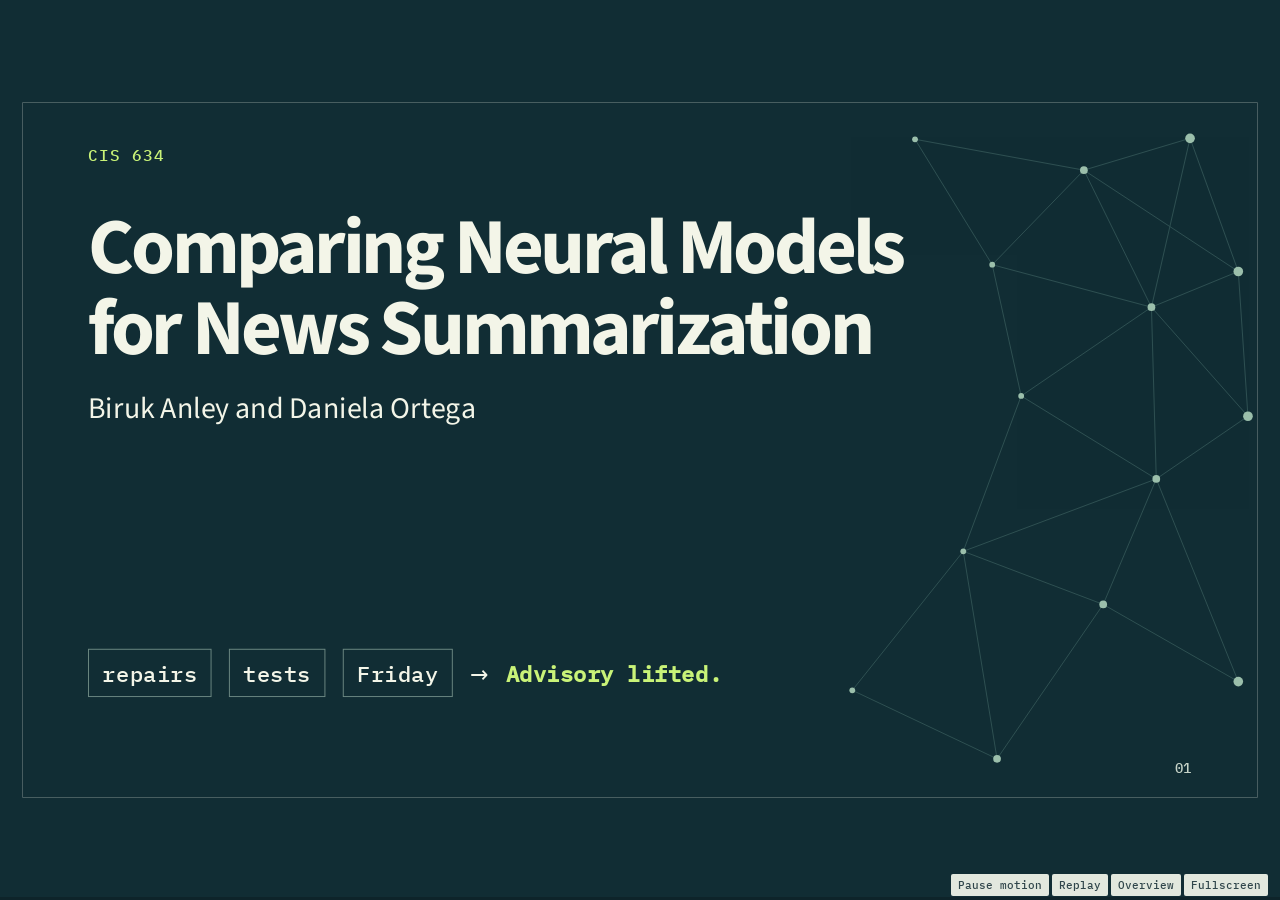
<file: presentation/web/index.html>
<!doctype html>
<html lang="en">
  <head>
    <meta charset="utf-8">
    <meta name="viewport" content="width=device-width, initial-scale=1">
    <meta name="description" content="An offline visual comparison of neural news summarizers.">
    <link rel="icon" href="data:,">
    <title>Comparing Neural Models for News Summarization</title>
    <link rel="stylesheet" href="vendor/reveal.css">
    <link rel="stylesheet" href="deck.css">
  </head>
  <body>
    <main class="reveal">
        <div class="slides">
        <section id="title" data-background-color="#112d34" aria-label="Comparing Neural Models for News Summarization">
            <div class="slide dark cover">
            <svg class="network" viewBox="0 0 1280 720" aria-hidden="true">
              <g stroke="#537c77" stroke-width="1" fill="none" opacity=".46">
                <path d="M925 38 L1100 70"/>
                <path d="M925 38 L1005 168"/>
                <path d="M1100 70 L1210 37"/>
                <path d="M1100 70 L1005 168"/>
                <path d="M1100 70 L1170 212"/>
                <path d="M1100 70 L1260 175"/>
                <path d="M1210 37 L1170 212"/>
                <path d="M1210 37 L1260 175"/>
                <path d="M1005 168 L1170 212"/>
                <path d="M1005 168 L1035 304"/>
                <path d="M1170 212 L1260 175"/>
                <path d="M1170 212 L1035 304"/>
                <path d="M1170 212 L1175 390"/>
                <path d="M1170 212 L1270 325"/>
                <path d="M1260 175 L1270 325"/>
                <path d="M1035 304 L1175 390"/>
                <path d="M1035 304 L975 465"/>
                <path d="M1175 390 L1270 325"/>
                <path d="M1175 390 L975 465"/>
                <path d="M1175 390 L1120 520"/>
                <path d="M1175 390 L1260 600"/>
                <path d="M975 465 L1120 520"/>
                <path d="M975 465 L860 609"/>
                <path d="M975 465 L1010 680"/>
                <path d="M1120 520 L1260 600"/>
                <path d="M1120 520 L1010 680"/>
                <path d="M860 609 L1010 680"/>
              </g>
              <circle class="pulse" style="animation-delay:-0s" cx="925" cy="38" r="3" fill="#9bbfab"/>
              <circle class="pulse" style="animation-delay:-1s" cx="1100" cy="70" r="4" fill="#9bbfab"/>
              <circle class="pulse" style="animation-delay:-2s" cx="1210" cy="37" r="5" fill="#9bbfab"/>
              <circle class="pulse" style="animation-delay:-3s" cx="1005" cy="168" r="3" fill="#9bbfab"/>
              <circle class="pulse" style="animation-delay:-0s" cx="1170" cy="212" r="4" fill="#9bbfab"/>
              <circle class="pulse" style="animation-delay:-1s" cx="1260" cy="175" r="5" fill="#9bbfab"/>
              <circle class="pulse" style="animation-delay:-2s" cx="1035" cy="304" r="3" fill="#9bbfab"/>
              <circle class="pulse" style="animation-delay:-3s" cx="1175" cy="390" r="4" fill="#9bbfab"/>
              <circle class="pulse" style="animation-delay:-0s" cx="1270" cy="325" r="5" fill="#9bbfab"/>
              <circle class="pulse" style="animation-delay:-1s" cx="975" cy="465" r="3" fill="#9bbfab"/>
              <circle class="pulse" style="animation-delay:-2s" cx="1120" cy="520" r="4" fill="#9bbfab"/>
              <circle class="pulse" style="animation-delay:-3s" cx="1260" cy="600" r="5" fill="#9bbfab"/>
              <circle class="pulse" style="animation-delay:-0s" cx="860" cy="609" r="3" fill="#9bbfab"/>
              <circle class="pulse" style="animation-delay:-1s" cx="1010" cy="680" r="4" fill="#9bbfab"/>
            </svg>
              <div class="foreground">
              <div class="kicker">CIS 634</div>
              <h1>Comparing Neural Models<br>for News Summarization</h1>
              <p class="byline">Biruk Anley and Daniela Ortega</p>
            </div>
            <div class="tokenstrip"><i>repairs</i><i>tests</i><i>Friday</i><span>→</span><strong>Advisory lifted.</strong></div>
            <footer><b>01</b></footer>
          </div>
        </section>
<section id="goals" data-background-color="#f8f7ef" aria-label="What survives compression?">
            <div class="slide">
            <div class="kicker">Research question</div>
            <h2>What survives compression?</h2>
            <p class="lead">Can a short summary preserve the news a reader came for?</p>
              <div class="goals">
              <div><strong>Compare</strong><span>Recurrent and attention-based encoder–decoders.</span></div>
              <div><strong>Build</strong><span>One local interface for complete news articles.</span></div>
              <div><strong>Evaluate</strong><span>Reference overlap, a Lead-3 baseline and a close reading.</span></div>
            </div>
            <footer><b>02</b></footer>
          </div>
        </section>
<section id="data" data-background-color="#f8f7ef" aria-label="One article, one set of highlights">
            <div class="slide">
            <div class="kicker">Corpus / CNN–DailyMail 3.0.0</div>
            <h2>One article, one set of highlights</h2>
              <div class="metrics">
              <div><strong>287,113</strong><span class="tag">training</span></div>
              <div><strong>13,368</strong><span class="tag">validation</span></div>
              <div><strong>11,490</strong><span class="tag">test</span></div>
            </div>
              <div class="cols pair">
                <div class="ruled">
                <div class="label">Article excerpt</div>
                <blockquote>“A spokesman for the team cited &#x27;prior family commitments&#x27; as the reason Brady, 37, didn&#x27;t attend the ceremony.”</blockquote>
              </div>
                <div class="ruled">
                <div class="label">Reference highlight</div>
                <blockquote>“Brady cited &#x27;prior family commitments&#x27; in bowing out of meeting with Obama .”</blockquote>
              </div>
            </div>
            <footer><b>03</b></footer>
          </div>
        </section>
<section id="preparation" data-background-color="#f8f7ef" aria-label="From article to model input">
            <div class="slide lstm">
            <div class="kicker">Preprocessing</div>
            <h2>From article to model input</h2>
            <svg class="schema" viewBox="0 0 1144 475" role="img" aria-label="Historical preparation, current inference and evaluation data flow">
              <text x="0" y="22" class="svlabel">HISTORICAL TRAINING RECIPE</text>
              <text x="0" y="59" class="hint">Stanford PTB → lowercase → released vocabulary · source 400 / target 100</text>
              <text x="0" y="109" class="svlabel">CURRENT APP INPUT  /  LSTM + TRANSFORMER</text>
              <rect x="0" y="128" width="200" height="74" rx="4" class="node tint"/>
              <text x="16" y="157" class="heavy">Article text</text>
              <text x="16" y="185" class="hint">quote normalization</text>
              <g class="fragment" data-fragment-index="0">
                <path d="M202 165 L233 165 m-9 -5 l9 5 -9 5" class="wire"/>
                <rect x="236" y="128" width="200" height="74" rx="4" class="node tint"/>
                <text x="252" y="157" class="heavy">Word tokens</text>
                <text x="252" y="185" class="hint">NLTK Treebank</text>
                <text x="0" y="233" class="svlabel">WORKED EXAMPLE / EARLIER FICTIONAL FIXTURE</text>
                <text x="0" y="262" class="heavy">“Riverton officials lifted…”</text>
                <g class="travel">
                  <text x="395" y="262" class="heavy">riverton · officials · lifted</text>
                </g>
                <path d="M344 254 L379 254 m-9 -5 l9 5 -9 5" class="wire"/>
              </g>
              <g class="fragment" data-fragment-index="1">
                <path d="M438 165 L469 165 m-9 -5 l9 5 -9 5" class="wire"/>
                <rect x="472" y="128" width="200" height="74" rx="4" class="node tint"/>
                <text x="488" y="157" class="heavy">Existing vocab</text>
                <text x="488" y="185" class="hint">word + copy map</text>
                <text x="0" y="310" class="hint">Illustrative word IDs: [81, 410, 92] + article-specific source map</text>
              </g>
              <g class="fragment" data-fragment-index="2">
                <path d="M674 165 L705 165 m-9 -5 l9 5 -9 5" class="wire"/>
                <rect x="708" y="128" width="200" height="74" rx="4" class="node tint"/>
                <text x="724" y="157" class="heavy">Input tensors</text>
                <text x="724" y="185" class="hint">torchtext · batch of 1</text>
                <path d="M910 165 L941 165 m-9 -5 l9 5 -9 5" class="wire"/>
                <rect x="944" y="128" width="200" height="74" rx="4" class="node tint"/>
                <text x="960" y="157" class="heavy">Model</text>
                <text x="960" y="185" class="hint">LSTM / Transformer</text>
                <text x="0" y="359" class="hint">Saved BART input prefix: [0, 32960, 1054, 503, 4639, 10, …] + mask</text>
              </g>
              <g class="fragment" data-fragment-index="3">
                <text x="0" y="419" class="svlabel">EVALUATION DATA HANDLING</text>
                <text x="0" y="455" class="hint">Article + original highlights → frozen IDs → SHA-256 text verification → ROUGE</text>
              </g>
            </svg>
            <footer><b>04</b></footer>
          </div>
        </section>
<section id="lstm" data-background-color="#f8f7ef" aria-label="LSTM">
            <div class="slide lstm">
            <div class="kicker">Architecture / Illustrative activity</div>
            <h2>LSTM</h2>
            <svg class="schema" viewBox="0 0 1144 430" role="img" aria-label="Two encoder directions, one decoder direction, source attention and copy">
              <text x="0" y="21" class="svlabel" text-anchor="start">SOURCE  /  BIDIRECTIONAL ENCODER</text>
              <text x="650" y="21" class="svlabel" text-anchor="start">SUMMARY  /  ONE-WAY DECODER</text>
              <g class="fragment" data-fragment-index="0">
                <g class="travel">
                  <rect x="0" y="44" width="150" height="45" rx="4" class="chip"/>
                  <text x="75.0" y="74.5" class="inverse" text-anchor="middle">Riverton</text>
                </g>
                <path d="M75 89 L75 123 M79.4 114.0 L75 123 L70.6 114.0" class="wire"/>
                <rect x="0" y="125" width="150" height="66" rx="4" class="node tint"/>
                <text x="75.0" y="156.0" class="heavy" text-anchor="middle">h₁</text>
                <text x="75.0" y="181.0" class="hint" text-anchor="middle">encoder output</text>
              </g>
              <g class="fragment" data-fragment-index="1">
                <g class="travel">
                  <rect x="178" y="44" width="150" height="45" rx="4" class="chip"/>
                  <text x="253.0" y="74.5" class="inverse" text-anchor="middle">officials</text>
                </g>
                <path d="M253 89 L253 123 M257.4 114.0 L253 123 L248.6 114.0" class="wire"/>
                <rect x="178" y="125" width="150" height="66" rx="4" class="node tint"/>
                <text x="253.0" y="156.0" class="heavy" text-anchor="middle">h₂</text>
                <text x="253.0" y="181.0" class="hint" text-anchor="middle">encoder output</text>
                <path d="M152 145 L176 145 M167.0 140.6 L176 145 L167.0 149.4" class="wire"/>
                <path d="M176 174 L152 174 M161.0 178.4 L152 174 L161.0 169.6" class="wire"/>
              </g>
              <g class="fragment" data-fragment-index="2">
                <g class="travel">
                  <rect x="356" y="44" width="150" height="45" rx="4" class="chip"/>
                  <text x="431.0" y="74.5" class="inverse" text-anchor="middle">lifted</text>
                </g>
                <path d="M431 89 L431 123 M435.4 114.0 L431 123 L426.6 114.0" class="wire"/>
                <rect x="356" y="125" width="150" height="66" rx="4" class="node tint"/>
                <text x="431.0" y="156.0" class="heavy" text-anchor="middle">h₃</text>
                <text x="431.0" y="181.0" class="hint" text-anchor="middle">encoder output</text>
                <path d="M330 145 L354 145 M345.0 140.6 L354 145 L345.0 149.4" class="wire"/>
                <path d="M354 174 L330 174 M339.0 178.4 L330 174 L339.0 169.6" class="wire"/>
              </g>
              <g class="fragment" data-fragment-index="2">
                <text x="0" y="320" class="heavy" text-anchor="start">hₜ  hidden output</text>
                <text x="0" y="354" class="hint" text-anchor="start">cₜ  cell memory carried through recurrence</text>
              </g>
              <g class="fragment" data-fragment-index="3">
                <rect x="650" y="44" width="430" height="70" rx="4" class="node tint"/>
                <text x="865.0" y="77.0" class="heavy" text-anchor="middle">Previous token + recurrent state</text>
                <text x="865.0" y="102.0" class="hint" text-anchor="middle">input-feeding LSTM decoder</text>
                <path d="M865 115 L865 155 M869.4 146.0 L865 155 L860.6 146.0" class="wire"/>
                <rect x="650" y="157" width="430" height="68" rx="4" class="node"/>
                <text x="865.0" y="189.0" class="heavy" text-anchor="middle">Decoder query → attention</text>
                <text x="865.0" y="214.0" class="hint" text-anchor="middle">weighted source context</text>
                <path d="M75 192 Q100 325 649 195" class="attn"/>
                <path d="M253 192 Q278 325 649 195" class="attn"/>
                <path d="M431 192 Q456 325 649 195" class="attn"/>
              </g>
              <g class="fragment" data-fragment-index="4">
                <path d="M865 226 L865 270 M869.4 261.0 L865 270 L860.6 261.0" class="wire"/>
                <rect x="650" y="272" width="430" height="66" rx="4" class="node tint"/>
                <text x="865.0" y="303.0" class="heavy" text-anchor="middle">Learned gate</text>
                <text x="865.0" y="328.0" class="hint" text-anchor="middle">vocabulary prediction + source copy</text>
                <path d="M865 340 L865 371 M869.4 362.0 L865 371 L860.6 362.0" class="wire"/>
                <g class="travel">
                  <rect x="743" y="374" width="245" height="45" rx="4" class="chip"/>
                  <text x="865.5" y="404.5" class="inverse" text-anchor="middle">Next summary token</text>
                </g>
              </g>
            </svg>
            <p class="fine">43M parameters · 128-d embeddings · 512-d hidden state · 1 encoder + 1 decoder layer</p>
            <footer><b>05</b></footer>
          </div>
        </section>
<section id="lstm-tradeoffs" data-background-color="#f8f7ef" aria-label="LSTM in practice">
            <div class="slide lstm">
            <div class="kicker">Architecture / LSTM</div>
            <h2>LSTM in practice</h2>
              <div class="contrast">
                <div class="underline">
                <div class="bigtype">43M</div>
                <div class="label">parameters</div>
                <p class="small spaced">Our smallest checkpoint. The encoder reads in both directions; the summary grows in one.</p>
              </div>
                <div>
                <article>
                  <h3>A route back to names</h3>
                  <p>Attention and copying let the decoder reuse words from the article.</p>
                </article>
                <article>
                  <h3>A supported detail can still miss the story</h3>
                  <p>The saved summary kept the schools reopening. It omitted the lifting of the advisory.</p>
                </article>
              </div>
            </div>
            <footer><b>06</b></footer>
          </div>
        </section>
<section id="transformer" data-background-color="#f8f7ef" aria-label="Transformer">
            <div class="slide transformer">
            <div class="kicker">Architecture / Illustrative activity</div>
            <h2>Transformer</h2>
            <svg class="schema" viewBox="0 0 1144 437" role="img" aria-label="Parallel source, causal decoder, cross-attention and next token">
              <text x="0" y="21" class="svlabel" text-anchor="start">ARTICLE POSITIONS  /  PARALLEL</text>
              <text x="650" y="21" class="svlabel" text-anchor="start">SUMMARY POSITIONS  /  AUTOREGRESSIVE</text>
              <g class="fragment" data-fragment-index="0">
                <g class="travel">
                  <rect x="0" y="44" width="155" height="45" rx="4" class="chip"/>
                  <text x="77.5" y="74.5" class="inverse" text-anchor="middle">Riverton</text>
                </g>
                <g class="travel">
                  <rect x="174" y="44" width="155" height="45" rx="4" class="chip"/>
                  <text x="251.5" y="74.5" class="inverse" text-anchor="middle">officials</text>
                </g>
                <g class="travel">
                  <rect x="348" y="44" width="155" height="45" rx="4" class="chip"/>
                  <text x="425.5" y="74.5" class="inverse" text-anchor="middle">lifted</text>
                </g>
                <text x="0" y="122" class="hint" text-anchor="start">Token embedding + position at each location</text>
              </g>
              <g class="fragment" data-fragment-index="1">
                <path d="M78 142 Q161 207 245 142" class="attn"/>
                <path d="M78 142 Q251 237 425 142" class="attn"/>
                <path d="M245 142 Q335 198 425 142" class="attn"/>
                <rect x="0" y="205" width="503" height="70" rx="4" class="node tint"/>
                <text x="251.5" y="238.0" class="heavy" text-anchor="middle">Encoder self-attention + feed-forward</text>
                <text x="251.5" y="263.0" class="hint" text-anchor="middle">4 encoder layers</text>
              </g>
              <g class="fragment" data-fragment-index="2">
                <rect x="650" y="44" width="455" height="76" rx="4" class="node tint"/>
                <text x="877.5" y="80.0" class="heavy" text-anchor="middle">Masked decoder self-attention</text>
                <text x="877.5" y="105.0" class="hint" text-anchor="middle">available summary prefix + positions</text>
                <path d="M878 121 L878 162 M882.4 153.0 L878 162 L873.6 153.0" class="wire"/>
              </g>
              <g class="fragment" data-fragment-index="3">
                <rect x="650" y="165" width="455" height="80" rx="4" class="node"/>
                <text x="877.5" y="203.0" class="heavy" text-anchor="middle">Cross-attention + feed-forward</text>
                <text x="877.5" y="228.0" class="hint" text-anchor="middle">decoder queries encoded source · 4 layers</text>
                <path d="M506 238 L646 204 M636.2 201.8 L646 204 L638.3 210.4" class="attn"/>
              </g>
              <g class="fragment" data-fragment-index="4">
                <path d="M878 247 L878 280 M882.4 271.0 L878 280 L873.6 271.0" class="wire"/>
                <rect x="650" y="283" width="455" height="72" rx="4" class="node tint"/>
                <text x="877.5" y="317.0" class="heavy" text-anchor="middle">Learned vocabulary / copy gate</text>
                <text x="877.5" y="342.0" class="hint" text-anchor="middle">final cross-attention supplies copy weights</text>
                <path d="M878 357 L878 383 M882.4 374.0 L878 383 L873.6 374.0" class="wire"/>
                <g class="travel">
                  <rect x="750" y="385" width="255" height="45" rx="4" class="chip"/>
                  <text x="877.5" y="415.5" class="inverse" text-anchor="middle">Next summary token</text>
                </g>
              </g>
            </svg>
            <p class="fine">81M parameters · 8 heads · 512-d states · 2,048-d feed-forward layers</p>
            <footer><b>07</b></footer>
          </div>
        </section>
<section id="transformer-tradeoffs" data-background-color="#f8f7ef" aria-label="Transformer in practice">
            <div class="slide transformer">
            <div class="kicker">Architecture / Transformer</div>
            <h2>Transformer in practice</h2>
              <div class="contrast">
                <div class="underline">
                <div class="bigtype">81M</div>
                <div class="label">parameters</div>
                <p class="small spaced">Source positions share information within each encoder layer.</p>
              </div>
                <div>
                <article>
                  <h3>Reach across a sentence</h3>
                  <p>Self-attention can connect a name with a distant action. All source positions in a layer can run together.</p>
                </article>
                <article>
                  <h3>Long articles still cost more</h3>
                  <p>Dense attention grows quadratically with source length. Each new summary token still depends on its prefix.</p>
                </article>
              </div>
            </div>
            <footer><b>08</b></footer>
          </div>
        </section>
<section id="pipeline" data-background-color="#f8f7ef" aria-label="Where a long article goes">
            <div class="slide">
            <div class="kicker">Application / full-article mode</div>
            <h2>Where a long article goes</h2>
            <svg class="schema" viewBox="0 0 1144 458" role="img" aria-label="Capacity check with direct and chunked paths, generation, merge and bounded consolidation">
              <rect x="0" y="42" width="249" height="76" rx="4" class="node"/>
              <text x="124.5" y="78.0" class="heavy" text-anchor="middle">Article + model</text>
              <text x="124.5" y="103.0" class="hint" text-anchor="middle">app input</text>
              <path d="M252 80 L297 80 M288.0 75.6 L297 80 L288.0 84.4" class="wire"/>
              <rect x="300" y="42" width="258" height="76" rx="4" class="node tint"/>
              <text x="429.0" y="78.0" class="heavy" text-anchor="middle">Count input tokens</text>
              <text x="429.0" y="103.0" class="hint" text-anchor="middle">selected tokenizer</text>
              <g class="fragment" data-fragment-index="0">
                <path d="M558 69 L646 45 M636.2 43.1 L646 45 L638.5 51.6" class="wire"/>
                <path d="M558 88 L646 160 M641.9 150.9 L646 160 L636.3 157.8" class="wire"/>
                <rect x="650" y="4" width="440" height="80" rx="4" class="node"/>
                <text x="870.0" y="42.0" class="heavy" text-anchor="middle">Fits → one pass</text>
                <text x="870.0" y="67.0" class="hint" text-anchor="middle">entire article</text>
                <rect x="650" y="128" width="440" height="76" rx="4" class="node"/>
                <text x="870.0" y="164.0" class="heavy" text-anchor="middle">Long → sentence-aware chunks</text>
                <text x="870.0" y="189.0" class="hint" text-anchor="middle">split oversized sentences safely</text>
              </g>
              <g class="fragment" data-fragment-index="1">
                <path d="M1093 44 L1124 44 M1115.0 39.6 L1124 44 L1115.0 48.4" class="wire"/>
                <path d="M1124 44 V238 H870" class="wire"/>
                <path d="M870 238 L870 262 M874.4 253.0 L870 262 L865.6 253.0" class="wire"/>
                <path d="M870 205 L870 237 M874.4 228.0 L870 237 L865.6 228.0" class="wire"/>
                <rect x="650" y="265" width="440" height="76" rx="4" class="node tint"/>
                <text x="870.0" y="301.0" class="heavy" text-anchor="middle">Generate for each input</text>
                <text x="870.0" y="326.0" class="hint" text-anchor="middle">model-specific deterministic search</text>
              </g>
              <g class="fragment" data-fragment-index="2">
                <path d="M647 303 L565 303 M574.0 307.4 L565 303 L574.0 298.6" class="wire"/>
                <rect x="300" y="265" width="260" height="76" rx="4" class="node"/>
                <text x="430.0" y="301.0" class="heavy" text-anchor="middle">Merge in order</text>
                <text x="430.0" y="326.0" class="hint" text-anchor="middle">deduplicate sentences</text>
                <path d="M298 303 L253 303 M262.0 307.4 L253 303 L262.0 298.6" class="wire"/>
                <rect x="0" y="265" width="249" height="76" rx="4" class="node tint"/>
                <text x="124.5" y="301.0" class="heavy" text-anchor="middle">Summary + stats</text>
                <text x="124.5" y="326.0" class="hint" text-anchor="middle">displayed in Gradio</text>
                <path d="M430 342 V375 H870" class="wire"/>
                <path d="M870 375 L870 343 M865.6 352.0 L870 343 L874.4 352.0" class="wire"/>
                <text x="430" y="402" class="hint" text-anchor="start">Oversized merge → bounded consolidation</text>
                <text x="0" y="448" class="heavy" text-anchor="start">Source spans are checked. What the summary preserves still needs a reader.</text>
              </g>
            </svg>
            <footer><b>09</b></footer>
          </div>
        </section>
<section id="protocol" data-background-color="#f8f7ef" aria-label="Evaluation on 250 articles">
            <div class="slide">
            <div class="kicker">Evaluation / full article</div>
            <h2>Evaluation on 250 articles</h2>
              <div class="contrast">
                <div class="underline">
                <div class="bigtype">250</div>
                <div class="label">fixed test articles</div>
                <p class="small spaced">Same articles and reference highlights for all five systems.</p>
              </div>
                <div>
                <article>
                  <h3>Full article</h3>
                  <p>Evaluate each system using the complete original news article.</p>
                </article>
                <article>
                  <h3>Four ROUGE measures</h3>
                  <p>Unigram and bigram overlap, sequence LCS and sentence-aware LCS.</p>
                </article>
              </div>
            </div>
            <div class="callout">ROUGE F1 × 100 measures reference overlap. Lead-3 extracts the first three sentences.</div>
            <footer><b>10</b></footer>
          </div>
        </section>
<section id="core" data-background-color="#f8f7ef" aria-label="LSTM, Transformer and Lead-3">
            <div class="slide">
            <div class="kicker">Results / 250 full articles</div>
            <h2>LSTM, Transformer and Lead-3</h2>
            <div class="label">Bars show unigram overlap (R-1) · all scores are ROUGE F1 × 100</div>
              <div class="chart">
                <div class="axis"><span class="tag">System</span>
                <div><span>0</span><span>10</span><span>20</span><span>30</span><span>40</span><span>50</span></div>
                <span class="metric-head">R-1</span>
                <span class="metric-head">R-2</span>
                <span class="metric-head">R-L</span>
                <span class="metric-head">R-Lsum</span>
              </div>
                <div class="chartline lstm"><strong>LSTM</strong>
                  <div class="rail">
                  <div class="bar" style="width:84.260000%"></div>
                </div>
                <output>42.13</output>
                <span class="score">19.26</span>
                <span class="score">28.17</span>
                <span class="score">39.08</span>
              </div>
                <div class="chartline transformer fragment" data-fragment-index="0"><strong>Transformer</strong>
                  <div class="rail">
                  <div class="bar" style="width:86.940000%"></div>
                </div>
                <output>43.47</output>
                <span class="score">20.58</span>
                <span class="score">30.12</span>
                <span class="score">40.63</span>
              </div>
                <div class="chartline lead-3 fragment" data-fragment-index="1"><strong>Lead-3</strong>
                  <div class="rail">
                  <div class="bar" style="width:77.440000%"></div>
                </div>
                <output>38.72</output>
                <span class="score">18.24</span>
                <span class="score">25.48</span>
                <span class="score">37.14</span>
              </div>
            </div>
              <div class="fragment" data-fragment-index="2">
              <div class="callout">LSTM and Transformer both beat Lead-3 across all four ROUGE measures.</div>
            </div>
            <footer><b>11</b></footer>
          </div>
        </section>
<section id="pretraining" data-background-color="#f8f7ef" aria-label="What did the larger models learn first?">
            <div class="slide">
            <div class="kicker">Context / pretrained systems</div>
            <h2>What did the larger models learn first?</h2>
              <div class="cols compare">
                <div class="bart underline">
                <h3>BART</h3>
                <div class="label">406M learned parameters</div>
                <p class="lead">Reconstruct damaged text.</p>
                <p class="small">Broad denoising pretraining, followed by CNN/DailyMail fine-tuning.</p>
              </div>
                <div class="pegasus underline">
                <h3>PEGASUS</h3>
                <div class="label">569M learned parameters</div>
                <p class="lead">Predict missing sentences.</p>
                <p class="small">Gap-sentence pretraining on C4 and HugeNews, then CNN/DailyMail fine-tuning.</p>
              </div>
            </div>
            <div class="callout">These released systems differ in size, pretraining, tokenization and decoding.</div>
            <footer><b>12</b></footer>
          </div>
        </section>
<section id="expanded" data-background-color="#f8f7ef" aria-label="The same articles, two more systems">
            <div class="slide">
            <div class="kicker">Results / 250 full articles</div>
            <h2>The same articles, two more systems</h2>
            <div class="label">Bars show unigram overlap (R-1) · all scores are ROUGE F1 × 100</div>
              <div class="chart">
                <div class="axis"><span class="tag">System</span>
                <div><span>0</span><span>10</span><span>20</span><span>30</span><span>40</span><span>50</span></div>
                <span class="metric-head">R-1</span>
                <span class="metric-head">R-2</span>
                <span class="metric-head">R-L</span>
                <span class="metric-head">R-Lsum</span>
              </div>
                <div class="chartline lstm"><strong>LSTM</strong>
                  <div class="rail">
                  <div class="bar" style="width:84.260000%"></div>
                </div>
                <output>42.13</output>
                <span class="score">19.26</span>
                <span class="score">28.17</span>
                <span class="score">39.08</span>
              </div>
                <div class="chartline transformer"><strong>Transformer</strong>
                  <div class="rail">
                  <div class="bar" style="width:86.940000%"></div>
                </div>
                <output>43.47</output>
                <span class="score">20.58</span>
                <span class="score">30.12</span>
                <span class="score">40.63</span>
              </div>
                <div class="chartline lead-3"><strong>Lead-3</strong>
                  <div class="rail">
                  <div class="bar" style="width:77.440000%"></div>
                </div>
                <output>38.72</output>
                <span class="score">18.24</span>
                <span class="score">25.48</span>
                <span class="score">37.14</span>
              </div>
                <div class="chartline bart fragment" data-fragment-index="0"><strong>BART</strong>
                  <div class="rail">
                  <div class="bar" style="width:92.360000%"></div>
                </div>
                <output>46.18</output>
                <span class="score">23.14</span>
                <span class="score">33.27</span>
                <span class="score">43.16</span>
              </div>
                <div class="chartline pegasus fragment" data-fragment-index="1"><strong>PEGASUS</strong>
                  <div class="rail">
                  <div class="bar" style="width:93.660000%"></div>
                </div>
                <output>46.83</output>
                <span class="score">23.76</span>
                <span class="score">33.91</span>
                <span class="score">43.85</span>
              </div>
            </div>
              <div class="fragment" data-fragment-index="2">
              <p class="readout">PEGASUS performs best. All neural models beat Lead-3 on every metric.</p>
            </div>
            <footer><b>13</b></footer>
          </div>
        </section>
<section id="demo" data-background-color="#112d34" aria-label="Live Demo">
            <div class="slide dark demo">
            <h2>Live Demo</h2>
            <footer><b>14</b></footer>
          </div>
        </section>
<section id="conclusion" data-background-color="#f8f7ef" aria-label="What we learned">
            <div class="slide ">
            <div class="kicker">Findings</div>
            <h2>What we learned</h2>
              <div class="learning">
              <p class="lead">PEGASUS leads all four ROUGE measures.</p>
              <p>All four neural models outperform Lead-3 on every metric.</p>
              <p class="learning-item">Fluent summaries can omit the main event.</p>
              <p class="learning-item">Content selection can fail with attention and copying.</p>
              <p class="learning-item">Processing every source span can still lose important facts.</p>
              <p class="learning-item">ROUGE and source-based reading examine different aspects of quality.</p>
            </div>
            <footer><b>15</b></footer>
          </div>
        </section>
<section id="attempts" data-background-color="#f8f7ef" aria-label="What we tried—and why we changed it">
            <div class="slide attempts">
            <div class="kicker">Engineering lessons</div>
            <h2>What we tried—and why we changed it</h2>
            <div class="attempt-head"><span>Attempt</span><span>Observation</span><span>Decision</span></div>
              <div class="attempt-row fragment" data-fragment-index="0">
              <div>Length targets</div>
              <div>Early EOS and similar outputs across targets.</div>
              <div>Removed the selector. Use natural checkpoint EOS.</div>
            </div>
              <div class="attempt-row fragment" data-fragment-index="1">
              <div>Repeated consolidation</div>
              <div>Extra passes could over-compress useful content.</div>
              <div>Return a fitting merge directly.</div>
            </div>
              <div class="attempt-row fragment" data-fragment-index="2">
              <div>400-token hard limit</div>
              <div>Treating 400 as capacity caused extra chunking.</div>
              <div>Use a guarded 1,024-token app window.</div>
            </div>
              <div class="attempt-row fragment" data-fragment-index="3">
              <div>Shared decoding overrides</div>
              <div>One shared profile changed native behavior.</div>
              <div>Restore model-specific search settings.</div>
            </div>
            <footer><b>16</b></footer>
          </div>
        </section>
<section id="full_article" data-background-color="#f8f7ef" aria-label="Final full-article results">
            <div class="slide">
            <div class="kicker">Appendix / benchmark</div>
            <h2>Final full-article results</h2>
            <p class="small">250 articles · final training evaluation</p>
            <table class="">
              <thead><tr><th>System</th><th>R-1</th><th>R-2</th><th>R-L</th><th>R-Lsum</th></tr></thead>
              <tbody><tr class="lead-3"><td>Lead-3</td><td>38.72</td><td>18.24</td><td>25.48</td><td>37.14</td></tr><tr class="lstm"><td>LSTM</td><td>42.13</td><td>19.26</td><td>28.17</td><td>39.08</td></tr><tr class="transformer"><td>Transformer</td><td>43.47</td><td>20.58</td><td>30.12</td><td>40.63</td></tr><tr class="bart"><td>BART</td><td>46.18</td><td>23.14</td><td>33.27</td><td>43.16</td></tr><tr class="pegasus"><td>PEGASUS</td><td>46.83</td><td>23.76</td><td>33.91</td><td>43.85</td></tr></tbody>
            </table>
            <p class="fine">R-1 / R-2: unigram / bigram overlap. R-L: longest common subsequence. R-Lsum: sentence-aware union of subsequences. All scores are F1 × 100.</p>
            <footer><b>17</b></footer>
          </div>
        </section>
<section id="recorded_full_article" data-background-color="#f8f7ef" aria-label="Earlier full-article benchmark">
            <div class="slide">
            <div class="kicker">Appendix / earlier repository results</div>
            <h2>Earlier full-article benchmark</h2>
            <p class="small">Original articles, model-specific processing windows.</p>
            <table class="">
              <thead>
                <tr>
                  <th>System</th>
                  <th>R-1</th>
                  <th>R-2</th>
                  <th>R-L</th>
                  <th>R-Lsum</th>
                  <th>Mean words</th>
                  <th>N / failed</th>
                </tr>
              </thead>
              <tbody>
                <tr class="lstm">
                  <td>LSTM</td>
                  <td>39.17</td>
                  <td>17.60</td>
                  <td>26.56</td>
                  <td>36.21</td>
                  <td>57.24</td>
                  <td>250 / 0</td>
                </tr>
                <tr class="transformer">
                  <td>Transformer</td>
                  <td>38.25</td>
                  <td>16.35</td>
                  <td>26.02</td>
                  <td>35.37</td>
                  <td>50.20</td>
                  <td>250 / 0</td>
                </tr>
                <tr class="lead-3">
                  <td>Lead-3</td>
                  <td>41.32</td>
                  <td>18.24</td>
                  <td>25.48</td>
                  <td>37.14</td>
                  <td>75.80</td>
                  <td>250 / 0</td>
                </tr>
                <tr class="bart">
                  <td>BART</td>
                  <td>43.25</td>
                  <td>20.30</td>
                  <td>29.24</td>
                  <td>40.47</td>
                  <td>78.37</td>
                  <td>250 / 0</td>
                </tr>
                <tr class="pegasus">
                  <td>PEGASUS</td>
                  <td>42.15</td>
                  <td>19.64</td>
                  <td>28.79</td>
                  <td>39.21</td>
                  <td>71.50</td>
                  <td>250 / 0</td>
                </tr>
              </tbody>
            </table>
            <p class="fine">R-1 / R-2: unigram / bigram overlap. R-L: longest common subsequence. R-Lsum: sentence-aware union of subsequences. All scores are F1 × 100.</p>
            <footer><b>18</b></footer>
          </div>
        </section>
<section id="common_input" data-background-color="#f8f7ef" aria-label="Earlier shared-prefix benchmark">
            <div class="slide">
            <div class="kicker">Appendix / earlier repository results</div>
            <h2>Earlier shared-prefix benchmark</h2>
            <p class="small">Same prefix for every system: ≤400 OpenNMT tokens and within both HF tokenizers’ capacities.</p>
            <table class="">
              <thead>
                <tr>
                  <th>System</th>
                  <th>R-1</th>
                  <th>R-2</th>
                  <th>R-L</th>
                  <th>R-Lsum</th>
                  <th>Mean words</th>
                  <th>N / failed</th>
                </tr>
              </thead>
              <tbody>
                <tr class="lstm">
                  <td>LSTM</td>
                  <td>38.72</td>
                  <td>17.38</td>
                  <td>26.62</td>
                  <td>35.81</td>
                  <td>48.69</td>
                  <td>250 / 0</td>
                </tr>
                <tr class="transformer">
                  <td>Transformer</td>
                  <td>38.59</td>
                  <td>17.14</td>
                  <td>26.64</td>
                  <td>35.42</td>
                  <td>45.96</td>
                  <td>250 / 0</td>
                </tr>
                <tr class="lead-3">
                  <td>Lead-3</td>
                  <td>41.32</td>
                  <td>18.24</td>
                  <td>25.48</td>
                  <td>37.14</td>
                  <td>75.80</td>
                  <td>250 / 0</td>
                </tr>
                <tr class="bart">
                  <td>BART</td>
                  <td>43.64</td>
                  <td>20.40</td>
                  <td>29.77</td>
                  <td>40.53</td>
                  <td>59.12</td>
                  <td>250 / 0</td>
                </tr>
                <tr class="pegasus">
                  <td>PEGASUS</td>
                  <td>42.62</td>
                  <td>19.99</td>
                  <td>29.54</td>
                  <td>39.72</td>
                  <td>54.47</td>
                  <td>250 / 0</td>
                </tr>
              </tbody>
            </table>
            <p class="fine">R-1 / R-2: unigram / bigram overlap. R-L: longest common subsequence. R-Lsum: sentence-aware union of subsequences. All scores are F1 × 100.</p>
            <footer><b>19</b></footer>
          </div>
        </section>
<section id="open-config" data-background-color="#f8f7ef" aria-label="Released OpenNMT checkpoints">
            <div class="slide">
            <div class="kicker">Appendix / provenance</div>
            <h2>Released OpenNMT checkpoints</h2>
            <table class="tight">
              <thead>
                <tr>
                  <th></th>
                  <th>LSTM</th>
                  <th>Transformer</th>
                </tr>
              </thead>
              <tbody>
                <tr class="learned parameters">
                  <td>Learned parameters</td>
                  <td>42,789,205</td>
                  <td>81,468,757</td>
                </tr>
                <tr class="encoder / decoder">
                  <td>Encoder / decoder</td>
                  <td>1 bidirectional / 1 input-feeding</td>
                  <td>4 / 4 Transformer layers</td>
                </tr>
                <tr class="representation">
                  <td>Representation</td>
                  <td>128-d embeddings; 512-d state</td>
                  <td>512-d model; 8 heads; FFN 2,048</td>
                </tr>
                <tr class="copy weights">
                  <td>Copy weights</td>
                  <td>MLP global attention</td>
                  <td>Final decoder cross-attention</td>
                </tr>
                <tr class="official release">
                  <td>Official release</td>
                  <td>ada6_bridge_oldcopy · epoch 20</td>
                  <td>sum_transformer · epoch 16</td>
                </tr>
              </tbody>
            </table>
            <p class="small">OpenNMT-py 0.2.1 · original download hashes recorded; inference-copy tensors and vocabularies verified.</p>
            <footer><b>20</b></footer>
          </div>
        </section>
<section id="hf-config" data-background-color="#f8f7ef" aria-label="Released pretrained checkpoints">
            <div class="slide">
            <div class="kicker">Appendix / provenance</div>
            <h2>Released pretrained checkpoints</h2>
            <table class="tight">
              <thead>
                <tr>
                  <th></th>
                  <th>BART</th>
                  <th>PEGASUS</th>
                </tr>
              </thead>
              <tbody>
                <tr class="checkpoint">
                  <td>Checkpoint</td>
                  <td>facebook/bart-large-cnn</td>
                  <td>google/pegasus-cnn_dailymail</td>
                </tr>
                <tr class="pinned revision">
                  <td>Pinned revision</td>
                  <td>37f520fa929c</td>
                  <td>40d588fdab0c</td>
                </tr>
                <tr class="learned parameters">
                  <td>Learned parameters</td>
                  <td>406,290,432</td>
                  <td>568,699,904</td>
                </tr>
                <tr class="layers / heads">
                  <td>Layers / heads</td>
                  <td>12 + 12 layers / 16 heads</td>
                  <td>16 + 16 layers / 16 heads</td>
                </tr>
                <tr class="positions / input">
                  <td>Positions / input</td>
                  <td>Learned / byte-level BPE</td>
                  <td>Fixed sinusoidal / SentencePiece</td>
                </tr>
              </tbody>
            </table>
            <p class="small">Both use 1,024-d states and a 1,024-position input limit including special tokens. PEGASUS learned count excludes fixed tables.</p>
            <footer><b>21</b></footer>
          </div>
        </section>
<section id="search" data-background-color="#f8f7ef" aria-label="How decoding stops">
            <div class="slide">
            <div class="kicker">Appendix / generation</div>
            <h2>How decoding stops</h2>
            <table class="tight">
              <thead>
                <tr>
                  <th>Model</th>
                  <th>Beam</th>
                  <th>Length penalty</th>
                  <th>Repeat handling</th>
                  <th>Initial / hard cap</th>
                </tr>
              </thead>
              <tbody>
                <tr class="lstm">
                  <td>LSTM</td>
                  <td>5</td>
                  <td>Wu 0.9</td>
                  <td>Block trigrams¹</td>
                  <td>100 / 256</td>
                </tr>
                <tr class="transformer">
                  <td>Transformer</td>
                  <td>5</td>
                  <td>Wu 0.9</td>
                  <td>Block trigrams¹</td>
                  <td>100 / 256</td>
                </tr>
                <tr class="bart">
                  <td>BART</td>
                  <td>4</td>
                  <td>2.0</td>
                  <td>Block trigrams</td>
                  <td>141 / 512 new</td>
                </tr>
                <tr class="pegasus">
                  <td>PEGASUS</td>
                  <td>8</td>
                  <td>0.8</td>
                  <td>Native setting: off</td>
                  <td>127 / 512 new</td>
                </tr>
              </tbody>
            </table>
            <p class="fine">Natural EOS, deterministic search. Short inputs lower the minimum. Missing EOS permits bounded retries. ¹ OpenNMT exempts the period and sentence tags; summary coverage penalty β = 5 is a beam-search setting.</p>
            <footer><b>22</b></footer>
          </div>
        </section>
<section id="history" data-background-color="#f8f7ef" aria-label="Why the length selector disappeared">
            <div class="slide">
            <div class="kicker">Appendix / experiments</div>
            <h2>Why the length selector disappeared</h2>
              <div class="goals">
              <div><strong>Length targets</strong><span>Short / Medium / Detailed and percentage goals were implementable. Early stopping and similar outputs made the targets unreliable.</span></div>
              <div><strong>Natural EOS</strong><span>The demo uses each checkpoint’s search profile. The older length API remains experimental.</span></div>
              <div><strong>Consolidation</strong><span>Fitting articles take one pass. A fitting merge avoids another lossy compression step.</span></div>
            </div>
            <footer><b>23</b></footer>
          </div>
        </section>
<section id="chunk-policy" data-background-color="#f8f7ef" aria-label="When a merge still exceeds capacity">
            <div class="slide">
            <div class="kicker">Appendix / application</div>
            <h2>When a merge still exceeds capacity</h2>
              <div class="goals">
              <div><strong>Split</strong><span>Pack sentence spans within the selected tokenizer’s window. Split oversized sentences and track all original spans.</span></div>
              <div><strong>Reduce</strong><span>Generate, merge in source order and remove exact repeated sentences. Re-plan an oversized merge.</span></div>
              <div><strong>Bound</strong><span>Require progress in words and tokens. Work and depth guards stop an unsuccessful request with a clear error.</span></div>
            </div>
            <footer><b>24</b></footer>
          </div>
        </section>
<section id="saved-lstm" data-background-color="#f8f7ef" aria-label="LSTM on Riverton">
            <div class="slide lstm">
            <div class="kicker">Appendix / fictional Riverton output</div>
            <h2>LSTM on Riverton</h2>
            <div class="label">359 input · 54 output tokens · one pass · EOS</div>
            <blockquote class="fullquote">the advisory had affected 18,000 residents since tuesday. water pressure dropped across several neighborhoods, creating a risk that contaminants could enter the distribution system. two schools closed wednesday because they could not provide sufficient drinking water, but reopened thursday after bottled supplies arrived.</blockquote>
            <footer><b>25</b></footer>
          </div>
        </section>
<section id="saved-transformer" data-background-color="#f8f7ef" aria-label="Transformer on Riverton">
            <div class="slide transformer">
            <div class="kicker">Appendix / fictional Riverton output</div>
            <h2>Transformer on Riverton</h2>
            <div class="label">359 input · 45 output tokens · one pass · EOS</div>
            <blockquote class="fullquote">the advisory had affected approximately 18,000 residents since tuesday. water pressure dropped across several neighborhoods, creating a risk that contaminants could enter the distribution system. the town will cover the expense through its emergency reserve.</blockquote>
            <footer><b>26</b></footer>
          </div>
        </section>
<section id="saved-bart" data-background-color="#f8f7ef" aria-label="BART on Riverton">
            <div class="slide bart">
            <div class="kicker">Appendix / fictional Riverton output</div>
            <h2>BART on Riverton</h2>
            <div class="label">405 input · 59 output tokens · one pass · EOS</div>
            <blockquote class="fullquote">A control valve failed during maintenance at the town’s main pumping station. Water pressure dropped across several neighborhoods, creating a risk that contaminants could enter the distribution system. Officials said the advisory was precautionary; contamination had not been confirmed. Two consecutive rounds of testing found no harmful bacteria.</blockquote>
            <footer><b>27</b></footer>
          </div>
        </section>
<section id="saved-pegasus" data-background-color="#f8f7ef" aria-label="PEGASUS on Riverton">
            <div class="slide pegasus">
            <div class="kicker">Appendix / fictional Riverton output</div>
            <h2>PEGASUS on Riverton</h2>
            <div class="label">368 input · 46 output tokens · one pass · EOS</div>
            <blockquote class="fullquote">Riverton officials lifted a boil-water advisory Friday morning. The advisory had affected approximately 18,000 residents since Tuesday. The disruption began when a control valve failed during maintenance at the town’s main pumping station.</blockquote>
            <footer><b>28</b></footer>
          </div>
        </section>
<section id="incident" data-background-color="#f8f7ef" aria-label="The duplicate display remains unresolved">
            <div class="slide">
            <div class="kicker">Appendix / diagnosis</div>
            <h2>The duplicate display remains unresolved</h2>
              <div class="goals">
              <div><strong>Reported</strong><span>The original LSTM and Transformer display strings were identical. Both matched the reproduced Transformer text.</span></div>
              <div><strong>Reproduced</strong><span>Direct, pipeline and fresh Gradio checks returned a distinct LSTM summary about the schools.</span></div>
              <div><strong>Unknown</strong><span>The original selected value and response were never captured together. The cause remains open.</span></div>
            </div>
            <footer><b>29</b></footer>
          </div>
        </section>
<section id="references" data-background-color="#f8f7ef" aria-label="Data, models and the overlap measure">
            <div class="slide">
            <div class="kicker">References / data and methods</div>
            <h2>Data, models and the overlap measure</h2>
              <div class="refs">
              <p>[1] Hermann et al. (2015), <i>Teaching Machines to Read and Comprehend.</i> NeurIPS. CNN/DailyMail 3.0.0 dataset card and Nallapati et al. (2016), CoNLL.</p>
              <p>[2] OpenNMT-py 0.2.1, <i>Summarization</i> recipe and released CNN/DailyMail LSTM and Transformer checkpoints.</p>
              <p>[3] Hochreiter &amp; Schmidhuber (1997), <i>Long Short-Term Memory.</i> Neural Computation 9(8). Bahdanau et al. (2015), ICLR, on attention.</p>
              <p>[4] Vaswani et al. (2017), <i>Attention Is All You Need.</i> NeurIPS.</p>
              <p>[5] Lin (2004), <i>ROUGE: A Package for Automatic Evaluation of Summaries.</i> ACL workshop. Google Research rouge-score implementation.</p>
            </div>
            <footer><b>30</b></footer>
          </div>
        </section>
<section id="references-pretraining" data-background-color="#f8f7ef" aria-label="Pretraining and project evidence">
            <div class="slide">
            <div class="kicker">References / pretraining and evidence</div>
            <h2>Pretraining and project evidence</h2>
              <div class="refs">
              <p>[6] Lewis et al. (2020), <i>BART: Denoising Sequence-to-Sequence Pre-training for Natural Language Generation, Translation, and Comprehension.</i> ACL. Released bart-large-cnn checkpoint.</p>
              <p>[7] Zhang et al. (2020), <i>PEGASUS: Pre-training with Extracted Gap-sentences for Abstractive Summarization.</i> ICML. Released Mixed &amp; Stochastic CNN/DailyMail checkpoint.</p>
              <p>Main charts use the supplied final training scores on 250 full articles. Earlier repository benchmarks remain in backup tables. Checkpoint manifests and app code document the implementations illustrated here.</p>
            </div>
            <footer><b>31</b></footer>
          </div>
        </section>
      </div>
    </main>
      <nav class="controlbar" aria-label="Presentation controls">
      <button id="pause-motion" type="button" aria-pressed="false">Pause motion</button>
      <button id="replay" type="button">Replay</button>
      <button id="overview" type="button">Overview</button>
      <button id="fullscreen" type="button">Fullscreen</button>
    </nav>
    <div id="print-deck" aria-hidden="true"></div>
    <script src="vendor/reveal.js"></script>
    <script src="deck.js"></script>
  </body>
</html>
</file>
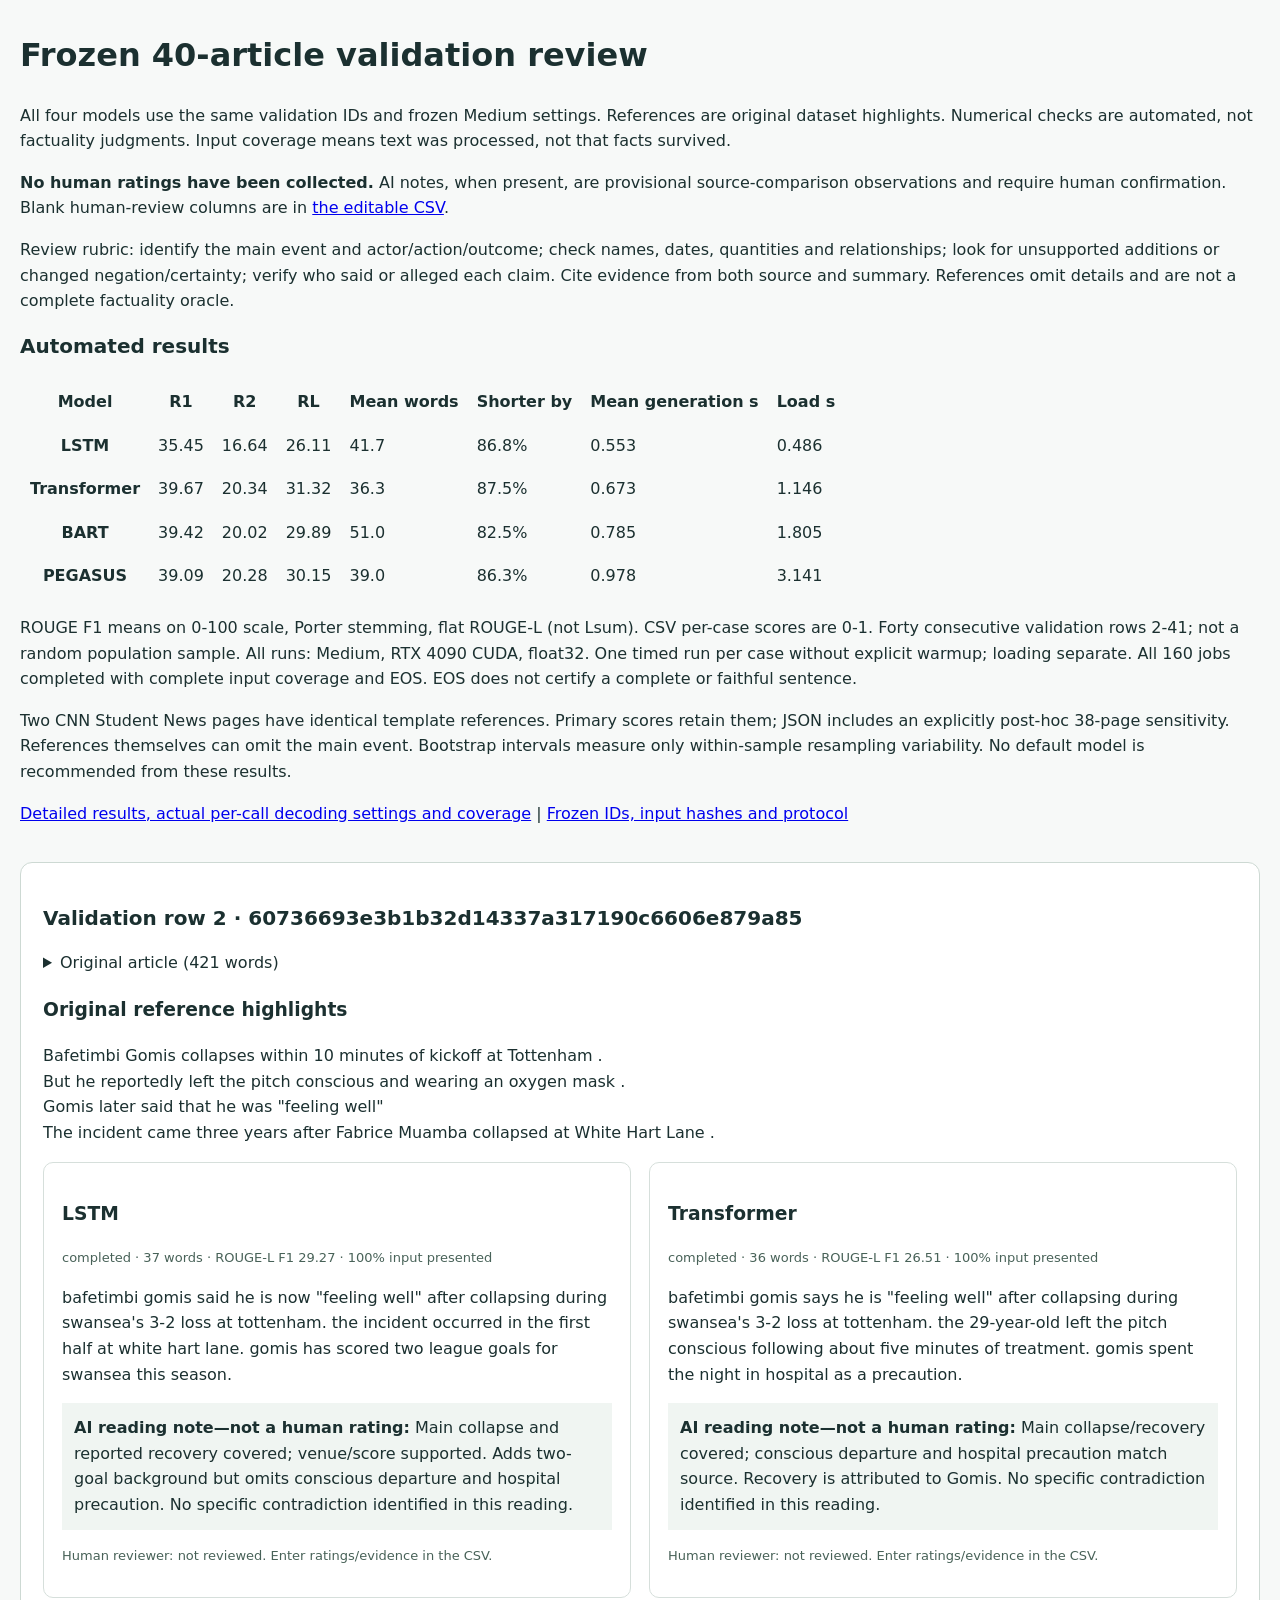
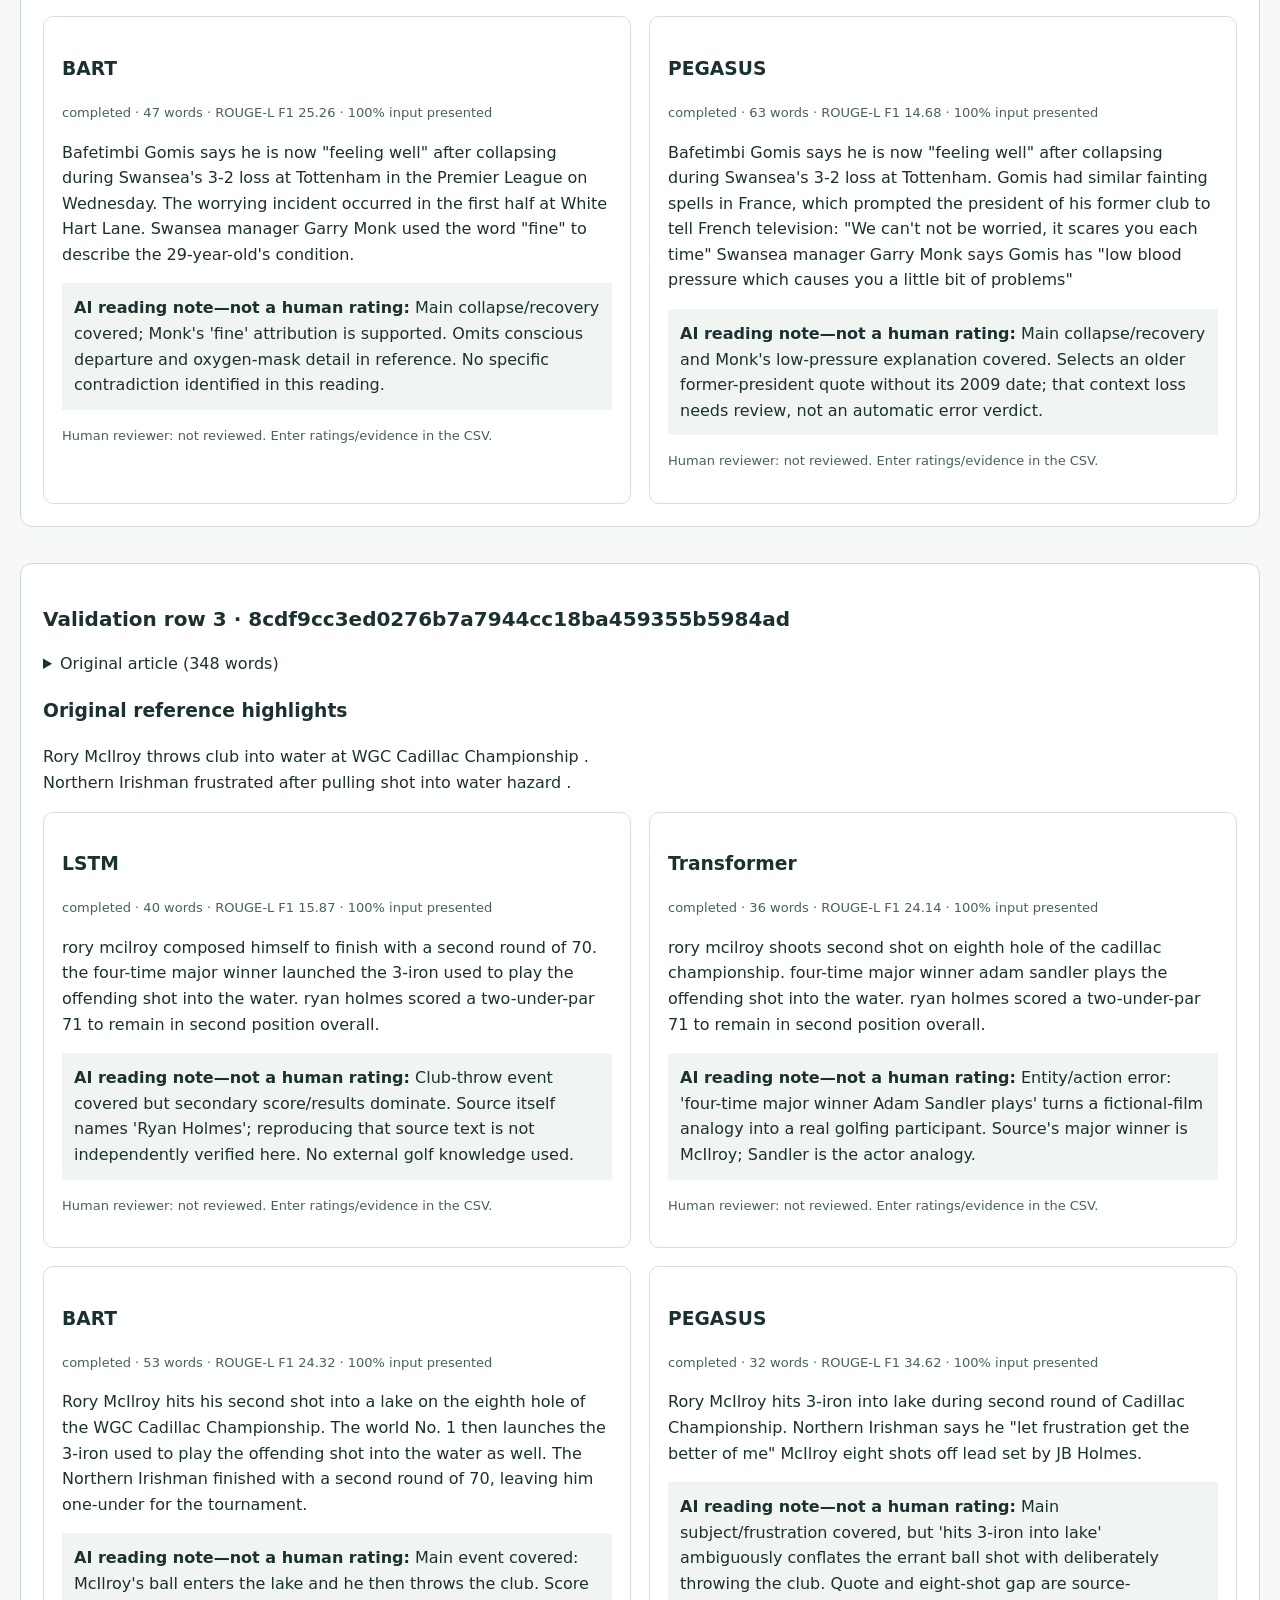
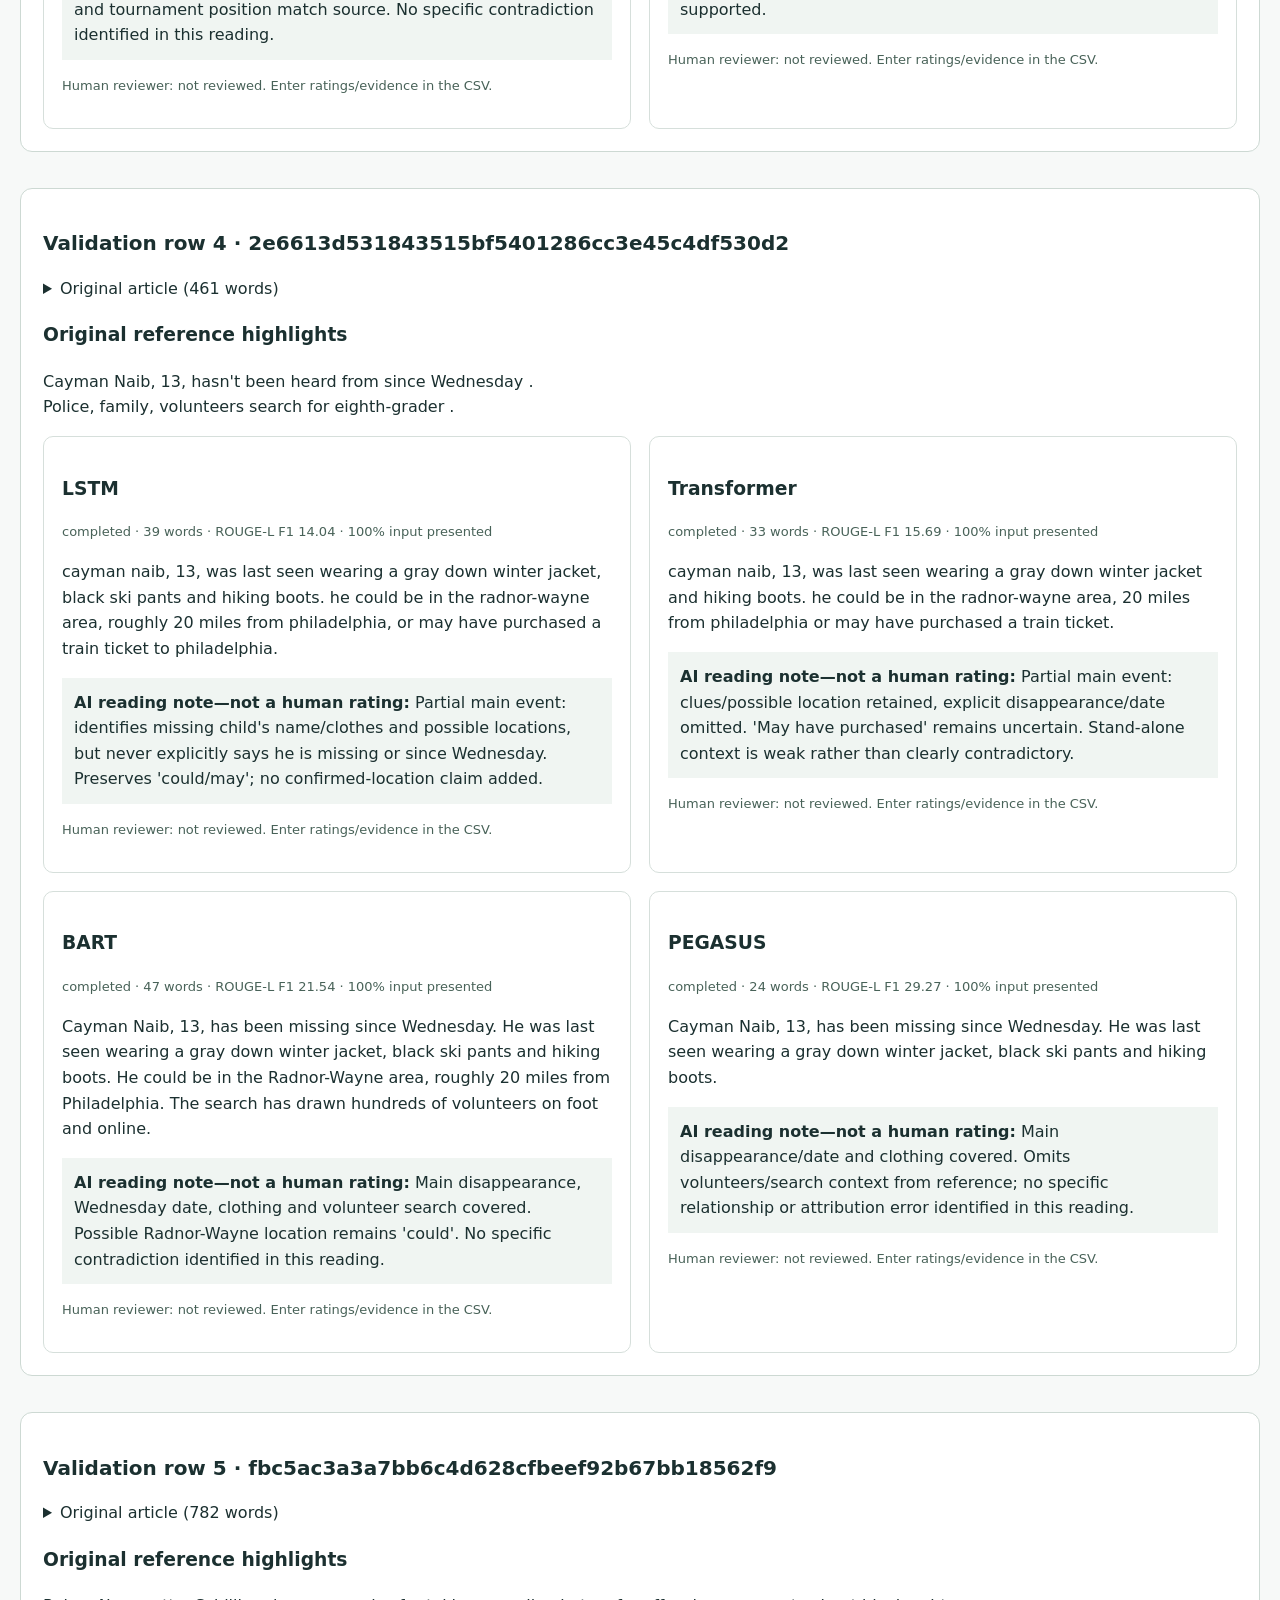
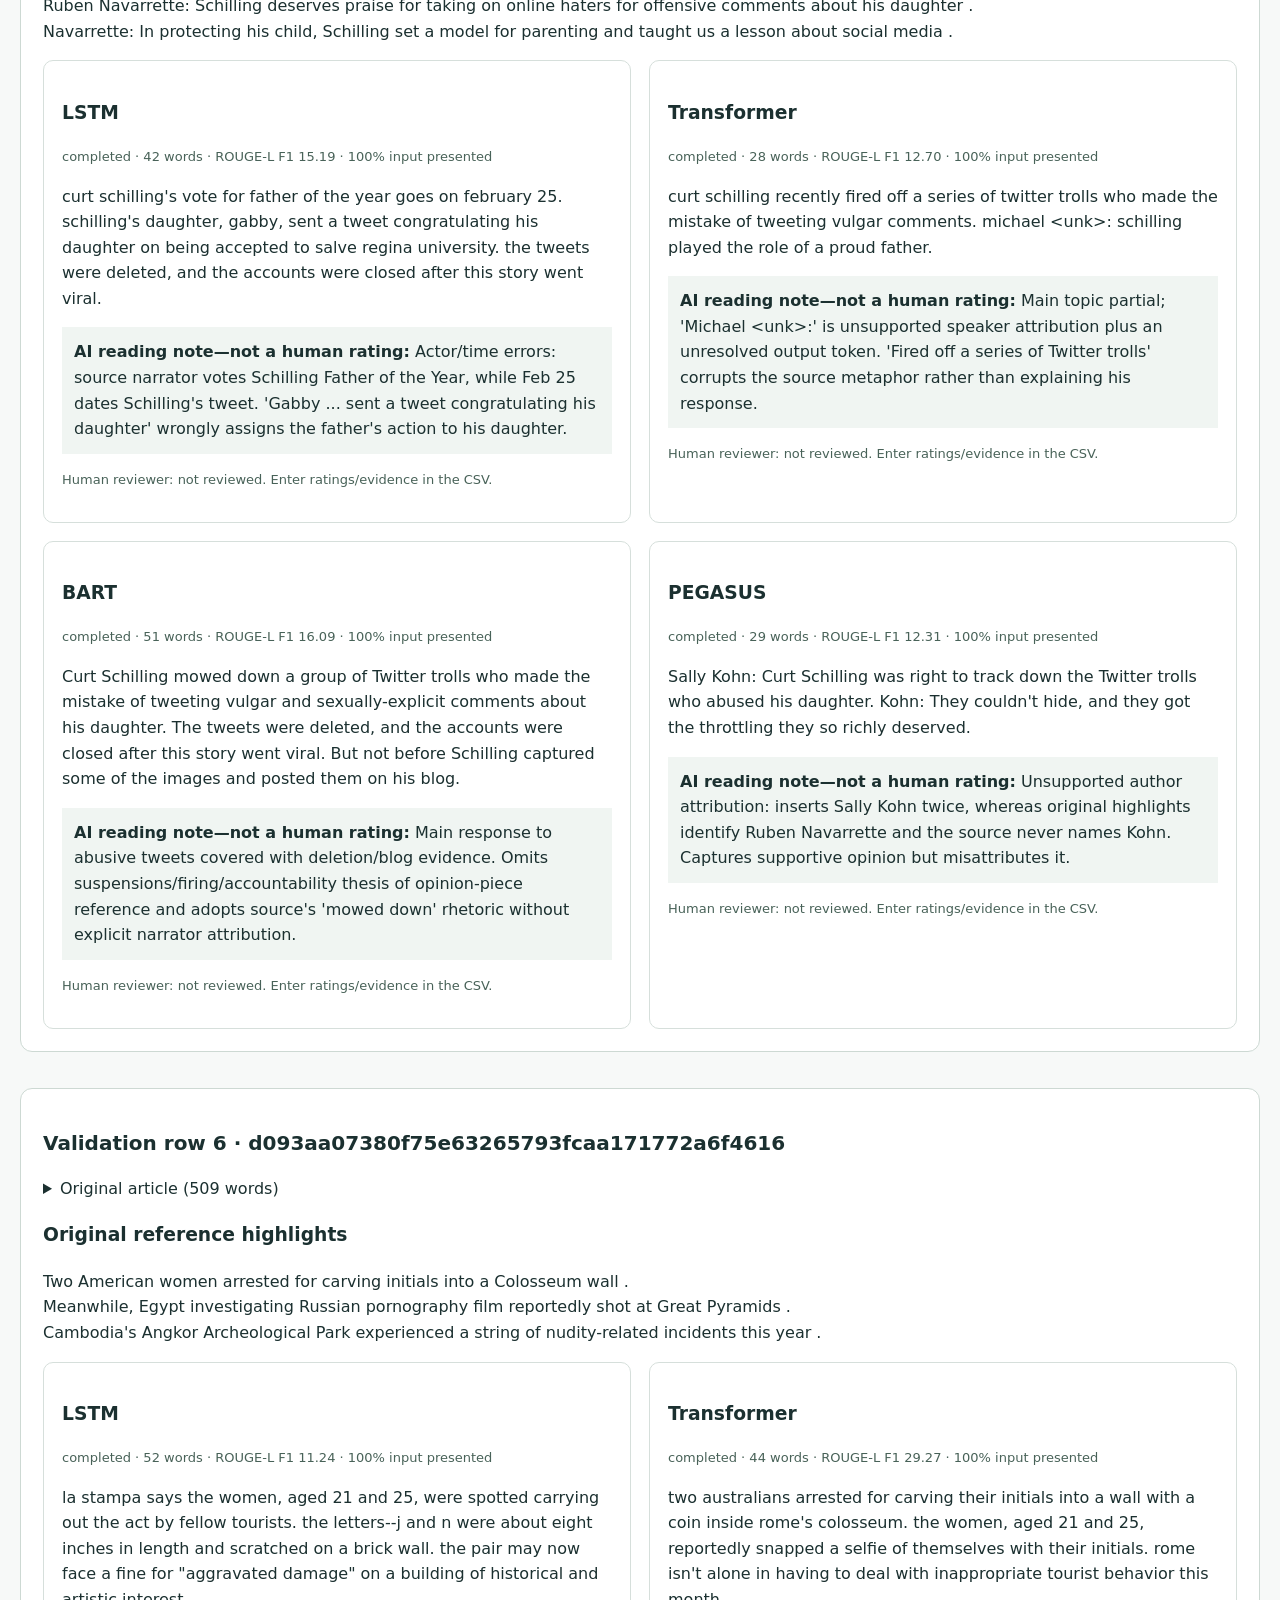
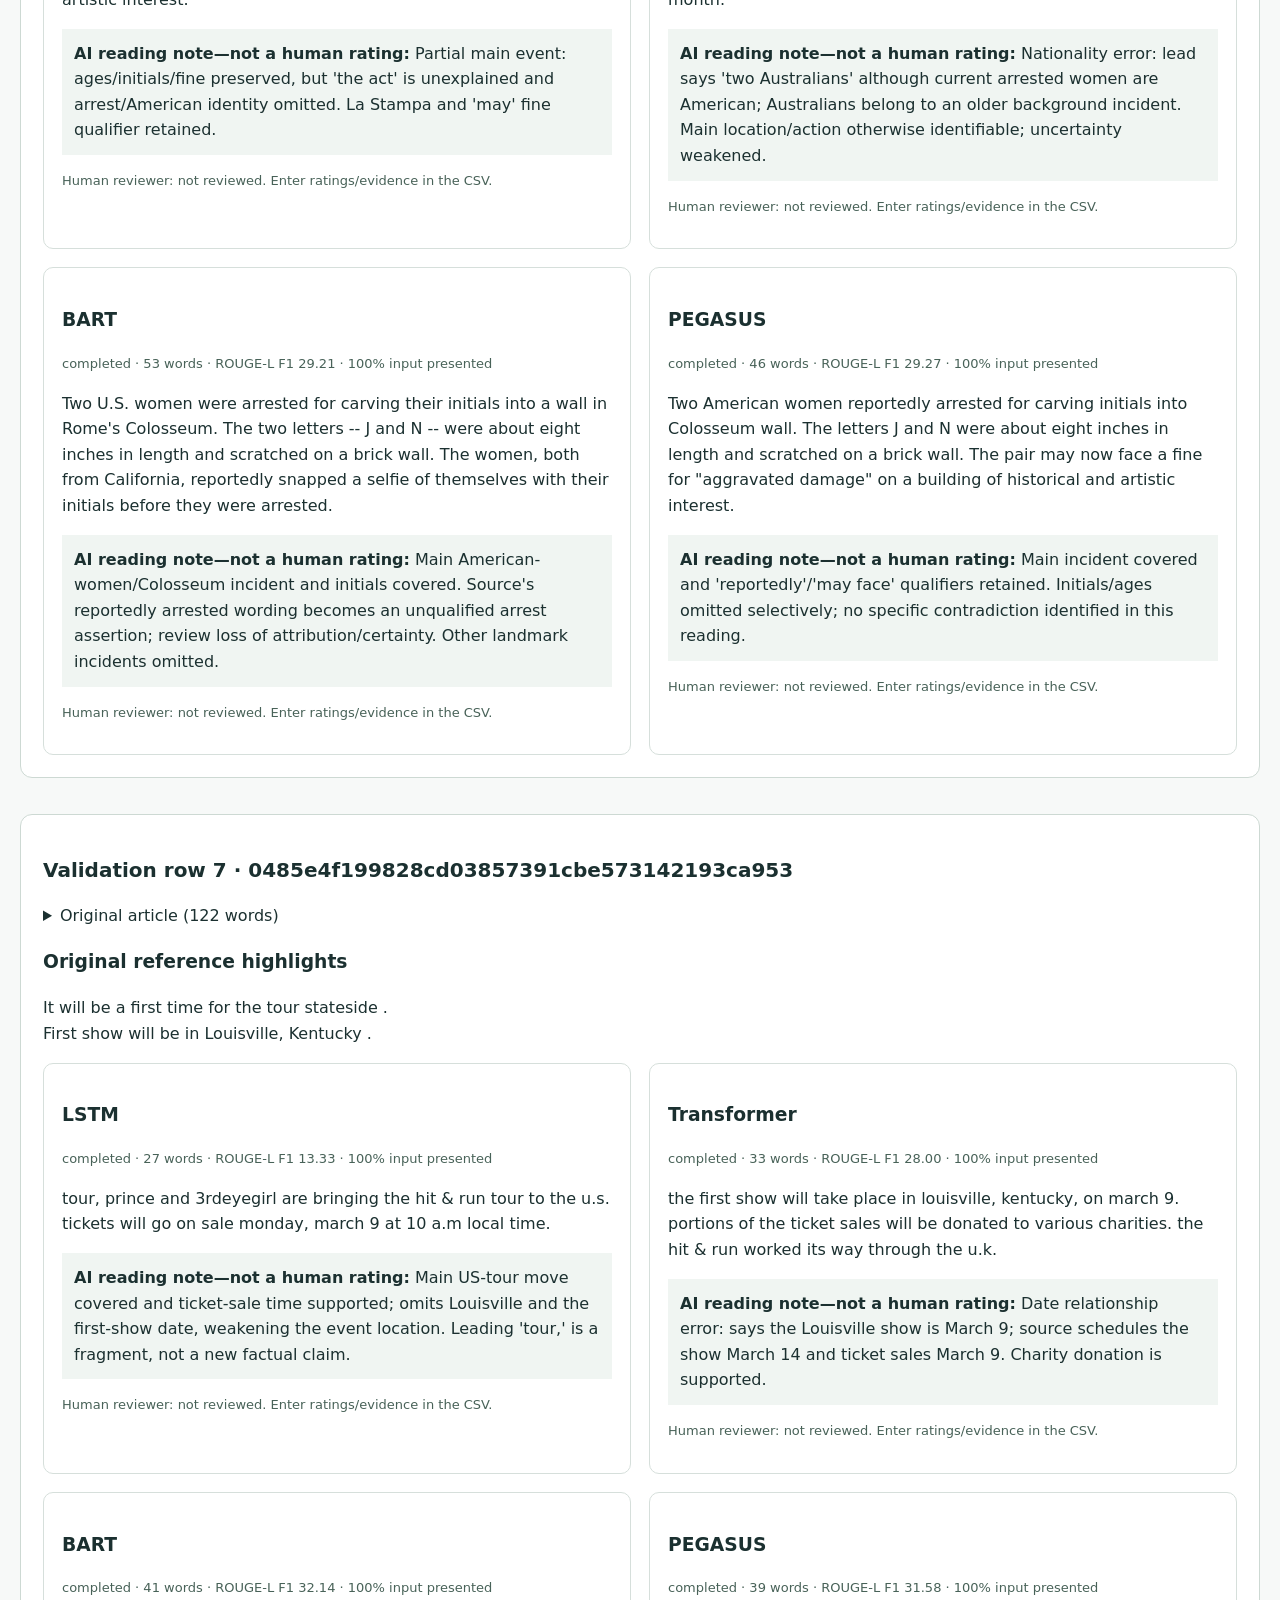
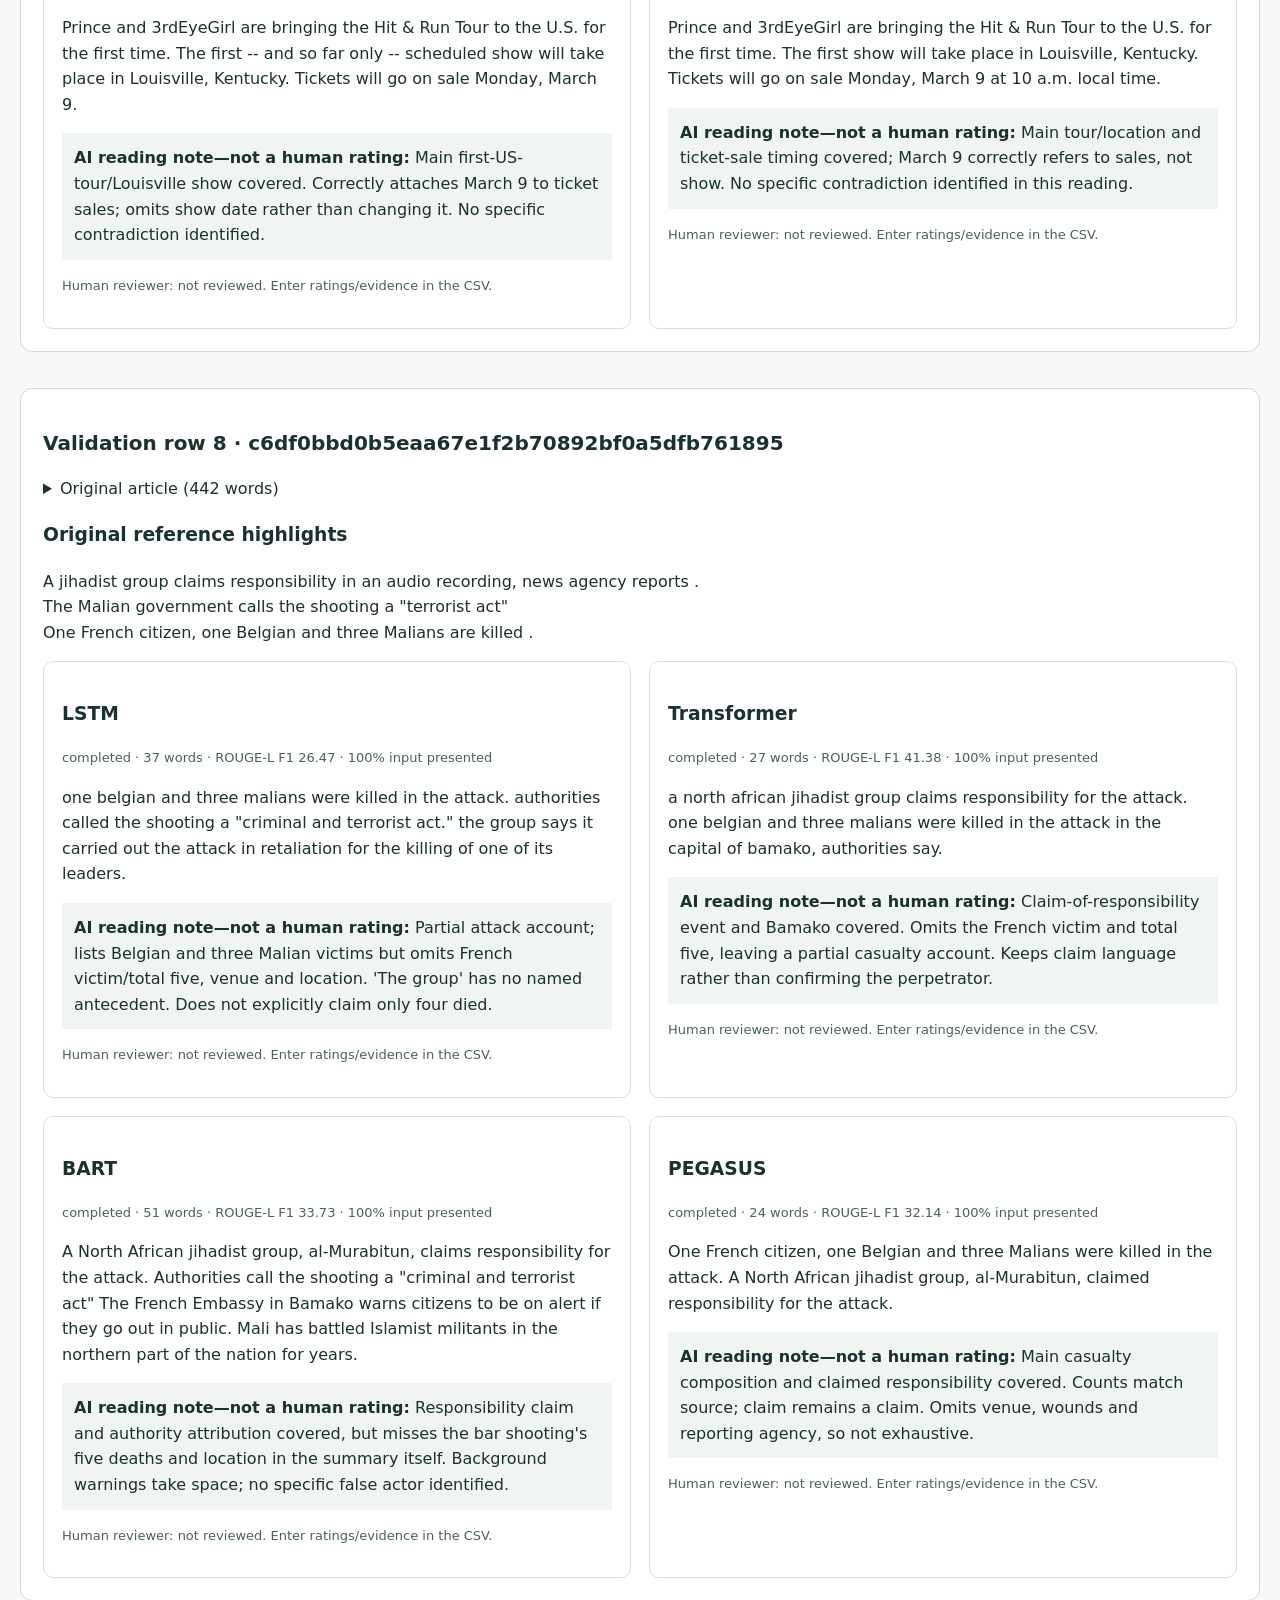
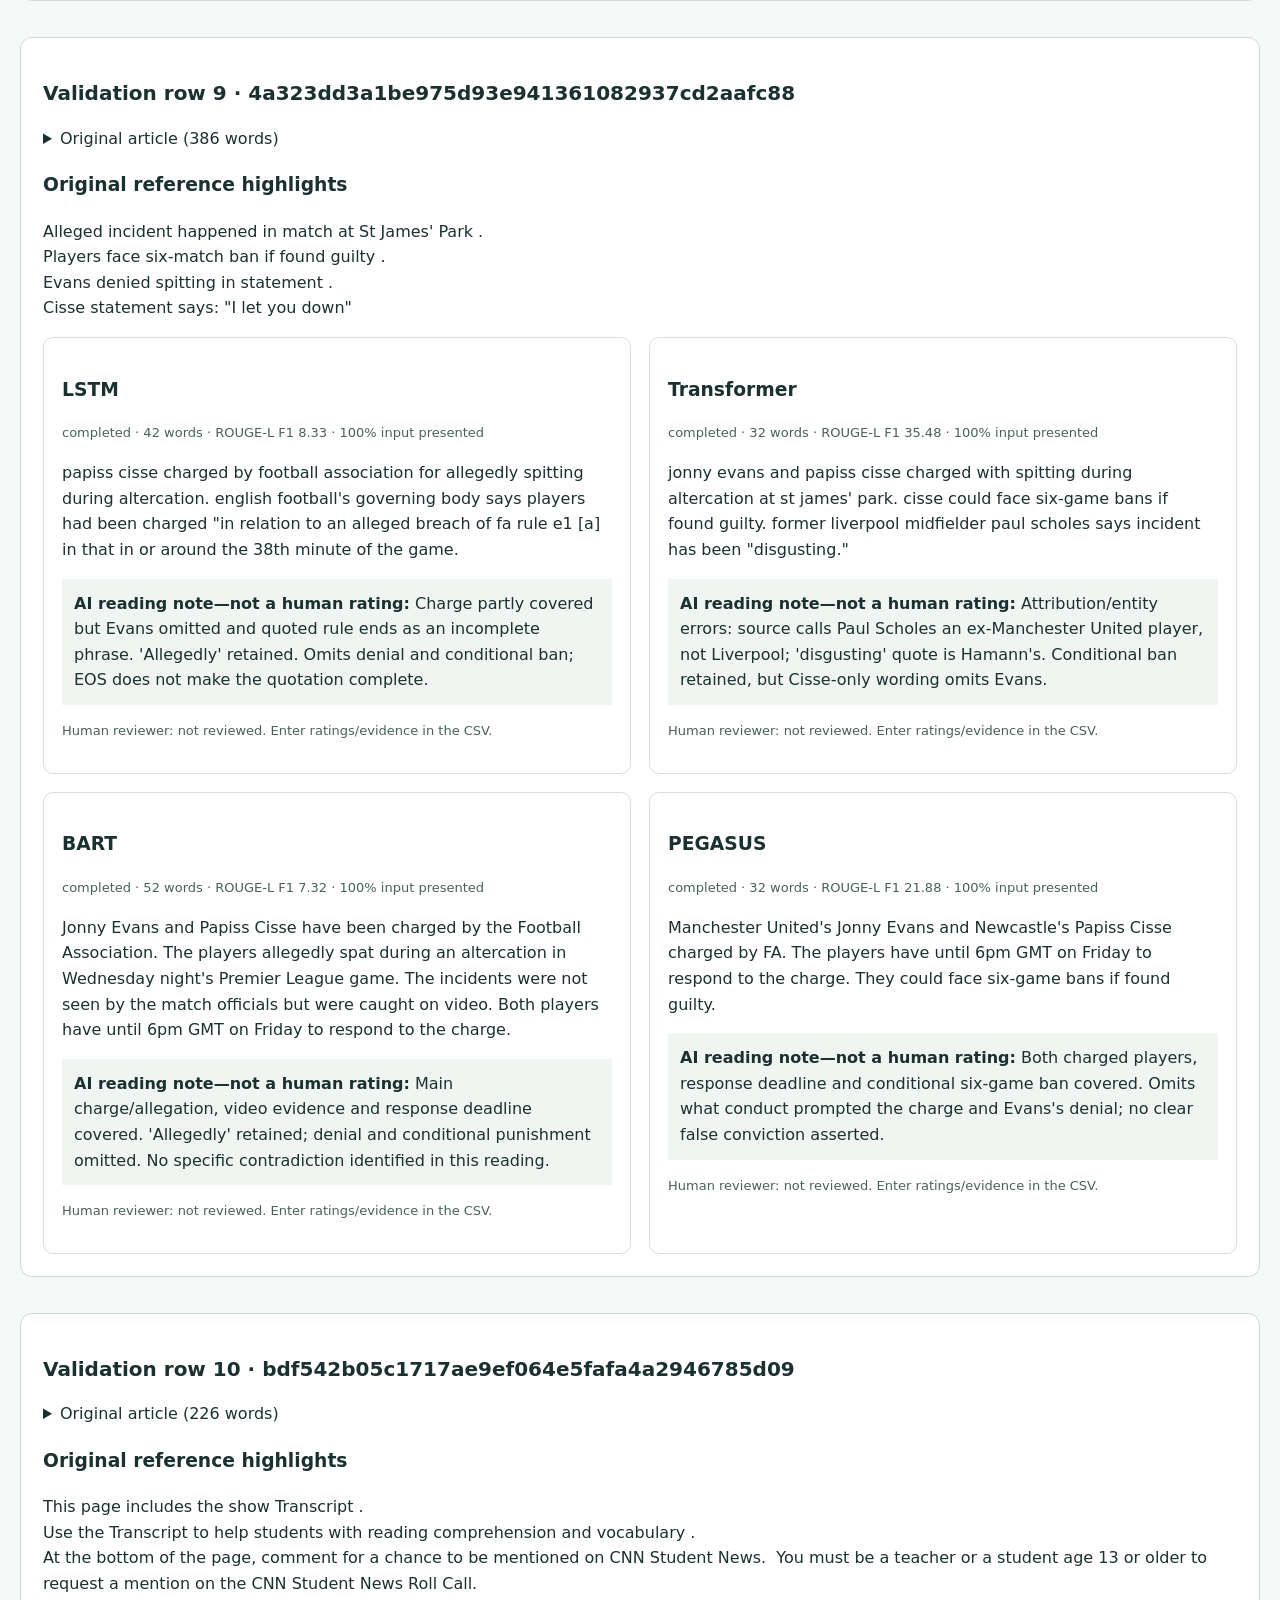
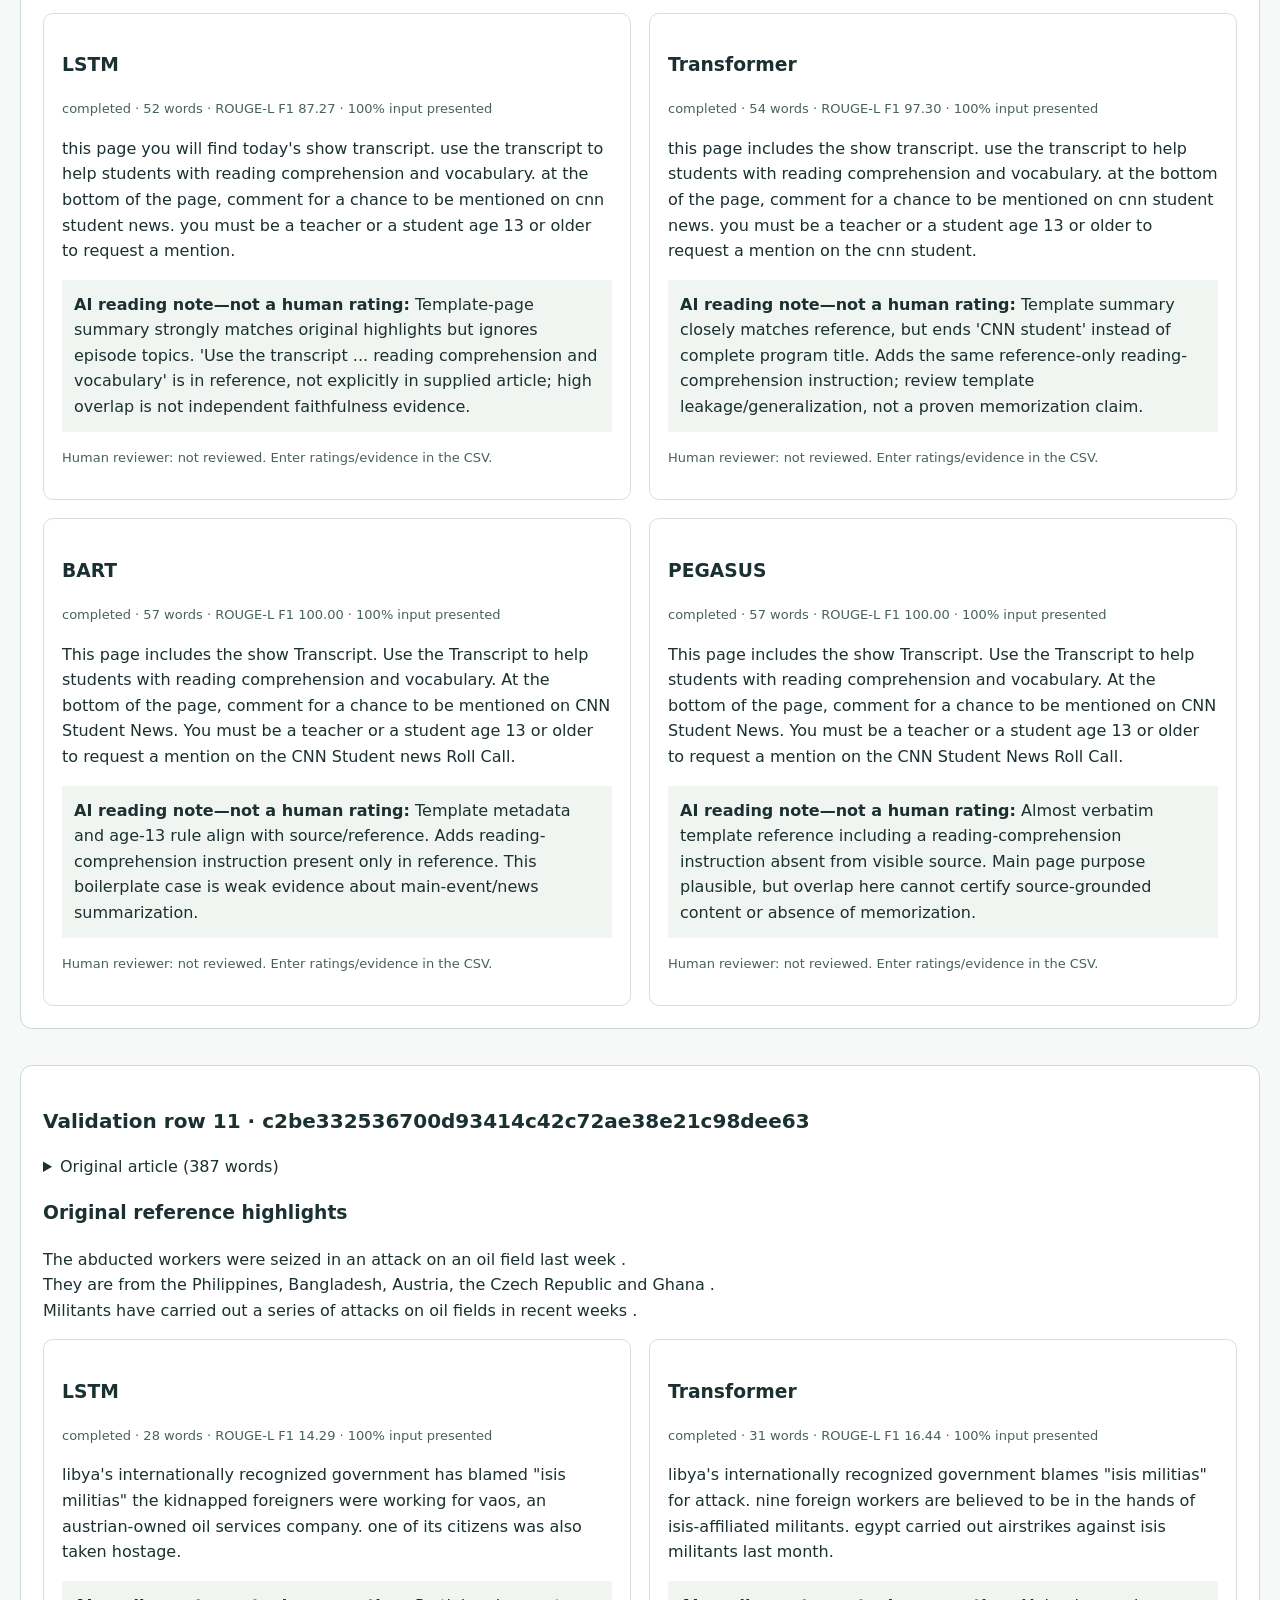
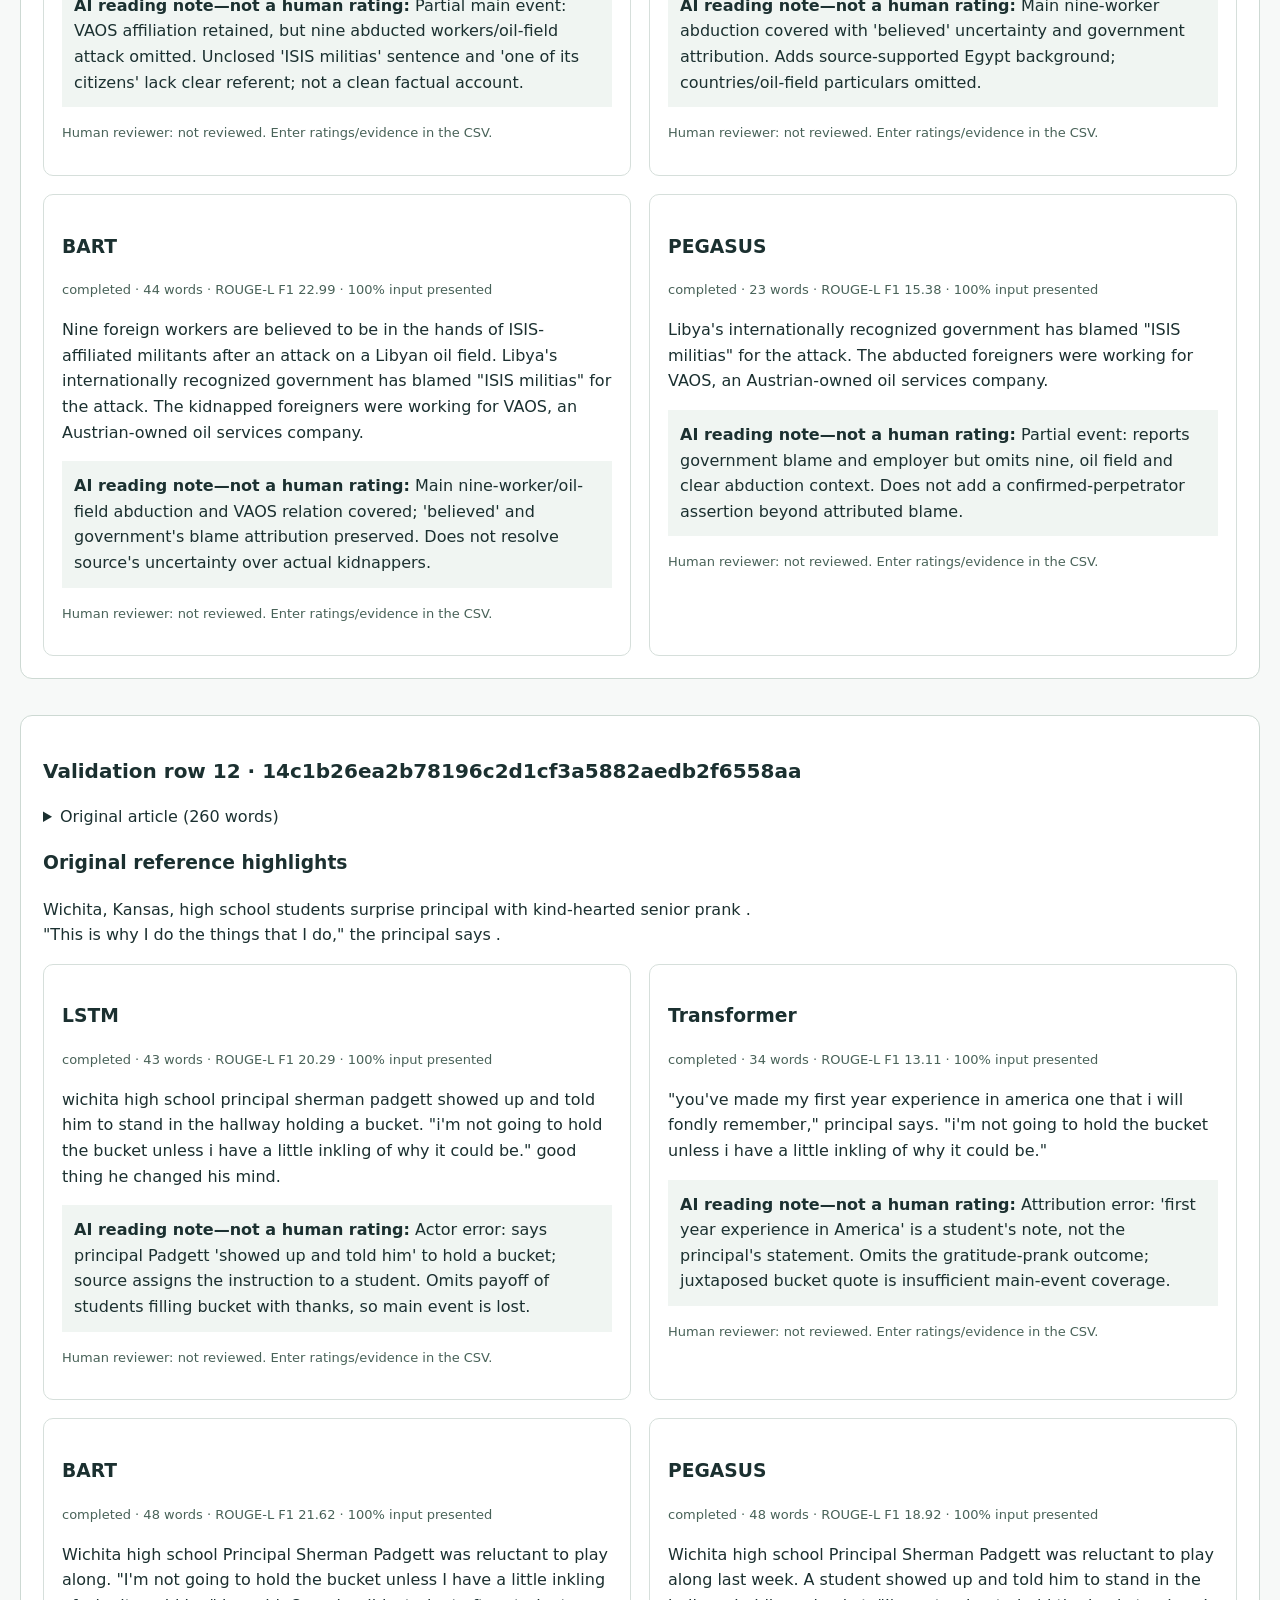
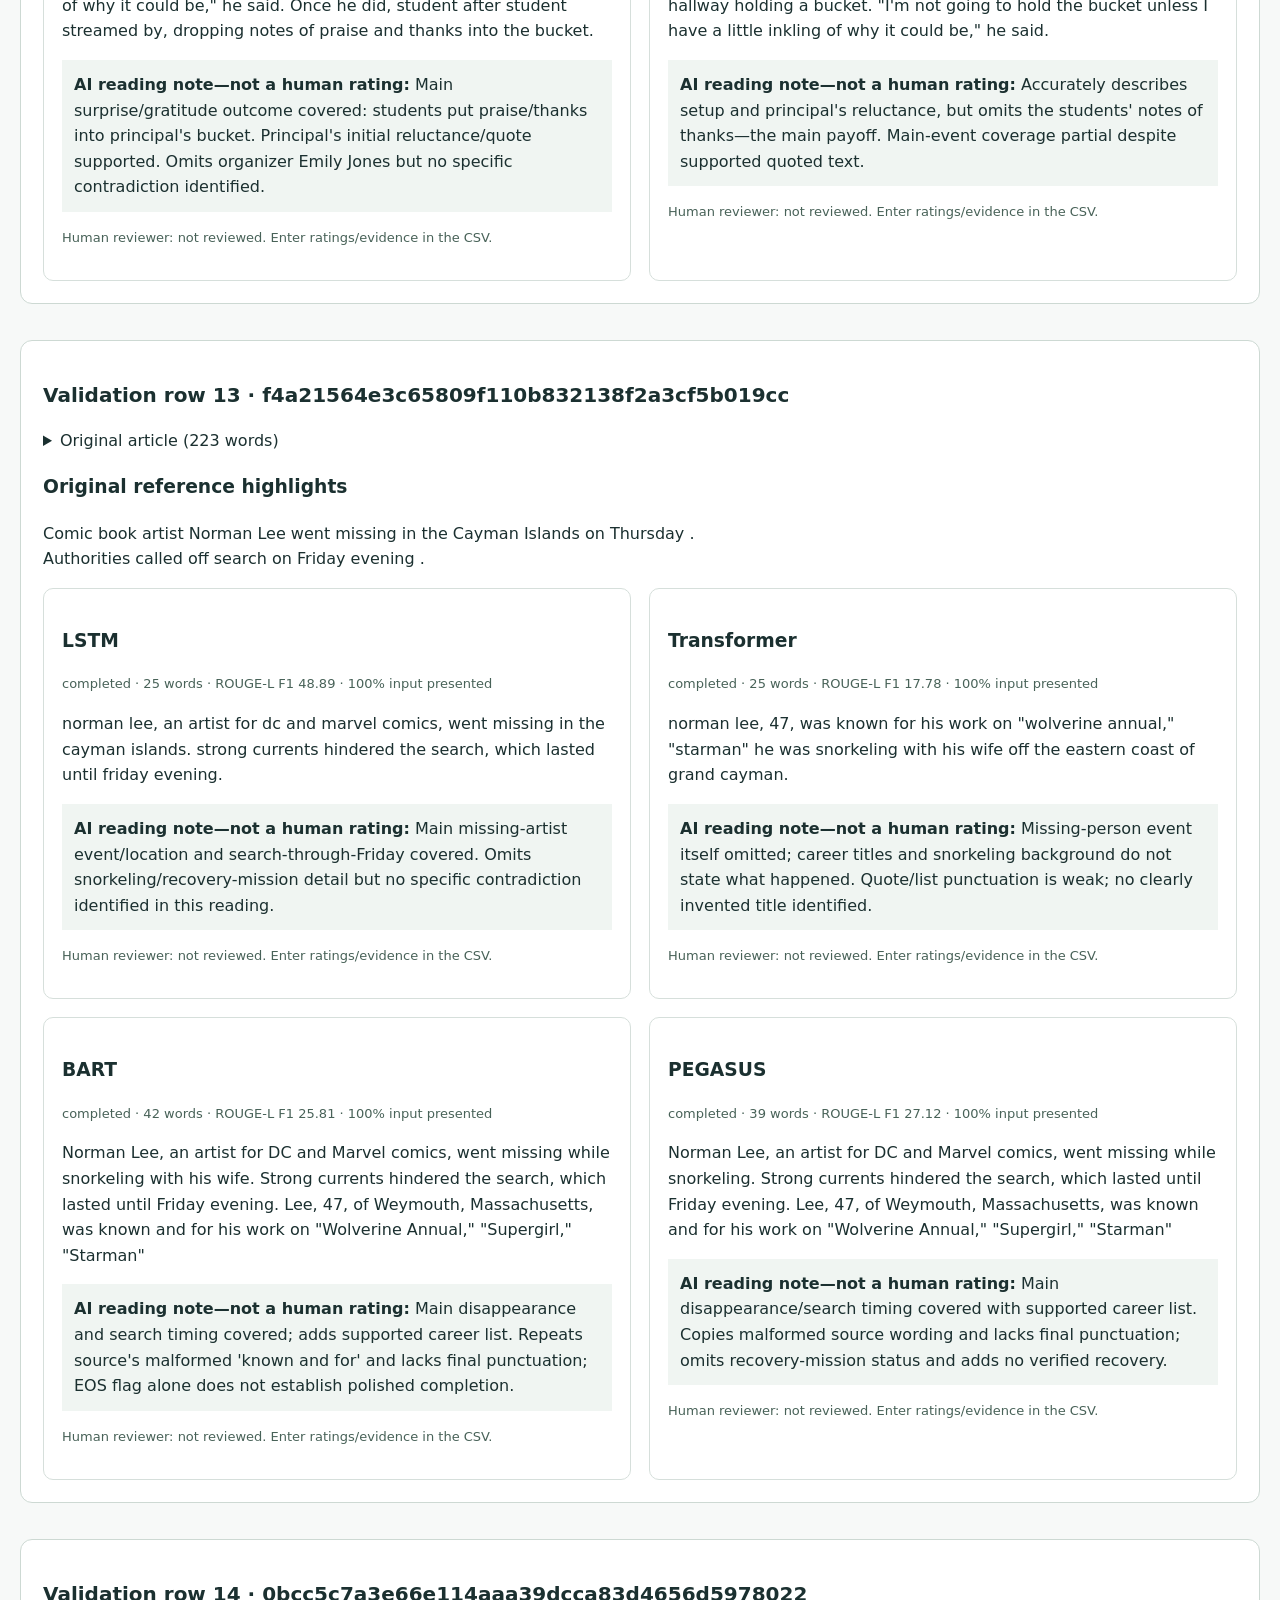
<file: reports/validation_40_review.html>
<!doctype html><html lang="en"><meta charset="utf-8"><meta name="viewport" content="width=device-width, initial-scale=1"><title>40-article validation review</title><style>body{font:16px/1.6 system-ui,sans-serif;max-width:1300px;margin:30px auto;padding:0 20px;color:#1b3030;background:#f7f9f8}article{margin:36px 0;padding:22px;border:1px solid #cdd9d3;background:white;border-radius:12px}.grid{display:grid;grid-template-columns:repeat(2,minmax(0,1fr));gap:18px}.card{padding:18px;border:1px solid #d6dfdb;border-radius:10px}.source{white-space:pre-wrap}.meta{font-size:13px;color:#486258}.note{background:#f0f5f2;padding:12px}summary{cursor:pointer}h2{overflow-wrap:anywhere;font-size:20px}@media(max-width:750px){.grid{grid-template-columns:1fr}}@media print{details>p{display:block}.grid{display:block}.card{break-inside:avoid}}</style><h1>Frozen 40-article validation review</h1><p>All four models use the same validation IDs and frozen Medium settings. References are original dataset highlights. Numerical checks are automated, not factuality judgments. Input coverage means text was processed, not that facts survived.</p><p><strong>No human ratings have been collected.</strong> AI notes, when present, are provisional source-comparison observations and require human confirmation. Blank human-review columns are in <a href="validation_40_review.csv">the editable CSV</a>.</p><p>Review rubric: identify the main event and actor/action/outcome; check names, dates, quantities and relationships; look for unsupported additions or changed negation/certainty; verify who said or alleged each claim. Cite evidence from both source and summary. References omit details and are not a complete factuality oracle.</p><h2>Automated results</h2><table cellpadding="8"><thead><tr><th>Model</th><th>R1</th><th>R2</th><th>RL</th><th>Mean words</th><th>Shorter by</th><th>Mean generation s</th><th>Load s</th></tr></thead><tbody><tr><th>LSTM</th><td>35.45</td><td>16.64</td><td>26.11</td><td>41.7</td><td>86.8%</td><td>0.553</td><td>0.486</td></tr><tr><th>Transformer</th><td>39.67</td><td>20.34</td><td>31.32</td><td>36.3</td><td>87.5%</td><td>0.673</td><td>1.146</td></tr><tr><th>BART</th><td>39.42</td><td>20.02</td><td>29.89</td><td>51.0</td><td>82.5%</td><td>0.785</td><td>1.805</td></tr><tr><th>PEGASUS</th><td>39.09</td><td>20.28</td><td>30.15</td><td>39.0</td><td>86.3%</td><td>0.978</td><td>3.141</td></tr></tbody></table><p>ROUGE F1 means on 0-100 scale, Porter stemming, flat ROUGE-L (not Lsum). CSV per-case scores are 0-1. Forty consecutive validation rows 2-41; not a random population sample. All runs: Medium, RTX 4090 CUDA, float32. One timed run per case without explicit warmup; loading separate. All 160 jobs completed with complete input coverage and EOS. EOS does not certify a complete or faithful sentence.</p><p>Two CNN Student News pages have identical template references. Primary scores retain them; JSON includes an explicitly post-hoc 38-page sensitivity. References themselves can omit the main event. Bootstrap intervals measure only within-sample resampling variability. No default model is recommended from these results.</p><p><a href="validation_40_results.json">Detailed results, actual per-call decoding settings and coverage</a> | <a href="validation_40_manifest.json">Frozen IDs, input hashes and protocol</a></p><article id="row-2"><h2>Validation row 2 · 60736693e3b1b32d14337a317190c6606e879a85</h2><details><summary>Original article (421 words)</summary><p class="source">(CNN)French striker Bafetimbi Gomis, who has a history of fainting, said he is now &quot;feeling well&quot; after collapsing during Swansea&#x27;s 3-2 loss at Tottenham in the Premier League on Wednesday. The worrying incident occurred in the first half at White Hart Lane -- after Tottenham scored in the seventh minute -- but the 29-year-old left the pitch conscious following about five minutes of treatment. The Guardian added that he was wearing an oxygen mask. Play was temporarily stopped before resuming. As the match progressed, Swansea tweeted that Gomis was &quot;fine,&quot; with manager Garry Monk using the same word to describe Gomis&#x27; condition. Gomis spent the night in hospital as a precaution, Swansea said on its website. &quot;I wanted to reassure you concerning my health,&quot; Gomis told the website. &quot;It actually looks much scarier than it is physically dangerous, and I am feeling well now. &quot;I have been under a great deal of stress and fatigue due to my father&#x27;s health, which requires me to go back and forth from France. &quot;I was disappointed that I couldn&#x27;t help my team tonight, but now everything is back in order. I also want to thank everyone for their support and get well messages.&quot; Gomis had similar fainting spells in France, which prompted the president of his former club, Jean-Michel Aulas of Lyon, to tell French television in 2009: &quot;We can&#x27;t not be worried, it scares you each time.&quot; Swansea ran tests on Gomis, said Monk, prior to signing him on a free transfer last July. &quot;He just has a little bit of low blood pressure which causes you a little bit of problems,&quot; Monk said in a televised interview on Sky. &quot;It&#x27;s been part of his life. We were well aware of that when we signed him. He&#x27;s done all the hospital checks and all the medical checks you can possibly do and it&#x27;s just part of his life. &quot;It&#x27;s no problems whatsoever. It&#x27;s not as serious as it looks.&quot; Gomis has scored two league goals for Swansea this season, mostly in a backup role. He became the Welsh side&#x27;s top striker when Wilfried Bony signed with Manchester City in January. Almost exactly three years ago at White Hart Lane, then Bolton midfielder Fabrice Muamba collapsed after suffering a cardiac arrest. He was near death,  according to Bolton, but survived after being treated at the London Chest Hospital. He subsequently retired. Other footballers, including Cameroon international Marc-Vivien Foe in 2003 and Spanish international Antonio Puerta in 2007, didn&#x27;t survive after collapsing on the pitch.</p></details><h3>Original reference highlights</h3><p class="source">Bafetimbi Gomis collapses within 10 minutes of kickoff at Tottenham .
But he reportedly left the pitch conscious and wearing an oxygen mask .
Gomis later said that he was &quot;feeling well&quot;
The incident came three years after Fabrice Muamba collapsed at White Hart Lane .</p><div class="grid"><section class="card"><h3>LSTM</h3><p class="meta">completed · 37 words · ROUGE-L F1 29.27 · 100% input presented</p><p>bafetimbi gomis said he is now &quot;feeling well&quot; after collapsing during swansea&#x27;s 3-2 loss at tottenham. the incident occurred in the first half at white hart lane. gomis has scored two league goals for swansea this season.</p><p class="note"><strong>AI reading note—not a human rating:</strong> Main collapse and reported recovery covered; venue/score supported. Adds two-goal background but omits conscious departure and hospital precaution. No specific contradiction identified in this reading.</p><p class="meta">Human reviewer: not reviewed. Enter ratings/evidence in the CSV.</p></section><section class="card"><h3>Transformer</h3><p class="meta">completed · 36 words · ROUGE-L F1 26.51 · 100% input presented</p><p>bafetimbi gomis says he is &quot;feeling well&quot; after collapsing during swansea&#x27;s 3-2 loss at tottenham. the 29-year-old left the pitch conscious following about five minutes of treatment. gomis spent the night in hospital as a precaution.</p><p class="note"><strong>AI reading note—not a human rating:</strong> Main collapse/recovery covered; conscious departure and hospital precaution match source. Recovery is attributed to Gomis. No specific contradiction identified in this reading.</p><p class="meta">Human reviewer: not reviewed. Enter ratings/evidence in the CSV.</p></section><section class="card"><h3>BART</h3><p class="meta">completed · 47 words · ROUGE-L F1 25.26 · 100% input presented</p><p>Bafetimbi Gomis says he is now &quot;feeling well&quot; after collapsing during Swansea&#x27;s 3-2 loss at Tottenham in the Premier League on Wednesday. The worrying incident occurred in the first half at White Hart Lane. Swansea manager Garry Monk used the word &quot;fine&quot; to describe the 29-year-old&#x27;s condition.</p><p class="note"><strong>AI reading note—not a human rating:</strong> Main collapse/recovery covered; Monk&#x27;s &#x27;fine&#x27; attribution is supported. Omits conscious departure and oxygen-mask detail in reference. No specific contradiction identified in this reading.</p><p class="meta">Human reviewer: not reviewed. Enter ratings/evidence in the CSV.</p></section><section class="card"><h3>PEGASUS</h3><p class="meta">completed · 63 words · ROUGE-L F1 14.68 · 100% input presented</p><p>Bafetimbi Gomis says he is now &quot;feeling well&quot; after collapsing during Swansea&#x27;s 3-2 loss at Tottenham. Gomis had similar fainting spells in France, which prompted the president of his former club to tell French television: &quot;We can&#x27;t not be worried, it scares you each time&quot;
Swansea manager Garry Monk says Gomis has &quot;low blood pressure which causes you a little bit of problems&quot;</p><p class="note"><strong>AI reading note—not a human rating:</strong> Main collapse/recovery and Monk&#x27;s low-pressure explanation covered. Selects an older former-president quote without its 2009 date; that context loss needs review, not an automatic error verdict.</p><p class="meta">Human reviewer: not reviewed. Enter ratings/evidence in the CSV.</p></section></div></article><article id="row-3"><h2>Validation row 3 · 8cdf9cc3ed0276b7a7944cc18ba459355b5984ad</h2><details><summary>Original article (348 words)</summary><p class="source">(CNN)It was an act of frustration perhaps more commonly associated with golf&#x27;s fictional anti-hero Happy Gilmore than the world&#x27;s reigning No 1. player. But when Rory McIlroy pulled his second shot on the eighth hole of the WGC Cadillac Championship into a lake Friday, he might as well have been channeling the much loved Adam Sandler character. Before continuing his round with a dropped ball, the four-time major winner launched the 3-iron used to play the offending shot into the water as well. &quot;(It) felt good at the time,&quot; a rueful McIlroy later said of the incident in comments carried by the PGA Tour website. &quot;I just let frustration get the better of me. It was heat of the moment, and I mean, if it had of been any other club I probably wouldn&#x27;t have but I didn&#x27;t need a 3‑iron for the rest of the round so I thought, why not.&quot; The club &quot;must have went a good 60, 70 yards,&quot; he joked. McIlroy composed himself to finish with a second round of 70, leaving him one-under for the tournament and eight shots off the pace set by leader JB Holmes. While an improvement on last weeks performance at the Honda Classic event, where he failed to make the cut, the Northern Irishman&#x27;s frustration with elements of his game was still clear. &quot;I think every golfer feels it because I don&#x27;t hit shots like the one I hit on 8 on the range,&quot; he said. &quot;That&#x27;s what really bothers me, the fact that I get out on the course and I hit shots that I&#x27;m not seeing when I&#x27;m in a more relaxed environment. &quot;So it&#x27;s a little bit of mental, a little bit of physical. It&#x27;s just everything is not quite matching up.&quot; Elsewhere on the course, Ryan Holmes scored a two-under-par 71 to remain in second position overall, two shots behind Holmes. Former world No 1., Adam Scott carded an impressive 68 to finish the day three shots off the pace at six-under while Bubba Watson and Henrik Stenson are tied for fourth on four-under.</p></details><h3>Original reference highlights</h3><p class="source">Rory McIlroy throws club into water at WGC Cadillac Championship .
Northern Irishman frustrated after pulling shot into water hazard .</p><div class="grid"><section class="card"><h3>LSTM</h3><p class="meta">completed · 40 words · ROUGE-L F1 15.87 · 100% input presented</p><p>rory mcilroy composed himself to finish with a second round of 70. the four-time major winner launched the 3-iron used to play the offending shot into the water. ryan holmes scored a two-under-par 71 to remain in second position overall.</p><p class="note"><strong>AI reading note—not a human rating:</strong> Club-throw event covered but secondary score/results dominate. Source itself names &#x27;Ryan Holmes&#x27;; reproducing that source text is not independently verified here. No external golf knowledge used.</p><p class="meta">Human reviewer: not reviewed. Enter ratings/evidence in the CSV.</p></section><section class="card"><h3>Transformer</h3><p class="meta">completed · 36 words · ROUGE-L F1 24.14 · 100% input presented</p><p>rory mcilroy shoots second shot on eighth hole of the cadillac championship. four-time major winner adam sandler plays the offending shot into the water. ryan holmes scored a two-under-par 71 to remain in second position overall.</p><p class="note"><strong>AI reading note—not a human rating:</strong> Entity/action error: &#x27;four-time major winner Adam Sandler plays&#x27; turns a fictional-film analogy into a real golfing participant. Source&#x27;s major winner is McIlroy; Sandler is the actor analogy.</p><p class="meta">Human reviewer: not reviewed. Enter ratings/evidence in the CSV.</p></section><section class="card"><h3>BART</h3><p class="meta">completed · 53 words · ROUGE-L F1 24.32 · 100% input presented</p><p>Rory McIlroy hits his second shot into a lake on the eighth hole of the WGC Cadillac Championship. The world No. 1 then launches the 3-iron used to play the offending shot into the water as well. The Northern Irishman finished with a second round of 70, leaving him one-under for the tournament.</p><p class="note"><strong>AI reading note—not a human rating:</strong> Main event covered: McIlroy&#x27;s ball enters the lake and he then throws the club. Score and tournament position match source. No specific contradiction identified in this reading.</p><p class="meta">Human reviewer: not reviewed. Enter ratings/evidence in the CSV.</p></section><section class="card"><h3>PEGASUS</h3><p class="meta">completed · 32 words · ROUGE-L F1 34.62 · 100% input presented</p><p>Rory McIlroy hits 3-iron into lake during second round of Cadillac Championship. Northern Irishman says he &quot;let frustration get the better of me&quot;
McIlroy eight shots off lead set by JB Holmes.</p><p class="note"><strong>AI reading note—not a human rating:</strong> Main subject/frustration covered, but &#x27;hits 3-iron into lake&#x27; ambiguously conflates the errant ball shot with deliberately throwing the club. Quote and eight-shot gap are source-supported.</p><p class="meta">Human reviewer: not reviewed. Enter ratings/evidence in the CSV.</p></section></div></article><article id="row-4"><h2>Validation row 4 · 2e6613d531843515bf5401286cc3e45c4df530d2</h2><details><summary>Original article (461 words)</summary><p class="source">(CNN)A Pennsylvania community is pulling together to search for an eighth-grade student who has been missing since Wednesday. The search has drawn hundreds of volunteers on foot and online. The parents of Cayman Naib, 13, have been communicating through the Facebook group &quot;Find Cayman&quot; since a day after his disappearance, according to close friend David Binswanger. Newtown Police say Cayman was last seen wearing a gray down winter jacket, black ski pants and hiking boots. He could be in the Radnor-Wayne area, roughly 20 miles from Philadelphia, or may have purchased a train ticket to Philadelphia, according to an alert posted on Facebook. &quot;We think that he got a email from school and was upset by it and left as an impulsive act,&quot; Farid Naib, Cayman&#x27;s father, wrote Thursday on the group page. &quot;We have spoken to his friends and they do not know where he is. Cayman does have his phone, we don&#x27;t know if he has any cash, he does not have his wallet.&quot; The parents said that his phone was out of power at the time. &quot;Cayman left within 30 minutes after he received an email from school regarding overdue home work (we do not blame the school) and most probably did not do any pre planning ... He is a good kid, and has no substance abuse or other issues, this is the first time he has ever done anything like this,&quot; his father and mother, Becky Naib, posted Friday. The parents wrote Saturday that Cayman was not wearing waterproof clothing and that he did not take his backpack. Binswanger said weather limited search efforts Wednesday, the night Cayman went missing. Wednesday it was rainy and Thursday there was 6-8 inches of snow. Hundreds of volunteers have stepped up to pass out fliers and to canvass areas, according to posts. A post late Saturday explained search efforts included &quot;advanced, geo-spacial tracking software to determine the exact locations where searchers went,&quot; and added that the search would be taken to the skies Sunday with deployment of the Civil Air Patrol. In many posts, the families appealed directly to their son. &quot;Cayman, if you read this please know that you are forgiven for everything, and I mean everything, you have the ultimate free pass. Just come home, we are so worried about you&quot; the family posted Saturday. A message to families from the head of The Shipley School, which Cayman attends, read in part: &quot;Cayman&#x27;s sister Savannah is in ninth grade at Shipley and his parents, Farid and Becky, are terrific people. They have contacted police and are aware that we are sending you this email. We hope that Cayman is ok and are saying our prayers.&quot; CNN could not immediately get in touch with police or the FBI.</p></details><h3>Original reference highlights</h3><p class="source">Cayman Naib, 13, hasn&#x27;t been heard from since Wednesday .
Police, family, volunteers search for eighth-grader .</p><div class="grid"><section class="card"><h3>LSTM</h3><p class="meta">completed · 39 words · ROUGE-L F1 14.04 · 100% input presented</p><p>cayman naib, 13, was last seen wearing a gray down winter jacket, black ski pants and hiking boots. he could be in the radnor-wayne area, roughly 20 miles from philadelphia, or may have purchased a train ticket to philadelphia.</p><p class="note"><strong>AI reading note—not a human rating:</strong> Partial main event: identifies missing child&#x27;s name/clothes and possible locations, but never explicitly says he is missing or since Wednesday. Preserves &#x27;could/may&#x27;; no confirmed-location claim added.</p><p class="meta">Human reviewer: not reviewed. Enter ratings/evidence in the CSV.</p></section><section class="card"><h3>Transformer</h3><p class="meta">completed · 33 words · ROUGE-L F1 15.69 · 100% input presented</p><p>cayman naib, 13, was last seen wearing a gray down winter jacket and hiking boots. he could be in the radnor-wayne area, 20 miles from philadelphia or may have purchased a train ticket.</p><p class="note"><strong>AI reading note—not a human rating:</strong> Partial main event: clues/possible location retained, explicit disappearance/date omitted. &#x27;May have purchased&#x27; remains uncertain. Stand-alone context is weak rather than clearly contradictory.</p><p class="meta">Human reviewer: not reviewed. Enter ratings/evidence in the CSV.</p></section><section class="card"><h3>BART</h3><p class="meta">completed · 47 words · ROUGE-L F1 21.54 · 100% input presented</p><p>Cayman Naib, 13, has been missing since Wednesday. He was last seen wearing a gray down winter jacket, black ski pants and hiking boots. He could be in the Radnor-Wayne area, roughly 20 miles from Philadelphia. The search has drawn hundreds of volunteers on foot and online.</p><p class="note"><strong>AI reading note—not a human rating:</strong> Main disappearance, Wednesday date, clothing and volunteer search covered. Possible Radnor-Wayne location remains &#x27;could&#x27;. No specific contradiction identified in this reading.</p><p class="meta">Human reviewer: not reviewed. Enter ratings/evidence in the CSV.</p></section><section class="card"><h3>PEGASUS</h3><p class="meta">completed · 24 words · ROUGE-L F1 29.27 · 100% input presented</p><p>Cayman Naib, 13, has been missing since Wednesday. He was last seen wearing a gray down winter jacket, black ski pants and hiking boots.</p><p class="note"><strong>AI reading note—not a human rating:</strong> Main disappearance/date and clothing covered. Omits volunteers/search context from reference; no specific relationship or attribution error identified in this reading.</p><p class="meta">Human reviewer: not reviewed. Enter ratings/evidence in the CSV.</p></section></div></article><article id="row-5"><h2>Validation row 5 · fbc5ac3a3a7bb6c4d628cfbeef92b67bb18562f9</h2><details><summary>Original article (782 words)</summary><p class="source">(CNN)My vote for Father of the Year goes to Curt Schilling. The former Major League Baseball pitcher recently fired off a series of fastballs and mowed down a group of Twitter trolls who made the mistake of tweeting vulgar and sexually-explicit comments about Schilling&#x27;s teenage daughter. The drama started, innocently enough, on February 25, when Schilling played the role of a proud father. He sent a tweet congratulating his daughter, Gabby, on being accepted to Salve Regina University, where she&#x27;ll play softball. It read: &quot;Congrats to Gabby Schilling who will pitch for the Salve Regina Seahawks next year!! — Curt Schilling (@gehrig38)&quot; Almost immediately, responses came in from young men, complete strangers who apparently followed Schilling on Twitter. The tweets quickly went from immature, to creepy, to repugnant. Threats of rape were common. The tweets were deleted, and the accounts were closed after this story went viral. But not before Schilling captured some of the images and posted them on his blog. What was said about 17-year-old Gabby Schilling wasn&#x27;t just obnoxious. It was vile and obscene. What was said wasn&#x27;t just mean and ugly. It was threatening and scary. As a parent, it&#x27;s the kind of thing that makes you rethink your opposition to public caning as a logical punishment for such transgressions. These misogynistic cowards may have thought they could hide in the darkness of anonymity, the sort that many have come to expect from social media sites, where you feel free to be a  despicable human being because, you think, no one will ever find out who you really are and hold you accountable for your words. If so, they thought wrong. They couldn&#x27;t hide. They were found out, and they got the throttling they so richly deserved. Thanks to dad. According to Schilling, who made it his mission to track down these cretins and make sure those they associate with know who they really are, two people have already paid a price due to their tweets. One was a student disc jockey at a community college in New Jersey, who was suspended, and the other was a part-time ticket seller for the New York Yankees, who was fired. Concerned that this is an example of exactly the kind of cyberbullying that leads some teenagers to commit suicide, Schilling is also thinking about taking legal action against some of the other people involved. Bravo for him. I&#x27;m sure that, all across America, dads with daughters -- after reading some of the horrible things that were said about this young girl -- are marveling at Schilling&#x27;s self-control. I have two daughters of my own, and he&#x27;s a better man than me. If ever there was a case where profanity-spewing malcontents deserved to have their mouths washed out with soap, this is it. So what additional insights can we draw, and what larger lessons can we learn, from this unexpected but predictable collision of old-fashioned parenthood and newfangled media? There are a few. The first is about accountability, the very thing that the young men who posted these hurtful messages were trying to avoid. But Schilling wouldn&#x27;t let them. At their best, social media sites like Twitter, Facebook, Instagram and others allow the sharing the information and the building of a sense of community. At their worst, they become digital sandboxes and locker rooms where people think have a license to misbehave without having to worry about consequences. We need to applaud efforts like this that promote greater online accountability. There&#x27;s also something to be said about protective parents, and how essential they are to a working society. We should still be concerned about those overprotective parents who hover like helicopters from little league to job interviews. We shouldn&#x27;t bubblewrap our kids, and keep them from playing outdoors, and then sit around wondering why they&#x27;re soft, timid, and risk-averse. But protective parents -- the kind who shield their kids from real danger -- never go out of style. A parent&#x27;s top job is to protect his children. Schilling did his job. Finally, it&#x27;s worth reminding everyone that freedom of expression does not mean freedom from rules, standards, and expectations that should guide your behavior. There are things you don&#x27;t say. There are boundaries, ways that we expect you to behave so you don&#x27;t terrorize other people or bring shame upon yourself, your friends, and your family. If you don&#x27;t have social skills, you don&#x27;t belong on social media. The tweets make you wince. But in this story, you&#x27;ll still find plenty to smile about. This whole drama unfolded because Schilling was proud of his daughter. Now, given how he reacted, we all have reason to be proud of him. ​ .</p></details><h3>Original reference highlights</h3><p class="source">Ruben Navarrette: Schilling deserves praise for taking on online haters for offensive comments about his daughter .
Navarrette: In protecting his child, Schilling set a model for parenting and taught us a lesson about social media .</p><div class="grid"><section class="card"><h3>LSTM</h3><p class="meta">completed · 42 words · ROUGE-L F1 15.19 · 100% input presented</p><p>curt schilling&#x27;s vote for father of the year goes on february 25. schilling&#x27;s daughter, gabby, sent a tweet congratulating his daughter on being accepted to salve regina university. the tweets were deleted, and the accounts were closed after this story went viral.</p><p class="note"><strong>AI reading note—not a human rating:</strong> Actor/time errors: source narrator votes Schilling Father of the Year, while Feb 25 dates Schilling&#x27;s tweet. &#x27;Gabby ... sent a tweet congratulating his daughter&#x27; wrongly assigns the father&#x27;s action to his daughter.</p><p class="meta">Human reviewer: not reviewed. Enter ratings/evidence in the CSV.</p></section><section class="card"><h3>Transformer</h3><p class="meta">completed · 28 words · ROUGE-L F1 12.70 · 100% input presented</p><p>curt schilling recently fired off a series of twitter trolls who made the mistake of tweeting vulgar comments. michael &lt;unk&gt;: schilling played the role of a proud father.</p><p class="note"><strong>AI reading note—not a human rating:</strong> Main topic partial; &#x27;Michael &lt;unk&gt;:&#x27; is unsupported speaker attribution plus an unresolved output token. &#x27;Fired off a series of Twitter trolls&#x27; corrupts the source metaphor rather than explaining his response.</p><p class="meta">Human reviewer: not reviewed. Enter ratings/evidence in the CSV.</p></section><section class="card"><h3>BART</h3><p class="meta">completed · 51 words · ROUGE-L F1 16.09 · 100% input presented</p><p>Curt Schilling mowed down a group of Twitter trolls who made the mistake of tweeting vulgar and sexually-explicit comments about his daughter. The tweets were deleted, and the accounts were closed after this story went viral. But not before Schilling captured some of the images and posted them on his blog.</p><p class="note"><strong>AI reading note—not a human rating:</strong> Main response to abusive tweets covered with deletion/blog evidence. Omits suspensions/firing/accountability thesis of opinion-piece reference and adopts source&#x27;s &#x27;mowed down&#x27; rhetoric without explicit narrator attribution.</p><p class="meta">Human reviewer: not reviewed. Enter ratings/evidence in the CSV.</p></section><section class="card"><h3>PEGASUS</h3><p class="meta">completed · 29 words · ROUGE-L F1 12.31 · 100% input presented</p><p>Sally Kohn: Curt Schilling was right to track down the Twitter trolls who abused his daughter. Kohn: They couldn&#x27;t hide, and they got the throttling they so richly deserved.</p><p class="note"><strong>AI reading note—not a human rating:</strong> Unsupported author attribution: inserts Sally Kohn twice, whereas original highlights identify Ruben Navarrette and the source never names Kohn. Captures supportive opinion but misattributes it.</p><p class="meta">Human reviewer: not reviewed. Enter ratings/evidence in the CSV.</p></section></div></article><article id="row-6"><h2>Validation row 6 · d093aa07380f75e63265793fcaa171772a6f4616</h2><details><summary>Original article (509 words)</summary><p class="source">(CNN)Another one for the &quot;tourists behaving badly&quot; file. Two American women have reportedly been arrested for carving their initials into a wall with a coin inside Rome&#x27;s Colosseum. Daily Italian newspaper La Stampa says the women, aged 21 and 25, were spotted carrying out the act by fellow tourists, who then told security. The two letters -- J and N -- were about eight inches in length and scratched on a brick wall at the historic Roman amphitheater. The women, both from California, reportedly snapped a selfie of themselves with their initials before they were arrested. Their names have not been released. The American pair may now face a fine for &quot;aggravated damage&quot; on a building of historical and artistic interest. If one Russian&#x27;s experience is anything to go by, the price won&#x27;t be cheap. Last November, authorities in Rome slapped a 20,000-euro ($21,685) penalty on a Russian tourist caught carving his name into the famed landmark. The 42-year-old man was apprehended after a guard at the Colosseum saw him carve the letter &quot;K&quot; in a section of brickwork. After police caught up with him, the man was found guilty of causing aggravated damage, fined and given a four-month suspended sentence. The Russian was one of five tourists caught carving graffiti on Colosseum walls in 2014. The earlier incidents involved two Australians -- a father and son -- and a Canadian and a Brazilian, both teenagers. Rome isn&#x27;t alone in having to deal with inappropriate tourist behavior this month. Egypt is now looking into reports that one of its most historic sites was the backdrop for a Russian porn flick. According to Al Arabiya News, authorities have confirmed that an X-rated film was shot next to the Pyramids of Giza and the Sphinx and are now investigating. The video was reportedly made by Russian tourists, who then uploaded it to the Internet nine months ago. Al Arabiya reports that Minister of Antiquities Mamdouh al-Demati says the issue has been referred to the public prosecutor and new surveillance cameras are being installed in the area. The incident comes as a reminder that no world landmark is safe from the salacious urges of tourists -- no matter how sacred it might be to the locals. Cambodia&#x27;s Angkor Archeological Park experienced its own string of nudity-related incidents this year. In February, U.S. tourists and sisters Lindsey Kate Adams and Leslie Jan Adams were deported after allegedly getting caught taking partially nude photos at Preah Khan temple, one of the sacred sites inside Cambodia&#x27;s Angkor complex. They received six-month suspended prison sentences, a one-million riel ($250) fine and were banned from entering the country for four years. In January, a group of photos featuring a topless dancer leaning against the ruins surfaced on Facebook. Early last year, Peru officials were forced to respond to a chain of &quot;naked tourism&quot; incidents at Machu Picchu, also a World Heritage Site. They detained four American tourists, two Canadians and two Australians for stripping down for pictures at the site. CNN&#x27;s Barry Neild contributed to this report.</p></details><h3>Original reference highlights</h3><p class="source">Two American women arrested for carving initials into a Colosseum wall .
Meanwhile, Egypt investigating Russian pornography film reportedly shot at Great Pyramids .
Cambodia&#x27;s Angkor Archeological Park experienced a string of nudity-related incidents this year .</p><div class="grid"><section class="card"><h3>LSTM</h3><p class="meta">completed · 52 words · ROUGE-L F1 11.24 · 100% input presented</p><p>la stampa says the women, aged 21 and 25, were spotted carrying out the act by fellow tourists. the letters--j and n were about eight inches in length and scratched on a brick wall. the pair may now face a fine for &quot;aggravated damage&quot; on a building of historical and artistic interest.</p><p class="note"><strong>AI reading note—not a human rating:</strong> Partial main event: ages/initials/fine preserved, but &#x27;the act&#x27; is unexplained and arrest/American identity omitted. La Stampa and &#x27;may&#x27; fine qualifier retained.</p><p class="meta">Human reviewer: not reviewed. Enter ratings/evidence in the CSV.</p></section><section class="card"><h3>Transformer</h3><p class="meta">completed · 44 words · ROUGE-L F1 29.27 · 100% input presented</p><p>two australians arrested for carving their initials into a wall with a coin inside rome&#x27;s colosseum. the women, aged 21 and 25, reportedly snapped a selfie of themselves with their initials. rome isn&#x27;t alone in having to deal with inappropriate tourist behavior this month.</p><p class="note"><strong>AI reading note—not a human rating:</strong> Nationality error: lead says &#x27;two Australians&#x27; although current arrested women are American; Australians belong to an older background incident. Main location/action otherwise identifiable; uncertainty weakened.</p><p class="meta">Human reviewer: not reviewed. Enter ratings/evidence in the CSV.</p></section><section class="card"><h3>BART</h3><p class="meta">completed · 53 words · ROUGE-L F1 29.21 · 100% input presented</p><p>Two U.S. women were arrested for carving their initials into a wall in Rome&#x27;s Colosseum. The two letters -- J and N -- were about eight inches in length and scratched on a brick wall. The women, both from California, reportedly snapped a selfie of themselves with their initials before they were arrested.</p><p class="note"><strong>AI reading note—not a human rating:</strong> Main American-women/Colosseum incident and initials covered. Source&#x27;s reportedly arrested wording becomes an unqualified arrest assertion; review loss of attribution/certainty. Other landmark incidents omitted.</p><p class="meta">Human reviewer: not reviewed. Enter ratings/evidence in the CSV.</p></section><section class="card"><h3>PEGASUS</h3><p class="meta">completed · 46 words · ROUGE-L F1 29.27 · 100% input presented</p><p>Two American women reportedly arrested for carving initials into Colosseum wall. The letters J and N were about eight inches in length and scratched on a brick wall. The pair may now face a fine for &quot;aggravated damage&quot; on a building of historical and artistic interest.</p><p class="note"><strong>AI reading note—not a human rating:</strong> Main incident covered and &#x27;reportedly&#x27;/&#x27;may face&#x27; qualifiers retained. Initials/ages omitted selectively; no specific contradiction identified in this reading.</p><p class="meta">Human reviewer: not reviewed. Enter ratings/evidence in the CSV.</p></section></div></article><article id="row-7"><h2>Validation row 7 · 0485e4f199828cd03857391cbe573142193ca953</h2><details><summary>Original article (122 words)</summary><p class="source">(CNN)Following last year&#x27;s successful U.K. tour, Prince and 3rdEyeGirl are bringing the Hit &amp; Run Tour to the U.S. for the first time. The first -- and so far only -- scheduled show will take place in Louisville, Kentucky, the hometown of 3rdEyeGirl drummer Hannah Welton. Slated for March 14, tickets will go on sale Monday, March 9 at 10 a.m. local time. Prince crowns dual rock charts . A venue has yet to be announced. When the Hit &amp; Run worked its way through the U.K. in 2014, concert venues were revealed via Twitter prior to each show. Portions of the ticket sales will be donated to various Louisville charities. See the original story at Billboard.com. ©2015 Billboard. All Rights Reserved.</p></details><h3>Original reference highlights</h3><p class="source">It will be a first time for the tour stateside .
First show will be in Louisville, Kentucky .</p><div class="grid"><section class="card"><h3>LSTM</h3><p class="meta">completed · 27 words · ROUGE-L F1 13.33 · 100% input presented</p><p>tour, prince and 3rdeyegirl are bringing the hit &amp; run tour to the u.s. tickets will go on sale monday, march 9 at 10 a.m local time.</p><p class="note"><strong>AI reading note—not a human rating:</strong> Main US-tour move covered and ticket-sale time supported; omits Louisville and the first-show date, weakening the event location. Leading &#x27;tour,&#x27; is a fragment, not a new factual claim.</p><p class="meta">Human reviewer: not reviewed. Enter ratings/evidence in the CSV.</p></section><section class="card"><h3>Transformer</h3><p class="meta">completed · 33 words · ROUGE-L F1 28.00 · 100% input presented</p><p>the first show will take place in louisville, kentucky, on march 9. portions of the ticket sales will be donated to various charities. the hit &amp; run worked its way through the u.k.</p><p class="note"><strong>AI reading note—not a human rating:</strong> Date relationship error: says the Louisville show is March 9; source schedules the show March 14 and ticket sales March 9. Charity donation is supported.</p><p class="meta">Human reviewer: not reviewed. Enter ratings/evidence in the CSV.</p></section><section class="card"><h3>BART</h3><p class="meta">completed · 41 words · ROUGE-L F1 32.14 · 100% input presented</p><p>Prince and 3rdEyeGirl are bringing the Hit &amp; Run Tour to the U.S. for the first time. The first -- and so far only -- scheduled show will take place in Louisville, Kentucky. Tickets will go on sale Monday, March 9.</p><p class="note"><strong>AI reading note—not a human rating:</strong> Main first-US-tour/Louisville show covered. Correctly attaches March 9 to ticket sales; omits show date rather than changing it. No specific contradiction identified.</p><p class="meta">Human reviewer: not reviewed. Enter ratings/evidence in the CSV.</p></section><section class="card"><h3>PEGASUS</h3><p class="meta">completed · 39 words · ROUGE-L F1 31.58 · 100% input presented</p><p>Prince and 3rdEyeGirl are bringing the Hit &amp; Run Tour to the U.S. for the first time. The first show will take place in Louisville, Kentucky. Tickets will go on sale Monday, March 9 at 10 a.m. local time.</p><p class="note"><strong>AI reading note—not a human rating:</strong> Main tour/location and ticket-sale timing covered; March 9 correctly refers to sales, not show. No specific contradiction identified in this reading.</p><p class="meta">Human reviewer: not reviewed. Enter ratings/evidence in the CSV.</p></section></div></article><article id="row-8"><h2>Validation row 8 · c6df0bbd0b5eaa67e1f2b70892bf0a5dfb761895</h2><details><summary>Original article (442 words)</summary><p class="source">(CNN)A shooting at a bar popular with expatriates in Mali on Saturday killed five people, including French and Belgian citizens, authorities said. One French citizen, one Belgian and three Malians were killed in the attack in the capital of Bamako, said Gabriel Toure, director of a local hospital. An additional eight people were wounded, he said. Authorities called the shooting a &quot;criminal and terrorist act.&quot; &quot;Mali remains committed to seeking peace and will not be intimidated by those who have no other motives than to do away (with) the prospects of peace and harmony amongst the Malians,&quot; the government said in a statement. A North African jihadist group, al-Murabitun, claimed responsibility for the attack, according to Mauritanian news agency Al Akhbar. The purported claim came in an audio message in which the group said it carried out the attack in retaliation for the killing of one of its leaders, Al Akhbar said. &quot;Al-Murabitun may be considered a regional competitor to al-Qaeda in the Islamic Maghreb (AQIM),&quot; according to the Jamestown Foundation, a Washington-based research and analysis firm. The U.S. State Department said in January that al-Murabitun is a &quot;newly-formed&quot; militant group that has presence in northern Mali. French Foreign Minister Laurent Fabius said the victim from his country was 31 years old. French President Francois Hollande released a statement condemning the attack. U.S. Secretary of State John Kerry expressed his condolences to the victims&#x27; families in a news conference in Paris on Saturday. &quot;This is an act of cowardice,&quot; he said. &quot;But an act of opening fire in a restaurant filled with innocent civilians -- in the end, that only strengthens our resolve to fight terrorism in all of its forms, wherever it exists.&quot; The French Embassy in Bamako warned its citizens to be on alert if they go out in public. Though it&#x27;s unclear whether any rebel group is responsible for the attack, Malian forces have battled Islamist militants in the northern part of the nation for years. Fabius said the Malian government was interrogating some suspects. Mali plunged into chaos after soldiers staged a coup three years ago. As a result, Tuareg fighters capitalized on the power vacuum to launch an insurgency that ended with their takeover of the north. After the Tuareg fighters seized the region, a power struggle erupted with local Islamist radicals. The extremists toppled the tribe and seized control of a large piece of northern Mali, an area the size of France. Since then, the nation has battled various rebel factions, mostly in the northern region, with the help of French and African forces. CNN&#x27;s Brian Walker, Joshua Berlinger and Christabelle Fombu contributed to this report.</p></details><h3>Original reference highlights</h3><p class="source">A jihadist group claims responsibility in an audio recording, news agency reports .
The Malian government calls the shooting a &quot;terrorist act&quot;
One French citizen, one Belgian and three Malians are killed .</p><div class="grid"><section class="card"><h3>LSTM</h3><p class="meta">completed · 37 words · ROUGE-L F1 26.47 · 100% input presented</p><p>one belgian and three malians were killed in the attack. authorities called the shooting a &quot;criminal and terrorist act.&quot; the group says it carried out the attack in retaliation for the killing of one of its leaders.</p><p class="note"><strong>AI reading note—not a human rating:</strong> Partial attack account; lists Belgian and three Malian victims but omits French victim/total five, venue and location. &#x27;The group&#x27; has no named antecedent. Does not explicitly claim only four died.</p><p class="meta">Human reviewer: not reviewed. Enter ratings/evidence in the CSV.</p></section><section class="card"><h3>Transformer</h3><p class="meta">completed · 27 words · ROUGE-L F1 41.38 · 100% input presented</p><p>a north african jihadist group claims responsibility for the attack. one belgian and three malians were killed in the attack in the capital of bamako, authorities say.</p><p class="note"><strong>AI reading note—not a human rating:</strong> Claim-of-responsibility event and Bamako covered. Omits the French victim and total five, leaving a partial casualty account. Keeps claim language rather than confirming the perpetrator.</p><p class="meta">Human reviewer: not reviewed. Enter ratings/evidence in the CSV.</p></section><section class="card"><h3>BART</h3><p class="meta">completed · 51 words · ROUGE-L F1 33.73 · 100% input presented</p><p>A North African jihadist group, al-Murabitun, claims responsibility for the attack. Authorities call the shooting a &quot;criminal and terrorist act&quot; The French Embassy in Bamako warns citizens to be on alert if they go out in public. Mali has battled Islamist militants in the northern part of the nation for years.</p><p class="note"><strong>AI reading note—not a human rating:</strong> Responsibility claim and authority attribution covered, but misses the bar shooting&#x27;s five deaths and location in the summary itself. Background warnings take space; no specific false actor identified.</p><p class="meta">Human reviewer: not reviewed. Enter ratings/evidence in the CSV.</p></section><section class="card"><h3>PEGASUS</h3><p class="meta">completed · 24 words · ROUGE-L F1 32.14 · 100% input presented</p><p>One French citizen, one Belgian and three Malians were killed in the attack. A North African jihadist group, al-Murabitun, claimed responsibility for the attack.</p><p class="note"><strong>AI reading note—not a human rating:</strong> Main casualty composition and claimed responsibility covered. Counts match source; claim remains a claim. Omits venue, wounds and reporting agency, so not exhaustive.</p><p class="meta">Human reviewer: not reviewed. Enter ratings/evidence in the CSV.</p></section></div></article><article id="row-9"><h2>Validation row 9 · 4a323dd3a1be975d93e941361082937cd2aafc88</h2><details><summary>Original article (386 words)</summary><p class="source">(CNN)Manchester United defender Jonny Evans and Newcastle United striker Papiss Cisse have been charged by the Football Association for allegedly spitting during an altercation in Wednesday night&#x27;s Premier League game at St James&#x27; Park. In a statement, English football&#x27;s governing body said the players had been charged &quot;in relation to an alleged breach of FA Rule E1[a] in that in or around the 38th minute of the game the two players spat at each other. &quot;The incidents were not seen by the match officials but [were] caught on video.&quot; The players have until 6pm GMT on Friday to respond to the charge, and could face six-game bans if found guilty. Both Evans and Cisse released statements the day after the incident, with Evans saying: &quot;I would like to make it clear that I did not spit at Papiss Cisse.&quot; Cisse&#x27;s statement said: &quot;I reacted to something I found very unpleasant. Sometimes it is hard not to react, particularly in the heat of the moment. I have always tried hard to be positive a role model, especially for our young fans, and yesterday I let you down.&quot; Spitting at another player is considered beyond the pale by professional footballers, and former Liverpool midfielder Dietmar Hamann, now a TV pundit, told the BBC&#x27;s Match of the Day programme the incident had been &quot;disgusting.&quot; &quot;This is not acceptable,&quot; he said. &quot;There are kids watching. Something has to be done. The behaviour towards each other and the referee is deteriorating on a weekly basis.&quot; Ex-Manchester United midfielder Paul Scholes said he did not believe Evans had deliberately spat at Cisse, telling BT Sport: &quot;Look, it&#x27;s not very nice. I think Jonny is spitting on the floor. &quot;I know Jonny -- he&#x27;s not that type of person. If he wants to do that then it&#x27;s not hard to miss, is it? He&#x27;s only stood a yard away from him. What Cisse does afterwards is unforgivable.&quot; And former Liverpool player Steve McManaman told the channel: &quot;Cisse stands up and spits right at Jonny Evans&#x27; neck from about six inches. It&#x27;s absolutely disgusting. &quot;Two wrongs do not make a right. If Jonny Evans has spat at him then it&#x27;s wrong, but for Papiss Cisse to get up and react like that is absolutely disgusting. We talk about bad tackles, but that is worse.&quot;</p></details><h3>Original reference highlights</h3><p class="source">Alleged incident happened in match at St James&#x27; Park .
Players face six-match ban if found guilty .
Evans denied spitting in statement .
Cisse statement says: &quot;I let you down&quot;</p><div class="grid"><section class="card"><h3>LSTM</h3><p class="meta">completed · 42 words · ROUGE-L F1 8.33 · 100% input presented</p><p>papiss cisse charged by football association for allegedly spitting during altercation. english football&#x27;s governing body says players had been charged &quot;in relation to an alleged breach of fa rule e1 [a] in that in or around the 38th minute of the game.</p><p class="note"><strong>AI reading note—not a human rating:</strong> Charge partly covered but Evans omitted and quoted rule ends as an incomplete phrase. &#x27;Allegedly&#x27; retained. Omits denial and conditional ban; EOS does not make the quotation complete.</p><p class="meta">Human reviewer: not reviewed. Enter ratings/evidence in the CSV.</p></section><section class="card"><h3>Transformer</h3><p class="meta">completed · 32 words · ROUGE-L F1 35.48 · 100% input presented</p><p>jonny evans and papiss cisse charged with spitting during altercation at st james&#x27; park. cisse could face six-game bans if found guilty. former liverpool midfielder paul scholes says incident has been &quot;disgusting.&quot;</p><p class="note"><strong>AI reading note—not a human rating:</strong> Attribution/entity errors: source calls Paul Scholes an ex-Manchester United player, not Liverpool; &#x27;disgusting&#x27; quote is Hamann&#x27;s. Conditional ban retained, but Cisse-only wording omits Evans.</p><p class="meta">Human reviewer: not reviewed. Enter ratings/evidence in the CSV.</p></section><section class="card"><h3>BART</h3><p class="meta">completed · 52 words · ROUGE-L F1 7.32 · 100% input presented</p><p>Jonny Evans and Papiss Cisse have been charged by the Football Association. The players allegedly spat during an altercation in Wednesday night&#x27;s Premier League game. The incidents were not seen by the match officials but were caught on video. Both players have until 6pm GMT on Friday to respond to the charge.</p><p class="note"><strong>AI reading note—not a human rating:</strong> Main charge/allegation, video evidence and response deadline covered. &#x27;Allegedly&#x27; retained; denial and conditional punishment omitted. No specific contradiction identified in this reading.</p><p class="meta">Human reviewer: not reviewed. Enter ratings/evidence in the CSV.</p></section><section class="card"><h3>PEGASUS</h3><p class="meta">completed · 32 words · ROUGE-L F1 21.88 · 100% input presented</p><p>Manchester United&#x27;s Jonny Evans and Newcastle&#x27;s Papiss Cisse charged by FA. The players have until 6pm GMT on Friday to respond to the charge. They could face six-game bans if found guilty.</p><p class="note"><strong>AI reading note—not a human rating:</strong> Both charged players, response deadline and conditional six-game ban covered. Omits what conduct prompted the charge and Evans&#x27;s denial; no clear false conviction asserted.</p><p class="meta">Human reviewer: not reviewed. Enter ratings/evidence in the CSV.</p></section></div></article><article id="row-10"><h2>Validation row 10 · bdf542b05c1717ae9ef064e5fafa4a2946785d09</h2><details><summary>Original article (226 words)</summary><p class="source">March 10, 2015 . We&#x27;re truly international in scope on Tuesday. We&#x27;re visiting Italy, Russia, the United Arab Emirates, and the Himalayan Mountains. Find out who&#x27;s attempting to circumnavigate the globe in a plane powered partially by the sun, and explore the mysterious appearance of craters in northern Asia. You&#x27;ll also get a view of Mount Everest that was previously reserved for climbers. On this page you will find today&#x27;s show Transcript and a place for you to request to be on the CNN Student News Roll Call. TRANSCRIPT . Click here to access the transcript of today&#x27;s CNN Student News program. Please note that there may be a delay between the time when the video is available and when the transcript is published. CNN Student News is created by a team of journalists who consider the Common Core State Standards, national standards in different subject areas, and state standards when producing the show. ROLL CALL . For a chance to be mentioned on the next CNN Student News, comment on the bottom of this page with your school name, mascot, city and state. We will be selecting schools from the comments of the previous show. You must be a teacher or a student age 13 or older to request a mention on the CNN Student News Roll Call! Thank you for using CNN Student News!</p></details><h3>Original reference highlights</h3><p class="source">This page includes the show Transcript .
Use the Transcript to help students with reading comprehension and vocabulary .
At the bottom of the page, comment for a chance to be mentioned on CNN Student News.  You must be a teacher or a student age 13 or older to request a mention on the CNN Student News Roll Call.</p><div class="grid"><section class="card"><h3>LSTM</h3><p class="meta">completed · 52 words · ROUGE-L F1 87.27 · 100% input presented</p><p>this page you will find today&#x27;s show transcript. use the transcript to help students with reading comprehension and vocabulary. at the bottom of the page, comment for a chance to be mentioned on cnn student news. you must be a teacher or a student age 13 or older to request a mention.</p><p class="note"><strong>AI reading note—not a human rating:</strong> Template-page summary strongly matches original highlights but ignores episode topics. &#x27;Use the transcript ... reading comprehension and vocabulary&#x27; is in reference, not explicitly in supplied article; high overlap is not independent faithfulness evidence.</p><p class="meta">Human reviewer: not reviewed. Enter ratings/evidence in the CSV.</p></section><section class="card"><h3>Transformer</h3><p class="meta">completed · 54 words · ROUGE-L F1 97.30 · 100% input presented</p><p>this page includes the show transcript. use the transcript to help students with reading comprehension and vocabulary. at the bottom of the page, comment for a chance to be mentioned on cnn student news. you must be a teacher or a student age 13 or older to request a mention on the cnn student.</p><p class="note"><strong>AI reading note—not a human rating:</strong> Template summary closely matches reference, but ends &#x27;CNN student&#x27; instead of complete program title. Adds the same reference-only reading-comprehension instruction; review template leakage/generalization, not a proven memorization claim.</p><p class="meta">Human reviewer: not reviewed. Enter ratings/evidence in the CSV.</p></section><section class="card"><h3>BART</h3><p class="meta">completed · 57 words · ROUGE-L F1 100.00 · 100% input presented</p><p>This page includes the show Transcript. Use the Transcript to help students with reading comprehension and vocabulary. At the bottom of the page, comment for a chance to be mentioned on CNN Student News. You must be a teacher or a student age 13 or older to request a mention on the CNN Student news Roll Call.</p><p class="note"><strong>AI reading note—not a human rating:</strong> Template metadata and age-13 rule align with source/reference. Adds reading-comprehension instruction present only in reference. This boilerplate case is weak evidence about main-event/news summarization.</p><p class="meta">Human reviewer: not reviewed. Enter ratings/evidence in the CSV.</p></section><section class="card"><h3>PEGASUS</h3><p class="meta">completed · 57 words · ROUGE-L F1 100.00 · 100% input presented</p><p>This page includes the show Transcript. Use the Transcript to help students with reading comprehension and vocabulary. At the bottom of the page, comment for a chance to be mentioned on CNN Student News. You must be a teacher or a student age 13 or older to request a mention on the CNN Student News Roll Call.</p><p class="note"><strong>AI reading note—not a human rating:</strong> Almost verbatim template reference including a reading-comprehension instruction absent from visible source. Main page purpose plausible, but overlap here cannot certify source-grounded content or absence of memorization.</p><p class="meta">Human reviewer: not reviewed. Enter ratings/evidence in the CSV.</p></section></div></article><article id="row-11"><h2>Validation row 11 · c2be332536700d93414c42c72ae38e21c98dee63</h2><details><summary>Original article (387 words)</summary><p class="source">(CNN)Nine foreign workers are believed to be in the hands of ISIS-affiliated militants after an attack on a Libyan oil field, according to officials. Libya&#x27;s internationally recognized government has blamed &quot;ISIS militias&quot; for the attack Friday in which the Al-Ghani oil field was set on fire. The kidnapped foreigners were working for VAOS, an Austrian-owned oil services company whose headquarters are in Tripoli, the Libyan capital. They include four Filipinos, an Austrian, a Czech and a Ghanaian, according to the Philippine foreign ministry. The Bangladeshi government said one of its citizens was also taken hostage. The nationality of the ninth worker was unclear. The abductions come amid Libya&#x27;s deteriorating security situation in which Islamic militias, some of them pledging allegiance to the extremist group ISIS, have thrived. Egypt carried out airstrikes against ISIS militants in Libya last month after the killings of Egyptian Christians who had been kidnapped while working in a Libyan city. The Philippine foreign ministry said Monday that its Tripoli embassy had &quot;stepped up coordination&quot; with the Austrian company and Libyan authorities &quot;to locate the abducted Filipinos and ensure their safe and immediate release.&quot; Martin Weiss, a spokesman for the Austrian foreign ministry tweeted Monday that &quot;credible sources&quot; had confirmed that the Austrian citizen and other international workers were in the hands of ISIS &quot;terrorists.&quot; The attack on Al-Ghani is the latest in a recent spate of violence by militants targeting oil fields in Libya. The Libyan National Oil Corporation said over the weekend that it had warned VAOS more than two weeks ago to leave the area because of security concerns. VAOS wasn&#x27;t immediately available for comment Tuesday. The Philippine foreign ministry said 52 other Filipinos are employed by VAOS but were relocated out of Al-Ghani &quot;much earlier&quot; and are now in Tripoli. Three other Filipinos have been missing in Libya since they were seized at the Mabruk oil field in February, the foreign ministry said. &quot;These cases underscore the escalating threat to the safety and security of Filipino oil workers in Libyan oil fields which have been targeted by armed groups in recent weeks,&quot; said foreign ministry spokesman Charles Jose. He said Philippine authorities were unsure at this point whether the kidnappers were ISIS members. CNN&#x27;s Jomana Karadsheh and Marilia Brocchetto, and journalists Ayman Kekly and Arlene Samson-Espiritu, contributed to this report.</p></details><h3>Original reference highlights</h3><p class="source">The abducted workers were seized in an attack on an oil field last week .
They are from the Philippines, Bangladesh, Austria, the Czech Republic and Ghana .
Militants have carried out a series of attacks on oil fields in recent weeks .</p><div class="grid"><section class="card"><h3>LSTM</h3><p class="meta">completed · 28 words · ROUGE-L F1 14.29 · 100% input presented</p><p>libya&#x27;s internationally recognized government has blamed &quot;isis militias&quot; the kidnapped foreigners were working for vaos, an austrian-owned oil services company. one of its citizens was also taken hostage.</p><p class="note"><strong>AI reading note—not a human rating:</strong> Partial main event: VAOS affiliation retained, but nine abducted workers/oil-field attack omitted. Unclosed &#x27;ISIS militias&#x27; sentence and &#x27;one of its citizens&#x27; lack clear referent; not a clean factual account.</p><p class="meta">Human reviewer: not reviewed. Enter ratings/evidence in the CSV.</p></section><section class="card"><h3>Transformer</h3><p class="meta">completed · 31 words · ROUGE-L F1 16.44 · 100% input presented</p><p>libya&#x27;s internationally recognized government blames &quot;isis militias&quot; for attack. nine foreign workers are believed to be in the hands of isis-affiliated militants. egypt carried out airstrikes against isis militants last month.</p><p class="note"><strong>AI reading note—not a human rating:</strong> Main nine-worker abduction covered with &#x27;believed&#x27; uncertainty and government attribution. Adds source-supported Egypt background; countries/oil-field particulars omitted.</p><p class="meta">Human reviewer: not reviewed. Enter ratings/evidence in the CSV.</p></section><section class="card"><h3>BART</h3><p class="meta">completed · 44 words · ROUGE-L F1 22.99 · 100% input presented</p><p>Nine foreign workers are believed to be in the hands of ISIS-affiliated militants after an attack on a Libyan oil field. Libya&#x27;s internationally recognized government has blamed &quot;ISIS militias&quot; for the attack. The kidnapped foreigners were working for VAOS, an Austrian-owned oil services company.</p><p class="note"><strong>AI reading note—not a human rating:</strong> Main nine-worker/oil-field abduction and VAOS relation covered; &#x27;believed&#x27; and government&#x27;s blame attribution preserved. Does not resolve source&#x27;s uncertainty over actual kidnappers.</p><p class="meta">Human reviewer: not reviewed. Enter ratings/evidence in the CSV.</p></section><section class="card"><h3>PEGASUS</h3><p class="meta">completed · 23 words · ROUGE-L F1 15.38 · 100% input presented</p><p>Libya&#x27;s internationally recognized government has blamed &quot;ISIS militias&quot; for the attack. The abducted foreigners were working for VAOS, an Austrian-owned oil services company.</p><p class="note"><strong>AI reading note—not a human rating:</strong> Partial event: reports government blame and employer but omits nine, oil field and clear abduction context. Does not add a confirmed-perpetrator assertion beyond attributed blame.</p><p class="meta">Human reviewer: not reviewed. Enter ratings/evidence in the CSV.</p></section></div></article><article id="row-12"><h2>Validation row 12 · 14c1b26ea2b78196c2d1cf3a5882aedb2f6558aa</h2><details><summary>Original article (260 words)</summary><p class="source">(CNN)Think back to your high school&#x27;s senior prank. Maybe you and your pals slipped a pig into the building or greased all the door handles or turned all the chairs upside-down. So it&#x27;s no surprise that Wichita high school Principal Sherman Padgett was reluctant to play along last week when a student showed up and told him to stand in the hallway holding a bucket. &quot;She didn&#x27;t say anything about why. She just said &#x27;hold the bucket,&#x27; &quot; the North High School principal told CNN affiliate KWCH. &quot;I&#x27;m not going to hold the bucket unless I have a little inkling of why it could be.&quot; Good thing he changed his mind. Once he did, student after student streamed by, dropping notes of praise and thanks into the bucket. &quot;Thank you for making high school the best years of my life,&quot; one said. &quot;You&#x27;ve made my first year experience in America one that I will always fondly remember,&quot; read another. One student recalled how Padgett &quot;helped me get through my eating disorder and helped me get into therapy.&quot; The notes were the idea of senior Emily Jones. She decided she wanted to do something nice for the principal and cooked up the plan with her mother. &quot;Padgett&#x27;s an awesome principal,&quot; she said. For Padgett, who has been principal at North since 2006, the experience was priceless. &quot;Became a little emotional on some of them,&quot; he said, &quot;I kind of read them and thought, &#x27;man, this is better than a paycheck. This is why I do the things that I do.&#x27; &quot;</p></details><h3>Original reference highlights</h3><p class="source">Wichita, Kansas, high school students surprise principal with kind-hearted senior prank .
&quot;This is why I do the things that I do,&quot; the principal says .</p><div class="grid"><section class="card"><h3>LSTM</h3><p class="meta">completed · 43 words · ROUGE-L F1 20.29 · 100% input presented</p><p>wichita high school principal sherman padgett showed up and told him to stand in the hallway holding a bucket. &quot;i&#x27;m not going to hold the bucket unless i have a little inkling of why it could be.&quot; good thing he changed his mind.</p><p class="note"><strong>AI reading note—not a human rating:</strong> Actor error: says principal Padgett &#x27;showed up and told him&#x27; to hold a bucket; source assigns the instruction to a student. Omits payoff of students filling bucket with thanks, so main event is lost.</p><p class="meta">Human reviewer: not reviewed. Enter ratings/evidence in the CSV.</p></section><section class="card"><h3>Transformer</h3><p class="meta">completed · 34 words · ROUGE-L F1 13.11 · 100% input presented</p><p>&quot;you&#x27;ve made my first year experience in america one that i will fondly remember,&quot; principal says. &quot;i&#x27;m not going to hold the bucket unless i have a little inkling of why it could be.&quot;</p><p class="note"><strong>AI reading note—not a human rating:</strong> Attribution error: &#x27;first year experience in America&#x27; is a student&#x27;s note, not the principal&#x27;s statement. Omits the gratitude-prank outcome; juxtaposed bucket quote is insufficient main-event coverage.</p><p class="meta">Human reviewer: not reviewed. Enter ratings/evidence in the CSV.</p></section><section class="card"><h3>BART</h3><p class="meta">completed · 48 words · ROUGE-L F1 21.62 · 100% input presented</p><p>Wichita high school Principal Sherman Padgett was reluctant to play along. &quot;I&#x27;m not going to hold the bucket unless I have a little inkling of why it could be,&quot; he said. Once he did, student after student streamed by, dropping notes of praise and thanks into the bucket.</p><p class="note"><strong>AI reading note—not a human rating:</strong> Main surprise/gratitude outcome covered: students put praise/thanks into principal&#x27;s bucket. Principal&#x27;s initial reluctance/quote supported. Omits organizer Emily Jones but no specific contradiction identified.</p><p class="meta">Human reviewer: not reviewed. Enter ratings/evidence in the CSV.</p></section><section class="card"><h3>PEGASUS</h3><p class="meta">completed · 48 words · ROUGE-L F1 18.92 · 100% input presented</p><p>Wichita high school Principal Sherman Padgett was reluctant to play along last week. A student showed up and told him to stand in the hallway holding a bucket. &quot;I&#x27;m not going to hold the bucket unless I have a little inkling of why it could be,&quot; he said.</p><p class="note"><strong>AI reading note—not a human rating:</strong> Accurately describes setup and principal&#x27;s reluctance, but omits the students&#x27; notes of thanks—the main payoff. Main-event coverage partial despite supported quoted text.</p><p class="meta">Human reviewer: not reviewed. Enter ratings/evidence in the CSV.</p></section></div></article><article id="row-13"><h2>Validation row 13 · f4a21564e3c65809f110b832138f2a3cf5b019cc</h2><details><summary>Original article (223 words)</summary><p class="source">(CNN)The search for a comic book artist missing in the Cayman Islands since Thursday is now being called a recovery mission. Norman Lee, an artist for DC and Marvel comics, went missing while snorkeling with his wife off the eastern coast of Grand Cayman, CNN affiliate WCVB reported. Strong currents hindered the search, which lasted until Friday evening, Cayman 27 reported. &quot;It is unlikely that we will make any recovery at this stage,&quot; Chief Inspector Brad Ebanks told Cayman 27. Lee, 47, of Weymouth, Massachusetts, was known and for his work on &quot;Wolverine Annual,&quot; &quot;Supergirl,&quot; &quot;Starman&quot; and other comic book titles. Tributes flooded his Facebook page and Twitter from friends, fans and colleagues who knew him from art school and comic conventions. &quot;I cannot express how shaken I am that I will never get the chance to see that smile again, and it saddens me that this world has lost a wonderful man in Norman Lee. To his wife Jan, and his family and all his friends and fans that loved him, my sincerest condolences,&quot; friend and fellow graphic artist Chris Kinniery said on Facebook. &quot;I&#x27;m so sorry to hear about Norman Lee&#x27;s disappearance. My condolences go out to his family. ... He was an amazing talent in the industry and it was always a pleasure to work with him,&quot; freelance artist .</p></details><h3>Original reference highlights</h3><p class="source">Comic book artist Norman Lee went missing in the Cayman Islands on Thursday .
Authorities called off search on Friday evening .</p><div class="grid"><section class="card"><h3>LSTM</h3><p class="meta">completed · 25 words · ROUGE-L F1 48.89 · 100% input presented</p><p>norman lee, an artist for dc and marvel comics, went missing in the cayman islands. strong currents hindered the search, which lasted until friday evening.</p><p class="note"><strong>AI reading note—not a human rating:</strong> Main missing-artist event/location and search-through-Friday covered. Omits snorkeling/recovery-mission detail but no specific contradiction identified in this reading.</p><p class="meta">Human reviewer: not reviewed. Enter ratings/evidence in the CSV.</p></section><section class="card"><h3>Transformer</h3><p class="meta">completed · 25 words · ROUGE-L F1 17.78 · 100% input presented</p><p>norman lee, 47, was known for his work on &quot;wolverine annual,&quot; &quot;starman&quot; he was snorkeling with his wife off the eastern coast of grand cayman.</p><p class="note"><strong>AI reading note—not a human rating:</strong> Missing-person event itself omitted; career titles and snorkeling background do not state what happened. Quote/list punctuation is weak; no clearly invented title identified.</p><p class="meta">Human reviewer: not reviewed. Enter ratings/evidence in the CSV.</p></section><section class="card"><h3>BART</h3><p class="meta">completed · 42 words · ROUGE-L F1 25.81 · 100% input presented</p><p>Norman Lee, an artist for DC and Marvel comics, went missing while snorkeling with his wife. Strong currents hindered the search, which lasted until Friday evening. Lee, 47, of Weymouth, Massachusetts, was known and for his work on &quot;Wolverine Annual,&quot; &quot;Supergirl,&quot; &quot;Starman&quot;</p><p class="note"><strong>AI reading note—not a human rating:</strong> Main disappearance and search timing covered; adds supported career list. Repeats source&#x27;s malformed &#x27;known and for&#x27; and lacks final punctuation; EOS flag alone does not establish polished completion.</p><p class="meta">Human reviewer: not reviewed. Enter ratings/evidence in the CSV.</p></section><section class="card"><h3>PEGASUS</h3><p class="meta">completed · 39 words · ROUGE-L F1 27.12 · 100% input presented</p><p>Norman Lee, an artist for DC and Marvel comics, went missing while snorkeling. Strong currents hindered the search, which lasted until Friday evening. Lee, 47, of Weymouth, Massachusetts, was known and for his work on &quot;Wolverine Annual,&quot; &quot;Supergirl,&quot; &quot;Starman&quot;</p><p class="note"><strong>AI reading note—not a human rating:</strong> Main disappearance/search timing covered with supported career list. Copies malformed source wording and lacks final punctuation; omits recovery-mission status and adds no verified recovery.</p><p class="meta">Human reviewer: not reviewed. Enter ratings/evidence in the CSV.</p></section></div></article><article id="row-14"><h2>Validation row 14 · 0bcc5c7a3e66e114aaa39dcca83d4656d5978022</h2><details><summary>Original article (224 words)</summary><p class="source">March 9, 2015 . This week marks the anniversary of several historic events: a civil rights march to Selma, Alabama&#x27;s Edmund Pettus Bridge, the disappearance of a Malaysia Airlines flight, and the commemoration of International Women&#x27;s Day. We&#x27;ll cover all of them this Monday on CNN Student News, and we explain why the latest U.S. unemployment report is a mixed bag. On this page you will find today&#x27;s show Transcript and a place for you to request to be on the CNN Student News Roll Call. TRANSCRIPT . Click here to access the transcript of today&#x27;s CNN Student News program. Please note that there may be a delay between the time when the video is available and when the transcript is published. CNN Student News is created by a team of journalists who consider the Common Core State Standards, national standards in different subject areas, and state standards when producing the show. ROLL CALL . For a chance to be mentioned on the next CNN Student News, comment on the bottom of this page with your school name, mascot, city and state. We will be selecting schools from the comments of the previous show. You must be a teacher or a student age 13 or older to request a mention on the CNN Student News Roll Call! Thank you for using CNN Student News!</p></details><h3>Original reference highlights</h3><p class="source">This page includes the show Transcript .
Use the Transcript to help students with reading comprehension and vocabulary .
At the bottom of the page, comment for a chance to be mentioned on CNN Student News.  You must be a teacher or a student age 13 or older to request a mention on the CNN Student News Roll Call.</p><div class="grid"><section class="card"><h3>LSTM</h3><p class="meta">completed · 50 words · ROUGE-L F1 91.59 · 100% input presented</p><p>this week includes the show transcript. use the transcript to help students with reading comprehension and vocabulary. at the bottom of the page, comment for a chance to be mentioned on cnn student news. you must be a teacher or a student age 13 or older to request a mention.</p><p class="note"><strong>AI reading note—not a human rating:</strong> Template-page purpose/roll-call age rule largely covered; changes &#x27;this page&#x27; to &#x27;this week&#x27;. Reading-comprehension instruction appears in reference, not visible source; episode events omitted.</p><p class="meta">Human reviewer: not reviewed. Enter ratings/evidence in the CSV.</p></section><section class="card"><h3>Transformer</h3><p class="meta">completed · 56 words · ROUGE-L F1 99.12 · 100% input presented</p><p>this page includes the show transcript. use the transcript to help students with reading comprehension and vocabulary. at the bottom of the page, comment for a chance to be mentioned on cnn student news. you must be a teacher or a student age 13 or older to request a mention on the student news roll call.</p><p class="note"><strong>AI reading note—not a human rating:</strong> Template metadata closely follows the shared reference; episode events absent. Adds reference-only reading-comprehension sentence. High overlap on repeated boilerplate is not proof of source-grounded news understanding.</p><p class="meta">Human reviewer: not reviewed. Enter ratings/evidence in the CSV.</p></section><section class="card"><h3>BART</h3><p class="meta">completed · 57 words · ROUGE-L F1 100.00 · 100% input presented</p><p>This page includes the show Transcript. Use the Transcript to help students with reading comprehension and vocabulary. At the bottom of the page, comment for a chance to be mentioned on CNN Student News. You must be a teacher or a student age 13 or older to request a mention on the CNN Student news Roll Call.</p><p class="note"><strong>AI reading note—not a human rating:</strong> Near-verbatim repeated reference; age rule matches source. Reading-comprehension instruction absent from source and episode specifics omitted, so review template/reference bias rather than treating ROUGE as factuality.</p><p class="meta">Human reviewer: not reviewed. Enter ratings/evidence in the CSV.</p></section><section class="card"><h3>PEGASUS</h3><p class="meta">completed · 57 words · ROUGE-L F1 100.00 · 100% input presented</p><p>This page includes the show Transcript. Use the Transcript to help students with reading comprehension and vocabulary. At the bottom of the page, comment for a chance to be mentioned on CNN Student News. You must be a teacher or a student age 13 or older to request a mention on the CNN Student News Roll Call.</p><p class="note"><strong>AI reading note—not a human rating:</strong> Near-verbatim reference identical in substance to row 10 despite different episode topics. Supported page purpose, but reference-only instruction/template overlap needs human review; not proof of training leakage.</p><p class="meta">Human reviewer: not reviewed. Enter ratings/evidence in the CSV.</p></section></div></article><article id="row-15"><h2>Validation row 15 · 43276372450d31aad099a3cfc1f5fe931a419329</h2><details><summary>Original article (254 words)</summary><p class="source">(CNN)Jessie Usher, the lead of Starz&#x27;s series &quot;Survivor&#x27;s Remorse,&quot; has been cast in Fox&#x27;s sequel &quot;Independence Day 2.&quot; Liam Hemsworth has also been cast in a lead role and Jeff Goldblum will reprise his role as David Levinson from the original. It has been nearly 20 years since the Will Smith-starring sci-fi film hit theaters, grossing more than $800 million worldwide at the box office. Director Roland Emmerich will return to helm the film. &quot;Independence Day 2&quot; is set for release on June 24, 2016 — almost exactly 20 years from when the first film hit theaters on July 3, 1996. Dean Devlin, Emmerich and Harald Kloser are producing. Independence Day 2 is a big get for Usher, who will play a central character in the new film as the son of Smith&#x27;s character. Smith&#x27;s role in the first blockbuster helped establish him as a star, kicking his career up to the next level. Usher stars in the Lebron James-produced Starz TV series &quot;Survivor&#x27;s Remorse&quot; as Cam Calloway, a basketball player who moves with his family to Atlanta after he signs a pro contract. The first season premiered Oct. 4, 2014, and Starz quickly renewed the show for a second season, which will air later this year. The rising star&#x27;s film credits includes TriStar football drama When the Game Stands Tall, which hit theaters in August. On the TV side, he previously starred in the Cartoon Network&#x27;s series Level Up. He&#x27;s repped by Paradigm and Williams Unlimited. ©2015 The Hollywood Reporter. All rights reserved.</p></details><h3>Original reference highlights</h3><p class="source">Jeff Goldblum set to reprise his role in &quot;Independence Day 2&quot;
Liam Hemsworth and Jessie Usher also cast in key roles .
Sequel will be released 20 years after the original box office smash about an alien invasion .</p><div class="grid"><section class="card"><h3>LSTM</h3><p class="meta">completed · 48 words · ROUGE-L F1 18.60 · 100% input presented</p><p>jessie usher has been cast in a lead role and jeff goldblum. it has been nearly 20 years since the first film hit theaters on july 3, 1996. smith&#x27;s role in the first blockbuster helped establish him as a star, kicking his career up to the next level.</p><p class="note"><strong>AI reading note—not a human rating:</strong> Malformed casting lead (&#x27;cast in a lead role and Jeff Goldblum&#x27;) conflates coordinated actors and never clearly names the sequel. Smith background dominates; main casting relationships are not conveyed reliably.</p><p class="meta">Human reviewer: not reviewed. Enter ratings/evidence in the CSV.</p></section><section class="card"><h3>Transformer</h3><p class="meta">completed · 33 words · ROUGE-L F1 19.72 · 100% input presented</p><p>&quot;independence day 2&quot; is set for release on june 24, 2016. director roland emmerich will return to helm the film. the film has been nearly 20 years since the will smith-starring hit theaters.</p><p class="note"><strong>AI reading note—not a human rating:</strong> Release date/director supported, but main new casting actors/roles omitted. Final &#x27;film has been nearly 20 years&#x27; is grammatically broken; EOS is not semantic completion.</p><p class="meta">Human reviewer: not reviewed. Enter ratings/evidence in the CSV.</p></section><section class="card"><h3>BART</h3><p class="meta">completed · 46 words · ROUGE-L F1 30.95 · 100% input presented</p><p>Jessie Usher will play the son of Will Smith&#x27;s character in &quot;Independence Day 2&quot; Liam Hemsworth has also been cast in a lead role. Jeff Goldblum will reprise his role as David Levinson from the original. The film is set for release on June 24, 2016.</p><p class="note"><strong>AI reading note—not a human rating:</strong> Main casting relationships accurately covered: Usher as Smith character&#x27;s son, Hemsworth lead, Goldblum returning Levinson; release date supported. No specific contradiction identified.</p><p class="meta">Human reviewer: not reviewed. Enter ratings/evidence in the CSV.</p></section><section class="card"><h3>PEGASUS</h3><p class="meta">completed · 30 words · ROUGE-L F1 17.14 · 100% input presented</p><p>&quot;Survivor&#x27;s Remorse&quot; star Jessie Usher has been cast in &quot;Independence Day 2&quot;
He&#x27;ll play the son of Will Smith&#x27;s character. The film is set for release on June 24, 2016.</p><p class="note"><strong>AI reading note—not a human rating:</strong> Usher casting, son-of-Smith-character relationship and release date supported. Omits Goldblum/Hemsworth highlighted in reference; main event still substantially present.</p><p class="meta">Human reviewer: not reviewed. Enter ratings/evidence in the CSV.</p></section></div></article><article id="row-16"><h2>Validation row 16 · 10f9d53382cb52d77c1090e9ebf062bf8cb64f59</h2><details><summary>Original article (171 words)</summary><p class="source">(CNN)Former Vice President Walter Mondale was released from the Mayo Clinic on Saturday after being admitted with influenza, hospital spokeswoman Kelley Luckstein said. &quot;He&#x27;s doing well. We treated him for flu and cold symptoms and he was released today,&quot; she said. Mondale, 87, was diagnosed after he went to the hospital for a routine checkup following a fever, former President Jimmy Carter said Friday. &quot;He is in the bed right this moment, but looking forward to come back home,&quot; Carter said during a speech at a Nobel Peace Prize Forum in Minneapolis. &quot;He said tell everybody he is doing well.&quot; Mondale underwent treatment at the Mayo Clinic in Rochester, Minnesota. The 42nd vice president served under Carter between 1977 and 1981, and later ran for President, but lost to Ronald Reagan. But not before he made history by naming a woman, U.S. Rep. Geraldine A. Ferraro of New York, as his running mate. Before that, the former lawyer was  a U.S. senator from Minnesota. His wife, Joan Mondale, died last year.</p></details><h3>Original reference highlights</h3><p class="source">Walter Mondale was released from the Mayo Clinic on Saturday, hospital spokeswoman said .
The former vice president, 87, was treated for cold and flu symptoms .</p><div class="grid"><section class="card"><h3>LSTM</h3><p class="meta">completed · 31 words · ROUGE-L F1 17.86 · 100% input presented</p><p>mondale, 87, was diagnosed after he went to the hospital for a routine checkup. &quot;he is in the bed right this moment, but looking forward to come back home,&quot; carter says.</p><p class="note"><strong>AI reading note—not a human rating:</strong> Misses Saturday discharge and quotes Friday&#x27;s &#x27;in bed&#x27; comment without its date. This chronology omission may falsely suggest continued hospitalization; quote itself is in source.</p><p class="meta">Human reviewer: not reviewed. Enter ratings/evidence in the CSV.</p></section><section class="card"><h3>Transformer</h3><p class="meta">completed · 33 words · ROUGE-L F1 31.03 · 100% input presented</p><p>mondale was diagnosed after he went to the hospital for a checkup. he underwent treatment at the mayo clinic in rochester, minnesota. the 42nd vice president served under carter between 1977 and 1981.</p><p class="note"><strong>AI reading note—not a human rating:</strong> Hospitalization/treatment background supported, but discharge—the main event—is omitted. Condition unspecified; no direct contrary discharge claim, just weak salience.</p><p class="meta">Human reviewer: not reviewed. Enter ratings/evidence in the CSV.</p></section><section class="card"><h3>BART</h3><p class="meta">completed · 48 words · ROUGE-L F1 27.03 · 100% input presented</p><p>Mondale, 87, was diagnosed after he went to the hospital for a routine checkup following a fever. &quot;He&#x27;s doing well. We treated him for flu and cold symptoms and he was released today,&quot; a hospital spokeswoman said. The 42nd vice president served under Carter between 1977 and 1981.</p><p class="note"><strong>AI reading note—not a human rating:</strong> Main discharge/flu treatment covered via hospital spokeswoman with supported age/checkup background. Does not confuse Carter with the spokeswoman. No specific contradiction identified.</p><p class="meta">Human reviewer: not reviewed. Enter ratings/evidence in the CSV.</p></section><section class="card"><h3>PEGASUS</h3><p class="meta">completed · 40 words · ROUGE-L F1 21.21 · 100% input presented</p><p>&quot;He&#x27;s doing well. We treated him for flu and cold symptoms and he was released today,&quot; a hospital spokeswoman says. &quot;He is in the bed right this moment, but looking forward to come back home,&quot; former President Jimmy Carter says.</p><p class="note"><strong>AI reading note—not a human rating:</strong> Uses only pronoun &#x27;he&#x27;, never naming Mondale, and juxtaposes discharge with an earlier in-bed quote without dates. Quotes/attribution exist in source but identity and chronology are unclear.</p><p class="meta">Human reviewer: not reviewed. Enter ratings/evidence in the CSV.</p></section></div></article><article id="row-17"><h2>Validation row 17 · 9b040dde80ca3388e9ce9512bb270c2a9e72f1de</h2><details><summary>Original article (351 words)</summary><p class="source">(CNN)The only thing crazier than a guy in snowbound Massachusetts boxing up the powdery white stuff and offering it for sale online? People are actually buying it. For $89, self-styled entrepreneur Kyle Waring will ship you 6 pounds of Boston-area snow in an insulated Styrofoam box -- enough for 10 to 15 snowballs, he says. But not if you live in New England or surrounding states. &quot;We will not ship snow to any states in the northeast!&quot; says Waring&#x27;s website, ShipSnowYo.com. &quot;We&#x27;re in the business of expunging snow!&quot; His website and social media accounts claim to have filled more than 133 orders for snow -- more than 30 on Tuesday alone, his busiest day yet. With more than 45 total inches, Boston has set a record this winter for the snowiest month in its history. Most residents see the huge piles of snow choking their yards and sidewalks as a nuisance, but Waring saw an opportunity. According to Boston.com, it all started a few weeks ago, when Waring and his wife were shoveling deep snow from their yard in Manchester-by-the-Sea, a coastal suburb north of Boston. He joked about shipping the stuff to friends and family in warmer states, and an idea was born. His business slogan: &quot;Our nightmare is your dream!&quot; At first, ShipSnowYo sold snow packed into empty 16.9-ounce water bottles for $19.99, but the snow usually melted before it reached its destination. So this week, Waring began shipping larger amounts in the Styrofoam cubes, which he promises will arrive anywhere in the U.S. in less than 20 hours. He also has begun selling a 10-pound box of snow for $119. Many of his customers appear to be companies in warm-weather states who are buying the snow as a gag, he said. Whether Waring can sustain his gimmicky venture into the spring remains to be seen. But he has no shortage of product. &quot;At this rate, it&#x27;s going to be July until the snow melts,&quot; he told Boston.com. &quot;But I&#x27;ve thought about taking this idea and running with it for other seasonal items. Maybe I&#x27;ll ship some fall foliage.&quot;</p></details><h3>Original reference highlights</h3><p class="source">A man in suburban Boston is selling snow online to customers in warmer states .
For $89, he will ship 6 pounds of snow in an insulated Styrofoam box .</p><div class="grid"><section class="card"><h3>LSTM</h3><p class="meta">completed · 31 words · ROUGE-L F1 36.67 · 100% input presented</p><p>kyle waring will ship you 6 pounds of boston-area snow in an insulated styrofoam box. his website and social media accounts claim to have filled more than 133 orders for snow.</p><p class="note"><strong>AI reading note—not a human rating:</strong> Main snow-selling business and six-pound quantity covered; 133-order claim remains attributed to website/accounts. Omits $89 price in reference. No specific contradiction identified.</p><p class="meta">Human reviewer: not reviewed. Enter ratings/evidence in the CSV.</p></section><section class="card"><h3>Transformer</h3><p class="meta">completed · 27 words · ROUGE-L F1 35.71 · 100% input presented</p><p>kyle waring will ship you 6 pounds of boston-area snow in an insulated box. but not if you live in new england or surrounding states, he says.</p><p class="note"><strong>AI reading note—not a human rating:</strong> Main business/quantity and non-Northeast shipping restriction covered. Omits $89 price and online-order detail. Restriction matches source; no specific contradiction identified.</p><p class="meta">Human reviewer: not reviewed. Enter ratings/evidence in the CSV.</p></section><section class="card"><h3>BART</h3><p class="meta">completed · 52 words · ROUGE-L F1 26.83 · 100% input presented</p><p>Self-styled entrepreneur Kyle Waring will ship 6 pounds of Boston-area snow in an insulated Styrofoam box. His website and social media accounts claim to have filled more than 133 orders for snow. With more than 45 total inches, Boston has set a record this winter for the snowiest month in its history.</p><p class="note"><strong>AI reading note—not a human rating:</strong> Business, quantity and attributed order count covered; snow-record background is supported. Omits $89 price despite reference emphasis; no specific contradiction identified.</p><p class="meta">Human reviewer: not reviewed. Enter ratings/evidence in the CSV.</p></section><section class="card"><h3>PEGASUS</h3><p class="meta">completed · 27 words · ROUGE-L F1 38.60 · 100% input presented</p><p>For $89, a Massachusetts man will ship you 6 pounds of Boston-area snow in a Styrofoam box. &quot;We&#x27;re in the business of expunging snow!&quot; his website says.</p><p class="note"><strong>AI reading note—not a human rating:</strong> Main transaction precisely covered: $89 for six pounds; business quotation attributed to website. Omits name and shipping exclusions but no specific contradiction identified.</p><p class="meta">Human reviewer: not reviewed. Enter ratings/evidence in the CSV.</p></section></div></article><article id="row-18"><h2>Validation row 18 · dc0f01376a2e0cfe8dff118a43eae341ac24cf41</h2><details><summary>Original article (733 words)</summary><p class="source">(CNN)Farah fled the civil war in Syria with her husband in the middle of the night, hitching rides on trucks until they finally crossed into Jordan. Two days later, she gave birth to a girl in a country where they hold no status. Like 70,000 other refugees from Syria, Iraq, Sudan and the Palestinian Territories, Farah (her name and the others in this article have been changed to protect their anonymity) now lives with her family in Zarqa, a poor Jordanian city teeming with factories and crumbling apartment blocks. Men dominate public spaces, and many women stay at home, isolated. Two years ago, Farah was a nurse and her husband a lawyer. Here, he found work tiling construction sites, but was arrested three times for working illegally. &quot;Now my husband stays at home, depressed and afraid of being sent to the camps,&quot; Farah said. She is now the family breadwinner, working at a local organization providing educational programs to Syrian and Jordanian children. Every day she navigates the dangers of Zarqa&#x27;s crime-ridden streets and ignores sexual advances from men. Yet Zarqa is also a pocket of hope. Some 384 female refugees working with the Near East Foundation  have been able to re-establish savings, restore dignity, strengthen their capacity to bounce back and rebuild their lives. Many of them choose to become earners for the first time. They belong to a network of Jordanian and refugee women -- coaches, mentors and peers -- who lean on each other and offer business and social support, exchange tips and build friendships. Some 80% of the refugees in this network have chosen to invest in building a small home-based business. Fatiya, who escaped Iraq during the 2003 invasion, was surviving on charity until six months ago. Now she runs her own leather goods home-based business, making belts, wallets and key chains for tourists from the safety of her home. These days, Fatiya is busy rebuilding her life. &quot;I make my own way,&quot;she says. Zainab, also an Iraqi refugee, is now a hairdresser in Zarqa. On the side, she teaches the art of hairdressing to young women, walking alongside them in their first steps to become economically independent. On March 8, we celebrate International Women&#x27;s Day and the empowerment of women globally -- including the nearly 6 million refugee women and girls who, like Farah, Fatiya and Zainab, continue to adapt to life in their new surroundings with determination, creativity and skill, despite increasingly limited options. Aid agencies must match the strength of these women&#x27;s resilience. To truly assist them, we must empower them with opportunities and choices. Of the 10.5 million refugees registered with UNHCR, the UN&#x27;s refugee agency, less than 1% are eventually resettled. The rest remain in limbo, forced to forge new lives in places where they often have no right to work. Refugees are displaced for an average of 20 years, and more than half disappear into urban sprawls where they struggle to integrate and start their lives over. Humanitarian assistance and media attention tend to fixate on &quot;immediate&quot; aid -- distribution of cash, food and subsistence items. This is unsustainable. UNHCR provides critical cash assistance to refugees in Jordan -- but this can be as little as $71 a month, 16 times below the country&#x27;s poverty line. Refugees need to supplement their allowances, yet they cannot legally find employment, and working in the informal sector can be dangerous. Farah, Fatiya and Zainab are among hundreds of women who are finding a world of options as they build their vocational skills and financial literacy. But their increased role as earners challenges cultural norms, exposing them to heightened abuse and violence. Women&#x27;s ability to generate income does not guarantee economic independence. To help this network of women control the income they earn, the Near East Foundation facilitates discussions with male family members about their wives&#x27; and daughters&#x27; newfound roles. &quot;In the beginning, these women were tremendously shy -- they didn&#x27;t talk,&quot; says Hamdan Eliemat, who heads the Bani Hasan Islamic Society, a community organization supporting the women. He laughs. &quot;And now they won&#x27;t stop talking. And we men, now we have to listen.&quot; The international community must advocate for refugees&#x27; right to survive. We must ensure that beyond immediate aid, women have access to skill-building, financial resources, social networks and protection from violence and harassment, so they have the chance to build their own futures.</p></details><h3>Original reference highlights</h3><p class="source">Jina Krause-Vilmar: On International Women&#x27;s Day, focus on helping refugee women adapt to new lives .
She says aid agencies like hers aim to help these women build job skills and financial literacy .
She says the effort includes educating men about wives&#x27; and daughters&#x27; new roles .</p><div class="grid"><section class="card"><h3>LSTM</h3><p class="meta">completed · 59 words · ROUGE-L F1 9.35 · 100% input presented</p><p>farah fled the civil war with her husband in the middle of the night, hitching rides on trucks until they finally crossed into jordan. two days later, she gave birth to a girl in a country where they hold no status. some 384 female refugees working with the near east foundation have been able to re-establish savings, restore dignity.</p><p class="note"><strong>AI reading note—not a human rating:</strong> Farah&#x27;s flight/birth and women&#x27;s NEF program supported; main advocacy/skill-building/men&#x27;s-role argument in reference is only partial. Does not identify opinion author; no specific added event identified.</p><p class="meta">Human reviewer: not reviewed. Enter ratings/evidence in the CSV.</p></section><section class="card"><h3>Transformer</h3><p class="meta">completed · 39 words · ROUGE-L F1 16.09 · 100% input presented</p><p>refugees in jordan have been able to re-establish savings and rebuild their lives, psychiatrist says. many of the refugees are working with the near east foundation, he says. many syrians are suffering from malnutrition, poverty and malnutrition, she says.</p><p class="note"><strong>AI reading note—not a human rating:</strong> Unsupported speaker/content: invents a psychiatrist and &#x27;malnutrition&#x27; statements absent from source, with repetitive &#x27;malnutrition, poverty and malnutrition&#x27;. Misses refugee-women empowerment argument.</p><p class="meta">Human reviewer: not reviewed. Enter ratings/evidence in the CSV.</p></section><section class="card"><h3>BART</h3><p class="meta">completed · 64 words · ROUGE-L F1 12.73 · 100% input presented</p><p>Nearly 6 million refugee women and girls have no right to work in their new surroundings. Many of them choose to become earners for the first time. Refugees are displaced for an average of 20 years, and more than half disappear into urban sprawls. UNHCR provides critical cash assistance to refugees in Jordan -- but this can be as little as $71 a month.</p><p class="note"><strong>AI reading note—not a human rating:</strong> Background statistics present, but &#x27;nearly 6 million ... have no right to work&#x27; generalizes a global figure into a universal legal-status claim not established in source. Omits program/advocacy and author attribution.</p><p class="meta">Human reviewer: not reviewed. Enter ratings/evidence in the CSV.</p></section><section class="card"><h3>PEGASUS</h3><p class="meta">completed · 39 words · ROUGE-L F1 16.09 · 100% input presented</p><p>March 8 is International Women&#x27;s Day and the empowerment of women globally. Refugees are displaced for an average of 20 years, and more than half disappear into urban sprawls. The international community must advocate for refugees&#x27; right to survive.</p><p class="note"><strong>AI reading note—not a human rating:</strong> Captures International Women&#x27;s Day/refugee advocacy but omits job skills, examples and work with male relatives. Normative &#x27;must advocate&#x27; becomes unattributed summary voice; no invented event identified.</p><p class="meta">Human reviewer: not reviewed. Enter ratings/evidence in the CSV.</p></section></div></article><article id="row-19"><h2>Validation row 19 · 223f2d2ff1fa774a816c9dbd0253e8d158b6bc7d</h2><details><summary>Original article (541 words)</summary><p class="source">(CNN)Real Madrid fell to a lacklustre 1-0 defeat at the hands of Athletic Bilbao Saturday, potentially handing the La Liga advantage to arch rival Barcelona. A stunning header from Aritz Aduriz shortly before half time was enough to win the day for an organized and impressive Bilbao. Real piled on the pressure for much of the second half but couldn&#x27;t find a way past a staunch opponent despite finishing the match with four strikers on the park. Gareth Bale struck a post with an extraordinary shot from close to the halfway line as full time approached while Arduriz almost doubled Bilbao&#x27;s lead with another headed chance late on. The result means second placed Barca can now take top spot should it win at home to mid-table Rayo Vallecano Sunday. Of more immediate concern to Real boss Carlo Ancelotti after the game, however, was his side&#x27;s lack of cutting edge. &quot;I think the problem we are having at the moment is quite clear,&quot; Ancelotti told reporters. &quot;We are not finding a way through like we did in the games before. We&#x27;ve only scored one goal, from a penalty, in two games. &quot;That is the problem we have to fix. We lack efficiency up front.&quot; Real are now without a win in two league games while the 4-0 February hammering at the hands of city rivals Atletico Madrid, the clubs biggest derby defeat since 1947, is still fresh in the memory. With the second El Classico fixture of the season against Barcelona only a fortnight away, Ancelotti is looking for a quick fix to his side&#x27;s attacking inhibitions. However, such worries are of little concern to a Bilbao side celebrating its first win over Real in five years. After a slow start to the season the Basques are now up to eighth position. &quot;We are very proud of how hard we worked,&quot; goalscorer Arduriz said in comments carried by the AFP news agency. &quot;The three points will prove a huge boost.&quot; &quot;The fans have enjoyed it a lot and they deserved that after the poor performances at San Mames earlier in the season.&quot; Bayern Munich continued its seemingly inexorable march to a third consecutive Bundesliga title with a come from behind 3-1 victory away to Hannover. Hiroshi Kiyotake gave the hosts a surprise lead after 25 minutes but Xabi Alonso levelled shortly after. A second half brace from Thomas Muller ensured the Bavarians would increase their league at the top of the Bundesliga to 11 points as second place Wolfsburg fell to a 1-0 defeat at Augsburg. Elsewhere Saturday, Borussia Dortmund&#x27;s winning streak came to an end with as Jurgen Klopp&#x27;s revitalized side were held to a 0-0 draw with Hamburg. Paris Saint Germain returned to the top of the Ligue 1 table, for 24 hours at least, with a convincing 4-1 win over Lens at the Parc de Princes. David Luiz opened the scoring as the first half came to a close before Zlatan Ibrahimovic doubled the Parisian&#x27;s advantage from the penalty spot on the hour mark. Substitutes Blaise Matuidi and Javier Pastore secured the win after Yoann Touzghar had pulled one back deficit for Lens. Lyon will return to the Ligue 1 summit should it dispose of Montpelier Sunday. Read: .</p></details><h3>Original reference highlights</h3><p class="source">Real Madrid slump to defeat against Athletic Bilbao .
Solitary goal from Aritz Aduriz enough to give the Basques victory .
Bayern Munich continue Bundesliga domination .</p><div class="grid"><section class="card"><h3>LSTM</h3><p class="meta">completed · 29 words · ROUGE-L F1 25.93 · 100% input presented</p><p>real madrid fell to a lacklustre 1-0 defeat at the hands of athletic bilbao. the result means barca can take top spot should win at home to rayo vallecano.</p><p class="note"><strong>AI reading note—not a human rating:</strong> Main Real Madrid loss and conditional Barcelona opportunity covered. Score/teams correct; omits scorer and Bayern side-story in reference. No specific contradiction identified.</p><p class="meta">Human reviewer: not reviewed. Enter ratings/evidence in the CSV.</p></section><section class="card"><h3>Transformer</h3><p class="meta">completed · 33 words · ROUGE-L F1 20.34 · 100% input presented</p><p>real madrid beat athletic bilbao 1-0 to move up to eighth in ligue 1. gareth bale opened the scoring with a second-half header. real are now without a win in two league games.</p><p class="note"><strong>AI reading note—not a human rating:</strong> Multiple concrete errors: reverses winner (&#x27;Real Madrid beat Athletic Bilbao&#x27;), assigns eighth/Ligue 1 to Real, and makes Gareth Bale header scorer instead of Aritz Aduriz. Source says Real lost in La Liga.</p><p class="meta">Human reviewer: not reviewed. Enter ratings/evidence in the CSV.</p></section><section class="card"><h3>BART</h3><p class="meta">completed · 39 words · ROUGE-L F1 30.77 · 100% input presented</p><p>Real Madrid beaten 1-0 by Athletic Bilbao in La Liga. Aritz Aduriz scores only goal of the game. Barcelona can take top spot with win at home to Rayo Vallecano Sunday. Bayern Munich wins 3-1 at Hannover in Bundesliga.</p><p class="note"><strong>AI reading note—not a human rating:</strong> Main loss, Aduriz goal, conditional Barcelona lead and Bayern win all match source. No specific contradiction identified in this reading.</p><p class="meta">Human reviewer: not reviewed. Enter ratings/evidence in the CSV.</p></section><section class="card"><h3>PEGASUS</h3><p class="meta">completed · 26 words · ROUGE-L F1 27.45 · 100% input presented</p><p>Real Madrid beaten 1-0 by Athletic Bilbao. Aritz Aduriz scores only goal of the game. Barca can take top spot if it beats Rayo Vallecano Sunday.</p><p class="note"><strong>AI reading note—not a human rating:</strong> Main Madrid loss/scorer and conditional Barcelona opportunity match source. Bayern side-story omitted; no specific contradiction identified.</p><p class="meta">Human reviewer: not reviewed. Enter ratings/evidence in the CSV.</p></section></div></article><article id="row-20"><h2>Validation row 20 · ae99cbf7b2eff2e7468c3282a992863556b0f3b1</h2><details><summary>Original article (128 words)</summary><p class="source">Tokyo (CNN)Police in Japan say they have arrested a 40-year-old man accused of fatally stabbing five neighbors in a farming community in Sumoto city. The man has admitted stabbing three women aged 59, 76 and 84, as well as two men aged 62 and 82, Deputy Police Chief Keizo Okumoto told CNN. He said the accused refused to comment further as he was awaiting his lawyer. The victims -- two couples and the 84-year-old woman -- lived within 100 meters (330 feet) of the suspect&#x27;s home, police said. According to local media, the accused and the victims shared the same surname, but it is unclear if they are related. Sumoto city is on Awaji Island, Hyogo prefecture, in Japan. CNN&#x27;s Susannah Cullinane contributed to this report from London.</p></details><h3>Original reference highlights</h3><p class="source">Police in Japan say they have arrested a man, 40, after five neighbors were fatally stabbed .
The accused shares the same surname as the victims, aged 59 to 84, local media say .
A police official says the man has admitted to the stabbings but refused to comment further .</p><div class="grid"><section class="card"><h3>LSTM</h3><p class="meta">completed · 26 words · ROUGE-L F1 21.62 · 100% input presented</p><p>the man has admitted stabbing three women aged 59, 76 and 84. the victims shared the same surname, but it is unclear if they are related.</p><p class="note"><strong>AI reading note—not a human rating:</strong> Partial stabbing event: three female victims retained, two male victims/arrest/total five omitted. &#x27;Unclear if they are related&#x27; now has ambiguous victim-only antecedent instead of accused-versus-victims context.</p><p class="meta">Human reviewer: not reviewed. Enter ratings/evidence in the CSV.</p></section><section class="card"><h3>Transformer</h3><p class="meta">completed · 37 words · ROUGE-L F1 15.56 · 100% input presented</p><p>the man has admitted stabbing three women aged 59, 76 and 84, as well as two men aged 62 and 82. the victims--two couples and the 84-year-old woman--lived within 100 meters (330 feet) of the suspect&#x27;s home.</p><p class="note"><strong>AI reading note—not a human rating:</strong> Victim count/ages and proximity supported, but main arrest/location/accused age omitted. No specific contradiction identified; weak stand-alone context.</p><p class="meta">Human reviewer: not reviewed. Enter ratings/evidence in the CSV.</p></section><section class="card"><h3>BART</h3><p class="meta">completed · 51 words · ROUGE-L F1 33.33 · 100% input presented</p><p>Police in Japan say they have arrested a 40-year-old man accused of fatally stabbing five neighbors. The man has admitted stabbing three women aged 59, 76 and 84, as well as two men aged 62 and 82. The victims lived within 100 meters (330 feet) of the suspect&#x27;s home, police said.</p><p class="note"><strong>AI reading note—not a human rating:</strong> Main arrest, accusation, five victims/ages and residence proximity covered; police attribution retained. &#x27;Admitted&#x27; remains reported source content, not independent verification.</p><p class="meta">Human reviewer: not reviewed. Enter ratings/evidence in the CSV.</p></section><section class="card"><h3>PEGASUS</h3><p class="meta">completed · 39 words · ROUGE-L F1 38.20 · 100% input presented</p><p>Police in Japan say they have arrested a 40-year-old man accused of fatally stabbing five neighbors. The man has admitted stabbing three women aged 59, 76 and 84, as well as two men aged 62 and 82, police say.</p><p class="note"><strong>AI reading note—not a human rating:</strong> Main arrest/accusation/five victims and ages covered with police attribution. Omits same-surname uncertainty rather than asserting a relationship; no specific contradiction identified.</p><p class="meta">Human reviewer: not reviewed. Enter ratings/evidence in the CSV.</p></section></div></article><article id="row-21"><h2>Validation row 21 · 64d7ee44a6d3c726d4f5d197c325fd728e02ec53</h2><details><summary>Original article (81 words)</summary><p class="source">(CNN)A suicide attacker detonated a car bomb near a police vehicle in the capital of southern Afghanistan&#x27;s Helmand province on Tuesday, killing seven people and injuring 23 others, the province&#x27;s deputy governor said. The attack happened at about 6 p.m. in the Bolan area of Lashkar Gah city, said Mohammad Jan Rasoolyar, deputy governor of Helmand. Several children were among the wounded, and the majority of casualties were civilians, Rasoolyar said. Details about the attacker&#x27;s identity and motive weren&#x27;t immediately available.</p></details><h3>Original reference highlights</h3><p class="source">Car bomb detonated near police vehicle in Lashkar Gah, deputy governor says .</p><div class="grid"><section class="card"><h3>LSTM</h3><p class="meta">completed · 21 words · ROUGE-L F1 0.00 · 100% input presented</p><p>the attack happened at about 6 p.m. several children were among the wounded. the attacker&#x27;s identity and motive weren&#x27;t immediately available.</p><p class="note"><strong>AI reading note—not a human rating:</strong> Main car-bomb event, seven killed and 23 injured all omitted; only time, injured children and unknown attacker details remain. Uncertainty preserved, but summary is not a stand-alone account.</p><p class="meta">Human reviewer: not reviewed. Enter ratings/evidence in the CSV.</p></section><section class="card"><h3>Transformer</h3><p class="meta">completed · 20 words · ROUGE-L F1 30.30 · 100% input presented</p><p>the attack happened in the bolan area of gah, the province&#x27;s deputy governor says. several children were among the wounded.</p><p class="note"><strong>AI reading note—not a human rating:</strong> Main car-bomb event/casualties omitted; truncates place name to &#x27;Gah&#x27;. Deputy-governor attribution present but too little event context.</p><p class="meta">Human reviewer: not reviewed. Enter ratings/evidence in the CSV.</p></section><section class="card"><h3>BART</h3><p class="meta">completed · 25 words · ROUGE-L F1 15.00 · 100% input presented</p><p>The attack happened at about 6 p.m. in the Bolan area of Lashkar Gah city. Details about the attacker&#x27;s identity and motive weren&#x27;t immediately available.</p><p class="note"><strong>AI reading note—not a human rating:</strong> Main car-bomb event and casualty numbers omitted despite their being in the lead. Location/time and unavailable identity/motive match source; this is a clear salience failure, not detected by EOS/coverage checks.</p><p class="meta">Human reviewer: not reviewed. Enter ratings/evidence in the CSV.</p></section><section class="card"><h3>PEGASUS</h3><p class="meta">completed · 20 words · ROUGE-L F1 25.00 · 100% input presented</p><p>The attack happened in the Bolan area of Lashkar Gah city. The majority of casualties were civilians, an official says.</p><p class="note"><strong>AI reading note—not a human rating:</strong> Main car bomb and casualty counts omitted; location/civilian majority supported and attributed. Summary lacks what happened, so main-event coverage fails despite fluent text.</p><p class="meta">Human reviewer: not reviewed. Enter ratings/evidence in the CSV.</p></section></div></article><article id="row-22"><h2>Validation row 22 · e7203d308fc92da3852e54616a1cfe7bc3d2066c</h2><details><summary>Original article (192 words)</summary><p class="source">(CNN)Pakistan&#x27;s highest court Friday ordered the release of Zaki-ur-Rehman Lakhvi, the alleged mastermind behind the Mumbai attacks, calling his detention illegal. Lakhvi, a top leader of the terrorist group Lashkar-e-Taiba, was not present at Friday&#x27;s court proceeding. The terror attacks in India left more than 160 people dead in November 2008. In the attacks, heavily armed men stormed landmark buildings around Mumbai, including luxury hotels, the city&#x27;s historic Victoria Terminus train station and a Jewish cultural center. On Friday, India summoned the Pakistan high commissioner &quot;to convey our strong feelings about (the) Lakhvi verdict,&quot; said India&#x27;s external affairs spokesman Syed Akbaruddin. Last year, the court granted Lakhvi bail, a decision the Pakistani government had said it would challenge. Many in India are still angry over the attacks and had criticized the bail decision. &quot;It is very disappointing that the accused of the Mumbai attacks has been granted bail,&quot; the nation&#x27;s home minister, Rajnath Singh, said in December. India executed the last surviving gunman from the attacks in 2012. Other suspects were all killed during the series of attacks, which went on for three days. CNN&#x27;s Harmeet Shah Singh contributed to this report.</p></details><h3>Original reference highlights</h3><p class="source">The terror attacks in India left more than 160 people dead .
A  court granted the suspect bail last year .</p><div class="grid"><section class="card"><h3>LSTM</h3><p class="meta">completed · 30 words · ROUGE-L F1 38.46 · 100% input presented</p><p>zaki-ur-rehman lakhvi was not present at friday&#x27;s court proceeding. the terror attacks left more than 160 people dead in november 2008. many in india are still angry over the attacks.</p><p class="note"><strong>AI reading note—not a human rating:</strong> Main new court-ordered release is omitted; nonattendance and old death toll dominate. Source/ref support background, but reference itself omits Friday&#x27;s release, illustrating overlap versus event-salience mismatch.</p><p class="meta">Human reviewer: not reviewed. Enter ratings/evidence in the CSV.</p></section><section class="card"><h3>Transformer</h3><p class="meta">completed · 30 words · ROUGE-L F1 38.46 · 100% input presented</p><p>zaki-ur-rehman lakhvi was not present at friday&#x27;s court proceeding. the terror attacks left more than 160 people dead in november 2008. many in india are still angry over the attacks.</p><p class="note"><strong>AI reading note—not a human rating:</strong> Main release/detention ruling omitted; reproduces background similar to LSTM. No specific invented fact identified, but it is not an account of the lead event.</p><p class="meta">Human reviewer: not reviewed. Enter ratings/evidence in the CSV.</p></section><section class="card"><h3>BART</h3><p class="meta">completed · 44 words · ROUGE-L F1 36.36 · 100% input presented</p><p>Pakistan&#x27;s highest court orders the release of Zaki-ur-Rehman Lakhvi. The terror attacks in India left more than 160 people dead in November 2008. In the attacks, heavily armed men stormed landmark buildings around Mumbai, including luxury hotels, a train station and a Jewish center.</p><p class="note"><strong>AI reading note—not a human rating:</strong> Main court-ordered release explicitly covered with correctly named Lakhvi. Background attack toll/date supported. Omits illegal-detention reason and alleged-mastermind descriptor rather than asserting guilt.</p><p class="meta">Human reviewer: not reviewed. Enter ratings/evidence in the CSV.</p></section><section class="card"><h3>PEGASUS</h3><p class="meta">completed · 23 words · ROUGE-L F1 48.89 · 100% input presented</p><p>Zaki-ur-Rehman Lakhvi was not present at Friday&#x27;s court proceeding. The terror attacks in India left more than 160 people dead in November 2008.</p><p class="note"><strong>AI reading note—not a human rating:</strong> Main release/ruling omitted; only court nonattendance and historic attack toll remain. Background supported, but weak main-event coverage despite reference overlap.</p><p class="meta">Human reviewer: not reviewed. Enter ratings/evidence in the CSV.</p></section></div></article><article id="row-23"><h2>Validation row 23 · 8d730691304ac1b2aa00f033bca162d41a35bb4b</h2><details><summary>Original article (539 words)</summary><p class="source">(CNN)An officer, responding to reports of a suspicious person, shot and killed an unarmed man who was running around in a metro Atlanta apartment complex naked. The officer fired two shots when the man charged at him, said Cedric Alexander, the public safety director of DeKalb County. But given that the man was not carrying a weapon, the police department immediately turned over the case to the Georgia Bureau of Investigations for an independent probe. &quot;What I have requested here [is] a result of what&#x27;s going on currently across this country as it relates to police shootings,&quot; Alexander told reporters. The officer was white; the deceased man was African-American, Alexander said. The incident took place Monday afternoon at an apartment complex in Chamblee, a suburb of Atlanta. Someone called 911 to report a man &quot;acting deranged, knocking on doors and crawling around naked,&quot; Alexander said. When the officer arrived, the man charged at him, Alexander said. &quot;The officer called him to stop while stepping backward, drew his weapon and fired two shots,&quot; he said. The man, struck twice in the upper body, died. Police later learned he was a resident at the complex. &quot;I can only reasonably assume that if he was running around the apartment  complex naked, I believe we can make the assumption there may have been some mental health experience that he might have been having,&quot; Alexander said. DeKalb County police officers undergo some degree of training on how to deal with the mentally ill. But this, and other incidents, highlight the need for more, the public safety director said. &quot;That&#x27;s becoming more and more apparent,&quot; Alexander said. &quot;We have already, as many departments have begun to do, look at how to expand our mental health training when we find it certainly necessary to do so. Because it appears that we&#x27;re seeing more and more of these cases across the country in which police are engaging with those who appear to be in distress.&quot; Police did not release the officer&#x27;s name, but said the seven-year veteran was placed on administrative leave. During the incident, the officer had access to his stun gun and pepper spray, Alexander said.  Why he chose to draw his weapon will come out during the investigation. &quot;I think in all fairness we need to wait and see what the outcome of the investigation is because I can&#x27;t tell you, beyond what I have told you so far, what kind of measures that officer may have taken,&quot; he said. As fatal police shootings come under increased scrutiny in the current climate, police departments also appear to be more forthcoming in proactively releasing information for transparency&#x27;s sake. Such is the case in Madison, Wisconsin, where Madison Police Chief Mike Koval has been out front and outspoken about the shooting death of  19-year-old Tony Robinson at the hands of an officer. And it seems to be the case in this DeKalb County incident. &quot;If you look at the state in this country and the things we&#x27;re going through right now across this country with police-involved shooting, certainly it&#x27;s a concern to many Americans. And there has certainly been recommendations that have been made in regards to moving towards more independent type of investigations,&quot; he said.</p></details><h3>Original reference highlights</h3><p class="source">Police: Officer fired two shots when the man charged at him .
The case was immediately turned over to the GBI .</p><div class="grid"><section class="card"><h3>LSTM</h3><p class="meta">completed · 30 words · ROUGE-L F1 48.00 · 100% input presented</p><p>the officer fired two shots when the man charged at him, the public safety director says. the incident took place at an apartment complex in chamblee, a suburb of atlanta.</p><p class="note"><strong>AI reading note—not a human rating:</strong> Partial main event: two shots and location retained with safety-director attribution; death, unarmed status and independent GBI probe omitted. No specific false location identified.</p><p class="meta">Human reviewer: not reviewed. Enter ratings/evidence in the CSV.</p></section><section class="card"><h3>Transformer</h3><p class="meta">completed · 28 words · ROUGE-L F1 50.00 · 100% input presented</p><p>an officer fired two shots when the man was charged at him, the public safety director says. the incident took place at an apartment complex in chamblee, wisconsin.</p><p class="note"><strong>AI reading note—not a human rating:</strong> Geographic conflation: says Chamblee, Wisconsin, whereas current incident is Chamblee near Atlanta; Wisconsin is a different background shooting. &#x27;Was charged at him&#x27; also corrupts the reported physical charge.</p><p class="meta">Human reviewer: not reviewed. Enter ratings/evidence in the CSV.</p></section><section class="card"><h3>BART</h3><p class="meta">completed · 56 words · ROUGE-L F1 31.58 · 100% input presented</p><p>An officer shot and killed an unarmed man who was running around in a metro Atlanta apartment complex naked. The officer fired two shots when the man charged at him, said Cedric Alexander, the public safety director of DeKalb County. The incident took place Monday afternoon at an apartment complex in Chamblee, a suburb of Atlanta.</p><p class="note"><strong>AI reading note—not a human rating:</strong> Main fatal shooting/unarmed victim and attributed officer account covered with correct Atlanta/Chamblee location. Omits independent investigation central to reference; not proof that officer&#x27;s account is verified.</p><p class="meta">Human reviewer: not reviewed. Enter ratings/evidence in the CSV.</p></section><section class="card"><h3>PEGASUS</h3><p class="meta">completed · 29 words · ROUGE-L F1 44.90 · 100% input presented</p><p>A DeKalb County police officer shot and killed an unarmed man who was running around naked. The officer fired two shots when the man charged at him, police say.</p><p class="note"><strong>AI reading note—not a human rating:</strong> Main fatal shooting/unarmed victim covered; reported charge is attributed to police. GBI independent probe omitted, weakening accountability context but not asserting investigation outcome.</p><p class="meta">Human reviewer: not reviewed. Enter ratings/evidence in the CSV.</p></section></div></article><article id="row-24"><h2>Validation row 24 · 2ccf1b3c6c99f113f51997fa901e13504ca11a49</h2><details><summary>Original article (496 words)</summary><p class="source">London (CNN)A photo of a weasel hitching a surprise lift on the back of a flying woodpecker near London has gone viral on Twitter, with more than 7,000 users retweeting the original post of the image. It was first posted by photographer Jason Ward on Monday and credited to Martin Le-May. After #WeaselPecker gained momentum, British media soon picked up the story, and television channel ITV interviewed Le-May. The amateur photographer from Essex, near London, told the broadcaster he had been walking with his wife in Hornchurch Country Park, Essex, when they heard &quot;a distressed squawking&quot; noise and spotted the woodpecker. &quot;Just after I switched from my binoculars to my camera the bird flew across us and slightly in our direction; suddenly it was obvious it had a small mammal on its back and this was a struggle for life,&quot; Le-May said. Eventually, Le-May told ITV, the weasel -- known as a &quot;least weasel&quot; in some countries -- lost its grip and the bird flew away. Marina Pacheco, chief executive of Britain&#x27;s Mammal Society told CNN the image looked genuine and that it was possible an omnivorous weasel would take on a woodpecker. &quot;Weasels will go for anything that looks like food -- they&#x27;ve got a high metabolism and they&#x27;ve got to eat a lot,&quot; she said. &quot;It doesn&#x27;t surprise me that a weasel took a punt -- I&#x27;ve seen a photo of a weasel charging a group of sparrows, they&#x27;re very hungry animals.&quot; But she said the weasel, which would generally try to break the neck of its prey to subdue it, may have exceeded its abilities in this case. &quot;I think it was a bit of a long shot -- it looks like it tried to grab the neck of the woodpecker to break it,&quot; Pacheco said. &quot;I think that it probably doesn&#x27;t have a big enough jaw to bite through the spine of the woodpecker.&quot; Weasels would not normally target green woodpeckers, Pacheco said -- their predators are normally the size of a stoat or larger. But the birds are known to spend a fair amount of time on the ground pulling up worms and hunting insects. &quot;If the woodpecker had managed to hit the weasel with its beak it would have been the end of the weasel,&quot; she said. &quot;They&#x27;re quite gung-ho little creatures.&quot; The pluckiness of the weasel spawned a number of parodies on Twitter, with manipulated images showing the creature in turn being ridden by Russian President Vladimir Putin, popstar Miley Cyrus, football star John Terry -- and even what appears to be a dog red panda dressed in a Darth Vader costume. (Update: Twitter has now educated us on the difference between a dog and a red panda. Sorry, Darth!) As for the bird? The green woodpecker is also known as a &quot;yaffle&quot; for its laughing call. After the shock of being targeted by a hungry weasel wears off, we can only hope it lives up to its nickname.</p></details><h3>Original reference highlights</h3><p class="source">A photo of a green woodpecker flying with a weasel on its back has gone viral on Twitter .
The image was snapped by amateur photographer Martin Le-May near London .
It sparked the hashtag #weaselpecker and has spawned numerous memes .</p><div class="grid"><section class="card"><h3>LSTM</h3><p class="meta">completed · 51 words · ROUGE-L F1 36.17 · 100% input presented</p><p>a weasel hitching a surprise lift on the back of a flying woodpecker near london has gone viral on twitter. it was first posted by photographer jason ward on monday and credited to martin le-may. the weasel--known as a &quot;least weasel&quot; in some countries--lost its grip and the bird flew away.</p><p class="note"><strong>AI reading note—not a human rating:</strong> Viral woodpecker/weasel photo and Ward-posted/Le-May-credit chain substantially covered; escape outcome supported. No specific contradiction identified in this reading.</p><p class="meta">Human reviewer: not reviewed. Enter ratings/evidence in the CSV.</p></section><section class="card"><h3>Transformer</h3><p class="meta">completed · 38 words · ROUGE-L F1 35.44 · 100% input presented</p><p>a photo of a weasel hitching a surprise lift on the back of a flying woodpecker has gone viral. photographer jason ward credited to martin le-may. he said he had been walking with his wife in hornchurch, essex.</p><p class="note"><strong>AI reading note—not a human rating:</strong> Main viral photo covered, but &#x27;photographer Jason Ward credited to Martin Le-May&#x27; and following &#x27;he&#x27; blur uploader versus photographer and whose walk is described. Attribution needs human review.</p><p class="meta">Human reviewer: not reviewed. Enter ratings/evidence in the CSV.</p></section><section class="card"><h3>BART</h3><p class="meta">completed · 43 words · ROUGE-L F1 45.24 · 100% input presented</p><p>A photo of a weasel riding a flying woodpecker near London has gone viral on Twitter. The image was first posted by photographer Jason Ward on Monday and credited to Martin Le-May. After #WeaselPecker gained momentum, British media soon picked up the story.</p><p class="note"><strong>AI reading note—not a human rating:</strong> Main viral photo, uploader Ward, credited photographer Le-May and hashtag covered correctly. Does not independently authenticate image beyond source; no specific contradiction identified.</p><p class="meta">Human reviewer: not reviewed. Enter ratings/evidence in the CSV.</p></section><section class="card"><h3>PEGASUS</h3><p class="meta">completed · 34 words · ROUGE-L F1 37.33 · 100% input presented</p><p>A photo of a weasel hitching a surprise lift on the back of a flying woodpecker near London has gone viral on Twitter. More than 7,000 users retweet the original post of the image.</p><p class="note"><strong>AI reading note—not a human rating:</strong> Main viral photo and 7,000 retweets supported. Photographer/hashtag/meme context omitted, but no specific contradiction identified.</p><p class="meta">Human reviewer: not reviewed. Enter ratings/evidence in the CSV.</p></section></div></article><article id="row-25"><h2>Validation row 25 · a808527fc922d43981f743e8ef253783205deaf0</h2><details><summary>Original article (298 words)</summary><p class="source">(Rolling Stone)Kanye West fans are used to seeing thousand-dollar price tags attached to the rapper&#x27;s Air Yeezy sneakers when they&#x27;re put up for sale on eBay, but the auction site is now being overrun by sellers offering up plastic bags full of air allegedly captured at West&#x27;s concerts. The gag started Friday when one ambitious seller attempted to sell a Zipperseal bag with &quot;Air From Kanye Show,&quot; with 90 bidders driving the price tag to over $60,000, the Telegraph reports. While that auction was ultimately pulled from the auction site, eBay has since been flooded with similar auctions promising air bagged from a Yeezus show, even though the copycats lacked certificates of authenticity proving the air -- likely carbon dioxide -- was grabbed at a West concert. eBay has apparently stopped trying to swat down the new &quot;bagged air&quot; auctions, so buyer beware at this point. Rolling Stone: Kanye reveals new album title . The bagged air gag has inspired a rash of similar items like &quot;Ziplock bag of air from Garth Brooks concert&quot; and &quot;Kanye West Concert Air-Infused Bay Leaves,&quot; with the latter tagged with a $4,999 opening bid. Another seller is pushing a bag of &quot;Flatulence from Kanye&quot; for the Buy It Now price of $5. Rolling Stone: Watch Kanye&#x27;s speech on racism at BET honors . In other Kanye eBay news, following the soft launch of his Yeezy 750 Boost, his first footwear collaboration with Adidas, pairs of those sneakers are now littered throughout the site with prices ranging from $1,700 to $5,000. Those asking prices come in direct conflict of what West hopes to achieve with his new sneakers, as he recently told Style.com that he hoped his Yeezy Boosts would be &quot;super-inexpensive&quot; so that everyone could afford them. Copyright © 2011 Rolling Stone.</p></details><h3>Original reference highlights</h3><p class="source">A wag decided to sell &quot;air from Kanye West concert&quot; on eBay .
Bidding got to more than $60,000 before plug was pulled .
Others are now doing similar auctions .</p><div class="grid"><section class="card"><h3>LSTM</h3><p class="meta">completed · 36 words · ROUGE-L F1 14.93 · 100% input presented</p><p>kanye west fans are used to seeing thousand-dollar price tags attached to the rapper&#x27;s air yeezy sneakers. the gag started friday when one ambitious seller attempted to sell a zipperseal bag with &quot;air from kanye show&quot;</p><p class="note"><strong>AI reading note—not a human rating:</strong> Covers bagged-air gag but misses $60,000 bids and auction removal—the main reference details. Sneaker background consumes space; no demonstrated claim that concert-air provenance is authentic.</p><p class="meta">Human reviewer: not reviewed. Enter ratings/evidence in the CSV.</p></section><section class="card"><h3>Transformer</h3><p class="meta">completed · 32 words · ROUGE-L F1 26.23 · 100% input presented</p><p>the gag started friday when one seller attempted to sell a zipperseal bag with &quot;air from kanye show&quot; ebay has apparently stopped trying to swat down the new &quot;bagged air beware&quot; auctions.</p><p class="note"><strong>AI reading note—not a human rating:</strong> Partial gag covered; changes quoted label to &#x27;bagged air beware&#x27; by blending product phrase with &#x27;buyer beware&#x27;. Omits $60,000/removal and creates a malformed quotation.</p><p class="meta">Human reviewer: not reviewed. Enter ratings/evidence in the CSV.</p></section><section class="card"><h3>BART</h3><p class="meta">completed · 49 words · ROUGE-L F1 12.50 · 100% input presented</p><p>Kanye West fans are used to seeing thousand-dollar price tags attached to the rapper&#x27;s Air Yeezy sneakers. eBay is now being overrun by sellers offering up plastic bags full of air. The gag started Friday when one seller attempted to sell a Zipperseal bag with &quot;Air From Kanye Show&quot;</p><p class="note"><strong>AI reading note—not a human rating:</strong> Main bagged-air sales covered, but sneaker background dominates and $60,000/removal omitted. Alleged provenance is not explicitly retained; quoted seller label should not be read as authentication.</p><p class="meta">Human reviewer: not reviewed. Enter ratings/evidence in the CSV.</p></section><section class="card"><h3>PEGASUS</h3><p class="meta">completed · 41 words · ROUGE-L F1 22.86 · 100% input presented</p><p>The gag started Friday when one ambitious seller attempted to sell a Zipperseal bag with &quot;Air From Kanye Show&quot;
That auction was ultimately pulled from the auction site. eBay has apparently stopped trying to swat down the new &quot;bagged air&quot; auctions.</p><p class="note"><strong>AI reading note—not a human rating:</strong> Main gag and pulled auction covered; $60,000 bid omitted. Quotations from seller/auction labels not proof of origin. No specific new purchase price invented.</p><p class="meta">Human reviewer: not reviewed. Enter ratings/evidence in the CSV.</p></section></div></article><article id="row-26"><h2>Validation row 26 · 08ac0d3791342869695f24bbb18e0e78b0771ff1</h2><details><summary>Original article (280 words)</summary><p class="source">(CNN)The flight crew of the Delta Air Lines plane that skidded into a fence at LaGuardia Airport last week cited brake issues during the landing, according to an update on Monday from the NTSB. The crew said they did not sense any deceleration from the wheel brake upon landing, despite the auto brakes being set to &quot;max,&quot; according to an ongoing investigation by the National Transportation Safety Board. The runway appeared all white in the moments before landing, according to the report. They based their decision to land after receiving a brake action report of &quot;good&quot; from air traffic control, the NTSB said. &quot;The automatic spoilers did not deploy,&quot; the crew told the NTSB, &quot;but that the first officer quickly deployed them manually.&quot; The captain said he was unable to stop the aircraft from drifting left, according to the report. The Boeing MD-88 sustained significant damage to the left wing, flight spoilers, the nose of the plane and the left wing fuel tank, according to the NTSB. Delta Flight 1086 departed from Atlanta shortly after 9 a.m. Thursday. LaGuardia was dealing with snow and freezing fog as the flight approached its destination about two hours later. The aircraft briefly circled New York because of issues with snow and ice before touching down shortly after 11 a.m. The plane slid off the runway with its nose busting through a fence before skidding to a halt mere feet from frigid waters. Twenty three passengers received minor injuries, and others were transported to the hospital for evaluation. An NTSB meteorologist is examining the weather conditions at the time of the accident, said the report. The cause of the accident has not been determined.</p></details><h3>Original reference highlights</h3><p class="source">Delta Air Lines Flight 1086 skidded into a fence last week at a LaGuardia Airport beset by winter weather .
The NTSB says the crew reported they did not sense any deceleration from the wheel brake upon landing .</p><div class="grid"><section class="card"><h3>LSTM</h3><p class="meta">completed · 33 words · ROUGE-L F1 28.17 · 100% input presented</p><p>the plane skidded into a fence at laguardia airport last week. the runway appeared all white in the moments before landing. the boeing md-88 sustained significant damage to the left wing, flight spoilers.</p><p class="note"><strong>AI reading note—not a human rating:</strong> Crash/location and aircraft damage supported, but new brake-report finding central to article/reference omitted. Does not assert a proven cause; output has a shortened damage list.</p><p class="meta">Human reviewer: not reviewed. Enter ratings/evidence in the CSV.</p></section><section class="card"><h3>Transformer</h3><p class="meta">completed · 28 words · ROUGE-L F1 70.77 · 100% input presented</p><p>the delta air lines plane skidded into a fence at laguardia airport last week. the crew said they did not sense any deceleration from the brake upon landing.</p><p class="note"><strong>AI reading note—not a human rating:</strong> Main Delta runway crash and crew&#x27;s reported lack of deceleration covered. Keeps &#x27;crew said&#x27; attribution; no specific unsupported cause identified.</p><p class="meta">Human reviewer: not reviewed. Enter ratings/evidence in the CSV.</p></section><section class="card"><h3>BART</h3><p class="meta">completed · 47 words · ROUGE-L F1 33.33 · 100% input presented</p><p>The crew said they did not sense any deceleration from the wheel brake upon landing, despite the auto brakes being set to &quot;max&quot; The runway appeared all white in the moments before landing, according to the NTSB report. The cause of the accident has not been determined.</p><p class="note"><strong>AI reading note—not a human rating:</strong> Brake finding and explicit unknown cause preserved with NTSB attribution, but aircraft/operator/location/crash context omitted. Good uncertainty handling does not compensate for all missing event context.</p><p class="meta">Human reviewer: not reviewed. Enter ratings/evidence in the CSV.</p></section><section class="card"><h3>PEGASUS</h3><p class="meta">completed · 44 words · ROUGE-L F1 17.07 · 100% input presented</p><p>Delta Flight 1086 departed from Atlanta shortly after 9 a.m. Thursday. The plane slid off the runway with its nose busting through a fence before skidding to a halt. Twenty three passengers received minor injuries, and others were transported to the hospital for evaluation.</p><p class="note"><strong>AI reading note—not a human rating:</strong> Crash and 23 minor injuries supported, but NTSB brake-report update omitted in favor of departure details. No unsupported cause asserted; main update only partially covered.</p><p class="meta">Human reviewer: not reviewed. Enter ratings/evidence in the CSV.</p></section></div></article><article id="row-27"><h2>Validation row 27 · 03fefc8c93587d4241eb782e25dd7525b0963392</h2><details><summary>Original article (149 words)</summary><p class="source">(CNN)More than 100 schools in Pakistan have been renamed in honor of the children killed in a Taliban siege at a Peshawar school last year. According to the provincial government of Khyber Pakhtunkhwa, 107 local schools now bear the name of a student killed during the December 16 attack on the Army Public School. Government spokesman Mushtaq Ghani told CNN that the gesture was a way to remember the bravery of the students who were taking exams in an auditorium  when Taliban militants strapped with explosives laid siege. Some six hours later, 145 were dead, 132 of them children, according to authorities. In February, Pakistani authorities arrested a suspect, accusing him of commanding the attack. The Army Public School is home to about 1,100 students and staff, most of them sons and daughters of army personnel from around Peshawar. CNN&#x27;s Sophia Saifi and Mariano Castillo contributed to this report.</p></details><h3>Original reference highlights</h3><p class="source">More than 100 schools renamed in honor of students killed in a Taliban schoolhouse attack .
A six-hour siege at a Peshawar school killed 145 people in December .</p><div class="grid"><section class="card"><h3>LSTM</h3><p class="meta">completed · 31 words · ROUGE-L F1 46.67 · 100% input presented</p><p>more than 100 schools in pakistan have been renamed in honor of the children killed in a taliban siege. the army public school is home to about 1,100 students and staff.</p><p class="note"><strong>AI reading note—not a human rating:</strong> Main school renaming/children honored covered; school size supported. Omits exact 107, Pakistan province and casualty/time details, but no specific contradiction identified.</p><p class="meta">Human reviewer: not reviewed. Enter ratings/evidence in the CSV.</p></section><section class="card"><h3>Transformer</h3><p class="meta">completed · 27 words · ROUGE-L F1 47.27 · 100% input presented</p><p>more than 100 schools now bear the name of a student killed in a taliban siege. some six hours later, 145 were dead, 132 of them children.</p><p class="note"><strong>AI reading note—not a human rating:</strong> Main renaming and 145 dead/132 children supported; omits location/date and exact 107. Compressed &#x27;some six hours later&#x27; lacks siege setup but no new casualty number invented.</p><p class="meta">Human reviewer: not reviewed. Enter ratings/evidence in the CSV.</p></section><section class="card"><h3>BART</h3><p class="meta">completed · 50 words · ROUGE-L F1 23.08 · 100% input presented</p><p>107 local schools now bear the name of a student killed during the December 16 attack. Taliban militants strapped with explosives laid siege at the Army Public School. 145 were dead, 132 of them children, according to authorities. The gesture was a way to remember the bravery of the students.</p><p class="note"><strong>AI reading note—not a human rating:</strong> Renaming, December 16 attack, Army Public School and casualty numbers supported with attribution. Pakistan/Peshawar omitted; no specific contradiction identified.</p><p class="meta">Human reviewer: not reviewed. Enter ratings/evidence in the CSV.</p></section><section class="card"><h3>PEGASUS</h3><p class="meta">completed · 32 words · ROUGE-L F1 23.33 · 100% input presented</p><p>107 local schools now bear the name of a student killed during the December 16 attack. The gesture is a way to remember the bravery of the students, a government spokesman says.</p><p class="note"><strong>AI reading note—not a human rating:</strong> Renaming and government-spokesman explanation supported, but location/Taliban/siege context omitted. Main memorial action present; no specific contradiction identified.</p><p class="meta">Human reviewer: not reviewed. Enter ratings/evidence in the CSV.</p></section></div></article><article id="row-28"><h2>Validation row 28 · e3e023362d6b02ff98eaa7b9608655a3519a0001</h2><details><summary>Original article (153 words)</summary><p class="source">(CNN)The Salvation Army in South Africa is using #thedress to spread a different kind of message about the colors black and blue. The organization is using the viral sensation to spread awareness about domestic violence. An ad shows a model wearing a white and gold dress resembling the one that caused an Internet meltdown last week as people debated whether the garment wasn&#x27;t actually black and blue instead. The model also sports bruises on her face and body. The caption reads &quot;Why is it so hard to see black and blue? The only illusion is if you think it was her choice.&quot; The ad has received mostly positive response. The dress, which is sold by the British company Roman, is actually black and blue. Julia Haller, the ophthalmologist-in-chief at Wills Eye Hospital in Philadelphia, explained that different people saw different colors because eyes perceive colors in a slightly different way, based on genes.</p></details><h3>Original reference highlights</h3><p class="source">#thedress was an Internet sensation: Is it blue and black or white and gold?
The Salvation Army in South Africa is using it to raise awareness .
The reaction has been mostly positive .</p><div class="grid"><section class="card"><h3>LSTM</h3><p class="meta">completed · 27 words · ROUGE-L F1 27.12 · 100% input presented</p><p>the salvation army is using the viral sensation to spread awareness about domestic violence. the dress, sold by the british company roman, is actually black and blue.</p><p class="note"><strong>AI reading note—not a human rating:</strong> Domestic-violence awareness campaign covered; original dress&#x27;s true colors supported. Omits South Africa and bruised-model creative detail; no specific contradiction identified.</p><p class="meta">Human reviewer: not reviewed. Enter ratings/evidence in the CSV.</p></section><section class="card"><h3>Transformer</h3><p class="meta">completed · 35 words · ROUGE-L F1 29.85 · 100% input presented</p><p>salvation army in south africa is using #thedress to spread awareness about domestic violence. the ad shows a model wearing a white and gold dress resembling the one that caused an internet meltdown last week.</p><p class="note"><strong>AI reading note—not a human rating:</strong> Main South African campaign and white/gold ad depiction supported. No specific invented relationship identified; ad&#x27;s consent/violence message omitted.</p><p class="meta">Human reviewer: not reviewed. Enter ratings/evidence in the CSV.</p></section><section class="card"><h3>BART</h3><p class="meta">completed · 48 words · ROUGE-L F1 20.00 · 100% input presented</p><p>The Salvation Army is using the viral sensation to spread awareness about domestic violence. An ad shows a model wearing a white and gold dress resembling the one that caused an Internet meltdown. The dress, which is sold by the British company Roman, is actually black and blue.</p><p class="note"><strong>AI reading note—not a human rating:</strong> Campaign and ad/original dress color contrast supported, though &#x27;the dress&#x27; antecedent may confuse imitation and original. Omits location/positive reaction, no definite contradiction identified.</p><p class="meta">Human reviewer: not reviewed. Enter ratings/evidence in the CSV.</p></section><section class="card"><h3>PEGASUS</h3><p class="meta">completed · 35 words · ROUGE-L F1 32.84 · 100% input presented</p><p>The Salvation Army in South Africa is using #thedress to spread domestic violence awareness. An ad shows a model wearing a white and gold dress resembling the one that caused an Internet meltdown last week.</p><p class="note"><strong>AI reading note—not a human rating:</strong> Main South African domestic-violence campaign and ad depiction supported. Positive response/message detail omitted; no specific contradiction identified.</p><p class="meta">Human reviewer: not reviewed. Enter ratings/evidence in the CSV.</p></section></div></article><article id="row-29"><h2>Validation row 29 · b6d33bd44b3bdb42695474583a168d382ae4ffd5</h2><details><summary>Original article (341 words)</summary><p class="source">(CNN)NASCAR announced Wednesday that it has lifted its suspension of driver Kurt Busch, making him eligible to return to the sport immediately -- albeit &quot;under indefinite probation.&quot; Busch was suspended after a Delaware civil court found that he probably committed domestic violence against his former girlfriend, Patricia Driscoll. She accused the standout driver of grabbing her by the throat and slamming her head against a wall in his motor home at Delaware&#x27;s Dover International Speedway in September. Twice, the NASCAR 2004 Cup champion appealed his indefinite suspension and lost both times. That meant he missed the season-opening Daytona 500 as well as two subsequent Sprint Cup races. But he should be able to compete through the fall, and NASCAR says that it will waive its requirement for him to compete in all championship events. The case against Busch took a significant turn last week, when the Delaware Department of Justice announced that charges would not be filed against him. &quot;As I have said from the beginning, I did not commit domestic abuse,&quot; Busch said then. &quot;I look forward to being back in racing as soon as possible and moving on with my life.&quot; A Kent County, Delaware, family court commissioner ruled in February that Busch must stay away from Driscoll for a year. NASCAR officials decided to lift Busch&#x27;s suspension because he complied with the requirements of the racing circuit&#x27;s reinstatement program, completed behavioral assessments and got the OK from a behavioral health care expert to race again. He&#x27;s not totally out of the woods. In a news release, NASCAR said Busch must &quot;undergo additional steps to address the behavior for which he was penalized.&quot; Steve O&#x27;Donnell, NASCAR executive vice president and chief racing development officer, said the lack of charges against Busch expedited his return. &quot;We have made it very clear to Kurt Busch our expectations for him moving forward, which includes participation in a treatment program and full compliance with all judicial requirements as a result of his off-track behavior,&quot; O&#x27;Donnell said. CNN&#x27;s Jill Martin contributed to this report.</p></details><h3>Original reference highlights</h3><p class="source">The lack of charges against Busch expedited the decision, a NASCAR official says .
Kurt Busch was accused of grabbing his ex-girlfriend by the throat, slamming her head .
He twice appealed NASCAR&#x27;s indefinite suspension and lost .</p><div class="grid"><section class="card"><h3>LSTM</h3><p class="meta">completed · 49 words · ROUGE-L F1 34.09 · 100% input presented</p><p>nascar announced wednesday that it has lifted its suspension of kurt busch. she accused the standout driver of grabbing her by the throat and slamming her head against a wall. nascar officials decided to lift busch&#x27;s suspension because he complied with the requirements of the racing circuit&#x27;s reinstatement program.</p><p class="note"><strong>AI reading note—not a human rating:</strong> Main suspension lift/reinstatement reason covered. &#x27;She accused&#x27; lacks named antecedent but keeps accusation framing, not guilt assertion. Indefinite probation and no-charge decision omitted.</p><p class="meta">Human reviewer: not reviewed. Enter ratings/evidence in the CSV.</p></section><section class="card"><h3>Transformer</h3><p class="meta">completed · 29 words · ROUGE-L F1 18.18 · 100% input presented</p><p>nascar suspends kurt busch, making him eligible to return to the sport immediately. busch was suspended after a civil court found he committed domestic violence against his former girlfriend.</p><p class="note"><strong>AI reading note—not a human rating:</strong> Action reversal: source lifts suspension; summary says NASCAR suspends Busch while making him eligible. Removes &#x27;probably&#x27; from civil finding, strengthening certainty about alleged abuse. Serious source-faithfulness errors.</p><p class="meta">Human reviewer: not reviewed. Enter ratings/evidence in the CSV.</p></section><section class="card"><h3>BART</h3><p class="meta">completed · 60 words · ROUGE-L F1 20.20 · 100% input presented</p><p>Kurt Busch was suspended after a Delaware civil court found that he probably committed domestic violence. The case against Busch took a significant turn last week, when the Delaware Department of Justice announced that charges would not be filed against him. NASCAR officials decided to lift Busch&#x27;s suspension because he complied with the requirements of the racing circuit&#x27;s reinstatement program.</p><p class="note"><strong>AI reading note—not a human rating:</strong> Main reinstatement rationale, probable civil finding and decision not to file charges covered. Retains &#x27;probably&#x27;; omits indefinite probation/denial, but does not equate no charges with innocence.</p><p class="meta">Human reviewer: not reviewed. Enter ratings/evidence in the CSV.</p></section><section class="card"><h3>PEGASUS</h3><p class="meta">completed · 47 words · ROUGE-L F1 37.65 · 100% input presented</p><p>Busch was suspended after a Delaware civil court found that he probably committed domestic violence. He was accused of grabbing his ex-girlfriend by the throat and slamming her head against a wall. NASCAR says it will waive its requirement for him to compete in all championship events.</p><p class="note"><strong>AI reading note—not a human rating:</strong> Background alleged abuse and competition waiver covered with &#x27;probably&#x27;/&#x27;accused&#x27;. Does not clearly say suspension lifted or indefinite probation remains; main update only partial.</p><p class="meta">Human reviewer: not reviewed. Enter ratings/evidence in the CSV.</p></section></div></article><article id="row-30"><h2>Validation row 30 · 8569a517d115d140fbf3550ee0c14bc42477b108</h2><details><summary>Original article (817 words)</summary><p class="source">Kuala Lumpur (CNN)The initial hours after the disappearance of flight MH370 were characterized by confusion and chaos, as air traffic controllers struggled to comprehend the situation and radar operators failed to take notice, according to data contained in an interim report. The report -- released one year after the disappearance of the Boeing 777 and its 239 passengers and crew --- provides a detailed picture of delays and protocol violations before the launch of the search and rescue. An astonishing five hours and 13 minutes passed between the last communication from the flight crew and Kuala Lumpur&#x27;s first distress signal concerning the missing plane. And it was another five hours before the first search flights took off to try to find it. CNN&#x27;s aviation correspondent Richard Quest said he believes the delayed response was the most disturbing thing revealed by the interim report -- &quot;the lack of somebody pushing the big red button that says crisis and panic.&quot; A year later after the plane&#x27;s disappearance, not a single trace of Flight MH370 has been found despite extensive search efforts. Investigators believe the wreckage lies somewhere on the bottom of the Indian Ocean, based on the analysis of satellite communications data. The first sign that something was wrong with flight MH370 came after plane failed to check in with Vietnamese Air Traffic Controllers after leaving Malaysian airspace. According to protocol, Ho Chi Minh ATC should have informed their Kuala Lumpur counterparts (KL ATCC) about this within five minutes. Instead they waited 20. When Ho Chi Minh finally did inform Kuala Lumpur, the confusion was evident, as seen in transcripts of the conversation released Sunday. KL ATCC asked three times at what point Ho Chi Minh lost contact, then went on to express concern at the delay, asking &quot;Why you didn&#x27;t tell me first? Within five minutes you should be (sic) called me.&quot; The confusion only got worse after Malaysia Airlines mistakenly told Kuala Lumpur Air Traffic Controllers they could see the flight somewhere over Cambodia. It took an hour and a half to clear this up, after Malaysia Airlines admitted to controllers they were only looking at the projected flight track. Malaysia Airlines CEO Ahmad Jauhari Yahya said the misinformation was a momentary lapse by a company employee. &quot;Our information was only to be as a guide. We are not an ATC per se. We don&#x27;t have radar,&quot; he told CNN. The watch supervisor then waited another two hours to activate the rescue coordination center. Still another hour went by before before Kuala Lumpur issued the distress signal. No explanation for the delay is given in the interim report, which is composed of factual data and provides no conclusions or recommendations. After the air traffic controllers lost contact with MH370, the plane continued to fly within the range of multiple radar systems belonging to four different countries. Yet little seems to have been done with the data in the immediate hours after the plane disappeared. The interim report says that &quot;for unknown reasons&quot; Indonesia&#x27;s Medan Radar did not see the flight. And Thailand &quot;did not pay much attention,&quot; since MH370&#x27;s flight path did not fall within its borders. Malaysian military radar tracked the flight for an additional hour, including its turn back across the Malay Peninsula. Despite this information, search and rescue teams did not begin expanding the search area for a full day. Though the interim report makes no mention of it, a failure by the Malaysian military to alert others to the relevant radar data may be blame. A briefing document prepared by the International Civil Aviation Organization (ICAO) said military authorities failed to share the final radar fix of MH370 with their civilian counterparts for 20 hours. CNN approached Malaysia&#x27;s Ministry of Defence for comment but is yet to receive a response . Another working document notes that MH370&#x27;s turn back might have been discovered much earlier, if the military and non-military agencies had coordinated better. &quot;In essence, a week or more was lost in the initial search because of poor civil/military cooperation,&quot; reads the ICAO working document. The interim report released by Malaysian investigators on Sunday provides no information about when the military radar data was shared with other authorities. It&#x27;s impossible to know if a speedier response from air traffic controllers, or more immediate access to radar data, would have changed the course of events for MH370. But it would have provided authorities with more time, either to track the flight or to search the ocean before the batteries died in the emergency locator beacons. Looking back at the series of miscommunication between air traffic controllers and the radar lapses also provides valuable lessons that could help future search and rescue operations. Though the MH370 investigation team did not draw lessons in the current report, it plans to provide safety recommendations in the months ahead. Journalist Chan Kok Leong contributed to this report.</p></details><h3>Original reference highlights</h3><p class="source">Interim report exposes delays and inaction after MH370 disappeared .
Flight carrying 239 people and crew has not been found, one year later .
Took 10 hours for the first search flights to take off, according to report .</p><div class="grid"><section class="card"><h3>LSTM</h3><p class="meta">completed · 71 words · ROUGE-L F1 10.81 · 100% input presented</p><p>new: the interim report says &quot;for unknown reasons&quot; indonesia&#x27;s medan radar did not see the flight. new: &quot;we are not an atc per se. we don&#x27;t have radar,&quot; journalist chan kok leong says. the report says mh370&#x27;s turn back might have been discovered much earlier, if the military and non-military agencies had coordinated better. malaysia airlines ceo ahmad jauhari yahya said the misinformation was a momentary lapse by a company employee.</p><p class="note"><strong>AI reading note—not a human rating:</strong> Attribution error: assigns &#x27;We are not an ATC ... don&#x27;t have radar&#x27; to contributing journalist Chan Kok Leong, whereas source attributes it to airline CEO Ahmad Jauhari Yahya. Unsupported &#x27;new:&#x27; styling; main delay timeline weak.</p><p class="meta">Human reviewer: not reviewed. Enter ratings/evidence in the CSV.</p></section><section class="card"><h3>Transformer</h3><p class="meta">completed · 64 words · ROUGE-L F1 15.84 · 100% input presented</p><p>new: cnn&#x27;s richard quest says the delayed response was the most disturbing thing revealed. the report was released one year after the disappearance of the boeing 777 and its 239 passengers and crew. the report provides a detailed picture of delays and protocol violations before the launch of the search. quest: &quot;the lack of somebody pushing the big red button that crisis and panic.&quot;</p><p class="note"><strong>AI reading note—not a human rating:</strong> Main delayed-response/report and 239 aboard covered. Adds &#x27;new:&#x27; marker and alters Quest&#x27;s quoted sentence into a fragment. Does not convey 10-hour search delay; attribution remains Quest.</p><p class="meta">Human reviewer: not reviewed. Enter ratings/evidence in the CSV.</p></section><section class="card"><h3>BART</h3><p class="meta">completed · 62 words · ROUGE-L F1 22.22 · 100% input presented</p><p>An astonishing five hours and 13 minutes passed between the last communication from the flight crew and Kuala Lumpur&#x27;s first distress signal concerning the missing plane. It was another five hours before the first search flights took off to try to find it. The report provides a detailed picture of delays and protocol violations before the launch of the search and rescue.</p><p class="note"><strong>AI reading note—not a human rating:</strong> Main delay chronology accurately reflects five hours 13 minutes plus another five hours. Never names MH370, so stand-alone identity is weak; timing itself source-supported.</p><p class="meta">Human reviewer: not reviewed. Enter ratings/evidence in the CSV.</p></section><section class="card"><h3>PEGASUS</h3><p class="meta">completed · 81 words · ROUGE-L F1 13.68 · 100% input presented</p><p>Report provides detailed picture of delays and protocol violations before launch of search and rescue. Malaysia Airlines mistakenly told Kuala Lumpur Air Traffic Controllers they could see the flight somewhere over Cambodia. It took an hour and a half to clear this up, after Malaysia Airlines admitted to controllers they were only looking at the projected flight track. The confusion only got worse after Malaysia Airlines mistakenly told Kuala Lumpur Air Traffic Controllers they could see the flight somewhere over Cambodia.</p><p class="note"><strong>AI reading note—not a human rating:</strong> Main delay/confusion covered, but repeats the Cambodia misinformation event in two near-identical sentences, wasting space. Underlying episode supported; repeated idea is not caught by exact whole-sentence dedup.</p><p class="meta">Human reviewer: not reviewed. Enter ratings/evidence in the CSV.</p></section></div></article><article id="row-31"><h2>Validation row 31 · ed7fb1f13618a418f28ca9af248f9597a1632528</h2><details><summary>Original article (280 words)</summary><p class="source">Naypyidaw, Myanmar (CNN)Twenty-one people are dead and 21 missing after a ferry capsized in the Southeast Asia nation of Myanmar. Myanmar&#x27;s Ministry of Information said in a statement that the ship capsized Friday night as it sailed, in bad weather conditions, around the city of Sittwe. That&#x27;s when a large wave crashed into the ferry, causing it capsize near Myaybone and Myaukkyine islands. Authorities have managed to rescue at least 167 people, according to the information ministry for Myanmar, which is also known as Burma. Pictures from the government showed rescue workers helping people off a boat onto the land. Sittwe is the capital of Rakhine state and sits on the Bay of Bengal, about 55 miles (90 kilometers) from the Bangladesh border. This weekend&#x27;s weather forecast for the city calls for some clouds giving way to clear skies, with high daytime temperatures expected to be in the 30s Celsius (80s to 90s Fahrenheit). Fatal ferry disasters are nothing new to the region. Last month, at least 68 people died when a packed double-decker ferry sank while on the Padma River north of neighboring Bangladesh&#x27;s capital, Dhaka, officials said. A cargo vessel hit the ferry, causing it to overturn and trapping passengers on its lower deck. Forty-five people died in an accident on the same river in August. In May 2013, several boats carrying as many as 150 people were thought to have capsized near Myanmar&#x27;s western coast ahead of a storm approaching the area. Those boats were carrying Rohingya, members of Myanmar&#x27;s long-suffering Muslim minority, Thailand-based U.N. official Kirsten Mildren said at the time. Journalist Manny Muang reported from Myanmar, and CNN&#x27;s Greg Botelho wrote this story from Atlanta.</p></details><h3>Original reference highlights</h3><p class="source">167 people have been rescued, Myanmar&#x27;s government says .
The ferry capsized after being hit by a large wave in bad weather conditions .</p><div class="grid"><section class="card"><h3>LSTM</h3><p class="meta">completed · 36 words · ROUGE-L F1 13.33 · 100% input presented</p><p>twenty-one people are dead and 21 missing after a ferry capsized in myanmar. authorities have managed to rescue at least 167 people. sittwe is the capital of rakhine state and sits on the bay of bengal.</p><p class="note"><strong>AI reading note—not a human rating:</strong> Current Myanmar death/missing/rescued counts supported. Main rescue/disaster covered; wave/bad-weather cause from reference omitted. No specific contradiction identified.</p><p class="meta">Human reviewer: not reviewed. Enter ratings/evidence in the CSV.</p></section><section class="card"><h3>Transformer</h3><p class="meta">completed · 35 words · ROUGE-L F1 23.33 · 100% input presented</p><p>twenty-one people are dead and 21 missing, myanmar&#x27;s ministry of information says. the ferry capsized friday night as it sailed, causing it capsize near myaybone islands. authorities have managed to rescue at least 167 people.</p><p class="note"><strong>AI reading note—not a human rating:</strong> Counts/date and government attribution supported; sentence &#x27;capsized ... causing it capsize&#x27; is malformed and omits wave cause. Does not invent different casualty counts.</p><p class="meta">Human reviewer: not reviewed. Enter ratings/evidence in the CSV.</p></section><section class="card"><h3>BART</h3><p class="meta">completed · 46 words · ROUGE-L F1 28.57 · 100% input presented</p><p>At least 167 people have been rescued, the information ministry says. A large wave crashed into the ferry, causing it to capsize, it says. Fatal ferry disasters are nothing new to the region. Last month, at least 68 people died when a packed double-decker ferry sank.</p><p class="note"><strong>AI reading note—not a human rating:</strong> Rescue/wave event covered with ministry attribution, but country/current death toll absent. Adds 68-death older Bangladesh disaster without naming its different country, risking conflation with current event.</p><p class="meta">Human reviewer: not reviewed. Enter ratings/evidence in the CSV.</p></section><section class="card"><h3>PEGASUS</h3><p class="meta">completed · 22 words · ROUGE-L F1 47.83 · 100% input presented</p><p>At least 167 people have been rescued, Myanmar&#x27;s information ministry says. A large wave crashed into the ferry, causing it to capsize.</p><p class="note"><strong>AI reading note—not a human rating:</strong> Rescue count, Myanmar ministry and wave cause supported. Omits 21 dead/21 missing in article lead; matches reference focus but not a complete main-event account.</p><p class="meta">Human reviewer: not reviewed. Enter ratings/evidence in the CSV.</p></section></div></article><article id="row-32"><h2>Validation row 32 · d8e8c223ea7158f4d5f6724c29c14cd8d425ec0b</h2><details><summary>Original article (154 words)</summary><p class="source">(CNN)Myanmar warplanes fighting rebels dropped a bomb at a sugarcane field in China, killing four civilians, the latter&#x27;s state media reported Saturday. In addition to the fatalities, nine others were wounded, according to Xinhua news agency. Shortly after the incident Friday, China sent fighter jets to patrol over their shared border. The jets are there to &quot;track, monitor, warn and chase away&quot; Myanmar military planes, China&#x27;s air force told state media. China summoned Myanmar&#x27;s ambassador in Beijing after the incident in the border city of Lincang. Liu Zhenmin, the vice foreign minister for China, called on Myanmar to investigate and bring those behind the attack to justice. Myanmar forces have been battling ethnic separatist rebels in the rugged border region across from Yunnan province. In recent incidents, stray gunfire has damaged property on the Chinese side of the border, prompting Beijing to warn Myanmar to ensure safety. There was no immediate reaction from Myanmar.</p></details><h3>Original reference highlights</h3><p class="source">China sends fighter jets to patrol over border with Myanmar following the incident .
Report: In addition to the fatalities, nine others were wounded .</p><div class="grid"><section class="card"><h3>LSTM</h3><p class="meta">completed · 27 words · ROUGE-L F1 16.00 · 100% input presented</p><p>myanmar warplanes fighting rebels dropped a bomb at a sugarcane field in china. the jets are there to &quot;track, monitor, warn and chase away&quot; myanmar military planes.</p><p class="note"><strong>AI reading note—not a human rating:</strong> Bombing in China covered but deaths/wounds omitted. &#x27;The jets ... chase away Myanmar planes&#x27; lacks introduction of Chinese patrol jets, risking wrong actor antecedent after Myanmar warplanes lead.</p><p class="meta">Human reviewer: not reviewed. Enter ratings/evidence in the CSV.</p></section><section class="card"><h3>Transformer</h3><p class="meta">completed · 32 words · ROUGE-L F1 40.00 · 100% input presented</p><p>china sends fighter jets to patrol over shared border. the jets are there to &quot;track, monitor, warn and chase away&quot; myanmar forces have been battling separatist rebels in the rugged border region.</p><p class="note"><strong>AI reading note—not a human rating:</strong> Chinese patrol action covered, but quote runs into unrelated &#x27;Myanmar forces have been battling&#x27; clause. Bombing/four deaths/nine wounded omitted, leaving a partial and grammatically corrupted account.</p><p class="meta">Human reviewer: not reviewed. Enter ratings/evidence in the CSV.</p></section><section class="card"><h3>BART</h3><p class="meta">completed · 45 words · ROUGE-L F1 29.41 · 100% input presented</p><p>Myanmar warplanes fighting rebels dropped a bomb at a sugarcane field in China, killing four civilians. In addition to the fatalities, nine others were wounded, according to Xinhua news agency. Shortly after the incident Friday, China sent fighter jets to patrol over their shared border.</p><p class="note"><strong>AI reading note—not a human rating:</strong> Bombing, four deaths, nine wounded and Chinese patrol response match source; Xinhua attribution retained for injuries. No specific contradiction identified in this reading.</p><p class="meta">Human reviewer: not reviewed. Enter ratings/evidence in the CSV.</p></section><section class="card"><h3>PEGASUS</h3><p class="meta">completed · 37 words · ROUGE-L F1 19.67 · 100% input presented</p><p>China summons Myanmar&#x27;s ambassador in Beijing after the incident. Myanmar forces have been battling ethnic separatist rebels in the rugged border region. In recent incidents, stray gunfire has damaged property on the Chinese side of the border.</p><p class="note"><strong>AI reading note—not a human rating:</strong> Ambassador summons/background conflict covered, but main bombing/casualties and patrol response in reference omitted. &#x27;The incident&#x27; is not explained; poor stand-alone event coverage.</p><p class="meta">Human reviewer: not reviewed. Enter ratings/evidence in the CSV.</p></section></div></article><article id="row-33"><h2>Validation row 33 · d83332b67ad10eebe60beba30160869dc942f8ff</h2><details><summary>Original article (1188 words)</summary><p class="source">(CNN)When I was a child, a pale specter used to call our house most evenings, eager to chat with my doctor father about her myriad medical concerns. We called her the &quot;White Bread Lady,&quot; a moniker she earned for one particularly inane call in which she panicked to my father after consuming white bread. She wasn&#x27;t breaking out in hives or having any adverse effects to the bread. No, she was just concerned that some future illness could befall her given that one particular dietary decision. Although we all laughed at the time, it was with a bit of shifty-eyed shame. Because most of us (including if not particularly the illustrious Ehrlich family) have lurking within us our very own &quot;White Bread Lady,&quot; ready to convince us that each cough, sniffle and less-than-nutritious meal might be a detriment to our health. And, naturally, that White Bread Lady looms even larger when we can type our worries into a search bar and unlock a bevy of potentially distressing information. Yup, so quoth Google, we all have cancer. According to the Pew Research Center, 80% of Internet users have looked up health information online. While that practice can be beneficial in some respects, the abundance of (variably valid) information online can turn us into e-hypochondriacs. (Or, worse, can lead us to neglect getting the care we need.) Read on for five mistakes -- courtesy of a selection of health care professionals -- that people make when diagnosing themselves online. Searching blind . Your eye is twitching like an overly caffeinated college student sitting behind a pretty girl in lecture hall, twirling his pencil and hoping to catch a whiff of her lovely shining hair. You type &quot;eye twitch&quot; into Google and come up with a really rad website that explains that this newfound spasm is actually an indication that your third eye is fixing to open, revealing to you wonders untold. You are the chosen one. Too bad that this trove of &quot;medical information&quot; is actually some dude&#x27;s fan-fiction site. Sure, the above is an extreme example, but, as Dr. Kevin Pho of KevinMD.com pointed out, &quot;There&#x27;s a lot of bad information on the Web and information that can be dangerous.&quot; Especially if you&#x27;re not considering who put up that information in the first place. Pho urges users to favor Web addresses ending in .org and .edu when looking for reputable health-care info, and to check who is funding the collection of that information. &quot;There&#x27;s so much information from organizations trying to sell products or push their agenda on the Web,&quot; he said. He suggests turning to sites like Mayo Clinic as well as troves of information curated by doctors (like Pho&#x27;s own website) when trolling the web for info. And, of course, if a site mentions trolls and third eyes, one should definitely press on. Flailing in forums . If there&#x27;s one thing people like to do online, it&#x27;s talk about their problems -- especially mundane things like coughs and headaches and their babies&#x27; various and sundry discharges. That&#x27;s all well and good; sharing experiences with others is enriching! Unless the people you&#x27;re sharing with are idiots. &quot;You can easily fall into that rabbit hole and find some forum that really isn&#x27;t relevant but maybe sounds kind of close,&quot; warned Craig Monsen, co-founder of symptom-checker app SymCat. On the other hand, &quot;sometimes you&#x27;ll stumble on exactly the right forum where someone has your same exact problem, and their solution does help.&quot; &quot;Health care forums are definitely another tool that individuals can use in order to crowdsource a diagnosis based on their symptoms,&quot; added Dr. Natasha Burgert of KC Kids Doc. &quot;I think that these can be a really powerful tool not only for discussing potential diagnosis or symptom relief but also finding a forum of individuals in which you can discuss emotional and psychological parts of an illness and develop a wonderful online support community.&quot; The trick is to be wary about the issues being discussed in forums and how germane they are to you. And, you know, if people start talking about homemade remedies fashioned from bleach, maybe click off and see a doc. Getting emotional . You know that game &quot;6 Degrees of Kevin Bacon&quot;? There should seriously be a version of that called &quot;6 Degrees of Cancer&quot; -- as in, when looking up your symptoms online, how long does it take to deduce that you have a life-threatening disease instead of, say, a simple cold? According to Burgert, the root of this whole &quot;worst-case scenario&quot; thing is getting too emotional. &quot;For most intents and purposes, when you&#x27;re looking for online health information, it&#x27;s about yourself or a family member,&quot; she said. &quot;When you&#x27;re looking through that lens, it&#x27;s very hard to keep emotional distance. So you can read about a diagnosis that either makes you very scared or calms your fears -- and that&#x27;s the path you&#x27;ll continue down, whether it&#x27;s correct or not.&quot; Burgert suggested using online symptom checkers simply to &quot;understand possible diagnoses, find some initial steps for relieving the symptoms and determine if this is something that needs further evaluation or that can be managed at home.&quot; SymCat and Mayo Clinic&#x27;s symptom checker let you type in what you&#x27;re experiencing and unearth a spectrum of diagnoses and suggestions for when to seek a doctor&#x27;s aid. Your doctor&#x27;s website might also have such a tool. Voila, you just increased your separation from cancer by at least a couple of degrees. Keeping mum around MDs . &quot;I think, traditionally, many physicians are a little apprehensive when that stereotypical patient comes to their office with big stacks of printouts from the Internet,&quot; Pho said. &quot;But I think more and more doctors are accepting it. Personally, I think that transparency of information is helpful in a way.&quot; Translation: Help your doctor help you. If you&#x27;re worried about a particular medical situation and did some research to help narrow down what&#x27;s ailing you, share that info with your physician. &quot;I really appreciate when patients bring in information that they found online, because it allows me to guide my instruction and plan based on their true concerns,&quot; Burgert said. &quot;People get scared when they get sick and hurt, and they want to use multiple sources of information to help themselves. The Internet adds to that physician&#x27;s expertise in order to do that.&quot; Remember, though, knowing how to use the Internet doesn&#x27;t make you a doctor. Google doesn&#x27;t count as a second opinion. If you&#x27;re unhappy with your doc&#x27;s diagnosis, go get one the traditional way. Putting off the inevitable . If your ailment isn&#x27;t going away, all the symptom-checking and Mayo Clinic-ing in the world isn&#x27;t going to help you. Make a doctor&#x27;s appointment. Like, right now. Sites like ZocDoc make it super easy (and free; doctors pay to be listed) to set up an appointment ASAP, so no whining that you&#x27;ll have to wait two weeks to see a doc and maybe by then &quot;it&quot; will have gone away. Unless, of course, &quot;it&quot; is that white bread you just ate. In that case, please stop calling my dad.</p></details><h3>Original reference highlights</h3><p class="source">According to a Pew report, 80% of Internet users have looked up health info online .
Sites like Mayo Clinic and others curated by doctors are safer than online forums .</p><div class="grid"><section class="card"><h3>LSTM</h3><p class="meta">completed · 127 words · ROUGE-L F1 18.52 · 100% input presented</p><p>pew research center: 80% of internet users have looked up health information online. &quot;white bread lady,&quot; ready to convince us that each cough, sniffle and less-than-nutritious meal might be a detriment to our health. practice can be beneficial in some respects, the abundance of information online can turn us into e-hypochondriacs. symcat and mayo clinic&#x27;s symptom checker let you type in what you&#x27;re experiencing and unearth a spectrum of diagnoses and suggestions for when to seek a doctor&#x27;s aid. &quot;i think, traditionally, many physicians are a little apprehensive when that stereotypical patient comes to their office with big stacks of printouts from the internet,&quot; pho said. &quot;people get scared when they get sick and hurt, and they want to use multiple sources of information to help themselves&quot;</p><p class="note"><strong>AI reading note—not a human rating:</strong> Main online-health-search risks only partial; long anecdote/quotes crowd out several recommendations. Final uncredited quote is Burgert&#x27;s after Pho quote and can imply wrong speaker. More words do not guarantee useful coverage.</p><p class="meta">Human reviewer: not reviewed. Enter ratings/evidence in the CSV.</p></section><section class="card"><h3>Transformer</h3><p class="meta">completed · 63 words · ROUGE-L F1 22.92 · 100% input presented</p><p>expert: 80% of internet users have looked up health information online. &quot;white bread lady&quot; looms large for fear of cancer, expert says. consult with doctors about how to respond to your health. symcat and mayo clinic-ing in the world isn&#x27;t going to help you. google doesn&#x27;t count as a second opinion. if you&#x27;re unhappy with your diagnosis, go get one the traditional way.</p><p class="note"><strong>AI reading note—not a human rating:</strong> Removes key condition from warning: source says persistent ailment won&#x27;t be solved by checking; output broadly says SymCat/Mayo &#x27;isn&#x27;t going to help&#x27;. Generic &#x27;expert&#x27; substitutes Pew attribution; text is fragmented.</p><p class="meta">Human reviewer: not reviewed. Enter ratings/evidence in the CSV.</p></section><section class="card"><h3>BART</h3><p class="meta">completed · 93 words · ROUGE-L F1 23.08 · 100% input presented</p><p>According to the Pew Research Center, 80% of Internet users have looked up health information online. The abundance of information online can turn us into e-hypochondriacs. &quot;There&#x27;s a lot of bad information on the Web and information that can be dangerous,&quot; Dr. Kevin Pho said. SymCat and Mayo Clinic&#x27;s symptom checker let you type in what you&#x27;re experiencing. Your doctor&#x27;s website might also have such a tool. Remember, though, knowing how to use the Internet doesn&#x27;t make you a doctor. If you&#x27;re unhappy with your doc&#x27;s diagnosis, go get one the traditional way.</p><p class="note"><strong>AI reading note—not a human rating:</strong> Main online-health-search risks and physician caution covered, with named Pho quotation. Some practical safeguards omitted. No specific contradiction identified; this is source-summary review, not medical advice validation.</p><p class="meta">Human reviewer: not reviewed. Enter ratings/evidence in the CSV.</p></section><section class="card"><h3>PEGASUS</h3><p class="meta">completed · 76 words · ROUGE-L F1 28.32 · 100% input presented</p><p>According to the Pew Research Center, 80% of Internet users have looked up health information online. The abundance of (variably valid) information online can turn us into e-hypochondriacs. Mayo Clinic&#x27;s symptom checker lets you type in what you&#x27;re experiencing and unearth a spectrum of diagnoses. Knowing how to use the Internet doesn&#x27;t make you a doctor. If your ailment isn&#x27;t going away, all the symptom-checking and Mayo Clinic-ing in the world isn&#x27;t going to help you.</p><p class="note"><strong>AI reading note—not a human rating:</strong> Main risks/statistic and clinician-versus-internet caution covered. Retains &#x27;If your ailment isn&#x27;t going away&#x27; condition on seeking help, avoiding blanket dismissal of symptom checkers; no specific contradiction identified.</p><p class="meta">Human reviewer: not reviewed. Enter ratings/evidence in the CSV.</p></section></div></article><article id="row-34"><h2>Validation row 34 · 048b04230002a98f36bc94b37bcde361940ad254</h2><details><summary>Original article (303 words)</summary><p class="source">(CNN)A grand jury in Clark County, Nevada, has indicted a 19-year-old man accused of fatally shooting his neighbor in front of her house last month. Erich Nowsch Jr. faces charges of murder with a deadly weapon, attempted murder and firing a gun from within a car. Police say Nowsch shot Tammy Meyers, 44, in front of her home after the car he was riding in followed her home February 12. Nowsch&#x27;s attorney, Conrad Claus, has said his client will argue self-defense. The Meyers family told police that Tammy Meyers was giving her daughter a driving lesson when there was a confrontation with the driver of another car. Tammy Meyers drove home and sent her inside to get her brother, Brandon, who allegedly brought a 9mm handgun. Tammy Meyers and her son then went back out, police said. They encountered the other car again, and there was gunfire, police said. Investigators found casings from six .45-caliber rounds at that scene. Nowsch&#x27;s lawyer said after his client&#x27;s first court appearance that Brandon Meyers pointed a gun before anyone started shooting. He said the family&#x27;s story about a road-rage incident and what reportedly followed don&#x27;t add up. After zipping away from the first shooting, Tammy Meyers drove home and the other car, a silver Audi, went there also. Police said Nowsch shot at both Tammy and Brandon Meyers. Tammy Meyers was hit in the head and died two days later at a hospital. Brandon Meyers, who police said returned fire at the home, was not injured. The driver of the silver Audi has yet to be found by authorities. That suspect wasn&#x27;t named in Thursday&#x27;s indictment. Nowsch was arrested five days after the killing in his family&#x27;s house, just one block away from the Meyers&#x27; home. He is due in court Tuesday for a preliminary hearing.</p></details><h3>Original reference highlights</h3><p class="source">Erich Nowsch will face three charges, including first-degree murder .
He is accused of killing Tammy Meyers in front of her home .
The two lived withing walking distance of each other .</p><div class="grid"><section class="card"><h3>LSTM</h3><p class="meta">completed · 41 words · ROUGE-L F1 35.62 · 100% input presented</p><p>erich nowsch jr faces charges of murder with a deadly weapon. police say nowsch shot tammy meyers, 44, in front of her home after the car he was riding. nowsch was arrested five days after the killing in his family&#x27;s house.</p><p class="note"><strong>AI reading note—not a human rating:</strong> Charges and attributed shooting allegation present, but &#x27;after the car he was riding&#x27; is an incomplete clause. Omits grand-jury indictment detail/defense; EOS plus final period does not mean grammatical completion.</p><p class="meta">Human reviewer: not reviewed. Enter ratings/evidence in the CSV.</p></section><section class="card"><h3>Transformer</h3><p class="meta">completed · 32 words · ROUGE-L F1 31.75 · 100% input presented</p><p>erich nowsch faces charges of murder with a deadly weapon, attempted murder and firing a gun. tammy meyers, 44, was hit in the head and died two days later at a hospital.</p><p class="note"><strong>AI reading note—not a human rating:</strong> Charges and victim&#x27;s death covered with no conviction asserted; link between accused and victim is implicit rather than clearly attributed. Omits self-defense position; no specific new fact identified.</p><p class="meta">Human reviewer: not reviewed. Enter ratings/evidence in the CSV.</p></section><section class="card"><h3>BART</h3><p class="meta">completed · 56 words · ROUGE-L F1 31.82 · 100% input presented</p><p>Erich Nowsch Jr. faces charges of murder with a deadly weapon, attempted murder and firing a gun from within a car. Police say he shot Tammy Meyers, 44, in front of her home after the car he was riding in followed her home February 12. His attorney, Conrad Claus, has said his client will argue self-defense.</p><p class="note"><strong>AI reading note—not a human rating:</strong> Charges, police shooting allegation and attorney&#x27;s planned self-defense case covered with attribution. Dates/roles supported; no specific contradiction identified in this reading.</p><p class="meta">Human reviewer: not reviewed. Enter ratings/evidence in the CSV.</p></section><section class="card"><h3>PEGASUS</h3><p class="meta">completed · 43 words · ROUGE-L F1 35.14 · 100% input presented</p><p>Erich Nowsch Jr. faces charges of murder with a deadly weapon, attempted murder and firing a gun from within a car. Police say Nowsch shot Tammy Meyers, 44, in front of her home after the car he was riding in followed her home.</p><p class="note"><strong>AI reading note—not a human rating:</strong> Charges and police-attributed shooting allegation covered; preserves accused status rather than conviction. Self-defense/indictment detail omitted; no specific contradiction identified.</p><p class="meta">Human reviewer: not reviewed. Enter ratings/evidence in the CSV.</p></section></div></article><article id="row-35"><h2>Validation row 35 · fee1bf4f253bb464e5efb38197d881adf7f4d82d</h2><details><summary>Original article (831 words)</summary><p class="source">(CNN)With the ongoing protests over the shooting death by police of black teenager Tony Robinson in Madison, Wisconsin, the racist chanting of fraternity members at the University of Oklahoma, and now the inexcusable shootings of two police officers in Ferguson, Missouri, it&#x27;s safe to say that the always-strained race relations in this country are being pushed to the breaking point. And the point with the most stress is the delicate relationship between police forces and the minority communities that they serve. To approach things from a more positive angle, the situation is dire enough that we absolutely have to try to uncover the good and not dwell on the negative. The best time to make things better is when it seems that everything is getting worse. This unacceptable status quo can motivate us to take the necessary steps to address the problems, which are not going to disappear unless we honestly deal with them. When things are going wrong, responsible people can begin by saying the right things. President Obama said on Twitter, &quot;Violence against police is unacceptable. Our prayers are with the officers in MO. Path to justice is one all of us must travel together.&quot; The Congressional Black Caucus issued a statement saying, &quot;The CBC understands the frustrations in Ferguson, but a response of violence is not the answer during this transformative moment in our country.&quot; And Attorney General Eric Holder noted, &quot;This was not someone trying to bring healing to Ferguson. ... This was a damn punk, a punk who was trying to sow discord.&quot; For the most part, authorities in Missouri have been careful not to blame the peaceful protesters. Surely, not all responses have been as measured, but the gravity of the situation will hopefully bring out the best in people. While we pause for a moment to let passions cool, we can use the time to consider how best to move forward with common resolve instead of mutual recrimination. The way forward is to engage citizens in the community -- to bring them into the room when decisions are being made about policing policies and procedures to make sure that those policies and procedures address the community&#x27;s real concerns. And it&#x27;s about putting law enforcement officers in the community as welcome members of that community -- as guarantors of the safety and security of the people instead of intimidating outside forces. This approach would benefit both the community and the police. I&#x27;m certain that officers would rather be appreciated and valued by the people they serve than be pressured to fill city coffers by issuing unnecessary citations, as noted in the DOJ report on Ferguson. Nobody becomes a cop because they secretly long to be a collection agent. One of the easiest ways to integrate law enforcement officers into the community is to physically put them on the sidewalks by increasing the number of cops who work good old-fashioned foot beats. Officers who view the world through a patrol car window are separated from the people they serve by more than a sheet of glass. Being encased in a vehicle alienates a person from the world around them. The cop on the beat is not just a quaint notion from old movies, he can be a bridge between police forces and the people they serve. Another idea is to give cops bicycles, which has brought so many law enforcement officials in touch with other cyclists in the community. Lack of community policing is one of the shortcomings cited in the DOJ report on Ferguson. In areas where the gulf between law enforcement and the neighborhood is too wide, mediators can be used to initially bring the two sides together. After all, both sides ultimately have the same goal of safe and peaceful neighborhoods. Both police departments and members of the community can take proactive steps to come together on more than a purely professional level.  A tech services company in the South Bronx recently hosted a video game competition with police officers and residents of the neighborhood. The event left local teenagers saying things about the cops like &quot;basically they&#x27;re like us.&quot; Ultimately, police should be considered members of the community -- a notion that needs to be encouraged by police departments and neighborhoods alike. Communities can make the local cops part of their neighborhood celebrations. New Orleans Police Det. Winston Harbin became a minor Internet celebrity for his impromptu dancing with local people during Mardi Gras. Besides just being fun, Harbin&#x27;s interaction with the community helped foster the type of mutual appreciation and respect that are essential to effective community policing. Fear and mistrust among minority communities toward police are the legacy of many decades of racism, unequal treatment, bias, subjective stereotyping and lack of opportunity. It is times like now, when that anger and resentment are boiling, that we address it. With the right approach, we can begin to change the attitude between the black community and the police from &quot;HandsUpDon&#x27;tShoot&quot; to &quot;HandsTogetherInTrust.&quot;</p></details><h3>Original reference highlights</h3><p class="source">Latest Ferguson shootings push strained race relations to breaking point .
Donna Brazile: Relationship between police forces and minority communities must improve .</p><div class="grid"><section class="card"><h3>LSTM</h3><p class="meta">completed · 43 words · ROUGE-L F1 6.15 · 100% input presented</p><p>president obama: &quot;our prayers are with the officers in mo....this was a damn punk, a punk who was trying to sow discord.&quot; for the most part. winston harbin became a minor internet celebrity for his impromptu dancing with local people during mardi gras.</p><p class="note"><strong>AI reading note—not a human rating:</strong> Quotation attribution error: merges Obama&#x27;s prayers with Holder&#x27;s &#x27;damn punk ... sow discord&#x27; under a single President Obama quote. Main community-policing argument lost amid Harbin background.</p><p class="meta">Human reviewer: not reviewed. Enter ratings/evidence in the CSV.</p></section><section class="card"><h3>Transformer</h3><p class="meta">completed · 31 words · ROUGE-L F1 19.23 · 100% input presented</p><p>debbie wasserman schultz: protests in ferguson are being pushed to the breaking point. she says the best time to make things better is when it seems that everything is getting worse.</p><p class="note"><strong>AI reading note—not a human rating:</strong> Invents author/speaker Debbie Wasserman Schultz; reference names Donna Brazile and source does not mention Schultz. Topic partly captured but attribution unsupported.</p><p class="meta">Human reviewer: not reviewed. Enter ratings/evidence in the CSV.</p></section><section class="card"><h3>BART</h3><p class="meta">completed · 53 words · ROUGE-L F1 18.42 · 100% input presented</p><p>Frida Ghitis: Race relations in the U.S. are being pushed to the breaking point. She says we have to try to uncover the good and not dwell on the negative. Ghitis says police should be considered members of the community. She suggests increasing the number of cops who work good old-fashioned foot beats.</p><p class="note"><strong>AI reading note—not a human rating:</strong> Invents author Frida Ghitis repeatedly; reference identifies Donna Brazile. Community-policing/foot-patrol argument otherwise reflected, but plausible content does not rescue false authorship.</p><p class="meta">Human reviewer: not reviewed. Enter ratings/evidence in the CSV.</p></section><section class="card"><h3>PEGASUS</h3><p class="meta">completed · 29 words · ROUGE-L F1 8.00 · 100% input presented</p><p>Eric Liu: The best time to make things better is when it seems that everything is getting worse. Liu: The way forward is to engage citizens in the community.</p><p class="note"><strong>AI reading note—not a human rating:</strong> Invents Eric Liu twice although reference names Donna Brazile and source lacks Liu. Broad community-engagement opinion captured, but authorship is unsupported.</p><p class="meta">Human reviewer: not reviewed. Enter ratings/evidence in the CSV.</p></section></div></article><article id="row-36"><h2>Validation row 36 · 5d17d709e4ad2b44efd809f03236ec7614d782ab</h2><details><summary>Original article (412 words)</summary><p class="source">New Delhi, India (CNN)The North Korean ambassador in Bangladesh issued an apology after one of the embassy&#x27;s diplomats was caught carrying 27 kilograms (59 pounds) of undeclared gold into the country&#x27;s main airport in Dhaka, according to officials in Bangladesh. North Korean officials could not be reached for comment. Meanwhile, state media in the largely isolated communist country has not yet reported on the incident. Kazi Muhammad Ziauddin, a top official in Bangladesh&#x27;s customs agency, told CNN his officers discovered the gold on the afternoon of March 5th, after the diplomat arrived on a Singapore Airlines flight. Ziauddin said customs officials had received a confidential tip that a North Korean diplomat would be carrying &quot;illegal items.&quot; &quot;It was very tough. We have to be very careful and sensitive when we deal with a diplomat,&quot; Ziauddin said, referring to the Vienna Convention, which affords diplomats certain degrees of consular immunity. He said the suspect, whom he identified as Son Young Nam, the first secretary of North Korea&#x27;s embassy in Dhaka, initially refused to allow his baggage to be searched. &quot;He said there is no way we can open or scan his bag,&quot; Ziauddin said. &quot;At first he said &#x27;This is an electric motor.&#x27;  After further questioning he changed his mind and told us, &#x27;These are cipher machines and very confidential.&#x27;&quot; Eventually, customs officers opened the diplomat&#x27;s bag and found the undeclared goods, that included 170 gold bars and golden ornaments. At current market prices, the gold would be valued at around $1 million. Entering Bangladesh without declaring this quantity of precious metal is a violation of the country&#x27;s customs regulations. An official with Bangladesh&#x27;s Foreign Secretary, speaking to CNN on condition of anonymity, said his government lodged a protest with the North Korean ambassador. It&#x27;s far too early to jump to conclusions about whether the alleged gold smuggling incident could be an isolated example of corruption or an effort to move official funds. Due to international sanctions, North Korea faces substantial obstacles when trying to access international banking systems. &quot;It would be interesting to see if [the diplomat] is disciplined when he gets back&quot; to North Korea, said John Delury, associate professor at Yonsei University&#x27;s Graduate School of International Studies. &quot;That would be a way of saying whether or not he&#x27;s a corrupt diplomat.&quot; According to the Foreign Secretary&#x27;s office in Bangladesh, the North Korean diplomat allegedly caught carrying the gold has since left the country. CNN&#x27;s K.J. Kwon contributed from Seoul .</p></details><h3>Original reference highlights</h3><p class="source">North Korea apologizes to Bangladesh after one of embassy&#x27;s diplomat caught with 59 pounds of gold .
Gold was undeclared, says Bangladeshi government .</p><div class="grid"><section class="card"><h3>LSTM</h3><p class="meta">completed · 36 words · ROUGE-L F1 26.67 · 100% input presented</p><p>one of the embassy&#x27;s diplomats caught carrying 27 kilograms of undeclared gold. north korean officials could not be reached for comment. state media in the largely isolated communist country has not yet reported on the incident.</p><p class="note"><strong>AI reading note—not a human rating:</strong> Gold seizure/weight present, but anonymous &#x27;embassy&#x27; has no country/location and ambassador&#x27;s apology omitted. Main update incomplete; no specific invented weight identified.</p><p class="meta">Human reviewer: not reviewed. Enter ratings/evidence in the CSV.</p></section><section class="card"><h3>Transformer</h3><p class="meta">completed · 36 words · ROUGE-L F1 13.56 · 100% input presented</p><p>north korean ambassador caught carrying 27 kilograms of undeclared gold in dhaka. state media in largely isolated communist country has not yet reported on incident. north korea faces substantial obstacles when trying to move official funds.</p><p class="note"><strong>AI reading note—not a human rating:</strong> Role/entity error: says North Korean ambassador was caught with gold; source says a different embassy diplomat was caught and ambassador apologized. Final funds line overstates one speculative explanation.</p><p class="meta">Human reviewer: not reviewed. Enter ratings/evidence in the CSV.</p></section><section class="card"><h3>BART</h3><p class="meta">completed · 53 words · ROUGE-L F1 36.36 · 100% input presented</p><p>The North Korean ambassador in Bangladesh issued an apology after one of the embassy&#x27;s diplomats was caught carrying 27 kilograms (59 pounds) of undeclared gold. State media in the largely isolated communist country has not yet reported on the incident. At current market prices, the gold would be valued at around $1 million.</p><p class="note"><strong>AI reading note—not a human rating:</strong> Main ambassador apology and separate diplomat/undeclared-gold role distinction preserved; weight and approximate valuation supported. Bangladesh officials&#x27; source attribution not explicit, but no specific role contradiction.</p><p class="meta">Human reviewer: not reviewed. Enter ratings/evidence in the CSV.</p></section><section class="card"><h3>PEGASUS</h3><p class="meta">completed · 39 words · ROUGE-L F1 25.40 · 100% input presented</p><p>A North Korean diplomat was caught with 59 pounds of gold at Bangladesh&#x27;s main airport. The North Korean ambassador in Bangladesh issued an apology. State media in the largely isolated communist country has not yet reported on the incident.</p><p class="note"><strong>AI reading note—not a human rating:</strong> Main seizure, weight, Bangladesh location and ambassador apology covered without confusing the two roles. No specific contradiction identified in this reading.</p><p class="meta">Human reviewer: not reviewed. Enter ratings/evidence in the CSV.</p></section></div></article><article id="row-37"><h2>Validation row 37 · 2db430e31faccedc5ba3806b67d12a1927f12b97</h2><details><summary>Original article (380 words)</summary><p class="source">(CNN)The father of baby Lily, found by rescuers after her mother&#x27;s car flipped into a river, says she&#x27;s doing great and that he feels blessed. Rescuers found the toddler Saturday hanging upside down in the car, which had crashed into a frigid Utah river a day before. Lily&#x27;s mother, Lynn Jennifer Groesbeck, died in the crash that had landed their car on its roof in the Spanish Fork River. She was 25. Deven Trafny, 34, was out of town on a job at the time of the accident, CNN affiliate KUTV reported. He rushed to his daughter&#x27;s side as soon as he heard. &quot;(I) came in, I put my finger in her hand, and I told her her Dad was here, and I love her,&quot; he told reporters Wednesday. &quot;I haven&#x27;t left her bedside since, and I&#x27;ve just been here just sitting next to her waiting for her to get better so she can come home.&quot; Trafny said that Lily is awake and has been singing nursery rhymes. Video of the two of them at a hospital shows her waving at a camera. &quot;She knows everything she knew before anything happened. It&#x27;s amazing. Doctors say it&#x27;s amazing,&quot; he said. How did toddler survive car crash in Utah river? Lily might have died unseen with her mother had a man not gone fishing in that particular spot Saturday. The angler waded into the river around noon, then noticed the car wheels-up in the water. The fisherman called emergency dispatch. The water was so cold that, when the rescue was over, seven of the men involved had to be treated for hypothermia. They heaved the car onto its side and saw Groesbeck in the driver&#x27;s seat. It was clear to them that she was dead. Lily was still strapped into her seat, where she may have been for 14 hours, if the wreck occurred at about 10:30 Friday night, as police believe. Trafny described Groesbeck as the love of his life, according to KUTV: &quot;I&#x27;m going to miss her a lot. I still have to deal with that.&quot; But he also considers himself lucky to still have his daughter -- healthy and alive. &quot;I&#x27;m just blessed. I&#x27;m counting all my blessings right now,&quot; said Trafny. CNN&#x27;s Ben Brumfield contributed to this report.</p></details><h3>Original reference highlights</h3><p class="source">Baby Lily was trapped in the car in the cold river for as long as 14 hours .
&quot;She knows everything she knew before anything happened. It&#x27;s amazing,&quot; father says .
Lily&#x27;s mother, Lynn Jennifer Groesbeck, died in the crash .</p><div class="grid"><section class="card"><h3>LSTM</h3><p class="meta">completed · 45 words · ROUGE-L F1 25.88 · 100% input presented</p><p>deven trafny, 34, was out of town on a job at the time of the accident. her mother, lynn jennifer groesbeck, died in the crash that had landed their car. lily was still strapped into her seat, where she may have been for 14 hours.</p><p class="note"><strong>AI reading note—not a human rating:</strong> Correct father, mother&#x27;s death and uncertain 14-hour entrapment, but omits the central recovery/doing-well update; incomplete description of where the car landed. No clear invented fact in selected clauses; father out-of-town background dominates.</p><p class="meta">Human reviewer: not reviewed. Enter ratings/evidence in the CSV.</p></section><section class="card"><h3>Transformer</h3><p class="meta">completed · 39 words · ROUGE-L F1 24.69 · 100% input presented</p><p>new: lily&#x27;s mother died in the crash that had landed their car on its roof in the spanish fork river. the toddler was out of town on a job at the time of the accident. doctors say it&#x27;s amazing.</p><p class="note"><strong>AI reading note—not a human rating:</strong> Entity-role error: says the toddler was out of town on a job; source says father Deven Trafny was. Omits recovery update and 14-hour survival context. &#x27;Doctors say it&#x27;s amazing&#x27; loses father-as-source attribution; &#x27;new:&#x27; is editorial residue.</p><p class="meta">Human reviewer: not reviewed. Enter ratings/evidence in the CSV.</p></section><section class="card"><h3>BART</h3><p class="meta">completed · 43 words · ROUGE-L F1 35.29 · 100% input presented</p><p>Deven Trafny was out of town on a job at the time of the accident. He rushed to his daughter&#x27;s side as soon as he heard. Lily&#x27;s mother, Lynn Jennifer Groesbeck, died in the crash that had landed their car on its roof.</p><p class="note"><strong>AI reading note—not a human rating:</strong> Father&#x27;s absence and mother&#x27;s death are source-supported but main update that Lily is recovering/awake is absent. Omits river, rescue and uncertain 14-hour entrapment. No clear invented fact in the selected background; incomplete main-event coverage.</p><p class="meta">Human reviewer: not reviewed. Enter ratings/evidence in the CSV.</p></section><section class="card"><h3>PEGASUS</h3><p class="meta">completed · 34 words · ROUGE-L F1 26.32 · 100% input presented</p><p>&quot;I&#x27;m just blessed. I&#x27;m counting all my blessings right now,&quot; says father Deven Trafny. His daughter, Lily, is awake and singing nursery rhymes, he says. Her mother, Lynn Jennifer Groesbeck, died in the crash.</p><p class="note"><strong>AI reading note—not a human rating:</strong> Preserves the main recovery update, identifies father and mother, and attributes the wellbeing account to father. Omits river rescue and uncertain 14-hour entrapment highlighted in reference. No clear entity or unsupported-claim error observed in selected statements.</p><p class="meta">Human reviewer: not reviewed. Enter ratings/evidence in the CSV.</p></section></div></article><article id="row-38"><h2>Validation row 38 · 4dd4a5ca12b891bf25bbddd5e8213729cb82f73d</h2><details><summary>Original article (173 words)</summary><p class="source">(CNN)A medical helicopter carrying at least three people crashed late Thursday in Eufaula, Oklahoma, the Federal Aviation Authority  said. It was flying from Tulsa to McAlester when it went down west of Lake Eufaula, near the Canadian River. Three employees from medical air transport company EagleMed LLC were on board, according to FAA spokesman Lynn Lunsford. FAA investigators are headed to the crash scene. The McIntosh County Sheriff&#x27;s Office is handling the crash for local law enforcement, but a spokeswoman said early Friday that it had no information to give out so far. Earlier this week, an Army Black Hawk helicopter crashed in waters off the Florida Panhandle. All 11 service members aboard are believed dead, an Air Force official said Thursday. The military has been working to recover the helicopter, which searchers found at the bottom of the Santa Rosa Sound near Eglin Air Force Base, as well as the bodies of all seven Marines and four Louisiana Army National Guard members who were aboard. CNN&#x27;s Greg Botelho contributed to this report.</p></details><h3>Original reference highlights</h3><p class="source">The chopper was registered to an air ambulance company .
It was en route from Tulsa to McAlester .</p><div class="grid"><section class="card"><h3>LSTM</h3><p class="meta">completed · 32 words · ROUGE-L F1 8.16 · 100% input presented</p><p>three employees from medical air transport company eaglemed llc were on board. an army black hawk helicopter crashed in waters off the florida panhandle. all 11 service members aboard are believed dead.</p><p class="note"><strong>AI reading note—not a human rating:</strong> Conflates two accidents: Oklahoma medical-aircraft employees followed immediately by Florida Black Hawk and 11 presumed deaths without explicit separation. Omits main Oklahoma crash location/route; can misleadingly attach military fatalities to medical flight.</p><p class="meta">Human reviewer: not reviewed. Enter ratings/evidence in the CSV.</p></section><section class="card"><h3>Transformer</h3><p class="meta">completed · 26 words · ROUGE-L F1 27.91 · 100% input presented</p><p>the helicopter was flying from tulsa to mcalester, oklahoma. investigators are headed to the crash scene. all 11 service members are believed dead, an official says.</p><p class="note"><strong>AI reading note—not a human rating:</strong> Serious event conflation: Tulsa–McAlester medical helicopter followed by all 11 service members believed dead, a toll from a different Florida military crash. Omits three medical employees and clear main crash description. &#x27;Official says&#x27; does not resolve wrong-event relationship.</p><p class="meta">Human reviewer: not reviewed. Enter ratings/evidence in the CSV.</p></section><section class="card"><h3>BART</h3><p class="meta">completed · 44 words · ROUGE-L F1 26.23 · 100% input presented</p><p>Three employees from medical air transport company EagleMed LLC were on board, FAA says. It was flying from Tulsa to McAlester when it went down west of Lake Eufaula. Earlier this week, an Army Black Hawk helicopter crashed in waters off the Florida Panhandle.</p><p class="note"><strong>AI reading note—not a human rating:</strong> Correct three EagleMed employees and Tulsa–McAlester route; &#x27;Earlier this week&#x27; separates the unrelated Florida military crash. Still spends a sentence on background and implies rather than clearly states the main medical helicopter crash. No clear casualty conflation in explicit wording.</p><p class="meta">Human reviewer: not reviewed. Enter ratings/evidence in the CSV.</p></section><section class="card"><h3>PEGASUS</h3><p class="meta">completed · 42 words · ROUGE-L F1 6.67 · 100% input presented</p><p>FAA spokesman: Three employees from medical air transport company EagleMed LLC were on board. The McIntosh County Sheriff&#x27;s Office is handling the crash for local law enforcement. Earlier this week, an Army Black Hawk helicopter crashed in waters off the Florida Panhandle.</p><p class="note"><strong>AI reading note—not a human rating:</strong> Correct employees and local investigation agency, but omits clear statement of Oklahoma crash and route. &#x27;Earlier this week&#x27; distinguishes Florida background. Selected facts supported; main-event coverage weak and aircraft referent in first sentence relies on context.</p><p class="meta">Human reviewer: not reviewed. Enter ratings/evidence in the CSV.</p></section></div></article><article id="row-39"><h2>Validation row 39 · aa9a164b2f592570b64063546dda4eed22133a0e</h2><details><summary>Original article (1354 words)</summary><p class="source">(WIRED)Screens are rectangles. Even the 3-year-old playing with your iPad could tell you that. But what would the digital world look like through a different sort of frame? Say... a circular one? Monohm, a startup based in Berkeley, California, was founded around this very idea. For the last year, the three-person team has been working a circular, palm-sized device dubbed Runcible. They cheekily refer to it as the &quot;anti-smartphone,&quot; a description that goes for both its form factor and its value system. The round device is meant to be the antidote to our feed-obsessed, notification-saturated digital existence. It&#x27;s a challenge to the rectangular status quo and everything it represents. That&#x27;s a quixotic dream, but an interesting one. Display technologies have a long and rectangular history. Before smartphones there were movie screens, TVs, and computers, not to mention paintings and pages of print. And then of course there are windows—in some ways the original glass rectangles. In each case, the rectangle&#x27;s prominence can be attributed in large part to practicality. Whether you&#x27;re talking about film or glass or stone, rectangles are easy to make. They don&#x27;t leave much wasted material. As frames for shaping the world, however, different types of rectangles can produce vastly different effects. 14 of the Best Architecture Photos From the Past Year . In her book The Virtual Window, which traces the rectangular frame from Renaissance painting up through Microsoft Windows, media theorist Anne Friedberg offers an example from the history of architecture, centering on a public feud between French builder August Perret and the preeminent modernist architect Le Corbusier. Perret was a strong advocate of the traditional French casement window, which was oriented vertically. Its main function, he said, was to let light into a room. Le Corbusier, making use of new manufacturing techniques, designed his buildings around long, horizontal windows, which were as much about framing the outside world as illuminating the space within. The disagreement influenced architecture for decades to come. The simple act of turning a rectangle on its side gave us entirely new ways to think about space. Rectangles are still subtly dictating our behavior today. Movie screens, chased by TVs, have gotten bigger and wider, encouraging us to sit back and lose ourselves in the spectacle. (In 1930, Russian filmmaker Sergei Eisenstein lamented how the cinema&#x27;s &quot;passive horizontalism.&quot; He wanted the screen to be square.) Smartphones, with their slender, touch-controlled displays, have become a distinctly more active rectangle. Paired with the never-ending vertical feeds that fill apps like Facebook, Instagram, and Twitter, they&#x27;ve become an irresistible, inexhaustible diversion. The point is this: Frames matter. They suggest certain things about how we should approach them. They shape the type of stuff that&#x27;s made for them. And if just turning a rectangle on its side can make such a big difference, imagine all the interesting things that might happen if you left the rectangle behind altogether. Runcible isn&#x27;t meant to be a smartphone replacement so much as an alternative. &quot;I think we&#x27;ve become really, really good at getting interrupted and creating conduits for interruption,&quot; says Monohm CEO Aubrey Anderson, who met his co-founders during a stint at Apple. &quot;It&#x27;s time now to use technology to get a little quieter.&quot; If miniaturizing the computer is what got us the smartphone, Runcible asks what a gizmo might look like if you started by souping up a pocket watch. And the shape of the device is central to that thinking. A circular frame, after all, is no good for browsing a Twitter feed. 12 Most Ancient and Magnificent Trees From Around the World . So what is it good for? That&#x27;s the question. At this point, Runcible as much a provocation as an actual product. The three-person team, which has been working with the San Francisco design studio Box Clever on the concept for nearly a year, has some prototype hardware and a crude sketch of an operating system, but they&#x27;ve still got a long way to go. They&#x27;ve got a few vague ideas for applications. One is a sort of dashboard that gives you an overview of activity on your social media accounts. Another is a compass-style mapping system that encourages wandering instead of pure A-to-B efficiency. But they&#x27;re more enthusiastic about the philosophy behind it all: They want to see applications that distill information and streamline interaction, software that constrains the smartphone experience as it exists today. All this is easier said than done, of course. Throwing out centuries of rectangular thinking and starting from scratch ain&#x27;t easy. Plus, it&#x27;s not clear that people really want constraint to begin with. Smartphones are distracting, sure, but they&#x27;re also incredibly useful and immensely entertaining and maybe a little distraction is a fair price to pay for all the good stuff. Still, even as a hint of a possible device, Runcible is compelling. For one thing, the company&#x27;s hardware model feels great in the hand (The team&#x27;s hardware guy, George Arriola, came from Sony, where he helped design the PlayStation 4.) The model&#x27;s curved back brings to mind the very first iPhone—and makes you consider how each successive generation has become a little bit harder to hold. And though unformed, the vision for the software is interesting too. If today&#x27;s interactive rectangles and infinite feeds signal that there&#x27;s always more stuff just outside the frame, circles could offer something more self-contained, more complete. Maybe even something actively inefficient. Rectangles are beautiful and functional. Circles are zen. A circular device would sever the link to the printed page, the TV and the computer, and invite developers to look elsewhere for metaphor and inspiration. Pocket watches and compasses. Microscopes and telescopes. Peep holes, port holes, and wormholes. Dials, buttons, and other circular controls. 15 Incredible Photos That&#x27;ll Remind You to Be Awed by Planet Earth . If nothing else, the concept could be valuable simply for helping us identify some of the assumptions and habits that underlie our existing devices. Maybe thinking about circles could help us make our rectangles better. Runcible is just one scrappy, literal attempt to abandon the rectangle. But similar thinking is happening elsewhere. Android Wear, Google&#x27;s smartwatch operating system, reconsiders what apps should look like on a tiny circular display. Apple Watch is in some ways another rectangle, but its real estate is limited enough that it will also encourage new, less rectangular thinking. (Note how its home screen ditches iPhone&#x27;s grid of icons for a blob of circular ones. Also note the recent rise of circular avatars over the traditional square ones in apps and interfaces of all kinds). We&#x27;ve seen how sensors can be harnessed to choreograph experiences that happen outside of the frame entirely, as with Disney&#x27;s Magic Bands, which usher you through the company&#x27;s parks. And then of course there are technologies like augmented reality and virtual reality, where your nose is effectively pressed so close to the glass that the frame disappears entirely. Here, the screen is less of a window, more of a lens. The only frame is your field of vision. Rectangles will endure. They&#x27;re easy, they&#x27;re efficient. But as new components and manufacturing techniques make it easier to experiment with other forms, we&#x27;ll likely find people exploring the unique effects they can produce. Just recently, in fact, we saw an instance of a tech industry giant leaving the glass rectangle behind in a very big way. In a 10 minute video, Google proposed a new headquarters that would leaves boxy buildings behind in favor of tent-like structures draped in glass. These buildings don&#x27;t have vertical windows or horizontal windows. They&#x27;re nothing but windows, or maybe they&#x27;re so radical that the concept of &quot;window&quot; doesn&#x27;t even really apply. Whatever the case, there&#x27;s nothing rectangular about them, and Google&#x27;s convinced they&#x27;re the future. Read more from WIRED: . There&#x27;s a Super-Fast Method for Boarding Planes, But Airlines Aren&#x27;t Using It . 21 Awesomely Well-Designed Products We&#x27;re Dying to Own . What Cities Would Look Like if Lit Only by the Stars . Subscribe to WIRED magazine for less than $1 an issue and get a FREE GIFT! Click here! Copyright 2011 Wired.com.</p></details><h3>Original reference highlights</h3><p class="source">A Californian startup has developed a circular smartphone called &quot;Runcible&quot;
The provocative anti-phone is meant to be an antidote to our obsession for digital devices .</p><div class="grid"><section class="card"><h3>LSTM</h3><p class="meta">completed · 96 words · ROUGE-L F1 19.05 · 100% input presented</p><p>monohm, a startup based in berkeley, california, was founded around this very idea. the round device is meant to be the antidote to our feed-obsessed, notification-saturated digital existence. display technologies have a long and rectangular history. google proposed a new headquarters that would leaves boxy buildings behind in favor of tent-like structures draped in glass. android wear, google&#x27;s smartwatch operating system, reconsiders what apps should look like on a tiny circular display. apple watch is in some ways another rectangle, but its real estate is limited enough that it will also encourage new, less rectangular thinking.</p><p class="note"><strong>AI reading note—not a human rating:</strong> Two-chunk output covers circular-device purpose and broader screen-design discussion, but never names Runcible and uses deictic &#x27;this very idea&#x27; without explanation. Google headquarters and smartwatch digressions consume space. No clear invented fact; product identity/main purpose underspecified.</p><p class="meta">Human reviewer: not reviewed. Enter ratings/evidence in the CSV.</p></section><section class="card"><h3>Transformer</h3><p class="meta">completed · 85 words · ROUGE-L F1 20.87 · 100% input presented</p><p>display technologies have a long and rectangular history. the round device is meant to be the antidote to our feed-obsessed, notification-saturated existence. it&#x27;s a challenge to the status quo and everything it represents. a circular device would sever the link to the printed page, and invite developers to look elsewhere. the concept could be simply for helping us identify some of the habits that underlie our existing devices. android wear, google&#x27;s smartwatch operating system, reconsiders what apps should look like on a tiny circular display.</p><p class="note"><strong>AI reading note—not a human rating:</strong> Two-chunk output discusses round-device philosophy but omits Monohm and Runcible entirely. &#x27;Concept could be simply for helping&#x27; is malformed; main product/event identity lost while general examples remain. Selected conceptual claims largely source-supported.</p><p class="meta">Human reviewer: not reviewed. Enter ratings/evidence in the CSV.</p></section><section class="card"><h3>BART</h3><p class="meta">completed · 102 words · ROUGE-L F1 24.06 · 100% input presented</p><p>Monohm, a startup based in Berkeley, California, was founded around this very idea. For the last year, the three-person team has been working a circular, palm-sized device dubbed Runcible. The round device is meant to be the antidote to our feed-obsessed digital existence. Runcible is just one scrappy, literal attempt to abandon the rectangle. But similar thinking is happening elsewhere. Android Wear, Google&#x27;s smartwatch operating system, reconsiders what apps should look like on a tiny circular display. As new components and manufacturing techniques make it easier to experiment with other forms, we&#x27;ll likely find people exploring the unique effects they can produce.</p><p class="note"><strong>AI reading note—not a human rating:</strong> Two-chunk output identifies Monohm, Runcible and its antidote-to-digital-overload purpose. Later broad framing and Android Wear are supported but repetitive relative to main reference. Opening &#x27;this very idea&#x27; is dangling until next sentence. No clear invented entity/relationship observed.</p><p class="meta">Human reviewer: not reviewed. Enter ratings/evidence in the CSV.</p></section><section class="card"><h3>PEGASUS</h3><p class="meta">completed · 79 words · ROUGE-L F1 27.27 · 100% input presented</p><p>Monohm is a startup based in Berkeley, California. The team has been working on a circular, palm-sized device dubbed Runcible. It&#x27;s meant to be the antidote to our feed-obsessed, notification-saturated digital existence. A circular device would sever the link to the printed page, the TV and the computer. Android Wear, Google&#x27;s smartwatch operating system, reconsiders what apps should look like on a tiny circular display. Apple Watch is in some ways another rectangle, but its real estate is limited.</p><p class="note"><strong>AI reading note—not a human rating:</strong> Two-chunk output identifies Monohm and Runcible and core anti-distraction purpose; later circular-frame and smartwatch examples are supported. Final &#x27;real estate is limited&#x27; is grammatical but loses source&#x27;s intended consequence about different design thinking. No clear invented fact observed.</p><p class="meta">Human reviewer: not reviewed. Enter ratings/evidence in the CSV.</p></section></div></article><article id="row-40"><h2>Validation row 40 · b2eeb57b43f802ec4f4af5c1cc82beba5f512adf</h2><details><summary>Original article (104 words)</summary><p class="source">(CNN)If you feel a ripple in the Force today, it may be the news that the official Star Wars universe is getting its first gay character. According to the sci-fi website Big Shiny Robot, the upcoming novel &quot;Lords of the Sith&quot; will feature a capable but flawed Imperial official named Moff Mors who &quot;also happens to be a lesbian.&quot; The character is the first gay figure in the official Star Wars universe -- the movies, television shows, comics and books approved by Star Wars franchise owner Disney -- according to Shelly Shapiro, editor of &quot;Star Wars&quot; books at Random House imprint Del Rey Books.</p></details><h3>Original reference highlights</h3><p class="source">Official &quot;Star Wars&quot; universe gets its first gay character, a lesbian governor .
The character appears in the upcoming novel &quot;Lords of the Sith&quot;
Characters in &quot;Star Wars&quot; movies have gradually become more diverse .</p><div class="grid"><section class="card"><h3>LSTM</h3><p class="meta">completed · 24 words · ROUGE-L F1 28.07 · 100% input presented</p><p>&quot;lords of the sith&quot; will feature a capable of moff mors. the character is the first gay figure in the official star wars universe.</p><p class="note"><strong>AI reading note—not a human rating:</strong> Preserves first-gay-character claim and novel but malformed &#x27;feature a capable of Moff Mors&#x27; damages subject description. Omits lesbian identity and attribution to editor/news site. Does not add reference&#x27;s diversity claim absent from supplied article.</p><p class="meta">Human reviewer: not reviewed. Enter ratings/evidence in the CSV.</p></section><section class="card"><h3>Transformer</h3><p class="meta">completed · 24 words · ROUGE-L F1 28.07 · 100% input presented</p><p>&quot;lords of the sith&quot; will feature a capable but flawed official. the character is the first gay figure in the official star wars universe.</p><p class="note"><strong>AI reading note—not a human rating:</strong> Captures novel and first-gay-character claim but omits Moff Mors&#x27;s name, lesbian identity and source attribution. No clear invented fact in included clauses; reference&#x27;s broad diversity claim is absent from source and not reproduced.</p><p class="meta">Human reviewer: not reviewed. Enter ratings/evidence in the CSV.</p></section><section class="card"><h3>BART</h3><p class="meta">completed · 30 words · ROUGE-L F1 31.75 · 100% input presented</p><p>Upcoming novel &quot;Lords of the Sith&quot; will feature a capable but flawed Imperial official named Moff Mors. The character is the first gay figure in the official Star Wars universe.</p><p class="note"><strong>AI reading note—not a human rating:</strong> Captures novel, named Imperial official and first-gay-character claim; omits explicit lesbian identity and attribution to editor/news site. No clear entity/relationship error in included statements. Does not reproduce reference&#x27;s diversity claim absent from source.</p><p class="meta">Human reviewer: not reviewed. Enter ratings/evidence in the CSV.</p></section><section class="card"><h3>PEGASUS</h3><p class="meta">completed · 28 words · ROUGE-L F1 26.23 · 100% input presented</p><p>&quot;Lords of the Sith&quot; will feature a capable but flawed Imperial official named Moff Mors. The character is the first gay figure in the official Star Wars universe.</p><p class="note"><strong>AI reading note—not a human rating:</strong> Captures novel, named Imperial official and first-gay-character claim; omits lesbian identity and editor/news-site attribution. No clear invented fact observed. Reference also includes a broad diversity claim unsupported by this short supplied article, which output does not reproduce.</p><p class="meta">Human reviewer: not reviewed. Enter ratings/evidence in the CSV.</p></section></div></article><article id="row-41"><h2>Validation row 41 · 86219a3b1f63b7e2e093aac91c499ceb48eba6bd</h2><details><summary>Original article (465 words)</summary><p class="source">Karachi, Pakistan (CNN)Suicide bombers attacked a Christian community in eastern Pakistan on Sunday, setting off two blasts that killed at least 14 people and wounded dozens more, officials said. The Pakistani Taliban claimed responsibility for the deadly attack and warned of more to come. The explosions, which struck the Nishtar Colony area in the city of Lahore, wounded at least 78 people, said Dr. Muhammed Saeed Sohbin, medical superintendent at Lahore General Hospital. Video from the scene aired by CNN affiliate GEO News showed twisted metal, shattered glass and panicked residents outside a church compound. Ambulance and security personnel were seen moving in. Later footage showed water cannons arriving to disperse the crowd. Ehsanullah Ehsan, a spokesman for the Pakistani Taliban, said by telephone that his group was responsible for the suicide bombings, declaring that such attacks would continue until Sharia law is implemented in Pakistan. After a period of disunity, the terrorist group&#x27;s three major splinter groups announced last week that they were joining forces again under the name Tehrik-i-Taliban, or TTP. The Pakistani military has been waging a campaign against the militant group in North Waziristan, one of the loosely governed tribal areas bordering Afghanistan. Pakistani Prime Minister Nawaz Sharif, whose government held unsuccessful peace talks with the TTP last year, strongly condemned Sunday&#x27;s attack, according to a statement from his office. Sharif asked provincial governments to tighten security and &quot;take all possible measures&quot; to protect people and property, the statement said. The last major attack on Pakistan&#x27;s Christian community took place in 2013, when suicide bombers struck a church in the northwestern city of Peshawar, killing more than 80 people. More recently, a Christian couple were burned to death in November by mob that accused them of blasphemy. &quot;The Christian community is a soft target for militant outfits in Pakistan,&quot; said Rabia Mehmood, a researcher at the Jinnah Institute, a Pakistani think tank. &quot;But generally Christians and other religious minorities are under a constant threat by the extremist elements in the society and rampant religious intolerance.&quot; On Sunday, Pope Francis said he learned of the attacks &quot;with pain, with much pain.&quot; He called for peace in Pakistan and said that persecution of Christians doesn&#x27;t get the attention it deserves. The Pope prayed that &quot;this persecution against Christians, which the world tries to hide, might end, and that there be peace.&quot; Other minorities in the predominantly Sunni Muslim nation have also been targeted this year. Last month, an attack on a Shiite mosque in Peshawar killed at least 19 worshipers and injured dozens of others. The Pakistani Taliban reportedly claimed responsibility for that attack, too. CNN&#x27;s Sophia Saifi reported from Karachi, Pakistan, and Jethro Mullen wrote from Hong Kong. CNN&#x27;s Brian Walker and journalists Saleem Mehsud and Adeel Raja contributed to this report.</p></details><h3>Original reference highlights</h3><p class="source">The Pakistani Taliban claims responsibility for the suicide bombings .
At least 78 people were wounded in the attack, hospital official says .</p><div class="grid"><section class="card"><h3>LSTM</h3><p class="meta">completed · 45 words · ROUGE-L F1 36.36 · 100% input presented</p><p>the pakistani taliban claims responsibility for the attack and warned of more to come. the explosions struck the nishtar colony area in the city of lahore, wounded at least 78 people. pope francis: &quot;the christian community is a soft target for militant outfits in pakistan&quot;</p><p class="note"><strong>AI reading note—not a human rating:</strong> Correct Taliban claim and at-least-78 injuries but falsely attributes &#x27;Christian community is a soft target&#x27; to Pope Francis; source speaker is researcher Rabia Mehmood. Omits at-least-14 killed and explicit suicide-bombing description; grammatical compression weakens event clarity.</p><p class="meta">Human reviewer: not reviewed. Enter ratings/evidence in the CSV.</p></section><section class="card"><h3>Transformer</h3><p class="meta">completed · 48 words · ROUGE-L F1 42.86 · 100% input presented</p><p>new: the pakistani taliban claim responsibility for the suicide bombings. the explosions struck the nishtar colony area in lahore, wounded at least 78 people. the attack is one of the loosely governed tribal areas bordering afghanistan. the last major attack on pakistan&#x27;s christian community took place in 2013.</p><p class="note"><strong>AI reading note—not a human rating:</strong> Correct responsibility claim and injuries, but says &#x27;the attack is one of the loosely governed tribal areas bordering Afghanistan&#x27;: geographic relation belongs to North Waziristan, not attack. Omits deaths and main Christian-community target; &#x27;new:&#x27; editorial residue. Wrong entity relationship despite source coverage.</p><p class="meta">Human reviewer: not reviewed. Enter ratings/evidence in the CSV.</p></section><section class="card"><h3>BART</h3><p class="meta">completed · 46 words · ROUGE-L F1 29.41 · 100% input presented</p><p>The Pakistani Taliban claims responsibility for the deadly attack. The explosions struck the Nishtar Colony area in the city of Lahore. The last major attack on Pakistan&#x27;s Christian community took place in 2013, when suicide bombers struck a church in Peshawar, killing more than 80 people.</p><p class="note"><strong>AI reading note—not a human rating:</strong> Correct claim and Lahore location but omits main current death/injury toll and Christian target; last sentence focuses on 2013 Peshawar attack with explicit date so chronology is separated. No clear invented fact in selected statements, but background replaces key current-event information.</p><p class="meta">Human reviewer: not reviewed. Enter ratings/evidence in the CSV.</p></section><section class="card"><h3>PEGASUS</h3><p class="meta">completed · 32 words · ROUGE-L F1 25.93 · 100% input presented</p><p>The death toll rises to 14, a hospital official says. The Pakistani Taliban claims responsibility and warns of more attacks. The last major attack on Pakistan&#x27;s Christian community took place in 2013.</p><p class="note"><strong>AI reading note—not a human rating:</strong> Captures 14 deaths, responsibility and threat, but &#x27;death toll rises&#x27; is unsupported update language and converts &#x27;at least 14&#x27; into exact 14. Hospital official explicitly supplies injury figure in source, so attribution of death toll is questionable. Omits Lahore, Christian target and 78 injuries.</p><p class="meta">Human reviewer: not reviewed. Enter ratings/evidence in the CSV.</p></section></div></article></html>
</file>
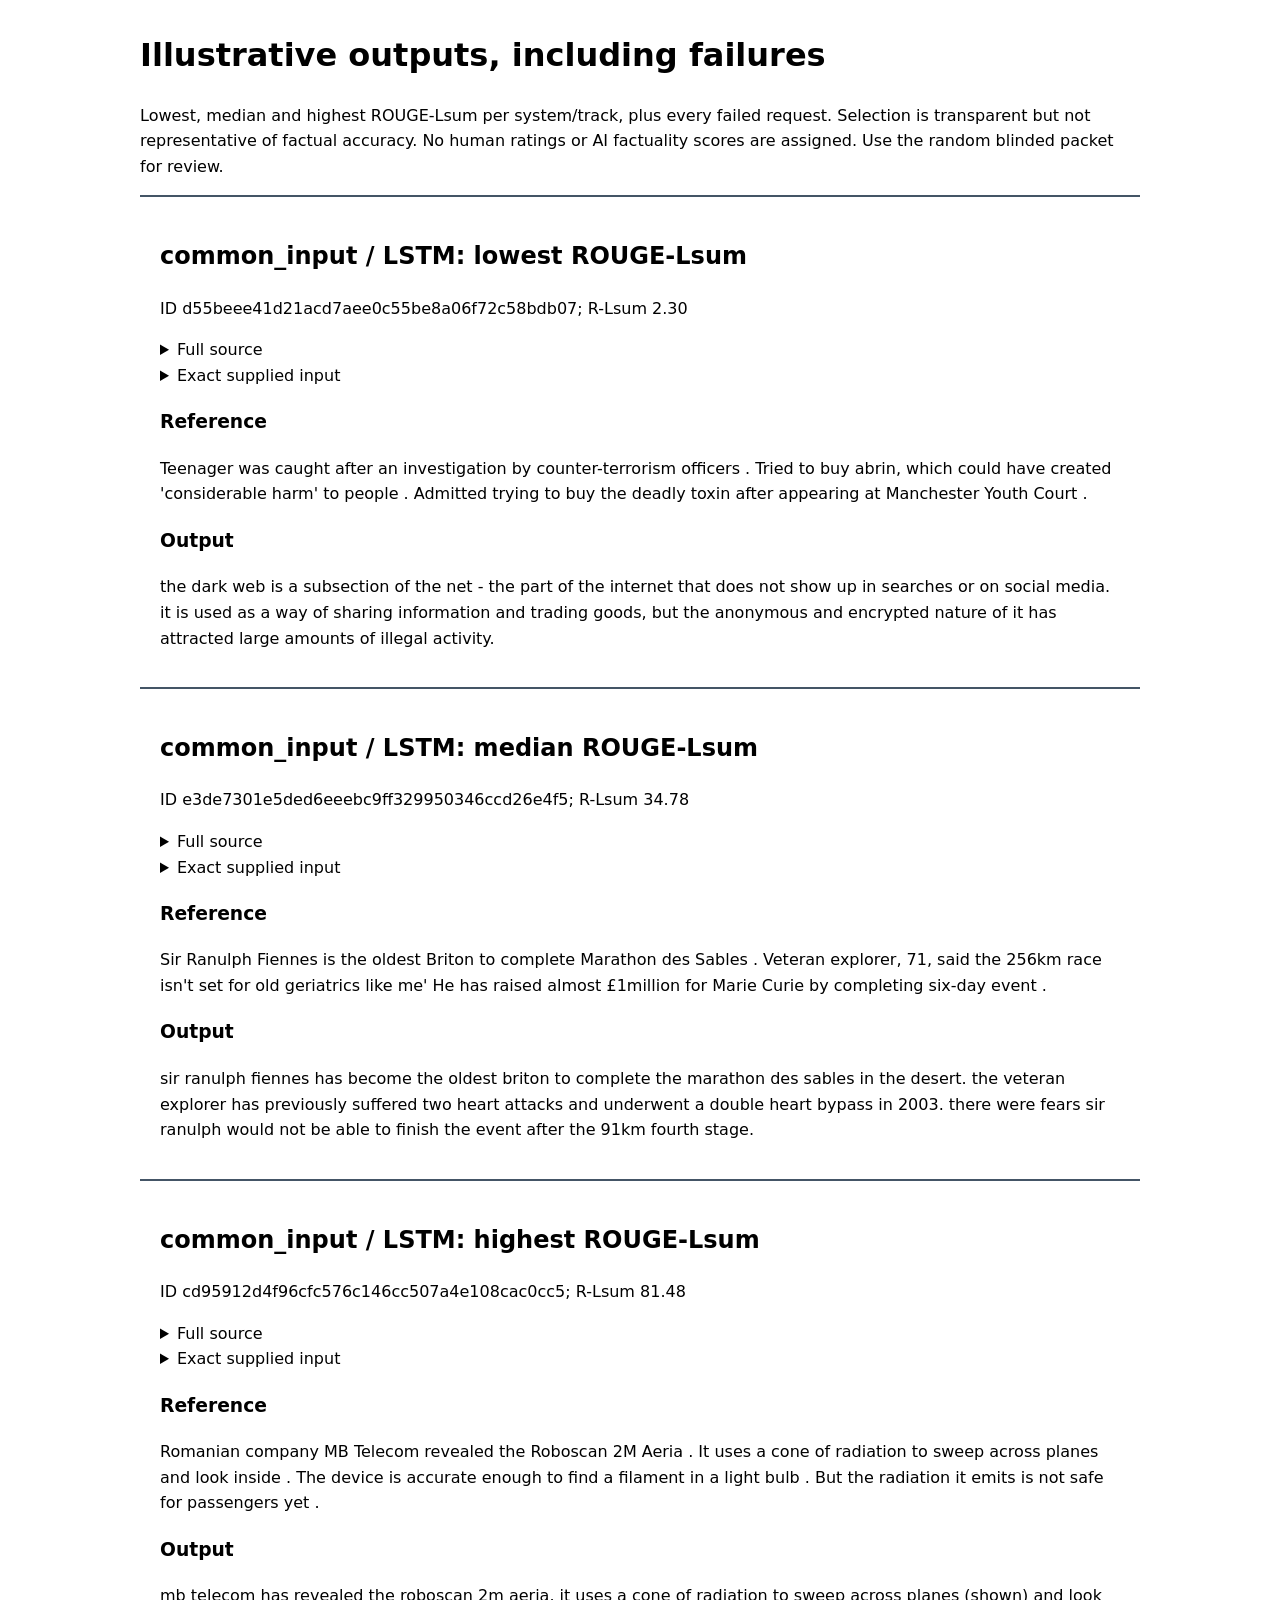
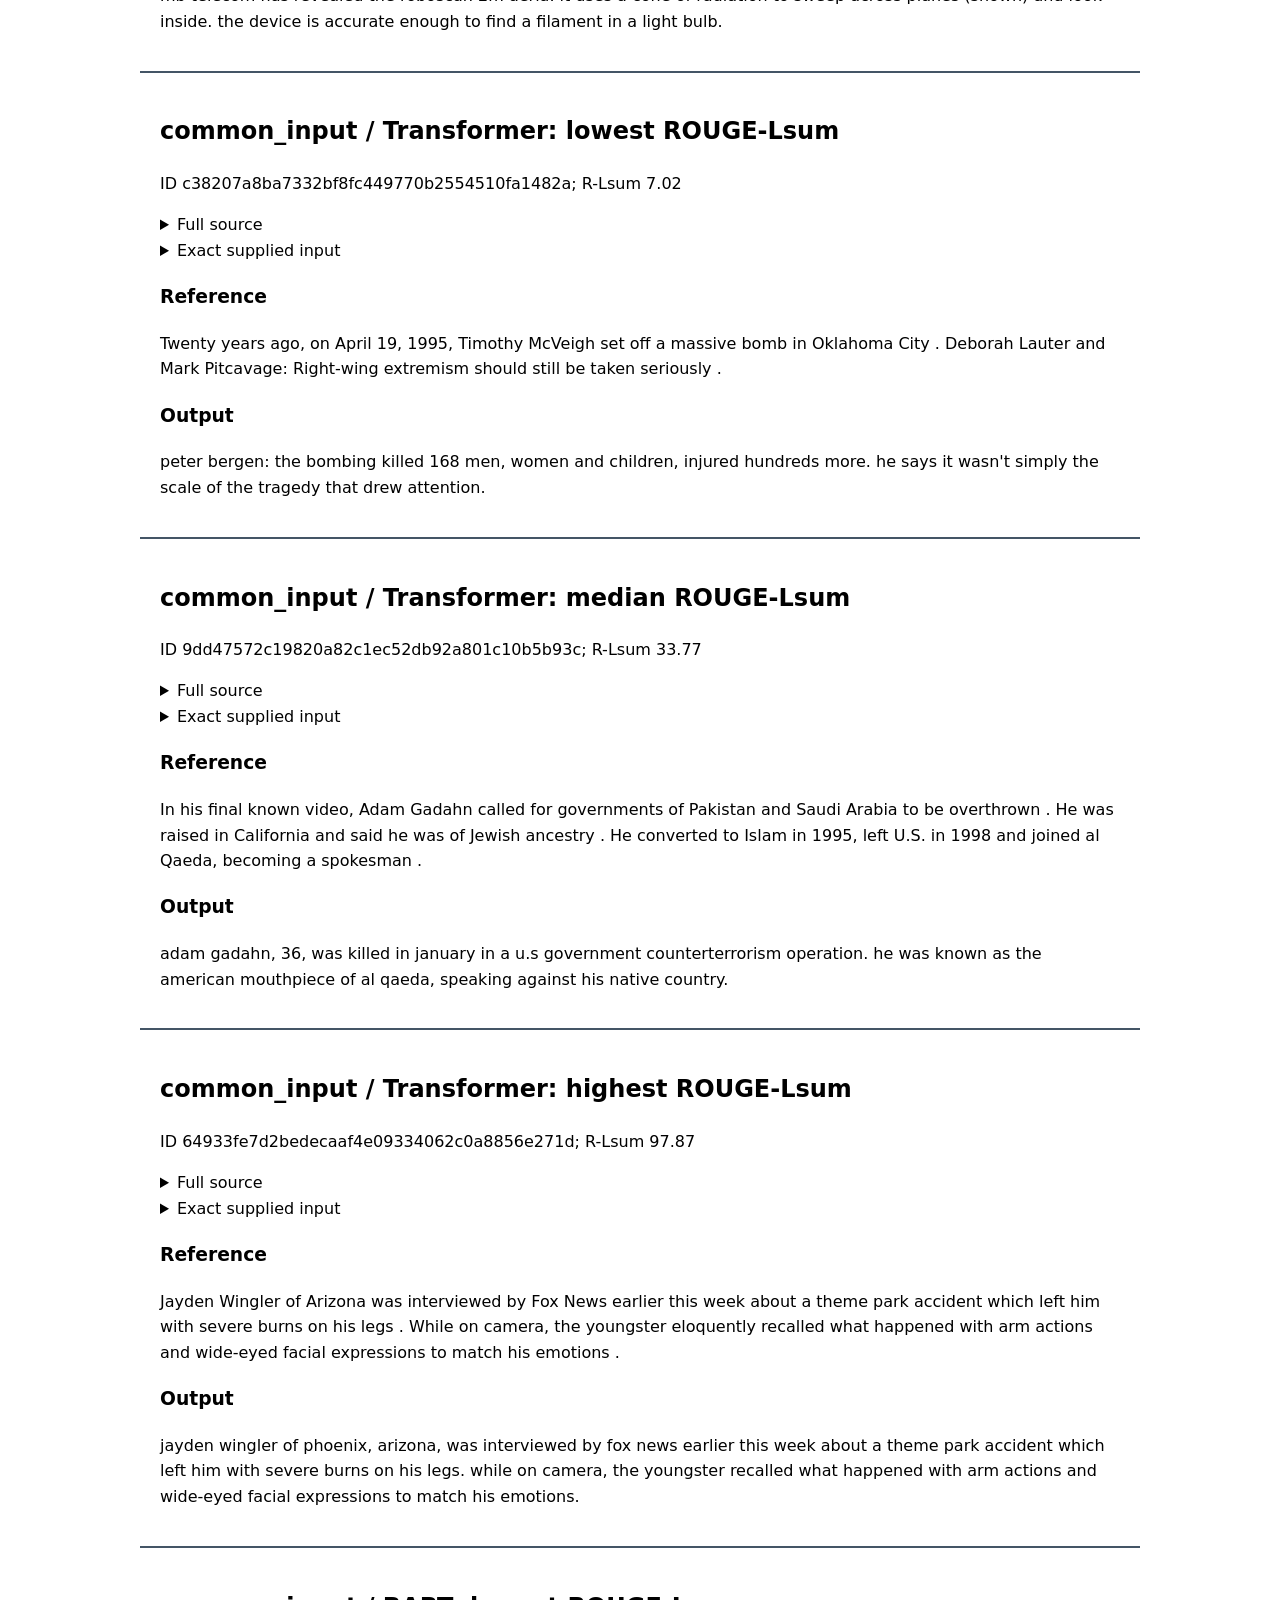
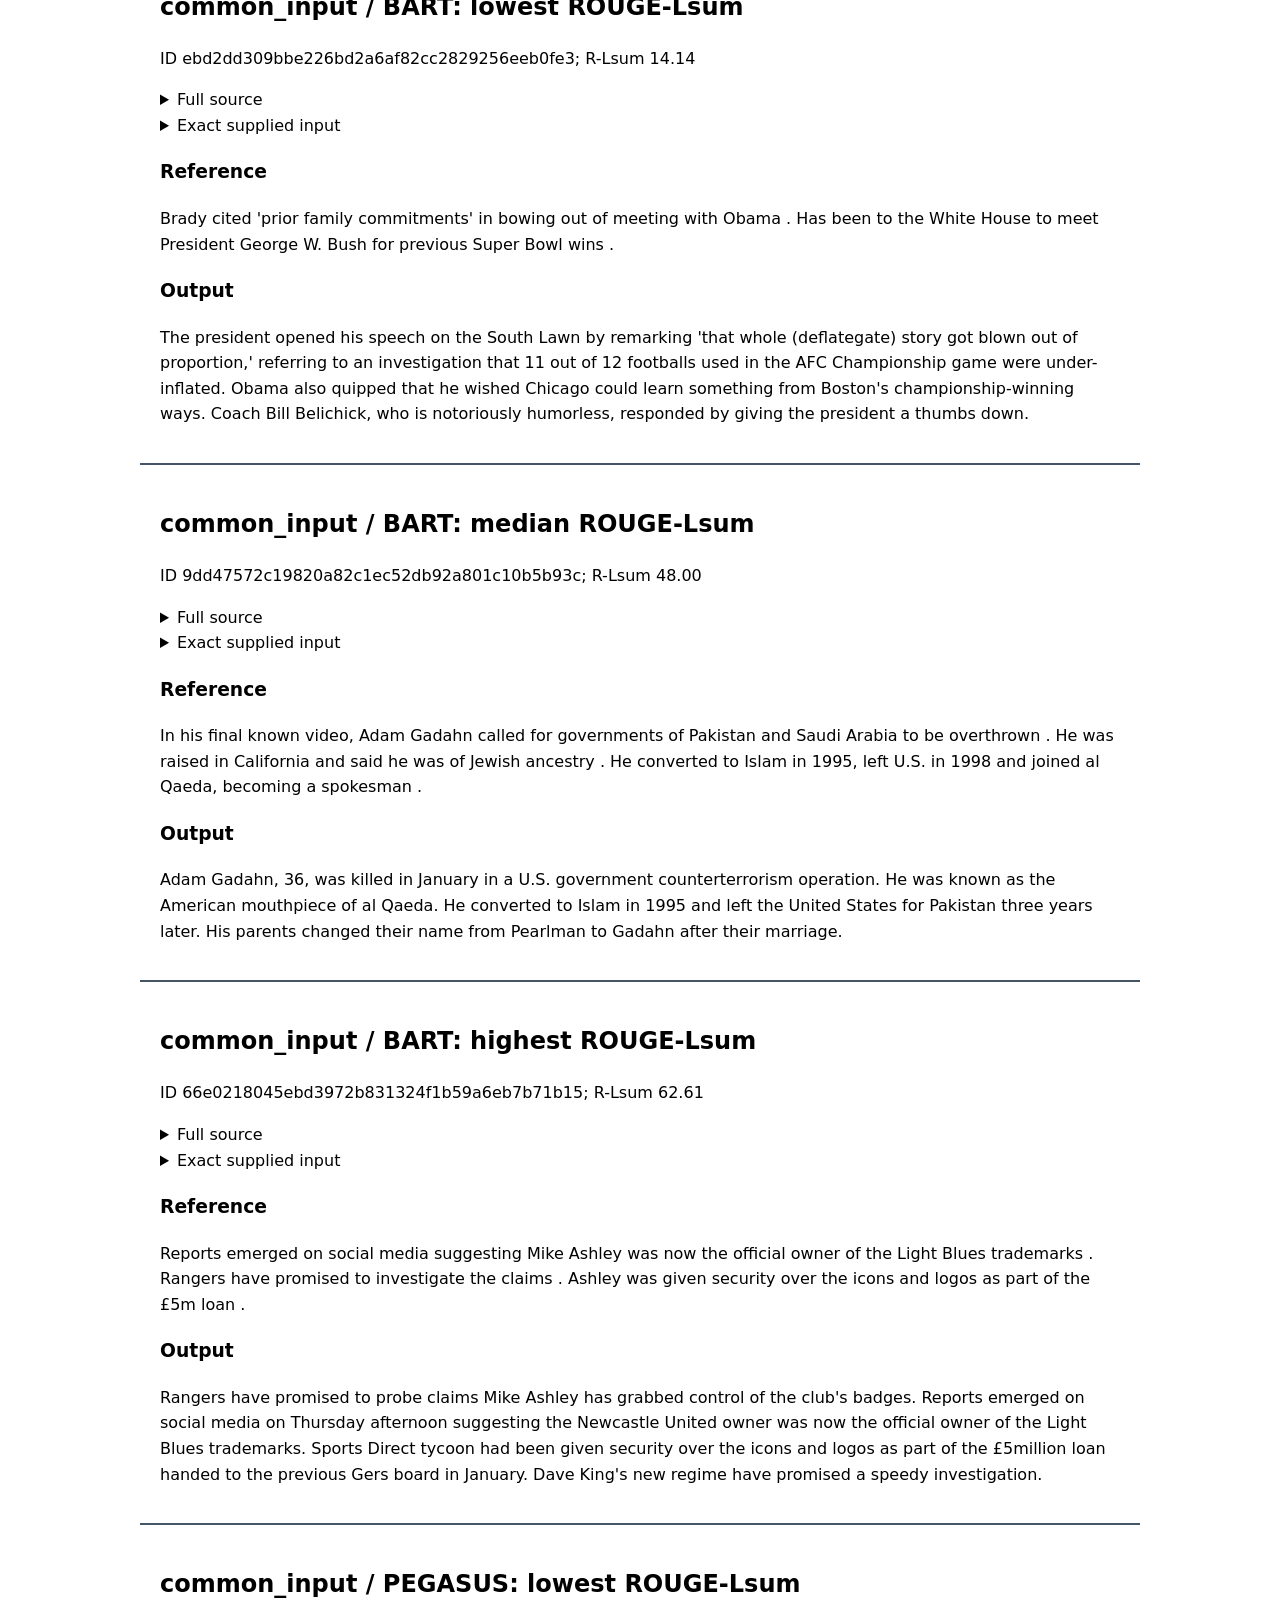
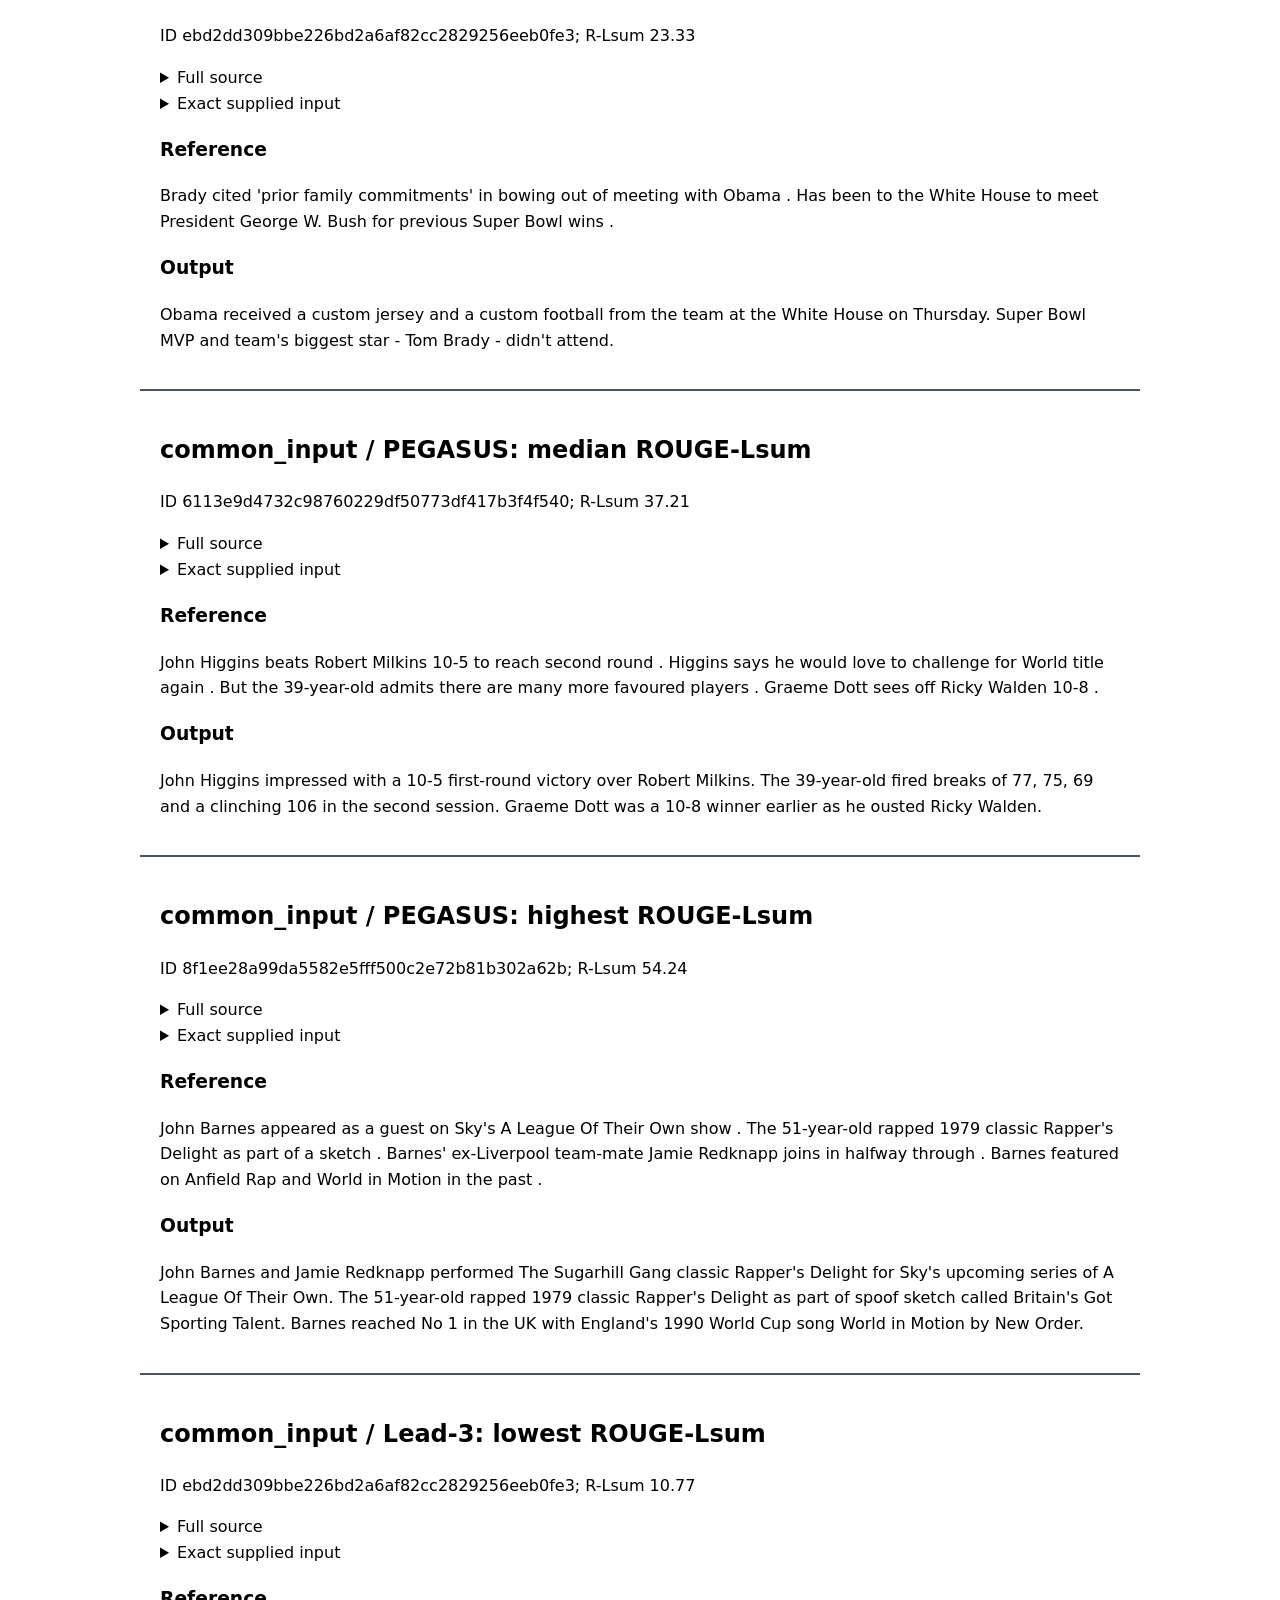
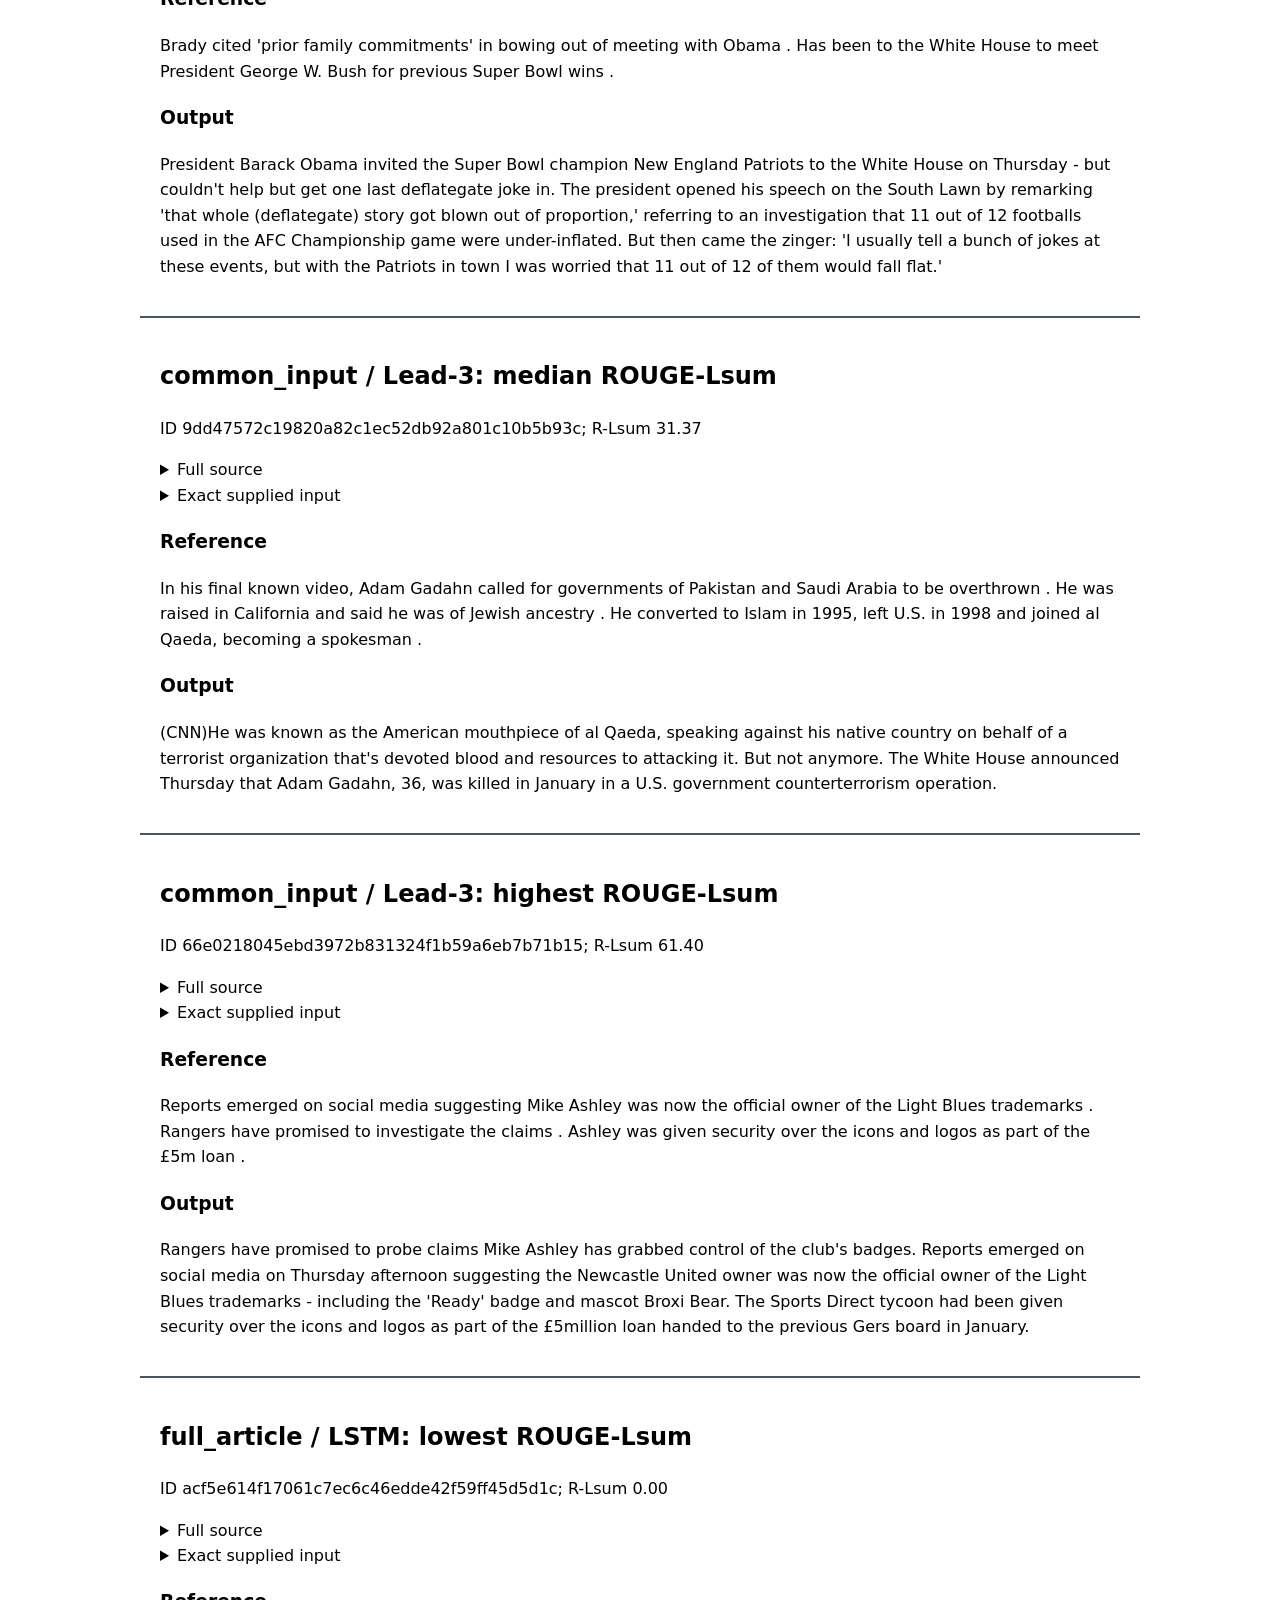
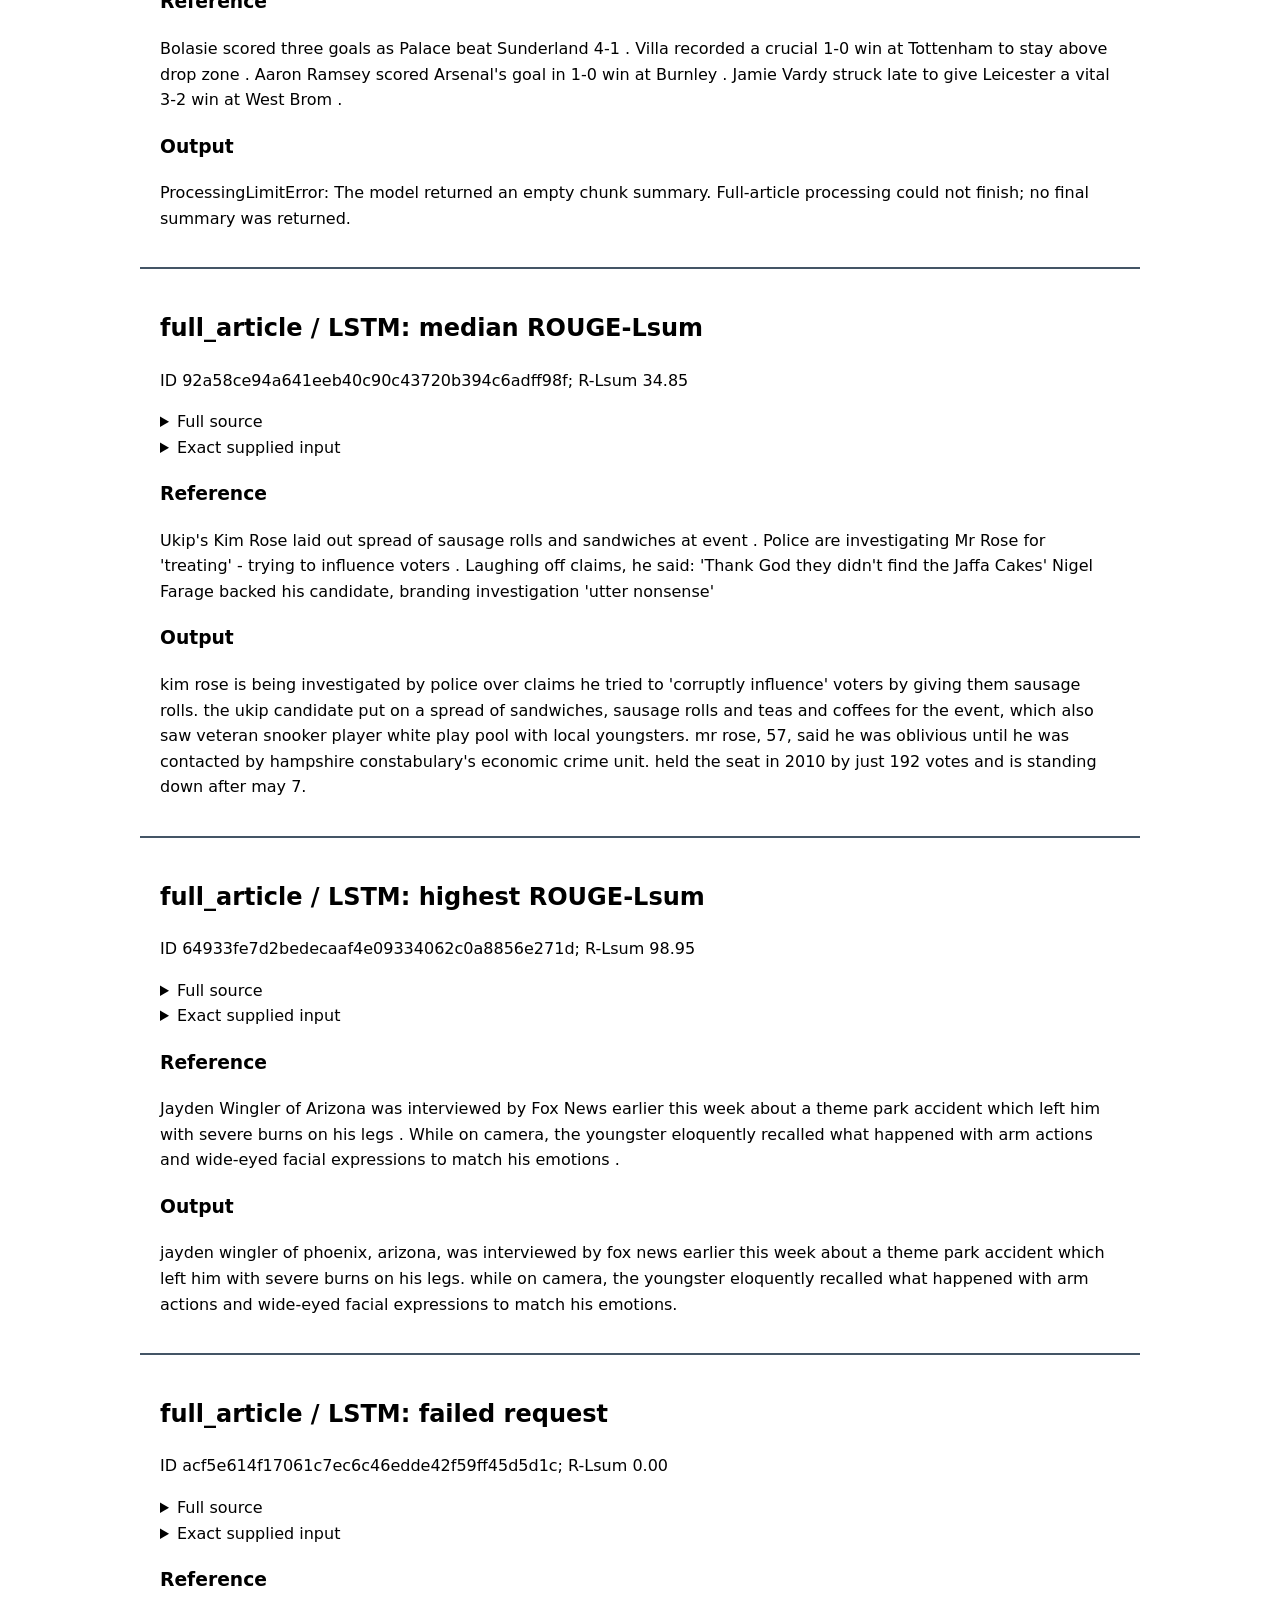
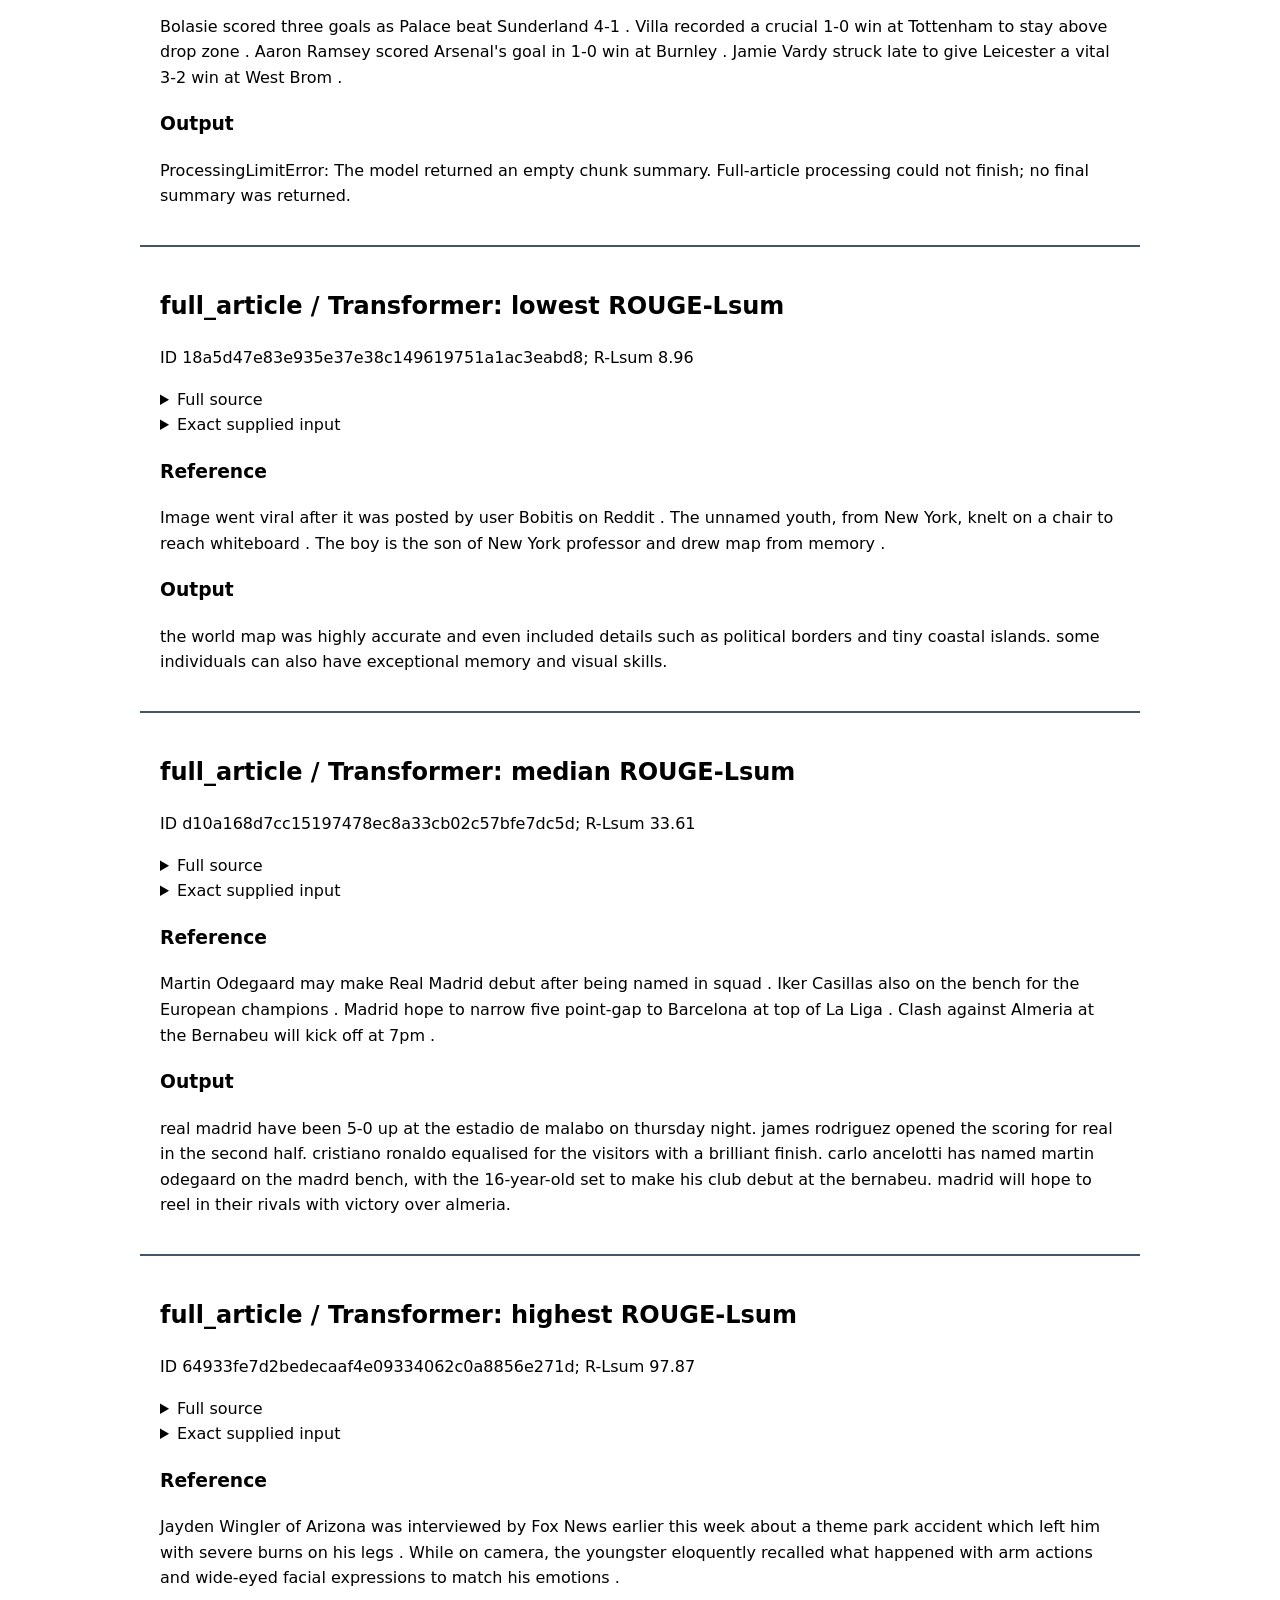
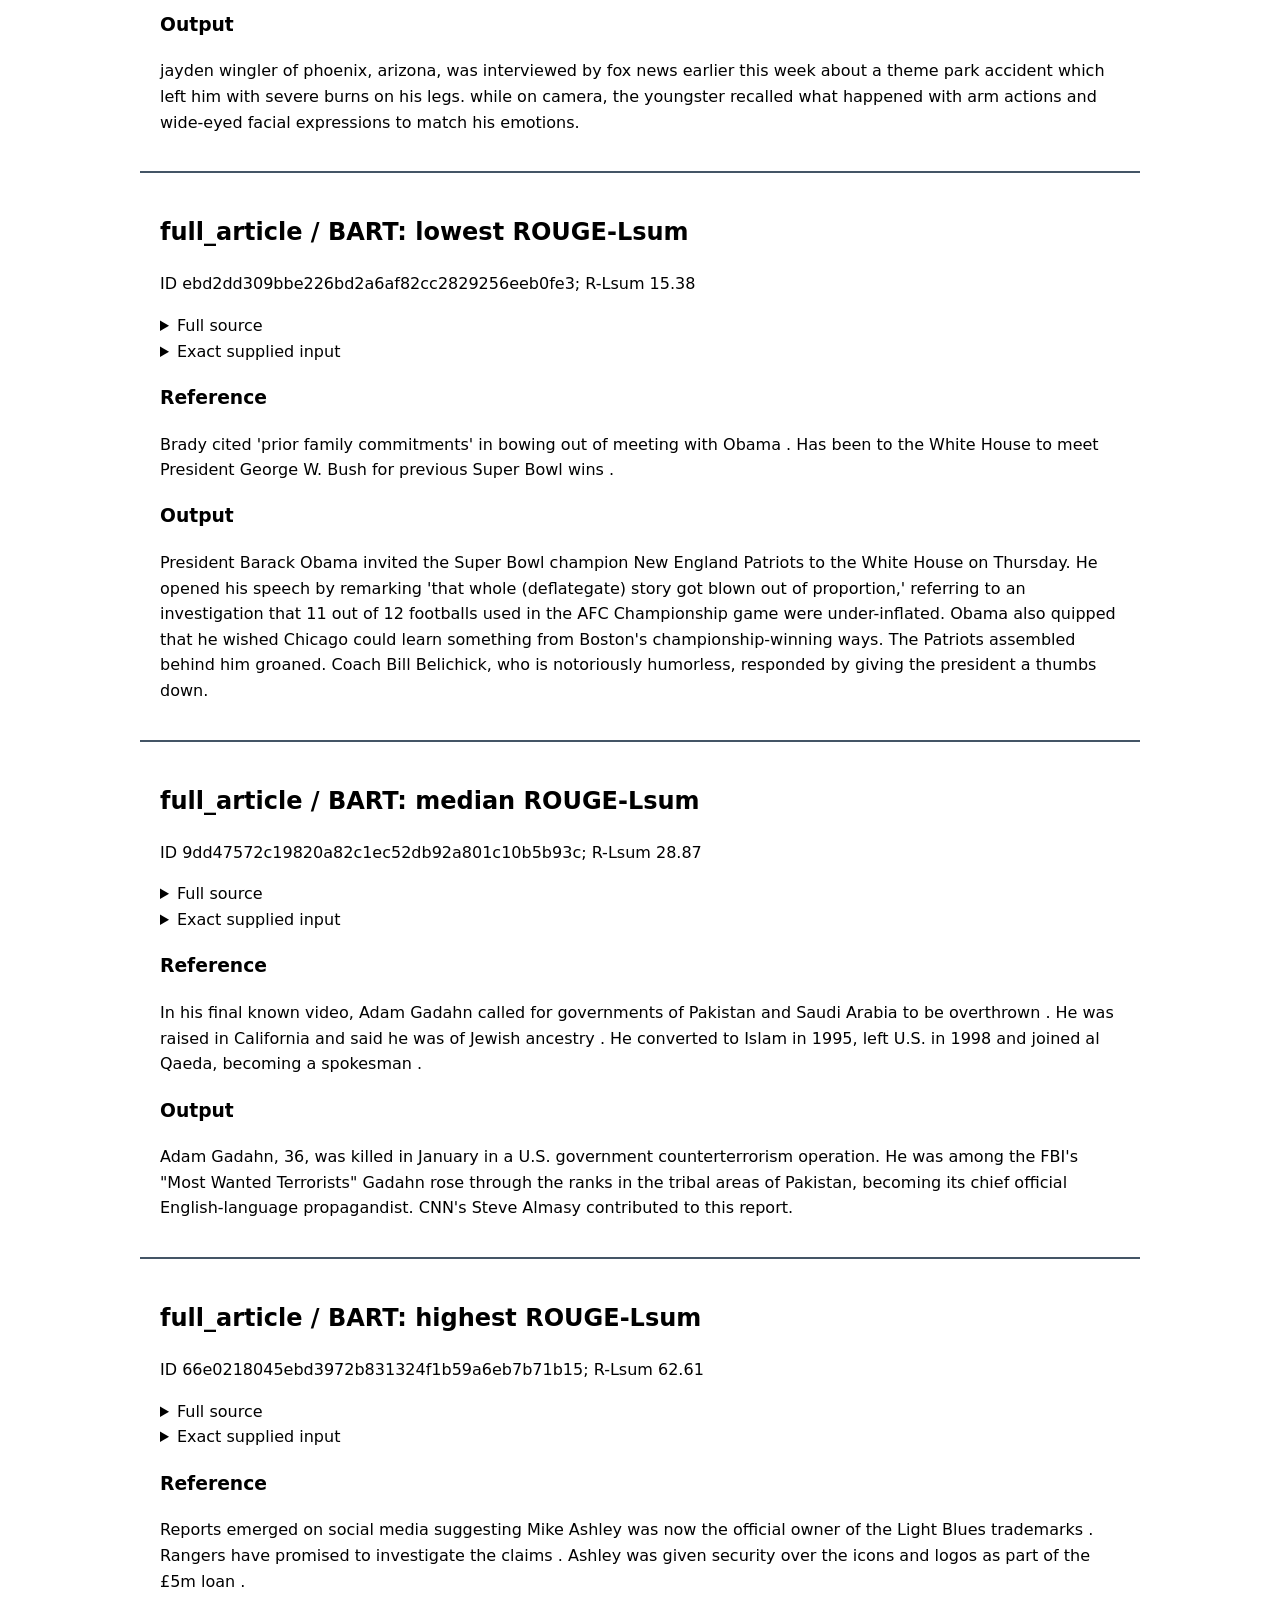
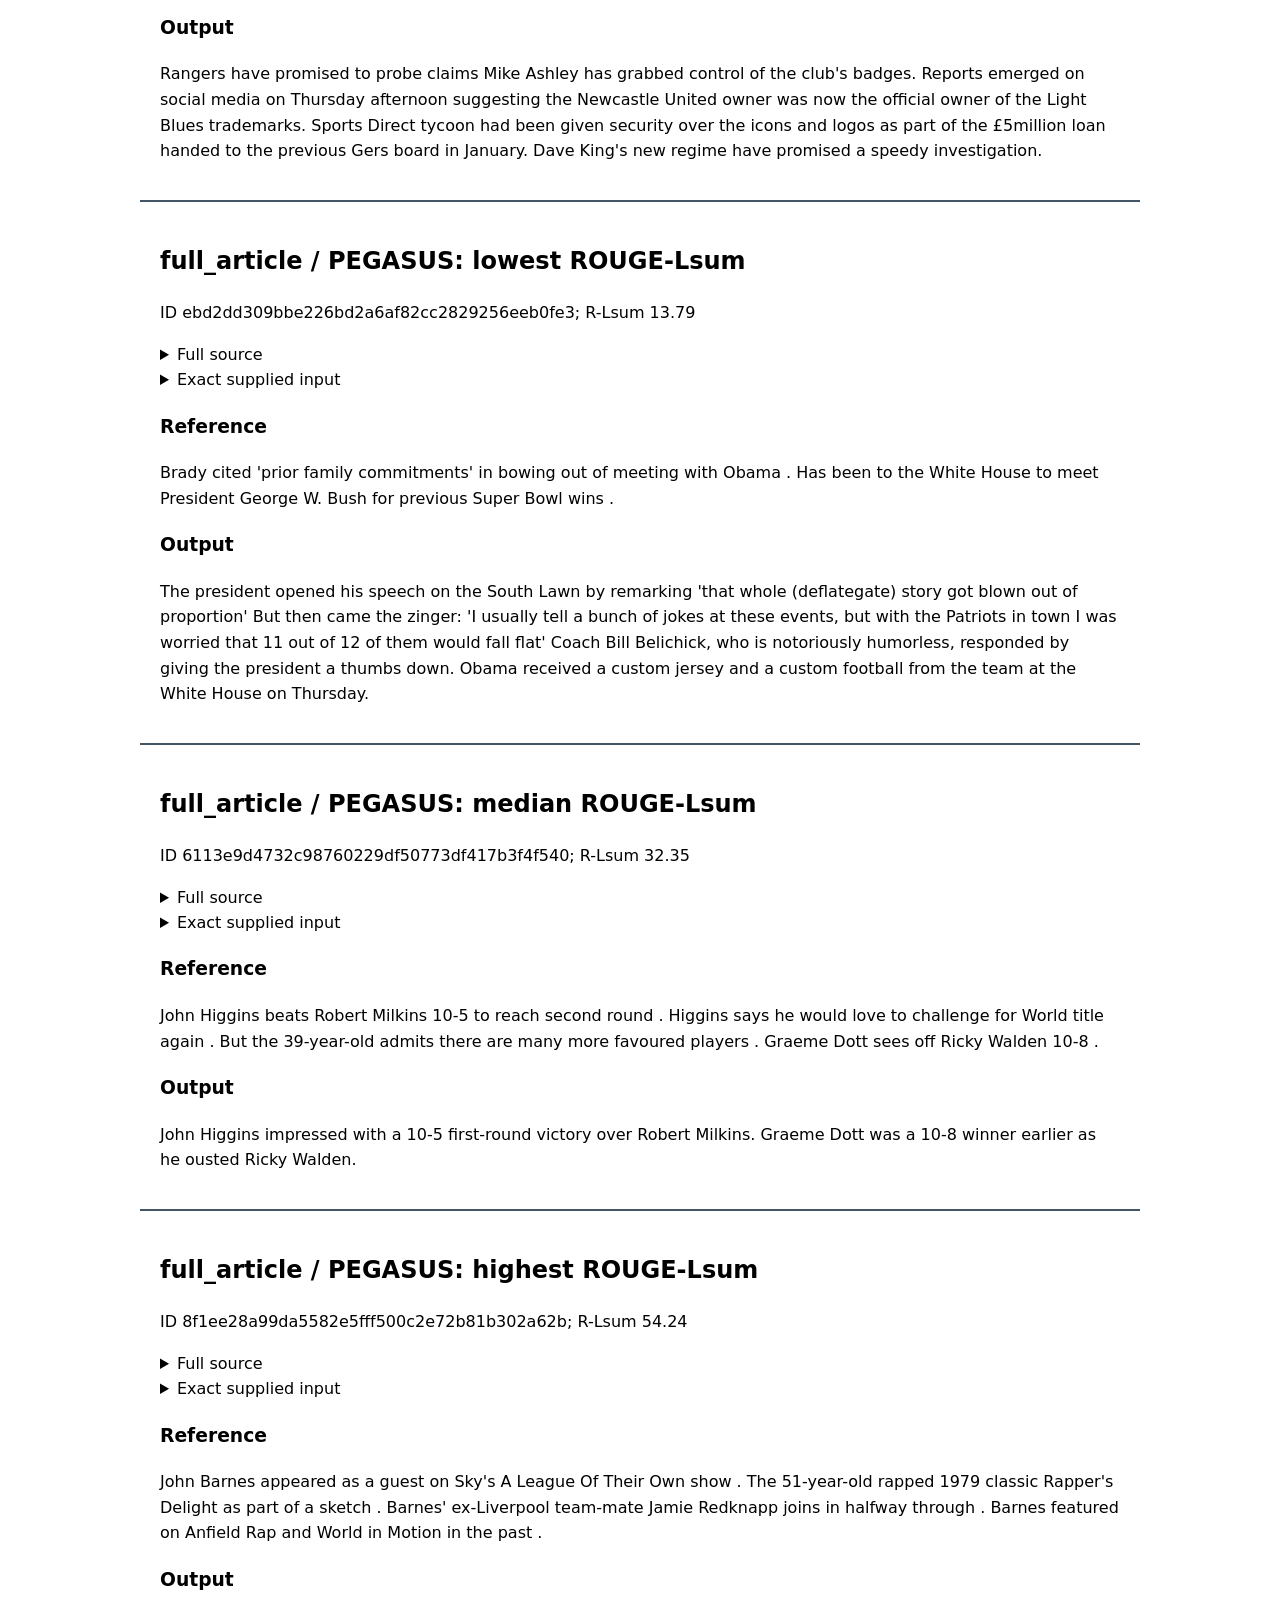
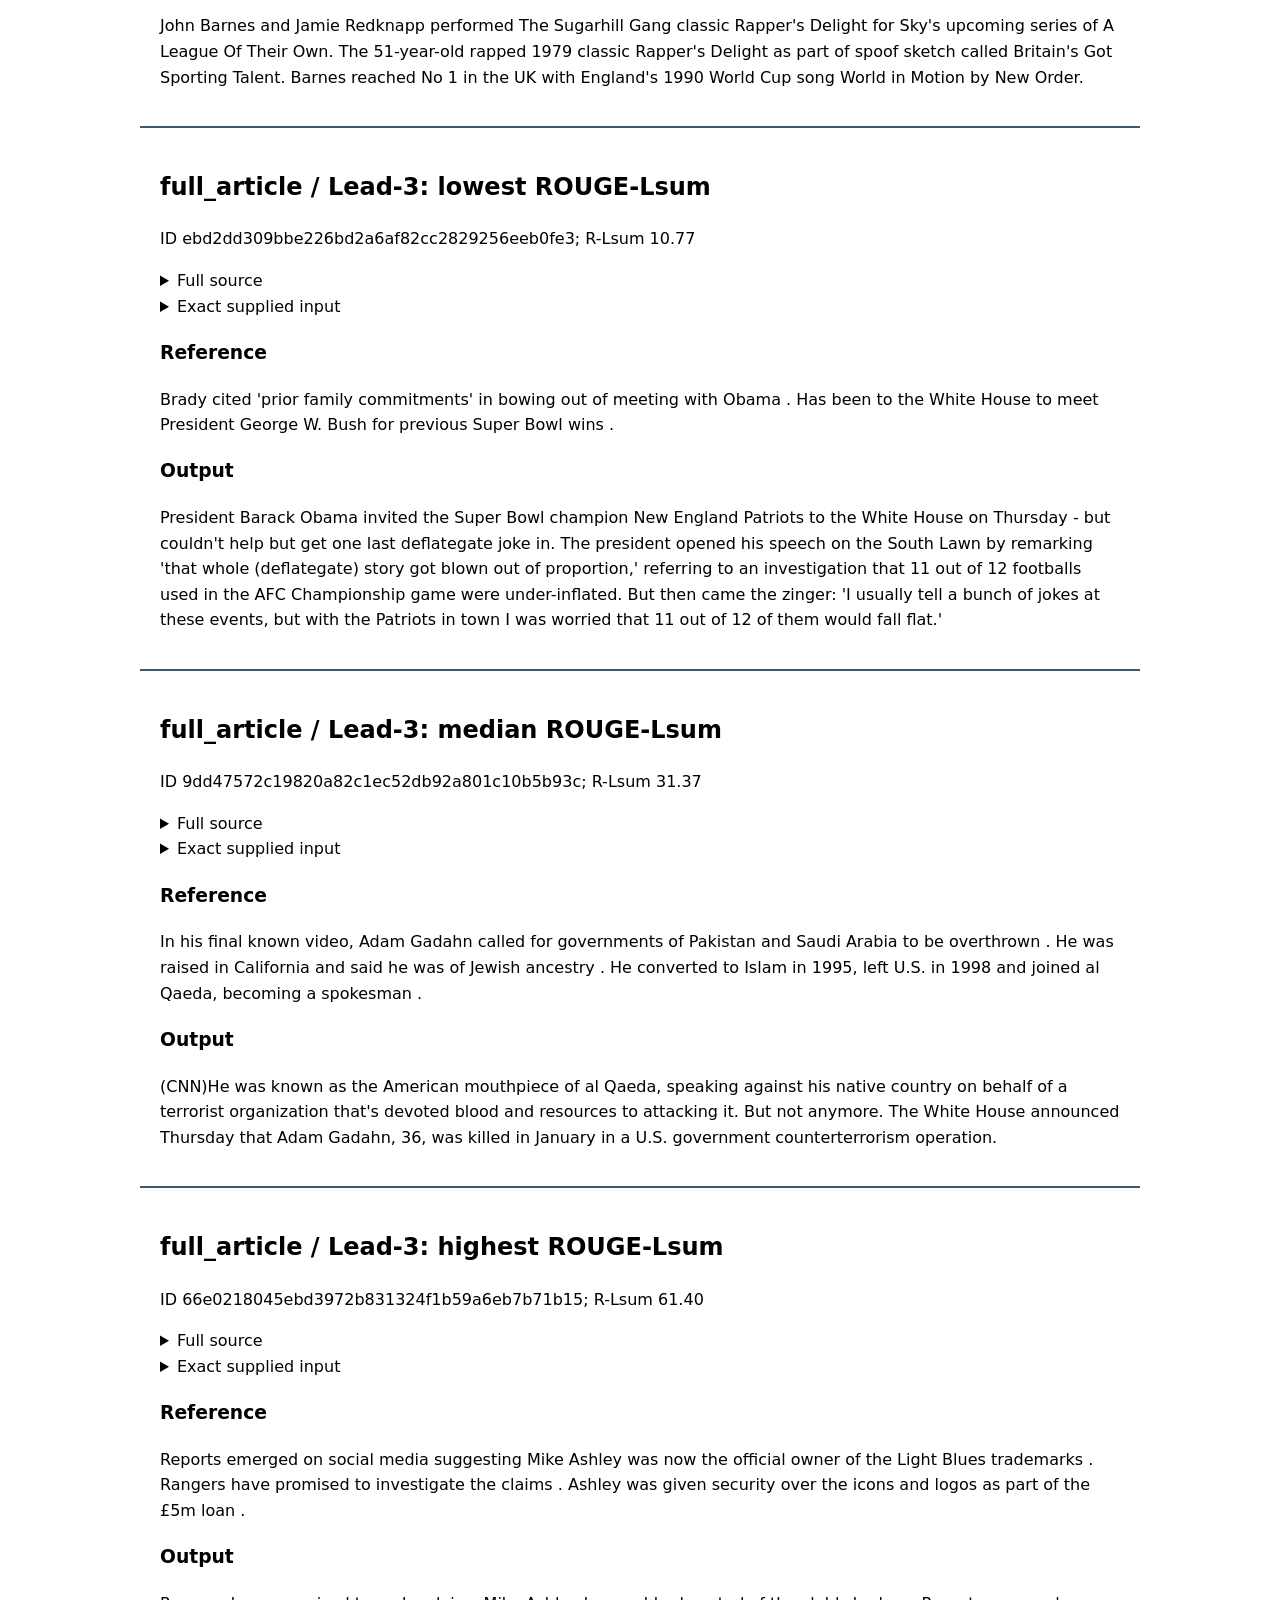
<file: reports/final_test_1000/illustrative_examples.html>
<!doctype html><meta charset="utf-8"><title>Illustrative benchmark outputs</title><style>body{font:16px/1.6 system-ui;max-width:1000px;margin:30px auto}pre{white-space:pre-wrap;font:inherit}article{border-top:2px solid #456;padding:20px}</style><h1>Illustrative outputs, including failures</h1><p>Lowest, median and highest ROUGE-Lsum per system/track, plus every failed request. Selection is transparent but not representative of factual accuracy. No human ratings or AI factuality scores are assigned. Use the random blinded packet for review.</p><article><h2>common_input / LSTM: lowest ROUGE-Lsum</h2><p>ID d55beee41d21acd7aee0c55be8a06f72c58bdb07; R-Lsum 2.30</p><details><summary>Full source</summary><pre>A 16-year-old boy has admitted trying to buy a biological toxin that is 30 times more deadly than ricin from undercover police on the &#x27;dark web&#x27;. The teenager from Mossley, Greater Manchester, who cannot be named for legal reasons, wanted to obtain abrin online. He was caught after an investigation was launched by the North West counter-terrorism unit in January. The dark web is used as a way of sharing information and trading goods online without being found by traditional search engines . Today he pleaded guilty to trying to buy the toxin at Manchester Youth Court. He will be sentenced later this month for the offence, which is contrary to the Criminal Attempts Act 1981 and Section 1 of the Biological Weapons Act 1974. The dark web is a subsection of the deep web - the part of the internet that does not show up in searches or on social media. Most of the information on the web is far down on dynamically generated sites, unable to be found or seen by traditional search engines. The dark web is used as a way of sharing information and trading goods, but the anonymous and encrypted nature of it has attracted large amounts of illegal activity. The Silk Road website, and its successor that were recently shut down, was used to sell drugs in exchange for Bitcoins. Other dark net sites let users share pornographic photographs, hacked information and credit card numbers. The investigation came after information was passed to law enforcement officers who were covertly in communication with the 16-year-old, who had expressed an interest in acquiring the poison on the dark web. The dark web is a subsection of the net - the part of the internet that does not show up in searches or on social media. It is used as a way of sharing information and trading goods, but the anonymous and encrypted nature of it has attracted large amounts of illegal activity. During the online chats, the teenager showed awareness of the drug&#x27;s toxicity and the potential for it to be used to cause considerable harm, police said. On February 6, the youth attempted to place an order and also suggested he wanted to make future purchases in larger quantities. Ten days later, warrants were executed at two addresses in the Mossley area of Greater Manchester and the teenager was arrested. A 16-year-old girl was also arrested as part of the investigation but later released without charge. Kuntal Patel, left, who became the first person to be prosecuted under the Biological Weapons Act after she tried to poison her mother Meena, by obtaining a substance on the &#x27;dark web&#x27; Last year, a graphic designer who was inspired by Breaking Bad to fantasise about poisoning her mother after she forbade her from marrying the man became the first person to be prosecuted under the Biological Weapons Act. Kuntal Patel, from Stratford, east London, had wished her &#x27;selfish and controlling&#x27; mother Meena Patel dead after the 61-year-old was &#x27;hell-bent&#x27; on breaking up her engagement, a court was told. During the trial at Southwark Crown Court, the court heard the 37-year-old contacted a dealer in the U.S through the &#x27;dark web&#x27; and said she needed a &#x27;tasteless&#x27; and deadly toxin to get her mother &#x27;out of the way&#x27;.</pre></details><details><summary>Exact supplied input</summary><pre>A 16-year-old boy has admitted trying to buy a biological toxin that is 30 times more deadly than ricin from undercover police on the &#x27;dark web&#x27;. The teenager from Mossley, Greater Manchester, who cannot be named for legal reasons, wanted to obtain abrin online. He was caught after an investigation was launched by the North West counter-terrorism unit in January. The dark web is used as a way of sharing information and trading goods online without being found by traditional search engines . Today he pleaded guilty to trying to buy the toxin at Manchester Youth Court. He will be sentenced later this month for the offence, which is contrary to the Criminal Attempts Act 1981 and Section 1 of the Biological Weapons Act 1974. The dark web is a subsection of the deep web - the part of the internet that does not show up in searches or on social media. Most of the information on the web is far down on dynamically generated sites, unable to be found or seen by traditional search engines. The dark web is used as a way of sharing information and trading goods, but the anonymous and encrypted nature of it has attracted large amounts of illegal activity. The Silk Road website, and its successor that were recently shut down, was used to sell drugs in exchange for Bitcoins. Other dark net sites let users share pornographic photographs, hacked information and credit card numbers. The investigation came after information was passed to law enforcement officers who were covertly in communication with the 16-year-old, who had expressed an interest in acquiring the poison on the dark web. The dark web is a subsection of the net - the part of the internet that does not show up in searches or on social media. It is used as a way of sharing information and trading goods, but the anonymous and encrypted nature of it has attracted large amounts of illegal activity. During the online chats, the teenager showed awareness of the drug&#x27;s toxicity and the potential for it to be used to cause considerable harm, police said. On February 6, the youth attempted to place an order and also suggested he wanted to make </pre></details><h3>Reference</h3><p>Teenager was caught after an investigation by counter-terrorism officers .
Tried to buy abrin, which could have created &#x27;considerable harm&#x27; to people .
Admitted trying to buy the deadly toxin after appearing at Manchester Youth Court .</p><h3>Output</h3><p>the dark web is a subsection of the net - the part of the internet that does not show up in searches or on social media. it is used as a way of sharing information and trading goods, but the anonymous and encrypted nature of it has attracted large amounts of illegal activity.</p><p></p></article><article><h2>common_input / LSTM: median ROUGE-Lsum</h2><p>ID e3de7301e5ded6eeebc9ff329950346ccd26e4f5; R-Lsum 34.78</p><details><summary>Full source</summary><pre>Explorer Sir Ranulph Fiennes has become the oldest Briton to complete the punishing Marathon des Sables with just 13 minutes to spare. At the finish line of the six-day 256km race through the Moroccan desert, the 71-year-old, who has previously suffered two heart attacks and underwent a double heart bypass in 2003, said the event is &#x27;not set for old geriatrics like me&#x27;. There were fears Sir Ranulph would not be able to finish the event after the 91km fourth stage, when he ran for more than 30 hours in temperatures topping 50C having had just one hour of sleep. Scroll down for video . Victory: Sir Ranulph Fiennes has become the oldest Briton to complete the Marathon des Sables in the desert . The veteran explorer has previously suffered two heart attacks and underwent a double heart bypass in 2003 . Speaking after completing the race, the veteran explorer, who has raised almost £1million for Marie Curie, said: &#x27;The main thing is this race is not set for old geriatrics like me. &#x27;When you see the camels coming up behind you, you&#x27;re in danger of being cut off for being too slow. &#x27;In the second-to-last push of the race I was only just in time - by 13 minutes.&#x27; Sir Ranulph received medical treatment at the end of the fourth stage of the race yesterday because the exertion had begun to take its toll on his heart. He was forced to lie down intermittently during the last few hours of the run because of fears he would not be able to finish the stage and described the experience as &#x27;more hellish than hell&#x27;. As well as a double bypass, he has previously undergone a cancer operation and is in an ongoing fight with diabetes. Fundraising: Sir Ranulph&#x27;s has raised almost £1million for Marie Curie, previously raising £6.3m the charity . Sir Ranulph is pictured here with his trainer Rory Coleman who at one stage repeatedly pushed the explorer to the ground for a rest before picking him back up again . Medical attention: Sir Ranulph Fiennes, 71, was taken to the medical tent because of concerns for his heart . Sir Ranulph, speaking after becoming the oldest Briton to complete the race, said: &#x27;I got told by the surgeon when I had my last heart attack that I must not go over 130 heart beats a minute or undergo stress or extreme circumstances. &#x27;When I get back to the UK I&#x27;m going straight to my surgeon to see what&#x27;s gone wrong. &#x27;I&#x27;ve not been in hot stuff on foot before and it&#x27;s very, very difficult. &#x27;The aim is to raise more money for more nurses in the UK with the wonderful Marie Curie, who make life much more bearable in a difficult time in your life.&#x27; Speaking after completing the race, he said: &#x27;The main thing is this race is not set for old geriatrics like me&#x27; Sir Ranulph is pictured here with his trainer Rory Coleman who helped him to finish the gruelling fourth stage . There were fears he would not finish this stage of the race, but he was helped by his trainer Rory Coleman . Sir Ranulph has previously raised £6.3m for Marie Curie - in 2007 he climbed the Eiger mountain in the Bernese Alps by its infamous north face and in May 2009, at the age of 65, he became the oldest Briton to climb to the summit of Mount Everest. Dr Jane Collins, chief executive of Marie Curie said: &#x27;We&#x27;d like to say a huge congratulations and thank you to Sir Ranulph Fiennes. &#x27;It was clearly an incredibly difficult physical and mental challenge and he proves that with sheer determination, anything is possible.&#x27; To support Sir Ranulph and donate to Marie Curie Cancer Care, visit www.justgiving.com/ranulph. As well as a double bypass, he has undergone a cancer operation and is in an ongoing fight with diabetes . He said the work of Marie Curie Cancer Care nurses, who are also working through the night, keep him going . There were fears Sir Ranulph would not be able to finish the event after the 91km fourth stage, when he ran for more than 30 hours in temperatures topping 50C having had just one hour of sleep .</pre></details><details><summary>Exact supplied input</summary><pre>Explorer Sir Ranulph Fiennes has become the oldest Briton to complete the punishing Marathon des Sables with just 13 minutes to spare. At the finish line of the six-day 256km race through the Moroccan desert, the 71-year-old, who has previously suffered two heart attacks and underwent a double heart bypass in 2003, said the event is &#x27;not set for old geriatrics like me&#x27;. There were fears Sir Ranulph would not be able to finish the event after the 91km fourth stage, when he ran for more than 30 hours in temperatures topping 50C having had just one hour of sleep. Scroll down for video . Victory: Sir Ranulph Fiennes has become the oldest Briton to complete the Marathon des Sables in the desert . The veteran explorer has previously suffered two heart attacks and underwent a double heart bypass in 2003 . Speaking after completing the race, the veteran explorer, who has raised almost £1million for Marie Curie, said: &#x27;The main thing is this race is not set for old geriatrics like me. &#x27;When you see the camels coming up behind you, you&#x27;re in danger of being cut off for being too slow. &#x27;In the second-to-last push of the race I was only just in time - by 13 minutes.&#x27; Sir Ranulph received medical treatment at the end of the fourth stage of the race yesterday because the exertion had begun to take its toll on his heart. He was forced to lie down intermittently during the last few hours of the run because of fears he would not be able to finish the stage and described the experience as &#x27;more hellish than hell&#x27;. As well as a double bypass, he has previously undergone a cancer operation and is in an ongoing fight with diabetes. Fundraising: Sir Ranulph&#x27;s has raised almost £1million for Marie Curie, previously raising £6.3m the charity . Sir Ranulph is pictured here with his trainer Rory Coleman who at one stage repeatedly pushed the explorer to the ground for a rest before picking him back up again . Medical attention: Sir Ranulph Fiennes, 71, was taken to the medical tent because of concerns for his heart . Sir Ranulph, speaking after becoming the oldest Briton to </pre></details><h3>Reference</h3><p>Sir Ranulph Fiennes is the oldest Briton to complete Marathon des Sables .
Veteran explorer, 71, said the 256km race isn&#x27;t set for old geriatrics like me&#x27;
He has raised almost £1million for Marie Curie by completing six-day event .</p><h3>Output</h3><p>sir ranulph fiennes has become the oldest briton to complete the marathon des sables in the desert. the veteran explorer has previously suffered two heart attacks and underwent a double heart bypass in 2003. there were fears sir ranulph would not be able to finish the event after the 91km fourth stage.</p><p></p></article><article><h2>common_input / LSTM: highest ROUGE-Lsum</h2><p>ID cd95912d4f96cfc576c146cc507a4e108cac0cc5; R-Lsum 81.48</p><details><summary>Full source</summary><pre>A device has been created that can scan entire planes for contraband, bombs and weapons. The mobile X-ray scanner, heralded as the world’s first ‘airplane scanner’, sweeps down a plane and can detect various objects inside. While the radiation emitted by the scanner is not safe yet for humans to be in the plane when it is operated, the company behind it thinks it could become a vital tool in aircraft safety. Scroll down for video . Romanian company MB Telecom has revealed the Roboscan 2M Aeria. It uses a cone of radiation to sweep across planes (shown) and look inside. The device is accurate enough to find a filament in a light bulb. But the radiation it emits is not safe for passengers yet . The Roboscan 2M Aeria is being developed by Romanian company MB Telecom (MBT). It costs €3 million (£2.1 million, $3.2 million), reported The Times, and is apparently already being used to check trucks at borders in Eastern Europe, where it has helped seize 76,000 packs of illegal cigarettes. On its website, MBT says the Aeria is ‘the very first solution for aircraft security inspection.’ It can scan planes from small private jets to medium-sized commercial airplanes. The company notes that, while passengers and their luggage are thoroughly inspected at airports, there is no such inspection process for jets arriving at small private airports with low security. But with their device, the company says this ‘gap’ in aviation security can be plugged, and it can scan an entire plane in about 20 minutes. The device can be used to detect weapons (shown) and other contraband in small or medium-sized jets that land at low-security airports . An operator working inside the truck can look inside the entirety of a plane, although currently under regulations some areas of the plane - such as the fuselage and wings - are restricted . There are four main components that allow an aircraft to be scanned. Armed with a sharp sense of smell, dogs have a long history of detecting explosives for their human handlers, and soon there could be sniffer elephants too. Researchers have found that the large mammals excel at identifying explosives by smell, stirring speculation about whether their extraordinary ability could save lives. Elephants could be used to detect land mines in areas that have seen conflict and could even do so at a distance with the aid of drones. The research was conducted in South Africa and involved the U.S. military. The first is the operating truck, from which an operator can use the system and look inside the plane. Attached to this is a robotic arm with an X-ray generator at the end. The plane is then pulled forwards by a battery-operated tug over a wide detection module. By firing X-rays out of the arm, a cone of radiation sweeps over the plane. The operator inside the truck is then given live images of the interior of the plane, and is able to scan its entirety for hidden items. It is apparently so accurate that it could pick out keys on a seat or even a filament in a light bulb. One issue, though, is that aircraft operators do not authorities to inspect the whole plane - areas of the fuselage and the wings are off limits, even though Roboscan can examine these areas. ‘You cannot touch it, but you can scan it,’ said Radu Tudor of MBT at the Counter Terror Expo in London this week. There are four main components that allow an aircraft to be scanned. The first is the operating truck (shown), from which an operator can use the system and look inside the plane . The plane is pulled forwards through the scanner by a battery-operated tug (shown) over a wide detection module. By firing X-rays out of the arm, a cone of radiation sweeps over the plane .</pre></details><details><summary>Exact supplied input</summary><pre>A device has been created that can scan entire planes for contraband, bombs and weapons. The mobile X-ray scanner, heralded as the world’s first ‘airplane scanner’, sweeps down a plane and can detect various objects inside. While the radiation emitted by the scanner is not safe yet for humans to be in the plane when it is operated, the company behind it thinks it could become a vital tool in aircraft safety. Scroll down for video . Romanian company MB Telecom has revealed the Roboscan 2M Aeria. It uses a cone of radiation to sweep across planes (shown) and look inside. The device is accurate enough to find a filament in a light bulb. But the radiation it emits is not safe for passengers yet . The Roboscan 2M Aeria is being developed by Romanian company MB Telecom (MBT). It costs €3 million (£2.1 million, $3.2 million), reported The Times, and is apparently already being used to check trucks at borders in Eastern Europe, where it has helped seize 76,000 packs of illegal cigarettes. On its website, MBT says the Aeria is ‘the very first solution for aircraft security inspection.’ It can scan planes from small private jets to medium-sized commercial airplanes. The company notes that, while passengers and their luggage are thoroughly inspected at airports, there is no such inspection process for jets arriving at small private airports with low security. But with their device, the company says this ‘gap’ in aviation security can be plugged, and it can scan an entire plane in about 20 minutes. The device can be used to detect weapons (shown) and other contraband in small or medium-sized jets that land at low-security airports . An operator working inside the truck can look inside the entirety of a plane, although currently under regulations some areas of the plane - such as the fuselage and wings - are restricted . There are four main components that allow an aircraft to be scanned. Armed with a sharp sense of smell, dogs have a long history of detecting explosives for their human handlers, and soon there could be sniffer elephants too. Researchers have found that </pre></details><h3>Reference</h3><p>Romanian company MB Telecom revealed the Roboscan 2M Aeria .
It uses a cone of radiation to sweep across planes and look inside .
The device is accurate enough to find a filament in a light bulb .
But the radiation it emits is not safe for passengers yet .</p><h3>Output</h3><p>mb telecom has revealed the roboscan 2m aeria. it uses a cone of radiation to sweep across planes (shown) and look inside. the device is accurate enough to find a filament in a light bulb.</p><p></p></article><article><h2>common_input / Transformer: lowest ROUGE-Lsum</h2><p>ID c38207a8ba7332bf8fc449770b2554510fa1482a; R-Lsum 7.02</p><details><summary>Full source</summary><pre>(CNN)Twenty years ago, on April 19, 1995, Timothy McVeigh detonated a massive truck bomb in front of the Murrah Federal Building in Oklahoma City.  The attack killed 168 men, women and children, injured hundreds more, and remains the deadliest act of domestic terrorism in U.S. history. The attack&#x27;s aftermath saw a storm of media coverage with themes such as &quot;attack on the heartland&quot; and America&#x27;s &quot;lost innocence.&quot; In fact, the bombing took the country by surprise. It wasn&#x27;t simply the scale of the tragedy that drew attention, but the fact that the bombing exposed something new: American citizens targeting their own government with a deadliness hitherto unseen. The public became aware of the true danger of the extreme right.  Reports connected McVeigh and his accomplice Terry Nichols to anti-government ideology movements, such as the militia movement, as well as to white supremacist causes. Law enforcement also played catchup. The Federal Bureau of Investigation&#x27;s 1994 annual report on terrorism had given short shrift to the extreme right.  Its coverage of domestic terrorism focused on the activities of Puerto Rican radicals and animal rights and environmental extremists. In contrast, the report spent only a paragraph describing the threat from right-wing extremists.  It ignored the rapidly growing militia and sovereign citizen movements, and made no reference to events in Idaho and Texas. In late 1992, at Ruby Ridge, Idaho, a standoff between U.S. Marshals and Randy Weaver&#x27;s family resulted in the death of a marshal, a young boy and the boy&#x27;s unarmed mother. And in 1993, federal agents launched an ill-conceived raid on property near Waco, Texas, belonging to the Branch Davidians sect, leading to a bloody shootout and a 51-day standoff, which ended in the death of almost all the Davidians, including a number of children. These incidents infuriated the entire extreme right, which saw them as deliberate attempts by the government to kill American citizens. After Oklahoma City, everything changed. The FBI shifted its priorities, hiring new agents and reassigning staff to work on domestic terrorism cases.  It significantly expanded the number of Joint Terrorism Task Forces and went to Congress with a lengthy &quot;want&quot; list. The effort actually paid off.  Increased scrutiny of right-wing extremists resulted in a flurry of arrests for everything from terrorist plots to hate crimes.  Though it had paid a high price to do so, it seemed that the United States had recognized the dangers that right-wing extremists posed. However, just six years after the Oklahoma City bombing, an event occurred that pushed to the background those lessons so dearly won. The September 11, 2001, terror attacks -- attacks of a scale and ferocity that dwarfed even that of the Oklahoma City bombing -- commanded the full attention of the nation.  The government, law enforcement, the news media and the public all rushed to grapple with the issue of Islamic extremism. Unfortunately, rather than expanding national attention to encompass the dangers of both radical Islam and right-wing extremism, the 9/11 attacks simply shifted attention away from the extreme right. Certainly, the 9/11 attacks warranted great attention. They made starkly clear the threat that international radical Islamist groups posed to the United States. Moreover, the surge of right-wing extremism that marked the 1990s had seemingly ebbed. Thus it is no real surprise that concern over right-wing violence faded into the background. The significance of the Oklahoma City bombing, in terms of its service as a warning about right-wing violence, became greatly lessened. This is a lesson that Americans must now recall and recover. Radical Islam, whether abroad or homegrown, represents a serious threat to the safety and security of Americans.  But right-wing extremism did not disappear after September 11. Its history since the Oklahoma City bombing has consisted of a steady stream of plots, conspiracies, terrorist acts, and hate crimes.  It, too, represents a serious threat. In fact, in recent years, violence from the extreme right has again surged—and at levels reminiscent of the dark days of the 1990s. From 1995 through 2000, according to statistics from the Anti-Defamation League&#x27;s Center on Extremism, right-wing extremists were responsible for at least 47 different terrorist acts, conspiracies or plots. However, during the past six years, from 2009 through 2014, right-wing extremists in the U.S. were involved in at least 42 actual or attempted terrorist acts. In other words, right-wing violence today is actually at or very close to levels during the days of the Oklahoma City bombing. These statistics illustrate that &quot;homegrown violent extremism&quot; is not limited to extremism motivated by radical Islam.  The anger and hate that generated the Oklahoma City bombing in 1995 is still around in 2015—and still dangerous. The 20th anniversary of the Oklahoma City bombing provides a new opportunity for us to ensure that its significance does not disappear from the public eye. What the tragedies of 1995 and 2001 together teach is that the United States faces threats from multiple sources of extremism, all of which must be taken seriously. Consequently, Americans must have the wisdom to respond effectively and intelligently to ideological violence stemming from all sources. That would be the most positive way to pay homage to the victims of April 19, 1995.</pre></details><details><summary>Exact supplied input</summary><pre>(CNN)Twenty years ago, on April 19, 1995, Timothy McVeigh detonated a massive truck bomb in front of the Murrah Federal Building in Oklahoma City.  The attack killed 168 men, women and children, injured hundreds more, and remains the deadliest act of domestic terrorism in U.S. history. The attack&#x27;s aftermath saw a storm of media coverage with themes such as &quot;attack on the heartland&quot; and America&#x27;s &quot;lost innocence.&quot; In fact, the bombing took the country by surprise. It wasn&#x27;t simply the scale of the tragedy that drew attention, but the fact that the bombing exposed something new: American citizens targeting their own government with a deadliness hitherto unseen. The public became aware of the true danger of the extreme right.  Reports connected McVeigh and his accomplice Terry Nichols to anti-government ideology movements, such as the militia movement, as well as to white supremacist causes. Law enforcement also played catchup. The Federal Bureau of Investigation&#x27;s 1994 annual report on terrorism had given short shrift to the extreme right.  Its coverage of domestic terrorism focused on the activities of Puerto Rican radicals and animal rights and environmental extremists. In contrast, the report spent only a paragraph describing the threat from right-wing extremists.  It ignored the rapidly growing militia and sovereign citizen movements, and made no reference to events in Idaho and Texas. In late 1992, at Ruby Ridge, Idaho, a standoff between U.S. Marshals and Randy Weaver&#x27;s family resulted in the death of a marshal, a young boy and the boy&#x27;s unarmed mother. And in 1993, federal agents launched an ill-conceived raid on property near Waco, Texas, belonging to the Branch Davidians sect, leading to a bloody shootout and a 51-day standoff, which ended in the death of almost all the Davidians, including a number of children. These incidents infuriated the entire extreme right, which saw them as deliberate attempts by the government to kill American citizens. After Oklahoma City, everything changed. The FBI shifted its priorities, hiring new agents and reassigning staff to work on domestic terrorism cases.  It significantly expanded the number of Joint </pre></details><h3>Reference</h3><p>Twenty years ago, on April 19, 1995, Timothy McVeigh set off a massive bomb in Oklahoma City .
Deborah Lauter and Mark Pitcavage: Right-wing extremism should still be taken seriously .</p><h3>Output</h3><p>peter bergen: the bombing killed 168 men, women and children, injured hundreds more. he says it wasn&#x27;t simply the scale of the tragedy that drew attention.</p><p></p></article><article><h2>common_input / Transformer: median ROUGE-Lsum</h2><p>ID 9dd47572c19820a82c1ec52db92a801c10b5b93c; R-Lsum 33.77</p><details><summary>Full source</summary><pre>(CNN)He was known as the American mouthpiece of al Qaeda, speaking against his native country on behalf of a terrorist organization that&#x27;s devoted blood and resources to attacking it. But not anymore. The White House announced Thursday that Adam Gadahn, 36, was killed in January in a U.S. government counterterrorism operation. Neither he nor Ahmed Farouq -- another U.S. citizen and al Qaeda operative who died in what the White House said was &quot;likely a separate&quot; operation -- was specifically targeted, according to the statement. Warren Weinstein, a U.S. citizen who was abducted by al Qaeda in Pakistan in 2011, died along with another hostage, Italian Giovanni Lo Porto, in the attack that killed Farouq, according to the White House. White House: U.S. hostage killed in strike on al Qaeda . While he wasn&#x27;t one of al Qaeda&#x27;s top leaders, Gadahn was one of its most prominent members, given his many statements on behalf of the organization. Also known as Azzam the American, he was born in 1978. His parents changed their name from Pearlman to Gadahn after their marriage. He grew up on a farm in rural California and at age 18 moved in with his paternal grandparents, who were Jewish. He converted to Islam in 1995 and left the United States for Pakistan three years later. His father said Gadahn last contacted the family in 2002. A former al Qaeda member who later grew disillusioned with the group told CNN terrorism analyst Paul Cruickshank that he was tasked with greeting Gadahn at Peshawar airport in September 1998. Gadahn, who&#x27;d just just turned 20, had taken flights from the United States to London, then on to Karachi and Peshawar. The former operative planned to take Gadahn to a pizzeria after he landed, before accompanying him by bus to al Qaeda&#x27;s encampments in Afghanistan. But Gadahn told him he&#x27;d been longing for some Afghan food, so they went to an Afghan restaurant instead before setting out on the road. The former operative said that after Gadahn joined al Qaeda, he was known as Abu Suhayb. In the years after 9/11, Gadahn rose through the ranks in the tribal areas of Pakistan, becoming its chief official English-language propagandist. He emerged in the mid-2000s on al Qaeda videos, including ones threatening attacks on Los Angeles and Melbourne, Australia. At first he was disguised. Sometimes he spoke in English, but in other videos he spoke in Arabic. He urged Muslims to target American, Western and Jewish interests with hopes of toppling the regime in Pakistan, according to SITE, a group that monitors terrorists and terror activity online. A federal grand jury in California indicted Gadahn in 2006 for treason and material support to al Qaeda, charges related to his alleged involvement in terrorist activities that included &quot;providing aid and comfort&quot; and other services to al Qaeda, the FBI said. He was among the FBI&#x27;s &quot;Most Wanted Terrorists.&quot; In 2007, he appeared on another al Qaeda video in which he warned America to end its involvement in the affairs of predominantly Muslim countries. &quot;Your failure to heed our demands ... means that you and your people will ... experience things which will make you forget about the horrors of September 11, Afghanistan and Iraq and Virginia Tech,&quot; he said, the last reference being to the mass shooting at the Virginia university in 2007. In separate videos over the years, he criticized President George W. Bush and President Barack Obama, whom he called &quot;a devious, evasive and serpentine American president with a Muslim name.&quot; He also addressed his Jewish ancestry and tore up his U.S. passport on camera. Gadahn appeared in videos commemorating the 9/11 attacks, some which included al Qaeda leader Ayman al-Zawahiri. He urged Muslims in the United States to stage their own lone-wolf attacks. &quot;America is absolutely awash with easily obtainable firearms,&quot; he said. &quot;You can go down to a gun show at the local convention center and come away with a fully automatic assault rifle without a background check and most likely without having to show an identification card. So what are you waiting for?&quot; In other videos, he called Nidal Hasan, the Army officer sentenced to death in the 2009 shootings at Fort Hood, Texas, &quot;the ideal role model for every repentant Muslim in the armies of the unbelievers and apostate regimes,&quot; and praised the 2012 killing of U.S. Ambassador Chris Stevens in Benghazi, Libya. His final video was posted online in September 2014 by al Qaeda media wing al Sahab. He called for Muslims to work to overthrow governments in Saudi Arabia and Pakistan. Cruickshank said Gadahn had begun to play an increasingly prominent institutional role inside al Qaeda. Among the documents recovered from Osama bin Laden&#x27;s compound in Abbottabad after bin Laden&#x27;s death was a 2011 letter from Gadahn making recommendations for al Qaeda&#x27;s media strategy. Gadahn was married to a Muslim woman from Afghanistan and reportedly had at least one child. CNN&#x27;s Steve Almasy contributed to this report.</pre></details><details><summary>Exact supplied input</summary><pre>(CNN)He was known as the American mouthpiece of al Qaeda, speaking against his native country on behalf of a terrorist organization that&#x27;s devoted blood and resources to attacking it. But not anymore. The White House announced Thursday that Adam Gadahn, 36, was killed in January in a U.S. government counterterrorism operation. Neither he nor Ahmed Farouq -- another U.S. citizen and al Qaeda operative who died in what the White House said was &quot;likely a separate&quot; operation -- was specifically targeted, according to the statement. Warren Weinstein, a U.S. citizen who was abducted by al Qaeda in Pakistan in 2011, died along with another hostage, Italian Giovanni Lo Porto, in the attack that killed Farouq, according to the White House. White House: U.S. hostage killed in strike on al Qaeda . While he wasn&#x27;t one of al Qaeda&#x27;s top leaders, Gadahn was one of its most prominent members, given his many statements on behalf of the organization. Also known as Azzam the American, he was born in 1978. His parents changed their name from Pearlman to Gadahn after their marriage. He grew up on a farm in rural California and at age 18 moved in with his paternal grandparents, who were Jewish. He converted to Islam in 1995 and left the United States for Pakistan three years later. His father said Gadahn last contacted the family in 2002. A former al Qaeda member who later grew disillusioned with the group told CNN terrorism analyst Paul Cruickshank that he was tasked with greeting Gadahn at Peshawar airport in September 1998. Gadahn, who&#x27;d just just turned 20, had taken flights from the United States to London, then on to Karachi and Peshawar. The former operative planned to take Gadahn to a pizzeria after he landed, before accompanying him by bus to al Qaeda&#x27;s encampments in Afghanistan. But Gadahn told him he&#x27;d been longing for some Afghan food, so they went to an Afghan restaurant instead before setting out on the road. The former operative said that after Gadahn joined al Qaeda, he was known as Abu Suhayb. In the years after </pre></details><h3>Reference</h3><p>In his final known video, Adam Gadahn called for governments of Pakistan and Saudi Arabia to be overthrown .
He was raised in California and said he was of Jewish ancestry .
He converted to Islam in 1995, left U.S. in 1998 and joined al Qaeda, becoming a spokesman .</p><h3>Output</h3><p>adam gadahn, 36, was killed in january in a u.s government counterterrorism operation. he was known as the american mouthpiece of al qaeda, speaking against his native country.</p><p></p></article><article><h2>common_input / Transformer: highest ROUGE-Lsum</h2><p>ID 64933fe7d2bedecaaf4e09334062c0a8856e271d; R-Lsum 97.87</p><details><summary>Full source</summary><pre>A four-year-old boy has accrued a burgeoning fan base for giving a very animated interview on local TV despite having bandaged wounds. Jayden Wingler of Phoenix, Arizona, was interviewed by Fox News earlier this week about a theme park accident which left him with severe burns on his legs. While on camera, the youngster eloquently recalled what happened with arm actions and wide-eyed facial expressions to match his emotions. &#x27;I said, &quot;What? Is that the fire?!&quot;&#x27; the adorable tot said while waving his hands in the air. Scroll down for video . TV debut: Jayden Wingler of Phoenix, Arizona, was interviewed by Fox News earlier this week about a theme park accident which left him with severe burns on his legs . Caught on camera: While on camera, the youngster eloquently recalled what happened with arm actions and wide-eyed facial expressions to match his emotions . Expressive: &#x27;I said, &quot;What? Is that the fire?!&quot;&#x27; the adorable tot said while waving his hands in the air . Jayden&#x27;s father, Skeeter, was unable to get a word in edgewise, as the youngster continued with his story. &#x27;I hate that fire!&#x27; he continued. &#x27;I just said, &quot;I hate that fire!&quot; And then I just said, &quot;I hate that fire!&quot;&#x27; Finally,  Jayden&#x27;s father managed to speak up. He told the interviewer that hopefully Jayden would be able to get back on the theme park ride which injured him again one day. But the comment hit a spot with Jayden and he immediately piped up. &#x27;Oh no, dad!&#x27; he exclaimed shaking his head and putting his arms up as he spoke. &#x27;I&#x27;ll never get on another boat. Never again.&#x27; Hogging the limelight: Jayden&#x27;s father, Skeeter, was unable to get a word in edgewise as the youngster continued with his story . Catchphrase: &#x27;I hate that fire!&#x27; he continued. &#x27;I just said, &quot;I hate that fire!&quot; And then I just said, &quot;I hate fire!&quot;&#x27; The youngster was injured at Phoenix&#x27;s Castles N&#x27; Coasters amusement park on March 27. He was in a bumper water ride with his 12-year-old brother when their boat&#x27;s gas tank exploded and it caught on fire. Luckily, both siblings were able to escape the blaze, but not before suffering second-degree burns on their legs. They were taken to Maricopa County Burn Center unit to be treated for their injuries, which apparently could take up to a year to heal. Wounds: Jayden was injured at Phoenix&#x27;s Castles N&#x27; Coasters amusement park on March 27 . Scene of the incident: He was in a bumper boat ride with his 12-year-old brother when their boat&#x27;s gas tank exploded and it caught on fire . A spokesperson from the Castles N&#x27; Coasters park issued an apology to the Wingler family. They said that it was the first incident of its kind in the venue&#x27;s more than 50-year history. The statement concluded: &#x27;We are thoroughly investigating with the manufacturers the cause of this unfortunate accident and express our sincere sorrow that a ride at our park caused harm to our guests. &#x27;We feel horrible that this happened.&#x27; To date, Jayden&#x27;s on-air appearance has been watched thousands of times. Many viewers have given his reenactment of events a big thumbs up. &#x27;So animated! Love his personality!&#x27; one commenter wrote, while another added: &#x27;He&#x27;s going to be a celebrity!&#x27;</pre></details><details><summary>Exact supplied input</summary><pre>A four-year-old boy has accrued a burgeoning fan base for giving a very animated interview on local TV despite having bandaged wounds. Jayden Wingler of Phoenix, Arizona, was interviewed by Fox News earlier this week about a theme park accident which left him with severe burns on his legs. While on camera, the youngster eloquently recalled what happened with arm actions and wide-eyed facial expressions to match his emotions. &#x27;I said, &quot;What? Is that the fire?!&quot;&#x27; the adorable tot said while waving his hands in the air. Scroll down for video . TV debut: Jayden Wingler of Phoenix, Arizona, was interviewed by Fox News earlier this week about a theme park accident which left him with severe burns on his legs . Caught on camera: While on camera, the youngster eloquently recalled what happened with arm actions and wide-eyed facial expressions to match his emotions . Expressive: &#x27;I said, &quot;What? Is that the fire?!&quot;&#x27; the adorable tot said while waving his hands in the air . Jayden&#x27;s father, Skeeter, was unable to get a word in edgewise, as the youngster continued with his story. &#x27;I hate that fire!&#x27; he continued. &#x27;I just said, &quot;I hate that fire!&quot; And then I just said, &quot;I hate that fire!&quot;&#x27; Finally,  Jayden&#x27;s father managed to speak up. He told the interviewer that hopefully Jayden would be able to get back on the theme park ride which injured him again one day. But the comment hit a spot with Jayden and he immediately piped up. &#x27;Oh no, dad!&#x27; he exclaimed shaking his head and putting his arms up as he spoke. &#x27;I&#x27;ll never get on another boat. Never again.&#x27; Hogging the limelight: Jayden&#x27;s father, Skeeter, was unable to get a word in edgewise as the youngster continued with his story . Catchphrase: &#x27;I hate that fire!&#x27; he continued. &#x27;I just said, &quot;I hate that fire!&quot; And then I just said, &quot;I hate fire!&quot;&#x27; The youngster was injured at Phoenix&#x27;s Castles </pre></details><h3>Reference</h3><p>Jayden Wingler of  Arizona was interviewed by Fox News earlier this week about a theme park accident which left him with severe burns on his legs .
While on camera, the youngster eloquently recalled what happened with arm actions and wide-eyed facial expressions to match his emotions .</p><h3>Output</h3><p>jayden wingler of phoenix, arizona, was interviewed by fox news earlier this week about a theme park accident which left him with severe burns on his legs. while on camera, the youngster recalled what happened with arm actions and wide-eyed facial expressions to match his emotions.</p><p></p></article><article><h2>common_input / BART: lowest ROUGE-Lsum</h2><p>ID ebd2dd309bbe226bd2a6af82cc2829256eeb0fe3; R-Lsum 14.14</p><details><summary>Full source</summary><pre>President Barack Obama invited the Super Bowl champion New England Patriots to the White House on Thursday - but couldn&#x27;t help but get one last deflategate joke in. The president opened his speech on the South Lawn by remarking &#x27;that whole (deflategate) story got blown out of proportion,&#x27; referring to an investigation that 11 out of 12 footballs used in the AFC Championship game were under-inflated. But then came the zinger: &#x27;I usually tell a bunch of jokes at these events, but with the Patriots in town I was worried that 11 out of 12 of them would fall flat.&#x27; Scroll down for video . Boo! Hiss! President Barack Obama elicited groans and a thumbs down from head coach Bill Belichick after cracking a deflategate joke while honoring the Super Bowl champion New England Patriots . Obama also quipped that he wished Chicago could learn something from Boston&#x27;s championship-winning ways . Disapproval rating: Head coach Bill Belichick gives the thumbs down after Obama cracked a de-flate gate joke that left the whole team groaning . Obama received a custom jersey and a custom football from the team at the White House on Thursday . The Patriots assembled behind him groaned. Coach Bill Belichick, who is notoriously humorless, responded by giving the president a thumbs down. Obama was flanked by Belichick and billionaire Patriots owner Bob Kraft. Missing from the occasion, though was the Super Bowl MVP and the team&#x27;s biggest star - Tom Brady. A spokesman for the team cited &#x27;prior family commitments&#x27; as the reason Brady, 37, didn&#x27;t attend the ceremony. Sports commentators, including retired football great Boomer Esiason, speculated that Brady snubbed Obama because he&#x27;s from the &#x27;wrong political party.&#x27; The superstar athlete has been to the White House before. He does have three other Super Bowl rings, afterall. But all the prior championships were under the Bush Administration. February&#x27;s win was the first for the Patriots since Obama took office. Brady has also met Obama at least once before, as well. He was pictured with the then-US Senator  at the 2005 White House Correspondents dinner. Showoffs: The New England Patriots gathered the team&#x27;s four Super Bowl trophies won under Coach Bill Belichick (right, next to President Barack Obama). Brady won his fourth Super Bowl ring in February - and his first since President Obama took office . Tom Brady met President Barack Obama at least once. He is pictured here with the then-US Senator and rival quarterback Donovan McNabb in 2005 . It&#x27;s not clear what Brady&#x27;s prior commitment was. His supermodel wife Gisele Bündchen, usually active on social media, gives no hint where the family is today if not in Washington. Brady led the Patriots to his fourth Super Bowl victory in February after defeating the Seattle Seahawks 28-24. Despite his arm and movement being somewhat diminished by age, Brady&#x27;s leadership and calm under pressure also won him Super Bowl MVP - his third. Whatever is taking up Brady&#x27;s time this week, he made time next week to be ringside at the Floyd Mayweather Jr.-Manny Pacquiao fight in Las Vegas next weekend. According to Sport Illustrated, Brady appealed directly to CBS president Les Moonves for tickets to the much-touted matchup. Patriots tight end Rob Gronkowski couldn&#x27;t help but mug for the camera as the Commander in Chief gave a speech . Obama walks with billionaire Patriots owner Bob Kraft and coach Bellichick to the speech . Secretary of State John Kerry, a former Massachusetts US Senator, greets Belichick&#x27;s girlfriend Linda Holliday at the ceremony . Brady went to the White House to meet President George W Bush after winning the Super Bowl in 2005 and in 2004. He&#x27;s not going to be there this year . Patriots players Julian Edelman and Danny Amendola snap pics in the White House before meeting President Barack Obama on Thursday .</pre></details><details><summary>Exact supplied input</summary><pre>President Barack Obama invited the Super Bowl champion New England Patriots to the White House on Thursday - but couldn&#x27;t help but get one last deflategate joke in. The president opened his speech on the South Lawn by remarking &#x27;that whole (deflategate) story got blown out of proportion,&#x27; referring to an investigation that 11 out of 12 footballs used in the AFC Championship game were under-inflated. But then came the zinger: &#x27;I usually tell a bunch of jokes at these events, but with the Patriots in town I was worried that 11 out of 12 of them would fall flat.&#x27; Scroll down for video . Boo! Hiss! President Barack Obama elicited groans and a thumbs down from head coach Bill Belichick after cracking a deflategate joke while honoring the Super Bowl champion New England Patriots . Obama also quipped that he wished Chicago could learn something from Boston&#x27;s championship-winning ways . Disapproval rating: Head coach Bill Belichick gives the thumbs down after Obama cracked a de-flate gate joke that left the whole team groaning . Obama received a custom jersey and a custom football from the team at the White House on Thursday . The Patriots assembled behind him groaned. Coach Bill Belichick, who is notoriously humorless, responded by giving the president a thumbs down. Obama was flanked by Belichick and billionaire Patriots owner Bob Kraft. Missing from the occasion, though was the Super Bowl MVP and the team&#x27;s biggest star - Tom Brady. A spokesman for the team cited &#x27;prior family commitments&#x27; as the reason Brady, 37, didn&#x27;t attend the ceremony. Sports commentators, including retired football great Boomer Esiason, speculated that Brady snubbed Obama because he&#x27;s from the &#x27;wrong political party.&#x27; The superstar athlete has been to the White House before. He does have three other Super Bowl rings, afterall. But all the prior championships were under the Bush Administration. February&#x27;s win was the first for the Patriots since Obama took office. Brady has also met Obama at least once before, as well. He was pictured with the then-US Senator  at the 2005 White House Correspondents dinner. Showoffs: The New England Patriots gathered the team&#x27;s four Super </pre></details><h3>Reference</h3><p>Brady cited &#x27;prior family commitments&#x27; in bowing out of meeting with Obama .
Has been to the White House to meet President George W. Bush for previous Super Bowl wins .</p><h3>Output</h3><p>The president opened his speech on the South Lawn by remarking &#x27;that whole (deflategate) story got blown out of proportion,&#x27; referring to an investigation that 11 out of 12 footballs used in the AFC Championship game were under-inflated. Obama also quipped that he wished Chicago could learn something from Boston&#x27;s championship-winning ways. Coach Bill Belichick, who is notoriously humorless, responded by giving the president a thumbs down.</p><p></p></article><article><h2>common_input / BART: median ROUGE-Lsum</h2><p>ID 9dd47572c19820a82c1ec52db92a801c10b5b93c; R-Lsum 48.00</p><details><summary>Full source</summary><pre>(CNN)He was known as the American mouthpiece of al Qaeda, speaking against his native country on behalf of a terrorist organization that&#x27;s devoted blood and resources to attacking it. But not anymore. The White House announced Thursday that Adam Gadahn, 36, was killed in January in a U.S. government counterterrorism operation. Neither he nor Ahmed Farouq -- another U.S. citizen and al Qaeda operative who died in what the White House said was &quot;likely a separate&quot; operation -- was specifically targeted, according to the statement. Warren Weinstein, a U.S. citizen who was abducted by al Qaeda in Pakistan in 2011, died along with another hostage, Italian Giovanni Lo Porto, in the attack that killed Farouq, according to the White House. White House: U.S. hostage killed in strike on al Qaeda . While he wasn&#x27;t one of al Qaeda&#x27;s top leaders, Gadahn was one of its most prominent members, given his many statements on behalf of the organization. Also known as Azzam the American, he was born in 1978. His parents changed their name from Pearlman to Gadahn after their marriage. He grew up on a farm in rural California and at age 18 moved in with his paternal grandparents, who were Jewish. He converted to Islam in 1995 and left the United States for Pakistan three years later. His father said Gadahn last contacted the family in 2002. A former al Qaeda member who later grew disillusioned with the group told CNN terrorism analyst Paul Cruickshank that he was tasked with greeting Gadahn at Peshawar airport in September 1998. Gadahn, who&#x27;d just just turned 20, had taken flights from the United States to London, then on to Karachi and Peshawar. The former operative planned to take Gadahn to a pizzeria after he landed, before accompanying him by bus to al Qaeda&#x27;s encampments in Afghanistan. But Gadahn told him he&#x27;d been longing for some Afghan food, so they went to an Afghan restaurant instead before setting out on the road. The former operative said that after Gadahn joined al Qaeda, he was known as Abu Suhayb. In the years after 9/11, Gadahn rose through the ranks in the tribal areas of Pakistan, becoming its chief official English-language propagandist. He emerged in the mid-2000s on al Qaeda videos, including ones threatening attacks on Los Angeles and Melbourne, Australia. At first he was disguised. Sometimes he spoke in English, but in other videos he spoke in Arabic. He urged Muslims to target American, Western and Jewish interests with hopes of toppling the regime in Pakistan, according to SITE, a group that monitors terrorists and terror activity online. A federal grand jury in California indicted Gadahn in 2006 for treason and material support to al Qaeda, charges related to his alleged involvement in terrorist activities that included &quot;providing aid and comfort&quot; and other services to al Qaeda, the FBI said. He was among the FBI&#x27;s &quot;Most Wanted Terrorists.&quot; In 2007, he appeared on another al Qaeda video in which he warned America to end its involvement in the affairs of predominantly Muslim countries. &quot;Your failure to heed our demands ... means that you and your people will ... experience things which will make you forget about the horrors of September 11, Afghanistan and Iraq and Virginia Tech,&quot; he said, the last reference being to the mass shooting at the Virginia university in 2007. In separate videos over the years, he criticized President George W. Bush and President Barack Obama, whom he called &quot;a devious, evasive and serpentine American president with a Muslim name.&quot; He also addressed his Jewish ancestry and tore up his U.S. passport on camera. Gadahn appeared in videos commemorating the 9/11 attacks, some which included al Qaeda leader Ayman al-Zawahiri. He urged Muslims in the United States to stage their own lone-wolf attacks. &quot;America is absolutely awash with easily obtainable firearms,&quot; he said. &quot;You can go down to a gun show at the local convention center and come away with a fully automatic assault rifle without a background check and most likely without having to show an identification card. So what are you waiting for?&quot; In other videos, he called Nidal Hasan, the Army officer sentenced to death in the 2009 shootings at Fort Hood, Texas, &quot;the ideal role model for every repentant Muslim in the armies of the unbelievers and apostate regimes,&quot; and praised the 2012 killing of U.S. Ambassador Chris Stevens in Benghazi, Libya. His final video was posted online in September 2014 by al Qaeda media wing al Sahab. He called for Muslims to work to overthrow governments in Saudi Arabia and Pakistan. Cruickshank said Gadahn had begun to play an increasingly prominent institutional role inside al Qaeda. Among the documents recovered from Osama bin Laden&#x27;s compound in Abbottabad after bin Laden&#x27;s death was a 2011 letter from Gadahn making recommendations for al Qaeda&#x27;s media strategy. Gadahn was married to a Muslim woman from Afghanistan and reportedly had at least one child. CNN&#x27;s Steve Almasy contributed to this report.</pre></details><details><summary>Exact supplied input</summary><pre>(CNN)He was known as the American mouthpiece of al Qaeda, speaking against his native country on behalf of a terrorist organization that&#x27;s devoted blood and resources to attacking it. But not anymore. The White House announced Thursday that Adam Gadahn, 36, was killed in January in a U.S. government counterterrorism operation. Neither he nor Ahmed Farouq -- another U.S. citizen and al Qaeda operative who died in what the White House said was &quot;likely a separate&quot; operation -- was specifically targeted, according to the statement. Warren Weinstein, a U.S. citizen who was abducted by al Qaeda in Pakistan in 2011, died along with another hostage, Italian Giovanni Lo Porto, in the attack that killed Farouq, according to the White House. White House: U.S. hostage killed in strike on al Qaeda . While he wasn&#x27;t one of al Qaeda&#x27;s top leaders, Gadahn was one of its most prominent members, given his many statements on behalf of the organization. Also known as Azzam the American, he was born in 1978. His parents changed their name from Pearlman to Gadahn after their marriage. He grew up on a farm in rural California and at age 18 moved in with his paternal grandparents, who were Jewish. He converted to Islam in 1995 and left the United States for Pakistan three years later. His father said Gadahn last contacted the family in 2002. A former al Qaeda member who later grew disillusioned with the group told CNN terrorism analyst Paul Cruickshank that he was tasked with greeting Gadahn at Peshawar airport in September 1998. Gadahn, who&#x27;d just just turned 20, had taken flights from the United States to London, then on to Karachi and Peshawar. The former operative planned to take Gadahn to a pizzeria after he landed, before accompanying him by bus to al Qaeda&#x27;s encampments in Afghanistan. But Gadahn told him he&#x27;d been longing for some Afghan food, so they went to an Afghan restaurant instead before setting out on the road. The former operative said that after Gadahn joined al Qaeda, he was known as Abu Suhayb. In the years after </pre></details><h3>Reference</h3><p>In his final known video, Adam Gadahn called for governments of Pakistan and Saudi Arabia to be overthrown .
He was raised in California and said he was of Jewish ancestry .
He converted to Islam in 1995, left U.S. in 1998 and joined al Qaeda, becoming a spokesman .</p><h3>Output</h3><p>Adam Gadahn, 36, was killed in January in a U.S. government counterterrorism operation. He was known as the American mouthpiece of al Qaeda. He converted to Islam in 1995 and left the United States for Pakistan three years later. His parents changed their name from Pearlman to Gadahn after their marriage.</p><p></p></article><article><h2>common_input / BART: highest ROUGE-Lsum</h2><p>ID 66e0218045ebd3972b831324f1b59a6eb7b71b15; R-Lsum 62.61</p><details><summary>Full source</summary><pre>Rangers have promised to probe claims Mike Ashley has grabbed control of the club&#x27;s badges. Reports emerged on social media on Thursday afternoon suggesting the Newcastle United owner was now the official owner of the Light Blues trademarks - including the &#x27;Ready&#x27; badge and mascot Broxi Bear. The Sports Direct tycoon had been given security over the icons and logos as part of the £5million loan handed to the previous Gers board in January. Rangers have promised to probe claims Mike Ashley has grabbed control of the club&#x27;s badges . Reports emerged  suggesting the Newcastle  owner was now the official owner of the Light Blues trademarks . But now Dave King&#x27;s new regime have promised a speedy investigation after documents appeared on the government-run Intellectual Property Office (IPO) website showing the club&#x27;s trademarks were now controlled by SportsDirect.com Retail Ltd. In a statement a club spokesman said: &#x27;The board is currently conducting a review of all contractual documentation but this particular issue has become a matter of urgency.&#x27; News that Ashley has seized hold of more treasured assets will worry the Ibrox faithful. The Londoner is already vastly unpopular after grabbing hold of a 75 per cent share of the club&#x27;s retail income with his loan deal. Dave King&#x27;s new regime have promised a speedy investigation into the claims surrounding Ashley . The IPO site confirm the transfer from Rangers Football Club Ltd to Sports Direct was fully assigned on March 25 - less than three weeks after former chief executive and Ashley ally Derek Llambias and finance director Barry Leach, a former Sports Direct executive, were removed at a general meeting called by King. Yet Interim chairman Paul Murray announced two days later that the new board had held &#x27;no discussions with Mike Ashley or Sports Direct&#x27;. Rangers announced last week that if they gain promotion to the Premiership, they will have to pay Newcastle £500,000 as part of the deal which saw five Magpies youngsters move to Ibrox on loan. Ashley was given security over the icons and logos as part of the £5m loan handed to the previous board .</pre></details><details><summary>Exact supplied input</summary><pre>Rangers have promised to probe claims Mike Ashley has grabbed control of the club&#x27;s badges. Reports emerged on social media on Thursday afternoon suggesting the Newcastle United owner was now the official owner of the Light Blues trademarks - including the &#x27;Ready&#x27; badge and mascot Broxi Bear. The Sports Direct tycoon had been given security over the icons and logos as part of the £5million loan handed to the previous Gers board in January. Rangers have promised to probe claims Mike Ashley has grabbed control of the club&#x27;s badges . Reports emerged  suggesting the Newcastle  owner was now the official owner of the Light Blues trademarks . But now Dave King&#x27;s new regime have promised a speedy investigation after documents appeared on the government-run Intellectual Property Office (IPO) website showing the club&#x27;s trademarks were now controlled by SportsDirect.com Retail Ltd. In a statement a club spokesman said: &#x27;The board is currently conducting a review of all contractual documentation but this particular issue has become a matter of urgency.&#x27; News that Ashley has seized hold of more treasured assets will worry the Ibrox faithful. The Londoner is already vastly unpopular after grabbing hold of a 75 per cent share of the club&#x27;s retail income with his loan deal. Dave King&#x27;s new regime have promised a speedy investigation into the claims surrounding Ashley . The IPO site confirm the transfer from Rangers Football Club Ltd to Sports Direct was fully assigned on March 25 - less than three weeks after former chief executive and Ashley ally Derek Llambias and finance director Barry Leach, a former Sports Direct executive, were removed at a general meeting called by King. Yet Interim chairman Paul Murray announced two days later that the new board had held &#x27;no discussions with Mike Ashley or Sports Direct&#x27;. Rangers announced last week that if they gain promotion to the Premiership, they will have to pay Newcastle £500,000 as part of the deal which saw five Magpies youngsters move to Ibrox on loan. Ashley was given security over the icons and logos as part of the £5m loan handed to the previous board .</pre></details><h3>Reference</h3><p>Reports emerged on social media  suggesting Mike Ashley was now the official owner of the Light Blues trademarks .
Rangers have promised to investigate the claims .
Ashley was given security over the icons and logos as part of the £5m loan .</p><h3>Output</h3><p>Rangers have promised to probe claims Mike Ashley has grabbed control of the club&#x27;s badges. Reports emerged on social media on Thursday afternoon suggesting the Newcastle United owner was now the official owner of the Light Blues trademarks. Sports Direct tycoon had been given security over the icons and logos as part of the £5million loan handed to the previous Gers board in January. Dave King&#x27;s new regime have promised a speedy investigation.</p><p></p></article><article><h2>common_input / PEGASUS: lowest ROUGE-Lsum</h2><p>ID ebd2dd309bbe226bd2a6af82cc2829256eeb0fe3; R-Lsum 23.33</p><details><summary>Full source</summary><pre>President Barack Obama invited the Super Bowl champion New England Patriots to the White House on Thursday - but couldn&#x27;t help but get one last deflategate joke in. The president opened his speech on the South Lawn by remarking &#x27;that whole (deflategate) story got blown out of proportion,&#x27; referring to an investigation that 11 out of 12 footballs used in the AFC Championship game were under-inflated. But then came the zinger: &#x27;I usually tell a bunch of jokes at these events, but with the Patriots in town I was worried that 11 out of 12 of them would fall flat.&#x27; Scroll down for video . Boo! Hiss! President Barack Obama elicited groans and a thumbs down from head coach Bill Belichick after cracking a deflategate joke while honoring the Super Bowl champion New England Patriots . Obama also quipped that he wished Chicago could learn something from Boston&#x27;s championship-winning ways . Disapproval rating: Head coach Bill Belichick gives the thumbs down after Obama cracked a de-flate gate joke that left the whole team groaning . Obama received a custom jersey and a custom football from the team at the White House on Thursday . The Patriots assembled behind him groaned. Coach Bill Belichick, who is notoriously humorless, responded by giving the president a thumbs down. Obama was flanked by Belichick and billionaire Patriots owner Bob Kraft. Missing from the occasion, though was the Super Bowl MVP and the team&#x27;s biggest star - Tom Brady. A spokesman for the team cited &#x27;prior family commitments&#x27; as the reason Brady, 37, didn&#x27;t attend the ceremony. Sports commentators, including retired football great Boomer Esiason, speculated that Brady snubbed Obama because he&#x27;s from the &#x27;wrong political party.&#x27; The superstar athlete has been to the White House before. He does have three other Super Bowl rings, afterall. But all the prior championships were under the Bush Administration. February&#x27;s win was the first for the Patriots since Obama took office. Brady has also met Obama at least once before, as well. He was pictured with the then-US Senator  at the 2005 White House Correspondents dinner. Showoffs: The New England Patriots gathered the team&#x27;s four Super Bowl trophies won under Coach Bill Belichick (right, next to President Barack Obama). Brady won his fourth Super Bowl ring in February - and his first since President Obama took office . Tom Brady met President Barack Obama at least once. He is pictured here with the then-US Senator and rival quarterback Donovan McNabb in 2005 . It&#x27;s not clear what Brady&#x27;s prior commitment was. His supermodel wife Gisele Bündchen, usually active on social media, gives no hint where the family is today if not in Washington. Brady led the Patriots to his fourth Super Bowl victory in February after defeating the Seattle Seahawks 28-24. Despite his arm and movement being somewhat diminished by age, Brady&#x27;s leadership and calm under pressure also won him Super Bowl MVP - his third. Whatever is taking up Brady&#x27;s time this week, he made time next week to be ringside at the Floyd Mayweather Jr.-Manny Pacquiao fight in Las Vegas next weekend. According to Sport Illustrated, Brady appealed directly to CBS president Les Moonves for tickets to the much-touted matchup. Patriots tight end Rob Gronkowski couldn&#x27;t help but mug for the camera as the Commander in Chief gave a speech . Obama walks with billionaire Patriots owner Bob Kraft and coach Bellichick to the speech . Secretary of State John Kerry, a former Massachusetts US Senator, greets Belichick&#x27;s girlfriend Linda Holliday at the ceremony . Brady went to the White House to meet President George W Bush after winning the Super Bowl in 2005 and in 2004. He&#x27;s not going to be there this year . Patriots players Julian Edelman and Danny Amendola snap pics in the White House before meeting President Barack Obama on Thursday .</pre></details><details><summary>Exact supplied input</summary><pre>President Barack Obama invited the Super Bowl champion New England Patriots to the White House on Thursday - but couldn&#x27;t help but get one last deflategate joke in. The president opened his speech on the South Lawn by remarking &#x27;that whole (deflategate) story got blown out of proportion,&#x27; referring to an investigation that 11 out of 12 footballs used in the AFC Championship game were under-inflated. But then came the zinger: &#x27;I usually tell a bunch of jokes at these events, but with the Patriots in town I was worried that 11 out of 12 of them would fall flat.&#x27; Scroll down for video . Boo! Hiss! President Barack Obama elicited groans and a thumbs down from head coach Bill Belichick after cracking a deflategate joke while honoring the Super Bowl champion New England Patriots . Obama also quipped that he wished Chicago could learn something from Boston&#x27;s championship-winning ways . Disapproval rating: Head coach Bill Belichick gives the thumbs down after Obama cracked a de-flate gate joke that left the whole team groaning . Obama received a custom jersey and a custom football from the team at the White House on Thursday . The Patriots assembled behind him groaned. Coach Bill Belichick, who is notoriously humorless, responded by giving the president a thumbs down. Obama was flanked by Belichick and billionaire Patriots owner Bob Kraft. Missing from the occasion, though was the Super Bowl MVP and the team&#x27;s biggest star - Tom Brady. A spokesman for the team cited &#x27;prior family commitments&#x27; as the reason Brady, 37, didn&#x27;t attend the ceremony. Sports commentators, including retired football great Boomer Esiason, speculated that Brady snubbed Obama because he&#x27;s from the &#x27;wrong political party.&#x27; The superstar athlete has been to the White House before. He does have three other Super Bowl rings, afterall. But all the prior championships were under the Bush Administration. February&#x27;s win was the first for the Patriots since Obama took office. Brady has also met Obama at least once before, as well. He was pictured with the then-US Senator  at the 2005 White House Correspondents dinner. Showoffs: The New England Patriots gathered the team&#x27;s four Super </pre></details><h3>Reference</h3><p>Brady cited &#x27;prior family commitments&#x27; in bowing out of meeting with Obama .
Has been to the White House to meet President George W. Bush for previous Super Bowl wins .</p><h3>Output</h3><p>Obama received a custom jersey and a custom football from the team at the White House on Thursday. Super Bowl MVP and team&#x27;s biggest star - Tom Brady - didn&#x27;t attend.</p><p></p></article><article><h2>common_input / PEGASUS: median ROUGE-Lsum</h2><p>ID 6113e9d4732c98760229df50773df417b3f4f540; R-Lsum 37.21</p><details><summary>Full source</summary><pre>Crucible thoroughbreds John Higgins and Graeme Dott led the Scottish charge on Sunday at the Betfred World Championship. Four-time winner Higgins impressed with a 10-5 first-round victory over Robert Milkins, and looked to be approaching the form that last saw him take the title four years ago. The 39-year-old fired breaks of 77, 75, 69 and a clinching 106 in the second session as he coasted home against Gloucester potter Milkins, who took the match beyond its evening interval but was thoroughly outplayed. John Higgins plays a shot during his match against Robert Milkins during the Betfred World Championships . Milkins said of his conqueror: &#x27;It&#x27;s going to take a good man to beat him on that form. &#x27;He&#x27;s playing really good stuff. I think I did well to get five frames.&#x27; Dott, unseeded this year but a proven Crucible class act and champion in 2006, was a 10-8 winner earlier as he ousted Ricky Walden. Higgins has sprung back to competitive form level this year, notably in taking the Welsh Open title in February to end a two-and-a-half-year major trophy drought. He had openly expressed fears his days as a winner were over, but Higgins is daring to dream of a fifth world title. He said: &#x27;I&#x27;m feeling relief and pride to beat Robert because he&#x27;s a dangerous player. I knew I&#x27;d lost my last four matches to him. &#x27;I thought I hit the ball well. I missed a few but I felt good in amongst them.&#x27; Asked directly whether he was a potential champion, Higgins initially said: &#x27;Nah. There&#x27;s more and more contenders out there. I probably know what it takes to win it but there&#x27;s more favoured players than me.&#x27; But the desire is there, and unmistakably he does have one eye on the trophy. Higgins added: &#x27;It would be amazing if I could win it and go level with somebody like Ronnie O&#x27;Sullivan on five titles. That would be beyond my wildest dreams. The fire is still there. &#x27;I&#x27;ve had a few sleepless nights thinking I&#x27;d never get back into the winners&#x27; circle. Luckily it happened at the Welsh Open and that&#x27;s given me a bit of a boost. &#x27;You doubt yourself definitely, especially in dark times, but now hopefully there&#x27;s some good times. &#x27;Just to win this again would be incredible. Ronnie has probably outstripped me, winning more tournaments and making more century breaks, and he&#x27;s obviously chasing Stephen Hendry&#x27;s records. &#x27;But there&#x27;s perhaps Hendry, Ronnie and (Steve) Davis before me winning most. If it&#x27;s just those three ahead of me I can&#x27;t complain. It&#x27;s not a bad three to have in front of you.&#x27; Graeme Dott plays a shot during his match against Ricky Walden during the Betfred World Championships .</pre></details><details><summary>Exact supplied input</summary><pre>Crucible thoroughbreds John Higgins and Graeme Dott led the Scottish charge on Sunday at the Betfred World Championship. Four-time winner Higgins impressed with a 10-5 first-round victory over Robert Milkins, and looked to be approaching the form that last saw him take the title four years ago. The 39-year-old fired breaks of 77, 75, 69 and a clinching 106 in the second session as he coasted home against Gloucester potter Milkins, who took the match beyond its evening interval but was thoroughly outplayed. John Higgins plays a shot during his match against Robert Milkins during the Betfred World Championships . Milkins said of his conqueror: &#x27;It&#x27;s going to take a good man to beat him on that form. &#x27;He&#x27;s playing really good stuff. I think I did well to get five frames.&#x27; Dott, unseeded this year but a proven Crucible class act and champion in 2006, was a 10-8 winner earlier as he ousted Ricky Walden. Higgins has sprung back to competitive form level this year, notably in taking the Welsh Open title in February to end a two-and-a-half-year major trophy drought. He had openly expressed fears his days as a winner were over, but Higgins is daring to dream of a fifth world title. He said: &#x27;I&#x27;m feeling relief and pride to beat Robert because he&#x27;s a dangerous player. I knew I&#x27;d lost my last four matches to him. &#x27;I thought I hit the ball well. I missed a few but I felt good in amongst them.&#x27; Asked directly whether he was a potential champion, Higgins initially said: &#x27;Nah. There&#x27;s more and more contenders out there. I probably know what it takes to win it but there&#x27;s more favoured players than me.&#x27; But the desire is there, and unmistakably he does have one eye on the trophy. Higgins added: &#x27;It would be amazing if I could win it and go level with somebody like Ronnie O&#x27;Sullivan on five titles. That would be beyond my wildest dreams. The fire is still there. &#x27;I&#x27;ve had a few sleepless nights thinking I&#x27;d never get back into the winners&#x27; circle. Luckily it happened at the Welsh Open and </pre></details><h3>Reference</h3><p>John Higgins beats Robert Milkins 10-5 to reach second round .
Higgins says he would love to challenge for World title again .
But the 39-year-old admits there are many more favoured players .
Graeme Dott sees off Ricky Walden 10-8 .</p><h3>Output</h3><p>John Higgins impressed with a 10-5 first-round victory over Robert Milkins. The 39-year-old fired breaks of 77, 75, 69 and a clinching 106 in the second session. Graeme Dott was a 10-8 winner earlier as he ousted Ricky Walden.</p><p></p></article><article><h2>common_input / PEGASUS: highest ROUGE-Lsum</h2><p>ID 8f1ee28a99da5582e5fff500c2e72b81b302a62b; R-Lsum 54.24</p><details><summary>Full source</summary><pre>They were a hit together at Liverpool on the pitch during the 1990s and it seems that John Barnes and Jamie Redknapp have reproduced another smash off it. The pair teamed up to perform a rendition of The Sugarhill Gang classic Rapper&#x27;s Delight for Sky&#x27;s upcoming series of A League Of Their Own. In a spoof sketch of Britain&#x27;s Got Talent, Barnes appears dressed in a black hoodie and jeans accompanied with a black hat, a gold chain and sunglasses, much to the amusement of the audience. John Barnes (centre) and Jamie Redknapp rap on Sky&#x27;s upcoming series of A League Of Their Own . Barnes rapped 1979 classic Rapper&#x27;s Delight as part of spoof sketch called Britain&#x27;s Got Sporting Talent . The 51-year-old was supported by backing dancers as he dazzled the crowd with The Sugarhill Gang classic . Barnes (centre) was joined halfway through his performance by former Liverpool team-mate Redknapp . Redknapp was equally adept on the mic as the pair entertained the audience with their rendition of the rap . Redknapp (left) and Barnes played together at Liverpool for six years between 1991 and 1997 . Supported by two backing dancers, the 51-year-old dazzles the crowd for a minute of lyricism before introducing Redknapp halfway through his performance. Matching Barnes in appearance, the Sportsmail columnist is also equally adept on the mic as the pair share the spotlight for the remainder of the 1979 classic. It&#x27;s not the first time that Barnes has tried his hand in the music industry. Ahead of Liverpool&#x27;s 1988 FA Cup final against Wimbledon, the former midfielder was part of the Merseysiders&#x27;Anfield Rap song, which reached No 3 in the UK singles charts. Barnes had even better success with England&#x27;s 1990 World Cup song World in Motion by New Order - where his timeless rap helped the tune reach No 1. Barnes (right) reached No 1 in the UK with England&#x27;s 1990 World Cup song World in Motion by New Order .</pre></details><details><summary>Exact supplied input</summary><pre>They were a hit together at Liverpool on the pitch during the 1990s and it seems that John Barnes and Jamie Redknapp have reproduced another smash off it. The pair teamed up to perform a rendition of The Sugarhill Gang classic Rapper&#x27;s Delight for Sky&#x27;s upcoming series of A League Of Their Own. In a spoof sketch of Britain&#x27;s Got Talent, Barnes appears dressed in a black hoodie and jeans accompanied with a black hat, a gold chain and sunglasses, much to the amusement of the audience. John Barnes (centre) and Jamie Redknapp rap on Sky&#x27;s upcoming series of A League Of Their Own . Barnes rapped 1979 classic Rapper&#x27;s Delight as part of spoof sketch called Britain&#x27;s Got Sporting Talent . The 51-year-old was supported by backing dancers as he dazzled the crowd with The Sugarhill Gang classic . Barnes (centre) was joined halfway through his performance by former Liverpool team-mate Redknapp . Redknapp was equally adept on the mic as the pair entertained the audience with their rendition of the rap . Redknapp (left) and Barnes played together at Liverpool for six years between 1991 and 1997 . Supported by two backing dancers, the 51-year-old dazzles the crowd for a minute of lyricism before introducing Redknapp halfway through his performance. Matching Barnes in appearance, the Sportsmail columnist is also equally adept on the mic as the pair share the spotlight for the remainder of the 1979 classic. It&#x27;s not the first time that Barnes has tried his hand in the music industry. Ahead of Liverpool&#x27;s 1988 FA Cup final against Wimbledon, the former midfielder was part of the Merseysiders&#x27;Anfield Rap song, which reached No 3 in the UK singles charts. Barnes had even better success with England&#x27;s 1990 World Cup song World in Motion by New Order - where his timeless rap helped the tune reach No 1. Barnes (right) reached No 1 in the UK with England&#x27;s 1990 World Cup song World in Motion by New Order .</pre></details><h3>Reference</h3><p>John Barnes appeared as a guest on Sky&#x27;s A League Of Their Own show .
The 51-year-old rapped 1979 classic Rapper&#x27;s Delight as part of a sketch .
Barnes&#x27; ex-Liverpool team-mate Jamie Redknapp joins in halfway through .
Barnes featured on Anfield Rap and World in Motion in the past .</p><h3>Output</h3><p>John Barnes and Jamie Redknapp performed The Sugarhill Gang classic Rapper&#x27;s Delight for Sky&#x27;s upcoming series of A League Of Their Own. The 51-year-old rapped 1979 classic Rapper&#x27;s Delight as part of spoof sketch called Britain&#x27;s Got Sporting Talent. Barnes reached No 1 in the UK with England&#x27;s 1990 World Cup song World in Motion by New Order.</p><p></p></article><article><h2>common_input / Lead-3: lowest ROUGE-Lsum</h2><p>ID ebd2dd309bbe226bd2a6af82cc2829256eeb0fe3; R-Lsum 10.77</p><details><summary>Full source</summary><pre>President Barack Obama invited the Super Bowl champion New England Patriots to the White House on Thursday - but couldn&#x27;t help but get one last deflategate joke in. The president opened his speech on the South Lawn by remarking &#x27;that whole (deflategate) story got blown out of proportion,&#x27; referring to an investigation that 11 out of 12 footballs used in the AFC Championship game were under-inflated. But then came the zinger: &#x27;I usually tell a bunch of jokes at these events, but with the Patriots in town I was worried that 11 out of 12 of them would fall flat.&#x27; Scroll down for video . Boo! Hiss! President Barack Obama elicited groans and a thumbs down from head coach Bill Belichick after cracking a deflategate joke while honoring the Super Bowl champion New England Patriots . Obama also quipped that he wished Chicago could learn something from Boston&#x27;s championship-winning ways . Disapproval rating: Head coach Bill Belichick gives the thumbs down after Obama cracked a de-flate gate joke that left the whole team groaning . Obama received a custom jersey and a custom football from the team at the White House on Thursday . The Patriots assembled behind him groaned. Coach Bill Belichick, who is notoriously humorless, responded by giving the president a thumbs down. Obama was flanked by Belichick and billionaire Patriots owner Bob Kraft. Missing from the occasion, though was the Super Bowl MVP and the team&#x27;s biggest star - Tom Brady. A spokesman for the team cited &#x27;prior family commitments&#x27; as the reason Brady, 37, didn&#x27;t attend the ceremony. Sports commentators, including retired football great Boomer Esiason, speculated that Brady snubbed Obama because he&#x27;s from the &#x27;wrong political party.&#x27; The superstar athlete has been to the White House before. He does have three other Super Bowl rings, afterall. But all the prior championships were under the Bush Administration. February&#x27;s win was the first for the Patriots since Obama took office. Brady has also met Obama at least once before, as well. He was pictured with the then-US Senator  at the 2005 White House Correspondents dinner. Showoffs: The New England Patriots gathered the team&#x27;s four Super Bowl trophies won under Coach Bill Belichick (right, next to President Barack Obama). Brady won his fourth Super Bowl ring in February - and his first since President Obama took office . Tom Brady met President Barack Obama at least once. He is pictured here with the then-US Senator and rival quarterback Donovan McNabb in 2005 . It&#x27;s not clear what Brady&#x27;s prior commitment was. His supermodel wife Gisele Bündchen, usually active on social media, gives no hint where the family is today if not in Washington. Brady led the Patriots to his fourth Super Bowl victory in February after defeating the Seattle Seahawks 28-24. Despite his arm and movement being somewhat diminished by age, Brady&#x27;s leadership and calm under pressure also won him Super Bowl MVP - his third. Whatever is taking up Brady&#x27;s time this week, he made time next week to be ringside at the Floyd Mayweather Jr.-Manny Pacquiao fight in Las Vegas next weekend. According to Sport Illustrated, Brady appealed directly to CBS president Les Moonves for tickets to the much-touted matchup. Patriots tight end Rob Gronkowski couldn&#x27;t help but mug for the camera as the Commander in Chief gave a speech . Obama walks with billionaire Patriots owner Bob Kraft and coach Bellichick to the speech . Secretary of State John Kerry, a former Massachusetts US Senator, greets Belichick&#x27;s girlfriend Linda Holliday at the ceremony . Brady went to the White House to meet President George W Bush after winning the Super Bowl in 2005 and in 2004. He&#x27;s not going to be there this year . Patriots players Julian Edelman and Danny Amendola snap pics in the White House before meeting President Barack Obama on Thursday .</pre></details><details><summary>Exact supplied input</summary><pre>President Barack Obama invited the Super Bowl champion New England Patriots to the White House on Thursday - but couldn&#x27;t help but get one last deflategate joke in. The president opened his speech on the South Lawn by remarking &#x27;that whole (deflategate) story got blown out of proportion,&#x27; referring to an investigation that 11 out of 12 footballs used in the AFC Championship game were under-inflated. But then came the zinger: &#x27;I usually tell a bunch of jokes at these events, but with the Patriots in town I was worried that 11 out of 12 of them would fall flat.&#x27; Scroll down for video . Boo! Hiss! President Barack Obama elicited groans and a thumbs down from head coach Bill Belichick after cracking a deflategate joke while honoring the Super Bowl champion New England Patriots . Obama also quipped that he wished Chicago could learn something from Boston&#x27;s championship-winning ways . Disapproval rating: Head coach Bill Belichick gives the thumbs down after Obama cracked a de-flate gate joke that left the whole team groaning . Obama received a custom jersey and a custom football from the team at the White House on Thursday . The Patriots assembled behind him groaned. Coach Bill Belichick, who is notoriously humorless, responded by giving the president a thumbs down. Obama was flanked by Belichick and billionaire Patriots owner Bob Kraft. Missing from the occasion, though was the Super Bowl MVP and the team&#x27;s biggest star - Tom Brady. A spokesman for the team cited &#x27;prior family commitments&#x27; as the reason Brady, 37, didn&#x27;t attend the ceremony. Sports commentators, including retired football great Boomer Esiason, speculated that Brady snubbed Obama because he&#x27;s from the &#x27;wrong political party.&#x27; The superstar athlete has been to the White House before. He does have three other Super Bowl rings, afterall. But all the prior championships were under the Bush Administration. February&#x27;s win was the first for the Patriots since Obama took office. Brady has also met Obama at least once before, as well. He was pictured with the then-US Senator  at the 2005 White House Correspondents dinner. Showoffs: The New England Patriots gathered the team&#x27;s four Super </pre></details><h3>Reference</h3><p>Brady cited &#x27;prior family commitments&#x27; in bowing out of meeting with Obama .
Has been to the White House to meet President George W. Bush for previous Super Bowl wins .</p><h3>Output</h3><p>President Barack Obama invited the Super Bowl champion New England Patriots to the White House on Thursday - but couldn&#x27;t help but get one last deflategate joke in. The president opened his speech on the South Lawn by remarking &#x27;that whole (deflategate) story got blown out of proportion,&#x27; referring to an investigation that 11 out of 12 footballs used in the AFC Championship game were under-inflated. But then came the zinger: &#x27;I usually tell a bunch of jokes at these events, but with the Patriots in town I was worried that 11 out of 12 of them would fall flat.&#x27;</p><p></p></article><article><h2>common_input / Lead-3: median ROUGE-Lsum</h2><p>ID 9dd47572c19820a82c1ec52db92a801c10b5b93c; R-Lsum 31.37</p><details><summary>Full source</summary><pre>(CNN)He was known as the American mouthpiece of al Qaeda, speaking against his native country on behalf of a terrorist organization that&#x27;s devoted blood and resources to attacking it. But not anymore. The White House announced Thursday that Adam Gadahn, 36, was killed in January in a U.S. government counterterrorism operation. Neither he nor Ahmed Farouq -- another U.S. citizen and al Qaeda operative who died in what the White House said was &quot;likely a separate&quot; operation -- was specifically targeted, according to the statement. Warren Weinstein, a U.S. citizen who was abducted by al Qaeda in Pakistan in 2011, died along with another hostage, Italian Giovanni Lo Porto, in the attack that killed Farouq, according to the White House. White House: U.S. hostage killed in strike on al Qaeda . While he wasn&#x27;t one of al Qaeda&#x27;s top leaders, Gadahn was one of its most prominent members, given his many statements on behalf of the organization. Also known as Azzam the American, he was born in 1978. His parents changed their name from Pearlman to Gadahn after their marriage. He grew up on a farm in rural California and at age 18 moved in with his paternal grandparents, who were Jewish. He converted to Islam in 1995 and left the United States for Pakistan three years later. His father said Gadahn last contacted the family in 2002. A former al Qaeda member who later grew disillusioned with the group told CNN terrorism analyst Paul Cruickshank that he was tasked with greeting Gadahn at Peshawar airport in September 1998. Gadahn, who&#x27;d just just turned 20, had taken flights from the United States to London, then on to Karachi and Peshawar. The former operative planned to take Gadahn to a pizzeria after he landed, before accompanying him by bus to al Qaeda&#x27;s encampments in Afghanistan. But Gadahn told him he&#x27;d been longing for some Afghan food, so they went to an Afghan restaurant instead before setting out on the road. The former operative said that after Gadahn joined al Qaeda, he was known as Abu Suhayb. In the years after 9/11, Gadahn rose through the ranks in the tribal areas of Pakistan, becoming its chief official English-language propagandist. He emerged in the mid-2000s on al Qaeda videos, including ones threatening attacks on Los Angeles and Melbourne, Australia. At first he was disguised. Sometimes he spoke in English, but in other videos he spoke in Arabic. He urged Muslims to target American, Western and Jewish interests with hopes of toppling the regime in Pakistan, according to SITE, a group that monitors terrorists and terror activity online. A federal grand jury in California indicted Gadahn in 2006 for treason and material support to al Qaeda, charges related to his alleged involvement in terrorist activities that included &quot;providing aid and comfort&quot; and other services to al Qaeda, the FBI said. He was among the FBI&#x27;s &quot;Most Wanted Terrorists.&quot; In 2007, he appeared on another al Qaeda video in which he warned America to end its involvement in the affairs of predominantly Muslim countries. &quot;Your failure to heed our demands ... means that you and your people will ... experience things which will make you forget about the horrors of September 11, Afghanistan and Iraq and Virginia Tech,&quot; he said, the last reference being to the mass shooting at the Virginia university in 2007. In separate videos over the years, he criticized President George W. Bush and President Barack Obama, whom he called &quot;a devious, evasive and serpentine American president with a Muslim name.&quot; He also addressed his Jewish ancestry and tore up his U.S. passport on camera. Gadahn appeared in videos commemorating the 9/11 attacks, some which included al Qaeda leader Ayman al-Zawahiri. He urged Muslims in the United States to stage their own lone-wolf attacks. &quot;America is absolutely awash with easily obtainable firearms,&quot; he said. &quot;You can go down to a gun show at the local convention center and come away with a fully automatic assault rifle without a background check and most likely without having to show an identification card. So what are you waiting for?&quot; In other videos, he called Nidal Hasan, the Army officer sentenced to death in the 2009 shootings at Fort Hood, Texas, &quot;the ideal role model for every repentant Muslim in the armies of the unbelievers and apostate regimes,&quot; and praised the 2012 killing of U.S. Ambassador Chris Stevens in Benghazi, Libya. His final video was posted online in September 2014 by al Qaeda media wing al Sahab. He called for Muslims to work to overthrow governments in Saudi Arabia and Pakistan. Cruickshank said Gadahn had begun to play an increasingly prominent institutional role inside al Qaeda. Among the documents recovered from Osama bin Laden&#x27;s compound in Abbottabad after bin Laden&#x27;s death was a 2011 letter from Gadahn making recommendations for al Qaeda&#x27;s media strategy. Gadahn was married to a Muslim woman from Afghanistan and reportedly had at least one child. CNN&#x27;s Steve Almasy contributed to this report.</pre></details><details><summary>Exact supplied input</summary><pre>(CNN)He was known as the American mouthpiece of al Qaeda, speaking against his native country on behalf of a terrorist organization that&#x27;s devoted blood and resources to attacking it. But not anymore. The White House announced Thursday that Adam Gadahn, 36, was killed in January in a U.S. government counterterrorism operation. Neither he nor Ahmed Farouq -- another U.S. citizen and al Qaeda operative who died in what the White House said was &quot;likely a separate&quot; operation -- was specifically targeted, according to the statement. Warren Weinstein, a U.S. citizen who was abducted by al Qaeda in Pakistan in 2011, died along with another hostage, Italian Giovanni Lo Porto, in the attack that killed Farouq, according to the White House. White House: U.S. hostage killed in strike on al Qaeda . While he wasn&#x27;t one of al Qaeda&#x27;s top leaders, Gadahn was one of its most prominent members, given his many statements on behalf of the organization. Also known as Azzam the American, he was born in 1978. His parents changed their name from Pearlman to Gadahn after their marriage. He grew up on a farm in rural California and at age 18 moved in with his paternal grandparents, who were Jewish. He converted to Islam in 1995 and left the United States for Pakistan three years later. His father said Gadahn last contacted the family in 2002. A former al Qaeda member who later grew disillusioned with the group told CNN terrorism analyst Paul Cruickshank that he was tasked with greeting Gadahn at Peshawar airport in September 1998. Gadahn, who&#x27;d just just turned 20, had taken flights from the United States to London, then on to Karachi and Peshawar. The former operative planned to take Gadahn to a pizzeria after he landed, before accompanying him by bus to al Qaeda&#x27;s encampments in Afghanistan. But Gadahn told him he&#x27;d been longing for some Afghan food, so they went to an Afghan restaurant instead before setting out on the road. The former operative said that after Gadahn joined al Qaeda, he was known as Abu Suhayb. In the years after </pre></details><h3>Reference</h3><p>In his final known video, Adam Gadahn called for governments of Pakistan and Saudi Arabia to be overthrown .
He was raised in California and said he was of Jewish ancestry .
He converted to Islam in 1995, left U.S. in 1998 and joined al Qaeda, becoming a spokesman .</p><h3>Output</h3><p>(CNN)He was known as the American mouthpiece of al Qaeda, speaking against his native country on behalf of a terrorist organization that&#x27;s devoted blood and resources to attacking it. But not anymore. The White House announced Thursday that Adam Gadahn, 36, was killed in January in a U.S. government counterterrorism operation.</p><p></p></article><article><h2>common_input / Lead-3: highest ROUGE-Lsum</h2><p>ID 66e0218045ebd3972b831324f1b59a6eb7b71b15; R-Lsum 61.40</p><details><summary>Full source</summary><pre>Rangers have promised to probe claims Mike Ashley has grabbed control of the club&#x27;s badges. Reports emerged on social media on Thursday afternoon suggesting the Newcastle United owner was now the official owner of the Light Blues trademarks - including the &#x27;Ready&#x27; badge and mascot Broxi Bear. The Sports Direct tycoon had been given security over the icons and logos as part of the £5million loan handed to the previous Gers board in January. Rangers have promised to probe claims Mike Ashley has grabbed control of the club&#x27;s badges . Reports emerged  suggesting the Newcastle  owner was now the official owner of the Light Blues trademarks . But now Dave King&#x27;s new regime have promised a speedy investigation after documents appeared on the government-run Intellectual Property Office (IPO) website showing the club&#x27;s trademarks were now controlled by SportsDirect.com Retail Ltd. In a statement a club spokesman said: &#x27;The board is currently conducting a review of all contractual documentation but this particular issue has become a matter of urgency.&#x27; News that Ashley has seized hold of more treasured assets will worry the Ibrox faithful. The Londoner is already vastly unpopular after grabbing hold of a 75 per cent share of the club&#x27;s retail income with his loan deal. Dave King&#x27;s new regime have promised a speedy investigation into the claims surrounding Ashley . The IPO site confirm the transfer from Rangers Football Club Ltd to Sports Direct was fully assigned on March 25 - less than three weeks after former chief executive and Ashley ally Derek Llambias and finance director Barry Leach, a former Sports Direct executive, were removed at a general meeting called by King. Yet Interim chairman Paul Murray announced two days later that the new board had held &#x27;no discussions with Mike Ashley or Sports Direct&#x27;. Rangers announced last week that if they gain promotion to the Premiership, they will have to pay Newcastle £500,000 as part of the deal which saw five Magpies youngsters move to Ibrox on loan. Ashley was given security over the icons and logos as part of the £5m loan handed to the previous board .</pre></details><details><summary>Exact supplied input</summary><pre>Rangers have promised to probe claims Mike Ashley has grabbed control of the club&#x27;s badges. Reports emerged on social media on Thursday afternoon suggesting the Newcastle United owner was now the official owner of the Light Blues trademarks - including the &#x27;Ready&#x27; badge and mascot Broxi Bear. The Sports Direct tycoon had been given security over the icons and logos as part of the £5million loan handed to the previous Gers board in January. Rangers have promised to probe claims Mike Ashley has grabbed control of the club&#x27;s badges . Reports emerged  suggesting the Newcastle  owner was now the official owner of the Light Blues trademarks . But now Dave King&#x27;s new regime have promised a speedy investigation after documents appeared on the government-run Intellectual Property Office (IPO) website showing the club&#x27;s trademarks were now controlled by SportsDirect.com Retail Ltd. In a statement a club spokesman said: &#x27;The board is currently conducting a review of all contractual documentation but this particular issue has become a matter of urgency.&#x27; News that Ashley has seized hold of more treasured assets will worry the Ibrox faithful. The Londoner is already vastly unpopular after grabbing hold of a 75 per cent share of the club&#x27;s retail income with his loan deal. Dave King&#x27;s new regime have promised a speedy investigation into the claims surrounding Ashley . The IPO site confirm the transfer from Rangers Football Club Ltd to Sports Direct was fully assigned on March 25 - less than three weeks after former chief executive and Ashley ally Derek Llambias and finance director Barry Leach, a former Sports Direct executive, were removed at a general meeting called by King. Yet Interim chairman Paul Murray announced two days later that the new board had held &#x27;no discussions with Mike Ashley or Sports Direct&#x27;. Rangers announced last week that if they gain promotion to the Premiership, they will have to pay Newcastle £500,000 as part of the deal which saw five Magpies youngsters move to Ibrox on loan. Ashley was given security over the icons and logos as part of the £5m loan handed to the previous board .</pre></details><h3>Reference</h3><p>Reports emerged on social media  suggesting Mike Ashley was now the official owner of the Light Blues trademarks .
Rangers have promised to investigate the claims .
Ashley was given security over the icons and logos as part of the £5m loan .</p><h3>Output</h3><p>Rangers have promised to probe claims Mike Ashley has grabbed control of the club&#x27;s badges. Reports emerged on social media on Thursday afternoon suggesting the Newcastle United owner was now the official owner of the Light Blues trademarks - including the &#x27;Ready&#x27; badge and mascot Broxi Bear. The Sports Direct tycoon had been given security over the icons and logos as part of the £5million loan handed to the previous Gers board in January.</p><p></p></article><article><h2>full_article / LSTM: lowest ROUGE-Lsum</h2><p>ID acf5e614f17061c7ec6c46edde42f59ff45d5d1c; R-Lsum 0.00</p><details><summary>Full source</summary><pre>Every weekend, Sportsmail tallies up the match ratings handed out by our team of reporters to bring you the Barclays Premier League team of the day. It was the Saturday that saw Leicester City keep their survival chances alive by coming from behind to beat West Brom and Tim Sherwood claim a priceless victory for Aston Villa at his former club Tottenham. Yannick Bolasie scored three as Crystal Palace shoved Sunderland closer to the drop zone, while Hull City remain in danger following a 2-0 loss at Southampton. Arsenal kept up their impressive recent form with a 1-0 win over Burnley, while the matches between West Ham-Stoke City and Swansea City-Everton ended in 1-1 draws. GOALKEEPER . Brad Guzan 7.5 (Tottenham vs ASTON VILLA) This could prove the key moment if Aston Villa are to preserve their Premier League status, as Tim Sherwood returned to White Hart Lane and beat the club who ditched him last summer. He&#x27;ll be grateful to goalkeeper Brad Guzan, who made a number of important saves to keep the Spurs challenge at bay. Goalkeeper Brad Guzan celebrates after Aston Villa&#x27;s vital 1-0 win at Tottenham on Saturday . DEFENCE . Leandro Bacuna 7.5 (Tottenham vs ASTON VILLA) It was an afternoon for stout hearts in the Villa defence as they clung on to Christian Benteke&#x27;s 35th-minute goal but nobody was found wanting. Bacuna was effective in dealing with the Tottenham threat down his side of the pitch and also set up the winning goal. Villa&#x27;s Leandro Bacuna tacks a run by Tottenham&#x27;s Danny Rose during their 1-0 win at White Hart Lane . Scott Dann 7 (Sunderland vs CRYSTAL PALACE) Few preidcted that Palace would be sitting comfortably in 11th place at this point of the season, but that&#x27;s the situation after their impressive 4-1 win at beleaguered Sunderland. Yannick Bolasie may have stolen the headlines but it was a win build also on solid defence and Dann was their stand-out performer at the back. Scott Dann tries to block an effort from Sunderland&#x27;s Steven Fletcher during Saturday&#x27;s contest . Ron Vlaar 8 (Tottenham vs ASTON VILLA) After Benteke&#x27;s opening goal on 35 minutes, Villa had to soak up a lot of Tottenham pressure and their central defensive pairing of Vlaar and Nathan Baker was excellent. The Dutchman needed to draw on a good deal of his experience and he commanded the back line with aplomb. Ron Vlaar keeps a check on in-form Tottenham striker Harry Kane at White Hart Lane . Nacho Monreal 7 (Burnley vs ARSENAL) Arsenal have found a new resoluteness on their travels and this was much in evidence at Turf Moor as they came away with a narrow but well-deserved win over Burnley. Monreal was a big part of this, performing his duties well both at the back and going forward. Nacho Monreal controls the ball during Arsenal&#x27;s 1-0 win at Burnley on Saturday . MIDFIELD . Fabian Delph 8 (Tottenham vs ASTON VILLA) Delph has been a bright point in an otherwise disheartening season for Villa and he was one of their strongest performers again at Tottenham as he took control of the midfield battle. Indeed, the England international could have scored a second goal towards the end but one was enough for Sherwood&#x27;s team. Fabian Delph turns away with the ball from Tottenham winger Andros Townsend . Aaron Ramsey 8.5 (Burnley vs ARSENAL) While the Gunners&#x27; resugrence may have come to late to stop Chelsea claiming the title, their form since the turn of the year has offered great encouragement. Ramsey is often at the core of this and his energetic performance at Burnley was rewarded with a 12th-minute winner that took Arsenal&#x27;s record to 15 wins in 17 games. Aaron Ramsey celebrates with Hector Bellerin after scoring what proved to be Arsenal&#x27;s winner at Burnley . Wilfried Zaha 7.5 (Sunderland vs CRYSTAL PALACE) &#x27;Ruthless, unforgiving... Too fast, too powerful&#x27; - that was the verdict of Sportsmail&#x27;s Craig Hope on Zaha as Palace ran riot at Sunderland. The winger was a constant menace for the home defence and helped improve Palace&#x27;s record to 25 points from a possible 36 since Alan Pardew took charge. Wilfried Zaha gets past Sunderland&#x27;s Steven Fletcher to set off on one of his marauding runs . FORWARDS . Yannick Bolasie 9 (Sunderland vs CRYSTAL PALACE) A moment of history for Bolasie as he became the first Palace player to score a hat-trick in the Premier League. His treble at the Stadium of Light came in an electric 11 minutes after the break and turned a slender away victory into a rout. His second was the best, a chip over Costel Pantilimon after he pounced to rob a dithering John O&#x27;Shea of the ball. Yannick Bolasie wheels away in celebration after completing his hat-trick for Palace against Sunderland . Christian Benteke 8.5 (Tottenham vs ASTON VILLA) Benteke&#x27;s 11 goals this season have been vital in keeping their head above water in the Premier League relegation battle and he again popped up with the winner at Spurs. Benteke outjumped Fazio to reach a Bacuna cross and direct a header beyond Michel Vorm to settle the contest. Christian Benteke celebrates his winner for Aston Villa against Tottenham at White Hart Lane . Jamie Vardy 7.5 (West Brom vs LEICESTER) His stoppage time goal at The Hawthorns offered fresh hope that Leicester may pull off the Great Escape and came about through sheer force of will. Vardy robbed Gareth McAuley of possession on the halfway line and advanced beyond Joleon Lescott to score and complete Leicester&#x27;s late comeback. Jamie Vardy celebrates his stoppage time winner for Leicester City at West Brom .</pre></details><details><summary>Exact supplied input</summary><pre>Every weekend, Sportsmail tallies up the match ratings handed out by our team of reporters to bring you the Barclays Premier League team of the day. It was the Saturday that saw Leicester City keep their survival chances alive by coming from behind to beat West Brom and Tim Sherwood claim a priceless victory for Aston Villa at his former club Tottenham. Yannick Bolasie scored three as Crystal Palace shoved Sunderland closer to the drop zone, while Hull City remain in danger following a 2-0 loss at Southampton. Arsenal kept up their impressive recent form with a 1-0 win over Burnley, while the matches between West Ham-Stoke City and Swansea City-Everton ended in 1-1 draws. GOALKEEPER . Brad Guzan 7.5 (Tottenham vs ASTON VILLA) This could prove the key moment if Aston Villa are to preserve their Premier League status, as Tim Sherwood returned to White Hart Lane and beat the club who ditched him last summer. He&#x27;ll be grateful to goalkeeper Brad Guzan, who made a number of important saves to keep the Spurs challenge at bay. Goalkeeper Brad Guzan celebrates after Aston Villa&#x27;s vital 1-0 win at Tottenham on Saturday . DEFENCE . Leandro Bacuna 7.5 (Tottenham vs ASTON VILLA) It was an afternoon for stout hearts in the Villa defence as they clung on to Christian Benteke&#x27;s 35th-minute goal but nobody was found wanting. Bacuna was effective in dealing with the Tottenham threat down his side of the pitch and also set up the winning goal. Villa&#x27;s Leandro Bacuna tacks a run by Tottenham&#x27;s Danny Rose during their 1-0 win at White Hart Lane . Scott Dann 7 (Sunderland vs CRYSTAL PALACE) Few preidcted that Palace would be sitting comfortably in 11th place at this point of the season, but that&#x27;s the situation after their impressive 4-1 win at beleaguered Sunderland. Yannick Bolasie may have stolen the headlines but it was a win build also on solid defence and Dann was their stand-out performer at the back. Scott Dann tries to block an effort from Sunderland&#x27;s Steven Fletcher during Saturday&#x27;s contest . Ron Vlaar 8 (Tottenham vs ASTON VILLA) After Benteke&#x27;s opening goal on 35 minutes, Villa had to soak up a lot of Tottenham pressure and their central defensive pairing of Vlaar and Nathan Baker was excellent. The Dutchman needed to draw on a good deal of his experience and he commanded the back line with aplomb. Ron Vlaar keeps a check on in-form Tottenham striker Harry Kane at White Hart Lane . Nacho Monreal 7 (Burnley vs ARSENAL) Arsenal have found a new resoluteness on their travels and this was much in evidence at Turf Moor as they came away with a narrow but well-deserved win over Burnley. Monreal was a big part of this, performing his duties well both at the back and going forward. Nacho Monreal controls the ball during Arsenal&#x27;s 1-0 win at Burnley on Saturday . MIDFIELD . Fabian Delph 8 (Tottenham vs ASTON VILLA) Delph has been a bright point in an otherwise disheartening season for Villa and he was one of their strongest performers again at Tottenham as he took control of the midfield battle. Indeed, the England international could have scored a second goal towards the end but one was enough for Sherwood&#x27;s team. Fabian Delph turns away with the ball from Tottenham winger Andros Townsend . Aaron Ramsey 8.5 (Burnley vs ARSENAL) While the Gunners&#x27; resugrence may have come to late to stop Chelsea claiming the title, their form since the turn of the year has offered great encouragement. Ramsey is often at the core of this and his energetic performance at Burnley was rewarded with a 12th-minute winner that took Arsenal&#x27;s record to 15 wins in 17 games. Aaron Ramsey celebrates with Hector Bellerin after scoring what proved to be Arsenal&#x27;s winner at Burnley . Wilfried Zaha 7.5 (Sunderland vs CRYSTAL PALACE) &#x27;Ruthless, unforgiving... Too fast, too powerful&#x27; - that was the verdict of Sportsmail&#x27;s Craig Hope on Zaha as Palace ran riot at Sunderland. The winger was a constant menace for the home defence and helped improve Palace&#x27;s record to 25 points from a possible 36 since Alan Pardew took charge. Wilfried Zaha gets past Sunderland&#x27;s Steven Fletcher to set off on one of his marauding runs . FORWARDS . Yannick Bolasie 9 (Sunderland vs CRYSTAL PALACE) A moment of history for Bolasie as he became the first Palace player to score a hat-trick in the Premier League. His treble at the Stadium of Light came in an electric 11 minutes after the break and turned a slender away victory into a rout. His second was the best, a chip over Costel Pantilimon after he pounced to rob a dithering John O&#x27;Shea of the ball. Yannick Bolasie wheels away in celebration after completing his hat-trick for Palace against Sunderland . Christian Benteke 8.5 (Tottenham vs ASTON VILLA) Benteke&#x27;s 11 goals this season have been vital in keeping their head above water in the Premier League relegation battle and he again popped up with the winner at Spurs. Benteke outjumped Fazio to reach a Bacuna cross and direct a header beyond Michel Vorm to settle the contest. Christian Benteke celebrates his winner for Aston Villa against Tottenham at White Hart Lane . Jamie Vardy 7.5 (West Brom vs LEICESTER) His stoppage time goal at The Hawthorns offered fresh hope that Leicester may pull off the Great Escape and came about through sheer force of will. Vardy robbed Gareth McAuley of possession on the halfway line and advanced beyond Joleon Lescott to score and complete Leicester&#x27;s late comeback. Jamie Vardy celebrates his stoppage time winner for Leicester City at West Brom .</pre></details><h3>Reference</h3><p>Bolasie scored three goals as Palace beat Sunderland 4-1 .
Villa recorded a crucial 1-0 win at Tottenham to stay above drop zone .
Aaron Ramsey scored Arsenal&#x27;s goal in 1-0 win at Burnley .
Jamie Vardy struck late to give Leicester a vital 3-2 win at West Brom .</p><h3>Output</h3><p></p><p>ProcessingLimitError: The model returned an empty chunk summary. Full-article processing could not finish; no final summary was returned.</p></article><article><h2>full_article / LSTM: median ROUGE-Lsum</h2><p>ID 92a58ce94a641eeb40c90c43720b394c6adff98f; R-Lsum 34.85</p><details><summary>Full source</summary><pre>Ukip candidate Kim Rose (pictured handing out sausage rolls today) is being investigated by police over claims he tried to &#x27;corruptly influence&#x27; voters by giving them sausage rolls . A Ukip election candidate will be grilled by the police over claims he tried to &#x27;corruptly influence&#x27; voters by giving them sausage rolls. Kim Rose, who is running for Nigel Farage&#x27;s party in Southampton Itchen, is being investigated by officers after laying out the snacks at an event, which also featured snooker star Jimmy White. Electoral Commission rules state food and entertainment cannot be provided by parliamentary candidates if their provision is intended to influence votes - a criminal offence known as &#x27;treating&#x27;. Mr Rose, 57, branded police involvement as &#x27;absolutely ridiculous&#x27;, adding that voters in the marginal seat were unlikely to &#x27;change their mind for a sausage roll&#x27;. The Ukip candidate put on a spread of sandwiches, sausage rolls and teas and coffees for the event, which also saw veteran snooker player White play pool with local youngsters. Mr Rose, a jeweller, said he was oblivious until he was contacted by Hampshire Constabulary&#x27;s Economic Crime Unit. Laughing off the allegations, he said: &#x27;Thank God they didn&#x27;t find out about the Jaffa Cakes. &#x27;The sausage rolls were for the kids but now I have been reported to police who I believe have received a complaint from one of the main parties. &#x27;Under parliamentary rules allegations of treating is bribing people with food and drink. I thought it was a joke at first and I said to the police officer it was a bit daft. &#x27;He said, &quot;it isn&#x27;t daft it could be a very serious offence&quot;. Fortunately I have eaten all the evidence.&#x27; Mr Rose, who will now have to report to a police station on Monday, added: &#x27;It was a fantastic day. We laid on teas, coffees, sandwiches and some sausage rolls. &#x27;It&#x27;s absolutely ridiculous. I&#x27;m sure people aren&#x27;t going to change their mind over voting for a sausage roll.&#x27; Mr Rose (pictured with Jimmy White, left, and Nigel Farage, right) branded police involvement as &#x27;absolutely ridiculous&#x27;, adding that voters in the marginal seat were unlikely to &#x27;change their mind for a sausage roll&#x27; Today Mr Rose was seen out in Southampton handing out sausage rolls to members of the public . He said: &#x27;The Ukip support is very strong here and I feel the main political parties will do anything they can to scrutinise everything about us.&#x27; Mr Rose added that if other politicians fear voters could be &#x27;bribed with sausage rolls&#x27;, perhaps it is not surprising they will not trust the country with a referendum on EU membership. Today the parliamentary candidate was out campaigning on the streets of Southampton, handing out sausage rolls to members of the public. Ukip leader Nigel Farage weighed into the dispute, backing Mr Rose. He said: &#x27;I think it’s utter nonsense. There seems all sorts of cases in politics of people behaving badly and doing things wrong, abusing their positions. &#x27;Having a few sausage rolls I don’t really think counts as one of those.&#x27; Mr Rose said the event, which was attended by 250 people, took place at a community centre in Southampton on February 21 - more than a month before Parliament was officially dissolved. He invited veteran snooker star Jimmy White, 52, who he described as a long-time friend. The former world number two and six-time World Champion, nicknamed &#x27;The Whirlwind&#x27;, played pool with residents, who were charged £2 to attend the event. &#x27;I&#x27;ve known Jimmy as a friend for a number of years and so I asked him to come down and play pool with the kids,&#x27; Mr Rose said. Mr Rose, 57, branded police involvement as &#x27;absolutely ridiculous&#x27;, adding that voters in the marginal seat were unlikely to &#x27;change their mind for a sausage roll&#x27;. &#x27;I didn&#x27;t want to make the event very Ukip so we put all the party banners away and everybody had a game of pool with Jimmy.&#x27; The Electoral Commission said the pastry provision was a police matter. A Hampshire Police spokesman said: &#x27;We have a received an allegation of &quot;treating&quot; by a prospective parliamentary candidate, contrary to the Representation of the People Act 1983. We are looking into the complaint. No arrests have been made.&#x27; Electoral Commission rules on treating state: &#x27;A person is guilty of treating if either before, during or after an election they directly or indirectly give or provide any food, drink, entertainment or provision to corruptly influence any voter to vote or refrain from voting. &#x27;Treating requires a corrupt intent - it does not apply to ordinary hospitality.&#x27; Anyone found guilty of treating can be fined and imprisoned for up to a year. Mr Rose has been a member of Ukip since 1999. He briefly stood as an independent in the key marginal Southampton Itchen seat in 2010 before pulling out. He is campaigning on tackling deprivation in Southampton, as well as wanting to pull the UK out of the EU. Prime Minister David Cameron came under criticism in the constituency earlier this week after sending a letter to residents spelling the constituency&#x27;s name wrong three times. His letter, which has his letterhead and signature, had &#x27;Itchen&#x27; spelled as &#x27;Itchin&#x27;, prompting the Conservatives to apologise for the embarrassing mistake. The constituency&#x27;s MP has been Labour&#x27;s John Denham since 1992. He held the seat in 2010 by just 192 votes and is standing down after May 7.</pre></details><details><summary>Exact supplied input</summary><pre>Ukip candidate Kim Rose (pictured handing out sausage rolls today) is being investigated by police over claims he tried to &#x27;corruptly influence&#x27; voters by giving them sausage rolls . A Ukip election candidate will be grilled by the police over claims he tried to &#x27;corruptly influence&#x27; voters by giving them sausage rolls. Kim Rose, who is running for Nigel Farage&#x27;s party in Southampton Itchen, is being investigated by officers after laying out the snacks at an event, which also featured snooker star Jimmy White. Electoral Commission rules state food and entertainment cannot be provided by parliamentary candidates if their provision is intended to influence votes - a criminal offence known as &#x27;treating&#x27;. Mr Rose, 57, branded police involvement as &#x27;absolutely ridiculous&#x27;, adding that voters in the marginal seat were unlikely to &#x27;change their mind for a sausage roll&#x27;. The Ukip candidate put on a spread of sandwiches, sausage rolls and teas and coffees for the event, which also saw veteran snooker player White play pool with local youngsters. Mr Rose, a jeweller, said he was oblivious until he was contacted by Hampshire Constabulary&#x27;s Economic Crime Unit. Laughing off the allegations, he said: &#x27;Thank God they didn&#x27;t find out about the Jaffa Cakes. &#x27;The sausage rolls were for the kids but now I have been reported to police who I believe have received a complaint from one of the main parties. &#x27;Under parliamentary rules allegations of treating is bribing people with food and drink. I thought it was a joke at first and I said to the police officer it was a bit daft. &#x27;He said, &quot;it isn&#x27;t daft it could be a very serious offence&quot;. Fortunately I have eaten all the evidence.&#x27; Mr Rose, who will now have to report to a police station on Monday, added: &#x27;It was a fantastic day. We laid on teas, coffees, sandwiches and some sausage rolls. &#x27;It&#x27;s absolutely ridiculous. I&#x27;m sure people aren&#x27;t going to change their mind over voting for a sausage roll.&#x27; Mr Rose (pictured with Jimmy White, left, and Nigel Farage, right) branded police involvement as &#x27;absolutely ridiculous&#x27;, adding that voters in the marginal seat were unlikely to &#x27;change their mind for a sausage roll&#x27; Today Mr Rose was seen out in Southampton handing out sausage rolls to members of the public . He said: &#x27;The Ukip support is very strong here and I feel the main political parties will do anything they can to scrutinise everything about us.&#x27; Mr Rose added that if other politicians fear voters could be &#x27;bribed with sausage rolls&#x27;, perhaps it is not surprising they will not trust the country with a referendum on EU membership. Today the parliamentary candidate was out campaigning on the streets of Southampton, handing out sausage rolls to members of the public. Ukip leader Nigel Farage weighed into the dispute, backing Mr Rose. He said: &#x27;I think it’s utter nonsense. There seems all sorts of cases in politics of people behaving badly and doing things wrong, abusing their positions. &#x27;Having a few sausage rolls I don’t really think counts as one of those.&#x27; Mr Rose said the event, which was attended by 250 people, took place at a community centre in Southampton on February 21 - more than a month before Parliament was officially dissolved. He invited veteran snooker star Jimmy White, 52, who he described as a long-time friend. The former world number two and six-time World Champion, nicknamed &#x27;The Whirlwind&#x27;, played pool with residents, who were charged £2 to attend the event. &#x27;I&#x27;ve known Jimmy as a friend for a number of years and so I asked him to come down and play pool with the kids,&#x27; Mr Rose said. Mr Rose, 57, branded police involvement as &#x27;absolutely ridiculous&#x27;, adding that voters in the marginal seat were unlikely to &#x27;change their mind for a sausage roll&#x27;. &#x27;I didn&#x27;t want to make the event very Ukip so we put all the party banners away and everybody had a game of pool with Jimmy.&#x27; The Electoral Commission said the pastry provision was a police matter. A Hampshire Police spokesman said: &#x27;We have a received an allegation of &quot;treating&quot; by a prospective parliamentary candidate, contrary to the Representation of the People Act 1983. We are looking into the complaint. No arrests have been made.&#x27; Electoral Commission rules on treating state: &#x27;A person is guilty of treating if either before, during or after an election they directly or indirectly give or provide any food, drink, entertainment or provision to corruptly influence any voter to vote or refrain from voting. &#x27;Treating requires a corrupt intent - it does not apply to ordinary hospitality.&#x27; Anyone found guilty of treating can be fined and imprisoned for up to a year. Mr Rose has been a member of Ukip since 1999. He briefly stood as an independent in the key marginal Southampton Itchen seat in 2010 before pulling out. He is campaigning on tackling deprivation in Southampton, as well as wanting to pull the UK out of the EU. Prime Minister David Cameron came under criticism in the constituency earlier this week after sending a letter to residents spelling the constituency&#x27;s name wrong three times. His letter, which has his letterhead and signature, had &#x27;Itchen&#x27; spelled as &#x27;Itchin&#x27;, prompting the Conservatives to apologise for the embarrassing mistake. The constituency&#x27;s MP has been Labour&#x27;s John Denham since 1992. He held the seat in 2010 by just 192 votes and is standing down after May 7.</pre></details><h3>Reference</h3><p>Ukip&#x27;s Kim Rose laid out spread of sausage rolls and sandwiches at event .
Police are investigating Mr Rose for &#x27;treating&#x27; - trying to influence voters .
Laughing off claims, he said: &#x27;Thank God they didn&#x27;t find the Jaffa Cakes&#x27;
Nigel Farage backed his candidate, branding investigation &#x27;utter nonsense&#x27;</p><h3>Output</h3><p>kim rose is being investigated by police over claims he tried to &#x27;corruptly influence&#x27; voters by giving them sausage rolls. the ukip candidate put on a spread of sandwiches, sausage rolls and teas and coffees for the event, which also saw veteran snooker player white play pool with local youngsters. mr rose, 57, said he was oblivious until he was contacted by hampshire constabulary&#x27;s economic crime unit. held the seat in 2010 by just 192 votes and is standing down after may 7.</p><p></p></article><article><h2>full_article / LSTM: highest ROUGE-Lsum</h2><p>ID 64933fe7d2bedecaaf4e09334062c0a8856e271d; R-Lsum 98.95</p><details><summary>Full source</summary><pre>A four-year-old boy has accrued a burgeoning fan base for giving a very animated interview on local TV despite having bandaged wounds. Jayden Wingler of Phoenix, Arizona, was interviewed by Fox News earlier this week about a theme park accident which left him with severe burns on his legs. While on camera, the youngster eloquently recalled what happened with arm actions and wide-eyed facial expressions to match his emotions. &#x27;I said, &quot;What? Is that the fire?!&quot;&#x27; the adorable tot said while waving his hands in the air. Scroll down for video . TV debut: Jayden Wingler of Phoenix, Arizona, was interviewed by Fox News earlier this week about a theme park accident which left him with severe burns on his legs . Caught on camera: While on camera, the youngster eloquently recalled what happened with arm actions and wide-eyed facial expressions to match his emotions . Expressive: &#x27;I said, &quot;What? Is that the fire?!&quot;&#x27; the adorable tot said while waving his hands in the air . Jayden&#x27;s father, Skeeter, was unable to get a word in edgewise, as the youngster continued with his story. &#x27;I hate that fire!&#x27; he continued. &#x27;I just said, &quot;I hate that fire!&quot; And then I just said, &quot;I hate that fire!&quot;&#x27; Finally,  Jayden&#x27;s father managed to speak up. He told the interviewer that hopefully Jayden would be able to get back on the theme park ride which injured him again one day. But the comment hit a spot with Jayden and he immediately piped up. &#x27;Oh no, dad!&#x27; he exclaimed shaking his head and putting his arms up as he spoke. &#x27;I&#x27;ll never get on another boat. Never again.&#x27; Hogging the limelight: Jayden&#x27;s father, Skeeter, was unable to get a word in edgewise as the youngster continued with his story . Catchphrase: &#x27;I hate that fire!&#x27; he continued. &#x27;I just said, &quot;I hate that fire!&quot; And then I just said, &quot;I hate fire!&quot;&#x27; The youngster was injured at Phoenix&#x27;s Castles N&#x27; Coasters amusement park on March 27. He was in a bumper water ride with his 12-year-old brother when their boat&#x27;s gas tank exploded and it caught on fire. Luckily, both siblings were able to escape the blaze, but not before suffering second-degree burns on their legs. They were taken to Maricopa County Burn Center unit to be treated for their injuries, which apparently could take up to a year to heal. Wounds: Jayden was injured at Phoenix&#x27;s Castles N&#x27; Coasters amusement park on March 27 . Scene of the incident: He was in a bumper boat ride with his 12-year-old brother when their boat&#x27;s gas tank exploded and it caught on fire . A spokesperson from the Castles N&#x27; Coasters park issued an apology to the Wingler family. They said that it was the first incident of its kind in the venue&#x27;s more than 50-year history. The statement concluded: &#x27;We are thoroughly investigating with the manufacturers the cause of this unfortunate accident and express our sincere sorrow that a ride at our park caused harm to our guests. &#x27;We feel horrible that this happened.&#x27; To date, Jayden&#x27;s on-air appearance has been watched thousands of times. Many viewers have given his reenactment of events a big thumbs up. &#x27;So animated! Love his personality!&#x27; one commenter wrote, while another added: &#x27;He&#x27;s going to be a celebrity!&#x27;</pre></details><details><summary>Exact supplied input</summary><pre>A four-year-old boy has accrued a burgeoning fan base for giving a very animated interview on local TV despite having bandaged wounds. Jayden Wingler of Phoenix, Arizona, was interviewed by Fox News earlier this week about a theme park accident which left him with severe burns on his legs. While on camera, the youngster eloquently recalled what happened with arm actions and wide-eyed facial expressions to match his emotions. &#x27;I said, &quot;What? Is that the fire?!&quot;&#x27; the adorable tot said while waving his hands in the air. Scroll down for video . TV debut: Jayden Wingler of Phoenix, Arizona, was interviewed by Fox News earlier this week about a theme park accident which left him with severe burns on his legs . Caught on camera: While on camera, the youngster eloquently recalled what happened with arm actions and wide-eyed facial expressions to match his emotions . Expressive: &#x27;I said, &quot;What? Is that the fire?!&quot;&#x27; the adorable tot said while waving his hands in the air . Jayden&#x27;s father, Skeeter, was unable to get a word in edgewise, as the youngster continued with his story. &#x27;I hate that fire!&#x27; he continued. &#x27;I just said, &quot;I hate that fire!&quot; And then I just said, &quot;I hate that fire!&quot;&#x27; Finally,  Jayden&#x27;s father managed to speak up. He told the interviewer that hopefully Jayden would be able to get back on the theme park ride which injured him again one day. But the comment hit a spot with Jayden and he immediately piped up. &#x27;Oh no, dad!&#x27; he exclaimed shaking his head and putting his arms up as he spoke. &#x27;I&#x27;ll never get on another boat. Never again.&#x27; Hogging the limelight: Jayden&#x27;s father, Skeeter, was unable to get a word in edgewise as the youngster continued with his story . Catchphrase: &#x27;I hate that fire!&#x27; he continued. &#x27;I just said, &quot;I hate that fire!&quot; And then I just said, &quot;I hate fire!&quot;&#x27; The youngster was injured at Phoenix&#x27;s Castles N&#x27; Coasters amusement park on March 27. He was in a bumper water ride with his 12-year-old brother when their boat&#x27;s gas tank exploded and it caught on fire. Luckily, both siblings were able to escape the blaze, but not before suffering second-degree burns on their legs. They were taken to Maricopa County Burn Center unit to be treated for their injuries, which apparently could take up to a year to heal. Wounds: Jayden was injured at Phoenix&#x27;s Castles N&#x27; Coasters amusement park on March 27 . Scene of the incident: He was in a bumper boat ride with his 12-year-old brother when their boat&#x27;s gas tank exploded and it caught on fire . A spokesperson from the Castles N&#x27; Coasters park issued an apology to the Wingler family. They said that it was the first incident of its kind in the venue&#x27;s more than 50-year history. The statement concluded: &#x27;We are thoroughly investigating with the manufacturers the cause of this unfortunate accident and express our sincere sorrow that a ride at our park caused harm to our guests. &#x27;We feel horrible that this happened.&#x27; To date, Jayden&#x27;s on-air appearance has been watched thousands of times. Many viewers have given his reenactment of events a big thumbs up. &#x27;So animated! Love his personality!&#x27; one commenter wrote, while another added: &#x27;He&#x27;s going to be a celebrity!&#x27;</pre></details><h3>Reference</h3><p>Jayden Wingler of  Arizona was interviewed by Fox News earlier this week about a theme park accident which left him with severe burns on his legs .
While on camera, the youngster eloquently recalled what happened with arm actions and wide-eyed facial expressions to match his emotions .</p><h3>Output</h3><p>jayden wingler of phoenix, arizona, was interviewed by fox news earlier this week about a theme park accident which left him with severe burns on his legs. while on camera, the youngster eloquently recalled what happened with arm actions and wide-eyed facial expressions to match his emotions.</p><p></p></article><article><h2>full_article / LSTM: failed request</h2><p>ID acf5e614f17061c7ec6c46edde42f59ff45d5d1c; R-Lsum 0.00</p><details><summary>Full source</summary><pre>Every weekend, Sportsmail tallies up the match ratings handed out by our team of reporters to bring you the Barclays Premier League team of the day. It was the Saturday that saw Leicester City keep their survival chances alive by coming from behind to beat West Brom and Tim Sherwood claim a priceless victory for Aston Villa at his former club Tottenham. Yannick Bolasie scored three as Crystal Palace shoved Sunderland closer to the drop zone, while Hull City remain in danger following a 2-0 loss at Southampton. Arsenal kept up their impressive recent form with a 1-0 win over Burnley, while the matches between West Ham-Stoke City and Swansea City-Everton ended in 1-1 draws. GOALKEEPER . Brad Guzan 7.5 (Tottenham vs ASTON VILLA) This could prove the key moment if Aston Villa are to preserve their Premier League status, as Tim Sherwood returned to White Hart Lane and beat the club who ditched him last summer. He&#x27;ll be grateful to goalkeeper Brad Guzan, who made a number of important saves to keep the Spurs challenge at bay. Goalkeeper Brad Guzan celebrates after Aston Villa&#x27;s vital 1-0 win at Tottenham on Saturday . DEFENCE . Leandro Bacuna 7.5 (Tottenham vs ASTON VILLA) It was an afternoon for stout hearts in the Villa defence as they clung on to Christian Benteke&#x27;s 35th-minute goal but nobody was found wanting. Bacuna was effective in dealing with the Tottenham threat down his side of the pitch and also set up the winning goal. Villa&#x27;s Leandro Bacuna tacks a run by Tottenham&#x27;s Danny Rose during their 1-0 win at White Hart Lane . Scott Dann 7 (Sunderland vs CRYSTAL PALACE) Few preidcted that Palace would be sitting comfortably in 11th place at this point of the season, but that&#x27;s the situation after their impressive 4-1 win at beleaguered Sunderland. Yannick Bolasie may have stolen the headlines but it was a win build also on solid defence and Dann was their stand-out performer at the back. Scott Dann tries to block an effort from Sunderland&#x27;s Steven Fletcher during Saturday&#x27;s contest . Ron Vlaar 8 (Tottenham vs ASTON VILLA) After Benteke&#x27;s opening goal on 35 minutes, Villa had to soak up a lot of Tottenham pressure and their central defensive pairing of Vlaar and Nathan Baker was excellent. The Dutchman needed to draw on a good deal of his experience and he commanded the back line with aplomb. Ron Vlaar keeps a check on in-form Tottenham striker Harry Kane at White Hart Lane . Nacho Monreal 7 (Burnley vs ARSENAL) Arsenal have found a new resoluteness on their travels and this was much in evidence at Turf Moor as they came away with a narrow but well-deserved win over Burnley. Monreal was a big part of this, performing his duties well both at the back and going forward. Nacho Monreal controls the ball during Arsenal&#x27;s 1-0 win at Burnley on Saturday . MIDFIELD . Fabian Delph 8 (Tottenham vs ASTON VILLA) Delph has been a bright point in an otherwise disheartening season for Villa and he was one of their strongest performers again at Tottenham as he took control of the midfield battle. Indeed, the England international could have scored a second goal towards the end but one was enough for Sherwood&#x27;s team. Fabian Delph turns away with the ball from Tottenham winger Andros Townsend . Aaron Ramsey 8.5 (Burnley vs ARSENAL) While the Gunners&#x27; resugrence may have come to late to stop Chelsea claiming the title, their form since the turn of the year has offered great encouragement. Ramsey is often at the core of this and his energetic performance at Burnley was rewarded with a 12th-minute winner that took Arsenal&#x27;s record to 15 wins in 17 games. Aaron Ramsey celebrates with Hector Bellerin after scoring what proved to be Arsenal&#x27;s winner at Burnley . Wilfried Zaha 7.5 (Sunderland vs CRYSTAL PALACE) &#x27;Ruthless, unforgiving... Too fast, too powerful&#x27; - that was the verdict of Sportsmail&#x27;s Craig Hope on Zaha as Palace ran riot at Sunderland. The winger was a constant menace for the home defence and helped improve Palace&#x27;s record to 25 points from a possible 36 since Alan Pardew took charge. Wilfried Zaha gets past Sunderland&#x27;s Steven Fletcher to set off on one of his marauding runs . FORWARDS . Yannick Bolasie 9 (Sunderland vs CRYSTAL PALACE) A moment of history for Bolasie as he became the first Palace player to score a hat-trick in the Premier League. His treble at the Stadium of Light came in an electric 11 minutes after the break and turned a slender away victory into a rout. His second was the best, a chip over Costel Pantilimon after he pounced to rob a dithering John O&#x27;Shea of the ball. Yannick Bolasie wheels away in celebration after completing his hat-trick for Palace against Sunderland . Christian Benteke 8.5 (Tottenham vs ASTON VILLA) Benteke&#x27;s 11 goals this season have been vital in keeping their head above water in the Premier League relegation battle and he again popped up with the winner at Spurs. Benteke outjumped Fazio to reach a Bacuna cross and direct a header beyond Michel Vorm to settle the contest. Christian Benteke celebrates his winner for Aston Villa against Tottenham at White Hart Lane . Jamie Vardy 7.5 (West Brom vs LEICESTER) His stoppage time goal at The Hawthorns offered fresh hope that Leicester may pull off the Great Escape and came about through sheer force of will. Vardy robbed Gareth McAuley of possession on the halfway line and advanced beyond Joleon Lescott to score and complete Leicester&#x27;s late comeback. Jamie Vardy celebrates his stoppage time winner for Leicester City at West Brom .</pre></details><details><summary>Exact supplied input</summary><pre>Every weekend, Sportsmail tallies up the match ratings handed out by our team of reporters to bring you the Barclays Premier League team of the day. It was the Saturday that saw Leicester City keep their survival chances alive by coming from behind to beat West Brom and Tim Sherwood claim a priceless victory for Aston Villa at his former club Tottenham. Yannick Bolasie scored three as Crystal Palace shoved Sunderland closer to the drop zone, while Hull City remain in danger following a 2-0 loss at Southampton. Arsenal kept up their impressive recent form with a 1-0 win over Burnley, while the matches between West Ham-Stoke City and Swansea City-Everton ended in 1-1 draws. GOALKEEPER . Brad Guzan 7.5 (Tottenham vs ASTON VILLA) This could prove the key moment if Aston Villa are to preserve their Premier League status, as Tim Sherwood returned to White Hart Lane and beat the club who ditched him last summer. He&#x27;ll be grateful to goalkeeper Brad Guzan, who made a number of important saves to keep the Spurs challenge at bay. Goalkeeper Brad Guzan celebrates after Aston Villa&#x27;s vital 1-0 win at Tottenham on Saturday . DEFENCE . Leandro Bacuna 7.5 (Tottenham vs ASTON VILLA) It was an afternoon for stout hearts in the Villa defence as they clung on to Christian Benteke&#x27;s 35th-minute goal but nobody was found wanting. Bacuna was effective in dealing with the Tottenham threat down his side of the pitch and also set up the winning goal. Villa&#x27;s Leandro Bacuna tacks a run by Tottenham&#x27;s Danny Rose during their 1-0 win at White Hart Lane . Scott Dann 7 (Sunderland vs CRYSTAL PALACE) Few preidcted that Palace would be sitting comfortably in 11th place at this point of the season, but that&#x27;s the situation after their impressive 4-1 win at beleaguered Sunderland. Yannick Bolasie may have stolen the headlines but it was a win build also on solid defence and Dann was their stand-out performer at the back. Scott Dann tries to block an effort from Sunderland&#x27;s Steven Fletcher during Saturday&#x27;s contest . Ron Vlaar 8 (Tottenham vs ASTON VILLA) After Benteke&#x27;s opening goal on 35 minutes, Villa had to soak up a lot of Tottenham pressure and their central defensive pairing of Vlaar and Nathan Baker was excellent. The Dutchman needed to draw on a good deal of his experience and he commanded the back line with aplomb. Ron Vlaar keeps a check on in-form Tottenham striker Harry Kane at White Hart Lane . Nacho Monreal 7 (Burnley vs ARSENAL) Arsenal have found a new resoluteness on their travels and this was much in evidence at Turf Moor as they came away with a narrow but well-deserved win over Burnley. Monreal was a big part of this, performing his duties well both at the back and going forward. Nacho Monreal controls the ball during Arsenal&#x27;s 1-0 win at Burnley on Saturday . MIDFIELD . Fabian Delph 8 (Tottenham vs ASTON VILLA) Delph has been a bright point in an otherwise disheartening season for Villa and he was one of their strongest performers again at Tottenham as he took control of the midfield battle. Indeed, the England international could have scored a second goal towards the end but one was enough for Sherwood&#x27;s team. Fabian Delph turns away with the ball from Tottenham winger Andros Townsend . Aaron Ramsey 8.5 (Burnley vs ARSENAL) While the Gunners&#x27; resugrence may have come to late to stop Chelsea claiming the title, their form since the turn of the year has offered great encouragement. Ramsey is often at the core of this and his energetic performance at Burnley was rewarded with a 12th-minute winner that took Arsenal&#x27;s record to 15 wins in 17 games. Aaron Ramsey celebrates with Hector Bellerin after scoring what proved to be Arsenal&#x27;s winner at Burnley . Wilfried Zaha 7.5 (Sunderland vs CRYSTAL PALACE) &#x27;Ruthless, unforgiving... Too fast, too powerful&#x27; - that was the verdict of Sportsmail&#x27;s Craig Hope on Zaha as Palace ran riot at Sunderland. The winger was a constant menace for the home defence and helped improve Palace&#x27;s record to 25 points from a possible 36 since Alan Pardew took charge. Wilfried Zaha gets past Sunderland&#x27;s Steven Fletcher to set off on one of his marauding runs . FORWARDS . Yannick Bolasie 9 (Sunderland vs CRYSTAL PALACE) A moment of history for Bolasie as he became the first Palace player to score a hat-trick in the Premier League. His treble at the Stadium of Light came in an electric 11 minutes after the break and turned a slender away victory into a rout. His second was the best, a chip over Costel Pantilimon after he pounced to rob a dithering John O&#x27;Shea of the ball. Yannick Bolasie wheels away in celebration after completing his hat-trick for Palace against Sunderland . Christian Benteke 8.5 (Tottenham vs ASTON VILLA) Benteke&#x27;s 11 goals this season have been vital in keeping their head above water in the Premier League relegation battle and he again popped up with the winner at Spurs. Benteke outjumped Fazio to reach a Bacuna cross and direct a header beyond Michel Vorm to settle the contest. Christian Benteke celebrates his winner for Aston Villa against Tottenham at White Hart Lane . Jamie Vardy 7.5 (West Brom vs LEICESTER) His stoppage time goal at The Hawthorns offered fresh hope that Leicester may pull off the Great Escape and came about through sheer force of will. Vardy robbed Gareth McAuley of possession on the halfway line and advanced beyond Joleon Lescott to score and complete Leicester&#x27;s late comeback. Jamie Vardy celebrates his stoppage time winner for Leicester City at West Brom .</pre></details><h3>Reference</h3><p>Bolasie scored three goals as Palace beat Sunderland 4-1 .
Villa recorded a crucial 1-0 win at Tottenham to stay above drop zone .
Aaron Ramsey scored Arsenal&#x27;s goal in 1-0 win at Burnley .
Jamie Vardy struck late to give Leicester a vital 3-2 win at West Brom .</p><h3>Output</h3><p></p><p>ProcessingLimitError: The model returned an empty chunk summary. Full-article processing could not finish; no final summary was returned.</p></article><article><h2>full_article / Transformer: lowest ROUGE-Lsum</h2><p>ID 18a5d47e83e935e37e38c149619751a1ac3eabd8; R-Lsum 8.96</p><details><summary>Full source</summary><pre>Think you&#x27;ve got a good memory? Think again. Drawing a world map from scratch would already be considered a difficult feat, let alone taking on the near-impossible task of doing it from memory. Yet, images have gone viral of a New Yorker accomplishing exactly that, and it just so happens that it&#x27;s an 11-year-old boy. The 11-year-old boy with autism is seen drawing the intricate map of the world from scratch . A professor in New York invited her 11-year-old autistic son to one of her classes, during which he got up on a chair and drew the world map from memory. A student took the photos and her father posted them on the online community, Reddit, as user Bobitis. Bobitis explained: &#x27;He is the son of one of my daughter&#x27;s professors. He came into the classroom today and did this.&#x27; In the images, the youth is seen kneeling on a chair in order to reach the whiteboard, with his pen held to the extremely detailed map. The world map was highly accurate and even included details such as political borders and tiny coastal islands . Not only is the map accurate, with some major countries labelled, but the high level of detail extends to the inclusion of political borders and even tiny coastal islands. Reddit user Bobitis further commented: &#x27;I just was amazed ...especially as a father of a child with similar attributes....that&#x27;s all...&#x27; Autism is a complex disability, and while some individuals can have specific difficulties with memory, others can also have exceptional memory and visual skills.</pre></details><details><summary>Exact supplied input</summary><pre>Think you&#x27;ve got a good memory? Think again. Drawing a world map from scratch would already be considered a difficult feat, let alone taking on the near-impossible task of doing it from memory. Yet, images have gone viral of a New Yorker accomplishing exactly that, and it just so happens that it&#x27;s an 11-year-old boy. The 11-year-old boy with autism is seen drawing the intricate map of the world from scratch . A professor in New York invited her 11-year-old autistic son to one of her classes, during which he got up on a chair and drew the world map from memory. A student took the photos and her father posted them on the online community, Reddit, as user Bobitis. Bobitis explained: &#x27;He is the son of one of my daughter&#x27;s professors. He came into the classroom today and did this.&#x27; In the images, the youth is seen kneeling on a chair in order to reach the whiteboard, with his pen held to the extremely detailed map. The world map was highly accurate and even included details such as political borders and tiny coastal islands . Not only is the map accurate, with some major countries labelled, but the high level of detail extends to the inclusion of political borders and even tiny coastal islands. Reddit user Bobitis further commented: &#x27;I just was amazed ...especially as a father of a child with similar attributes....that&#x27;s all...&#x27; Autism is a complex disability, and while some individuals can have specific difficulties with memory, others can also have exceptional memory and visual skills.</pre></details><h3>Reference</h3><p>Image went viral after it was posted by user Bobitis on Reddit .
The unnamed youth, from New York, knelt on a chair to reach whiteboard .
The boy is the son of New York professor and drew map from memory .</p><h3>Output</h3><p>the world map was highly accurate and even included details such as political borders and tiny coastal islands. some individuals can also have exceptional memory and visual skills.</p><p></p></article><article><h2>full_article / Transformer: median ROUGE-Lsum</h2><p>ID d10a168d7cc15197478ec8a33cb02c57bfe7dc5d; R-Lsum 33.61</p><details><summary>Full source</summary><pre>Host commentator . Wow. Real Madrid haven&#x27;t got going tonight (I was about to write a post about how Barcelona were 5-0 up at this point) but James Rodriguez produces a bit of individual magic to opening the scoring. The ball bounces up to the Colombian who unleashes a stunning left-footed volley, dipping over the goalkeeper and into the top corner at some speed. That was very World Cup-esque, if you don&#x27;t mind me saying. 39mins: As bad as Real have been, credit must go to Almeria. Their work rate has been exceptional while they are passing and moving, not exactly looking like a side who are  sitting just above the relegation zone. They have completed 184 passes so far today, which is a decent stat given it&#x27;s not even half time yet. 31mins: But still, it&#x27;s the visitors who are getting in behind more than Real. There are a few whistles in the crowd, and that&#x27;s about the only atmosphere there is at this point. Things may get better now though, it&#x27;s Ronaldo time again with the dead ball... but oh dear. That sums it all up, a limp effort rises way over the crossbar. 27mins: Uh oh. Free-kick time. James is clipped from 30 yards out and Ronaldo is licking his lips. Can he spark this game into life? Nearly! A swerving effort from left to right, the keeper is beaten but the ball doesn&#x27;t quite dip in time and lands on the roof of the net. 24mins: Again, nice play from Almeria! Thomas, on loan from Atletico, shows his skills down the right before cutting the ball back for Corona, who fluffs his lines. Definitely a half chance for the visitors. Real need to wake up. 19mins: Considering the pace Barcelona were playing at last night this is pretty, er... slow. Real haven&#x27;t found their rhythm yet while Almeria are just letting them pass from side to side. 15mins: Few more shots for the visitors, but they&#x27;re both from around 25 yards and Keylor Navas won&#x27;t be worried by those. Still, they&#x27;re getting forward while leaving enough men back to fend against what could be a devastating counter attack. 12mins: Better from Almeria. They&#x27;ve won two out of their last three and are trying to bring some of that confidence into this one. Some sloppy passing from Illarramendi almost leads to a chance, as top scorer Hemed looks to get on the end of a cross. 7mins: Three shots already for the hosts, with Ronaldo having the latest two. No goals? Come on Cristiano! First, he runs at the Almeria defence but his left-footed strike is straight at the keeper who flicks it behind - and then from the resulting corner he rises highest but that&#x27;s ballooned over the bar. 3mins: Almeria have quite a bit of the ball early on but unsurprisingly it&#x27;s Real who almost force the opening. Javier Hernandez gets space down the left flank and his first time ball is just inches away from Cristiano Ronaldo at the back post. Soon after James meets Arbeloa&#x27;s drilled cross from the right, but the goalkeeper can watch that one wide. Ominous signs for the visitors with all this space early on though... Away we go! Real Madrid kicking from left to right in the first half. The sun is shining at the Bernabeu, where Odegaard came out prior to kick-off to take a picture. Cute. Minutes until kick-off now, Madrid will be hoping to follow Barca&#x27;s lead and turn on the style too. Both sets of players wearing &#x27;Todos Con Nepal&#x27; t-shirts in support of the victims of the Nepal earthquake, and there will also be a minute&#x27;s silence. Under the terms set out by Manchester United when they loaned the 26-year-old to Madrid, Thursday April 30 marks the end of the Spanish club&#x27;s &#x27;exclusivity period&#x27; to buy the player. So, will he impress tonight? Real Madrid have scored 21 goals in their last four games against Almeria, including an 8-1 victory at the Bernabeu two years ago. Carlo Ancelotti has made nine changes tonight with  Iker Casillas, Dani Carvajal, Sergio Ramos, Marcelo dropping out, though there is still place for Cristiano Ronaldo and Javier Hernandez. And on that note... Real Madrid: Navas, Arbeloa, Pepe, Varane, Coentrao, Kroos, Illarramendi, Rodriguez, Ronaldo, Jese, Hernandez . Subs: Casillas, Marcelo, Nacho, Lucas Silva, Isco, Odegaard, Mayoral . Almeria: Ruben, Ximo, Trujillo, Mauro, Mane, Verza, Thomas, Corona, Dubarbier, Hemed, Edgar . Subs: Julian, Casado, Jonathan, Sanchez, Espinosa, Marin, Azeez . Referee: Ignacio Iglesias Villanueva . It may only be a home clash against lowly Almeria, but tonight could be the biggest night of a 16-year-old&#x27;s life. Norwegian wonderkid Martin Odegaard has been named on the bench for this evening&#x27;s La Liga game and may make his debut. Before that though, there is the small matter of Real closing the gap on archrivals Barcelona. Team news coming up. Pressure is on Real Madrid as they aim to narrow the five-point gap Barcelona have opened up at the top of La Liga. Barca hammered Getafe 6-0 on Tuesday to extend their lead at the La Liga summit, but Madrid will hope to reel in their rivals with victory over a struggling Almeria team. Carlo Ancelotti has named Martin Odegaard on the Madrd bench, with the 16-year-old set to make his club debut at the Bernabeu, so follow Sportsmail&#x27;s coverage of all the action here.</pre></details><details><summary>Exact supplied input</summary><pre>Host commentator . Wow. Real Madrid haven&#x27;t got going tonight (I was about to write a post about how Barcelona were 5-0 up at this point) but James Rodriguez produces a bit of individual magic to opening the scoring. The ball bounces up to the Colombian who unleashes a stunning left-footed volley, dipping over the goalkeeper and into the top corner at some speed. That was very World Cup-esque, if you don&#x27;t mind me saying. 39mins: As bad as Real have been, credit must go to Almeria. Their work rate has been exceptional while they are passing and moving, not exactly looking like a side who are  sitting just above the relegation zone. They have completed 184 passes so far today, which is a decent stat given it&#x27;s not even half time yet. 31mins: But still, it&#x27;s the visitors who are getting in behind more than Real. There are a few whistles in the crowd, and that&#x27;s about the only atmosphere there is at this point. Things may get better now though, it&#x27;s Ronaldo time again with the dead ball... but oh dear. That sums it all up, a limp effort rises way over the crossbar. 27mins: Uh oh. Free-kick time. James is clipped from 30 yards out and Ronaldo is licking his lips. Can he spark this game into life? Nearly! A swerving effort from left to right, the keeper is beaten but the ball doesn&#x27;t quite dip in time and lands on the roof of the net. 24mins: Again, nice play from Almeria! Thomas, on loan from Atletico, shows his skills down the right before cutting the ball back for Corona, who fluffs his lines. Definitely a half chance for the visitors. Real need to wake up. 19mins: Considering the pace Barcelona were playing at last night this is pretty, er... slow. Real haven&#x27;t found their rhythm yet while Almeria are just letting them pass from side to side. 15mins: Few more shots for the visitors, but they&#x27;re both from around 25 yards and Keylor Navas won&#x27;t be worried by those. Still, they&#x27;re getting forward while leaving enough men back to fend against what could be a devastating counter attack. 12mins: Better from Almeria. They&#x27;ve won two out of their last three and are trying to bring some of that confidence into this one. Some sloppy passing from Illarramendi almost leads to a chance, as top scorer Hemed looks to get on the end of a cross. 7mins: Three shots already for the hosts, with Ronaldo having the latest two. No goals? Come on Cristiano! First, he runs at the Almeria defence but his left-footed strike is straight at the keeper who flicks it behind - and then from the resulting corner he rises highest but that&#x27;s ballooned over the bar. 3mins: Almeria have quite a bit of the ball early on but unsurprisingly it&#x27;s Real who almost force the opening. Javier Hernandez gets space down the left flank and his first time ball is just inches away from Cristiano Ronaldo at the back post. Soon after James meets Arbeloa&#x27;s drilled cross from the right, but the goalkeeper can watch that one wide. Ominous signs for the visitors with all this space early on though... Away we go! Real Madrid kicking from left to right in the first half. The sun is shining at the Bernabeu, where Odegaard came out prior to kick-off to take a picture. Cute. Minutes until kick-off now, Madrid will be hoping to follow Barca&#x27;s lead and turn on the style too. Both sets of players wearing &#x27;Todos Con Nepal&#x27; t-shirts in support of the victims of the Nepal earthquake, and there will also be a minute&#x27;s silence. Under the terms set out by Manchester United when they loaned the 26-year-old to Madrid, Thursday April 30 marks the end of the Spanish club&#x27;s &#x27;exclusivity period&#x27; to buy the player. So, will he impress tonight? Real Madrid have scored 21 goals in their last four games against Almeria, including an 8-1 victory at the Bernabeu two years ago. Carlo Ancelotti has made nine changes tonight with  Iker Casillas, Dani Carvajal, Sergio Ramos, Marcelo dropping out, though there is still place for Cristiano Ronaldo and Javier Hernandez. And on that note... Real Madrid: Navas, Arbeloa, Pepe, Varane, Coentrao, Kroos, Illarramendi, Rodriguez, Ronaldo, Jese, Hernandez . Subs: Casillas, Marcelo, Nacho, Lucas Silva, Isco, Odegaard, Mayoral . Almeria: Ruben, Ximo, Trujillo, Mauro, Mane, Verza, Thomas, Corona, Dubarbier, Hemed, Edgar . Subs: Julian, Casado, Jonathan, Sanchez, Espinosa, Marin, Azeez . Referee: Ignacio Iglesias Villanueva . It may only be a home clash against lowly Almeria, but tonight could be the biggest night of a 16-year-old&#x27;s life. Norwegian wonderkid Martin Odegaard has been named on the bench for this evening&#x27;s La Liga game and may make his debut. Before that though, there is the small matter of Real closing the gap on archrivals Barcelona. Team news coming up. Pressure is on Real Madrid as they aim to narrow the five-point gap Barcelona have opened up at the top of La Liga. Barca hammered Getafe 6-0 on Tuesday to extend their lead at the La Liga summit, but Madrid will hope to reel in their rivals with victory over a struggling Almeria team. Carlo Ancelotti has named Martin Odegaard on the Madrd bench, with the 16-year-old set to make his club debut at the Bernabeu, so follow Sportsmail&#x27;s coverage of all the action here.</pre></details><h3>Reference</h3><p>Martin Odegaard may make Real Madrid debut after being named in squad .
Iker Casillas also on the bench for the European champions .
Madrid hope to narrow five point-gap to Barcelona at top of La Liga .
Clash against Almeria at the Bernabeu will kick off at 7pm .</p><h3>Output</h3><p>real madrid have been 5-0 up at the estadio de malabo on thursday night. james rodriguez opened the scoring for real in the second half. cristiano ronaldo equalised for the visitors with a brilliant finish. carlo ancelotti has named martin odegaard on the madrd bench, with the 16-year-old set to make his club debut at the bernabeu. madrid will hope to reel in their rivals with victory over almeria.</p><p></p></article><article><h2>full_article / Transformer: highest ROUGE-Lsum</h2><p>ID 64933fe7d2bedecaaf4e09334062c0a8856e271d; R-Lsum 97.87</p><details><summary>Full source</summary><pre>A four-year-old boy has accrued a burgeoning fan base for giving a very animated interview on local TV despite having bandaged wounds. Jayden Wingler of Phoenix, Arizona, was interviewed by Fox News earlier this week about a theme park accident which left him with severe burns on his legs. While on camera, the youngster eloquently recalled what happened with arm actions and wide-eyed facial expressions to match his emotions. &#x27;I said, &quot;What? Is that the fire?!&quot;&#x27; the adorable tot said while waving his hands in the air. Scroll down for video . TV debut: Jayden Wingler of Phoenix, Arizona, was interviewed by Fox News earlier this week about a theme park accident which left him with severe burns on his legs . Caught on camera: While on camera, the youngster eloquently recalled what happened with arm actions and wide-eyed facial expressions to match his emotions . Expressive: &#x27;I said, &quot;What? Is that the fire?!&quot;&#x27; the adorable tot said while waving his hands in the air . Jayden&#x27;s father, Skeeter, was unable to get a word in edgewise, as the youngster continued with his story. &#x27;I hate that fire!&#x27; he continued. &#x27;I just said, &quot;I hate that fire!&quot; And then I just said, &quot;I hate that fire!&quot;&#x27; Finally,  Jayden&#x27;s father managed to speak up. He told the interviewer that hopefully Jayden would be able to get back on the theme park ride which injured him again one day. But the comment hit a spot with Jayden and he immediately piped up. &#x27;Oh no, dad!&#x27; he exclaimed shaking his head and putting his arms up as he spoke. &#x27;I&#x27;ll never get on another boat. Never again.&#x27; Hogging the limelight: Jayden&#x27;s father, Skeeter, was unable to get a word in edgewise as the youngster continued with his story . Catchphrase: &#x27;I hate that fire!&#x27; he continued. &#x27;I just said, &quot;I hate that fire!&quot; And then I just said, &quot;I hate fire!&quot;&#x27; The youngster was injured at Phoenix&#x27;s Castles N&#x27; Coasters amusement park on March 27. He was in a bumper water ride with his 12-year-old brother when their boat&#x27;s gas tank exploded and it caught on fire. Luckily, both siblings were able to escape the blaze, but not before suffering second-degree burns on their legs. They were taken to Maricopa County Burn Center unit to be treated for their injuries, which apparently could take up to a year to heal. Wounds: Jayden was injured at Phoenix&#x27;s Castles N&#x27; Coasters amusement park on March 27 . Scene of the incident: He was in a bumper boat ride with his 12-year-old brother when their boat&#x27;s gas tank exploded and it caught on fire . A spokesperson from the Castles N&#x27; Coasters park issued an apology to the Wingler family. They said that it was the first incident of its kind in the venue&#x27;s more than 50-year history. The statement concluded: &#x27;We are thoroughly investigating with the manufacturers the cause of this unfortunate accident and express our sincere sorrow that a ride at our park caused harm to our guests. &#x27;We feel horrible that this happened.&#x27; To date, Jayden&#x27;s on-air appearance has been watched thousands of times. Many viewers have given his reenactment of events a big thumbs up. &#x27;So animated! Love his personality!&#x27; one commenter wrote, while another added: &#x27;He&#x27;s going to be a celebrity!&#x27;</pre></details><details><summary>Exact supplied input</summary><pre>A four-year-old boy has accrued a burgeoning fan base for giving a very animated interview on local TV despite having bandaged wounds. Jayden Wingler of Phoenix, Arizona, was interviewed by Fox News earlier this week about a theme park accident which left him with severe burns on his legs. While on camera, the youngster eloquently recalled what happened with arm actions and wide-eyed facial expressions to match his emotions. &#x27;I said, &quot;What? Is that the fire?!&quot;&#x27; the adorable tot said while waving his hands in the air. Scroll down for video . TV debut: Jayden Wingler of Phoenix, Arizona, was interviewed by Fox News earlier this week about a theme park accident which left him with severe burns on his legs . Caught on camera: While on camera, the youngster eloquently recalled what happened with arm actions and wide-eyed facial expressions to match his emotions . Expressive: &#x27;I said, &quot;What? Is that the fire?!&quot;&#x27; the adorable tot said while waving his hands in the air . Jayden&#x27;s father, Skeeter, was unable to get a word in edgewise, as the youngster continued with his story. &#x27;I hate that fire!&#x27; he continued. &#x27;I just said, &quot;I hate that fire!&quot; And then I just said, &quot;I hate that fire!&quot;&#x27; Finally,  Jayden&#x27;s father managed to speak up. He told the interviewer that hopefully Jayden would be able to get back on the theme park ride which injured him again one day. But the comment hit a spot with Jayden and he immediately piped up. &#x27;Oh no, dad!&#x27; he exclaimed shaking his head and putting his arms up as he spoke. &#x27;I&#x27;ll never get on another boat. Never again.&#x27; Hogging the limelight: Jayden&#x27;s father, Skeeter, was unable to get a word in edgewise as the youngster continued with his story . Catchphrase: &#x27;I hate that fire!&#x27; he continued. &#x27;I just said, &quot;I hate that fire!&quot; And then I just said, &quot;I hate fire!&quot;&#x27; The youngster was injured at Phoenix&#x27;s Castles N&#x27; Coasters amusement park on March 27. He was in a bumper water ride with his 12-year-old brother when their boat&#x27;s gas tank exploded and it caught on fire. Luckily, both siblings were able to escape the blaze, but not before suffering second-degree burns on their legs. They were taken to Maricopa County Burn Center unit to be treated for their injuries, which apparently could take up to a year to heal. Wounds: Jayden was injured at Phoenix&#x27;s Castles N&#x27; Coasters amusement park on March 27 . Scene of the incident: He was in a bumper boat ride with his 12-year-old brother when their boat&#x27;s gas tank exploded and it caught on fire . A spokesperson from the Castles N&#x27; Coasters park issued an apology to the Wingler family. They said that it was the first incident of its kind in the venue&#x27;s more than 50-year history. The statement concluded: &#x27;We are thoroughly investigating with the manufacturers the cause of this unfortunate accident and express our sincere sorrow that a ride at our park caused harm to our guests. &#x27;We feel horrible that this happened.&#x27; To date, Jayden&#x27;s on-air appearance has been watched thousands of times. Many viewers have given his reenactment of events a big thumbs up. &#x27;So animated! Love his personality!&#x27; one commenter wrote, while another added: &#x27;He&#x27;s going to be a celebrity!&#x27;</pre></details><h3>Reference</h3><p>Jayden Wingler of  Arizona was interviewed by Fox News earlier this week about a theme park accident which left him with severe burns on his legs .
While on camera, the youngster eloquently recalled what happened with arm actions and wide-eyed facial expressions to match his emotions .</p><h3>Output</h3><p>jayden wingler of phoenix, arizona, was interviewed by fox news earlier this week about a theme park accident which left him with severe burns on his legs. while on camera, the youngster recalled what happened with arm actions and wide-eyed facial expressions to match his emotions.</p><p></p></article><article><h2>full_article / BART: lowest ROUGE-Lsum</h2><p>ID ebd2dd309bbe226bd2a6af82cc2829256eeb0fe3; R-Lsum 15.38</p><details><summary>Full source</summary><pre>President Barack Obama invited the Super Bowl champion New England Patriots to the White House on Thursday - but couldn&#x27;t help but get one last deflategate joke in. The president opened his speech on the South Lawn by remarking &#x27;that whole (deflategate) story got blown out of proportion,&#x27; referring to an investigation that 11 out of 12 footballs used in the AFC Championship game were under-inflated. But then came the zinger: &#x27;I usually tell a bunch of jokes at these events, but with the Patriots in town I was worried that 11 out of 12 of them would fall flat.&#x27; Scroll down for video . Boo! Hiss! President Barack Obama elicited groans and a thumbs down from head coach Bill Belichick after cracking a deflategate joke while honoring the Super Bowl champion New England Patriots . Obama also quipped that he wished Chicago could learn something from Boston&#x27;s championship-winning ways . Disapproval rating: Head coach Bill Belichick gives the thumbs down after Obama cracked a de-flate gate joke that left the whole team groaning . Obama received a custom jersey and a custom football from the team at the White House on Thursday . The Patriots assembled behind him groaned. Coach Bill Belichick, who is notoriously humorless, responded by giving the president a thumbs down. Obama was flanked by Belichick and billionaire Patriots owner Bob Kraft. Missing from the occasion, though was the Super Bowl MVP and the team&#x27;s biggest star - Tom Brady. A spokesman for the team cited &#x27;prior family commitments&#x27; as the reason Brady, 37, didn&#x27;t attend the ceremony. Sports commentators, including retired football great Boomer Esiason, speculated that Brady snubbed Obama because he&#x27;s from the &#x27;wrong political party.&#x27; The superstar athlete has been to the White House before. He does have three other Super Bowl rings, afterall. But all the prior championships were under the Bush Administration. February&#x27;s win was the first for the Patriots since Obama took office. Brady has also met Obama at least once before, as well. He was pictured with the then-US Senator  at the 2005 White House Correspondents dinner. Showoffs: The New England Patriots gathered the team&#x27;s four Super Bowl trophies won under Coach Bill Belichick (right, next to President Barack Obama). Brady won his fourth Super Bowl ring in February - and his first since President Obama took office . Tom Brady met President Barack Obama at least once. He is pictured here with the then-US Senator and rival quarterback Donovan McNabb in 2005 . It&#x27;s not clear what Brady&#x27;s prior commitment was. His supermodel wife Gisele Bündchen, usually active on social media, gives no hint where the family is today if not in Washington. Brady led the Patriots to his fourth Super Bowl victory in February after defeating the Seattle Seahawks 28-24. Despite his arm and movement being somewhat diminished by age, Brady&#x27;s leadership and calm under pressure also won him Super Bowl MVP - his third. Whatever is taking up Brady&#x27;s time this week, he made time next week to be ringside at the Floyd Mayweather Jr.-Manny Pacquiao fight in Las Vegas next weekend. According to Sport Illustrated, Brady appealed directly to CBS president Les Moonves for tickets to the much-touted matchup. Patriots tight end Rob Gronkowski couldn&#x27;t help but mug for the camera as the Commander in Chief gave a speech . Obama walks with billionaire Patriots owner Bob Kraft and coach Bellichick to the speech . Secretary of State John Kerry, a former Massachusetts US Senator, greets Belichick&#x27;s girlfriend Linda Holliday at the ceremony . Brady went to the White House to meet President George W Bush after winning the Super Bowl in 2005 and in 2004. He&#x27;s not going to be there this year . Patriots players Julian Edelman and Danny Amendola snap pics in the White House before meeting President Barack Obama on Thursday .</pre></details><details><summary>Exact supplied input</summary><pre>President Barack Obama invited the Super Bowl champion New England Patriots to the White House on Thursday - but couldn&#x27;t help but get one last deflategate joke in. The president opened his speech on the South Lawn by remarking &#x27;that whole (deflategate) story got blown out of proportion,&#x27; referring to an investigation that 11 out of 12 footballs used in the AFC Championship game were under-inflated. But then came the zinger: &#x27;I usually tell a bunch of jokes at these events, but with the Patriots in town I was worried that 11 out of 12 of them would fall flat.&#x27; Scroll down for video . Boo! Hiss! President Barack Obama elicited groans and a thumbs down from head coach Bill Belichick after cracking a deflategate joke while honoring the Super Bowl champion New England Patriots . Obama also quipped that he wished Chicago could learn something from Boston&#x27;s championship-winning ways . Disapproval rating: Head coach Bill Belichick gives the thumbs down after Obama cracked a de-flate gate joke that left the whole team groaning . Obama received a custom jersey and a custom football from the team at the White House on Thursday . The Patriots assembled behind him groaned. Coach Bill Belichick, who is notoriously humorless, responded by giving the president a thumbs down. Obama was flanked by Belichick and billionaire Patriots owner Bob Kraft. Missing from the occasion, though was the Super Bowl MVP and the team&#x27;s biggest star - Tom Brady. A spokesman for the team cited &#x27;prior family commitments&#x27; as the reason Brady, 37, didn&#x27;t attend the ceremony. Sports commentators, including retired football great Boomer Esiason, speculated that Brady snubbed Obama because he&#x27;s from the &#x27;wrong political party.&#x27; The superstar athlete has been to the White House before. He does have three other Super Bowl rings, afterall. But all the prior championships were under the Bush Administration. February&#x27;s win was the first for the Patriots since Obama took office. Brady has also met Obama at least once before, as well. He was pictured with the then-US Senator  at the 2005 White House Correspondents dinner. Showoffs: The New England Patriots gathered the team&#x27;s four Super Bowl trophies won under Coach Bill Belichick (right, next to President Barack Obama). Brady won his fourth Super Bowl ring in February - and his first since President Obama took office . Tom Brady met President Barack Obama at least once. He is pictured here with the then-US Senator and rival quarterback Donovan McNabb in 2005 . It&#x27;s not clear what Brady&#x27;s prior commitment was. His supermodel wife Gisele Bündchen, usually active on social media, gives no hint where the family is today if not in Washington. Brady led the Patriots to his fourth Super Bowl victory in February after defeating the Seattle Seahawks 28-24. Despite his arm and movement being somewhat diminished by age, Brady&#x27;s leadership and calm under pressure also won him Super Bowl MVP - his third. Whatever is taking up Brady&#x27;s time this week, he made time next week to be ringside at the Floyd Mayweather Jr.-Manny Pacquiao fight in Las Vegas next weekend. According to Sport Illustrated, Brady appealed directly to CBS president Les Moonves for tickets to the much-touted matchup. Patriots tight end Rob Gronkowski couldn&#x27;t help but mug for the camera as the Commander in Chief gave a speech . Obama walks with billionaire Patriots owner Bob Kraft and coach Bellichick to the speech . Secretary of State John Kerry, a former Massachusetts US Senator, greets Belichick&#x27;s girlfriend Linda Holliday at the ceremony . Brady went to the White House to meet President George W Bush after winning the Super Bowl in 2005 and in 2004. He&#x27;s not going to be there this year . Patriots players Julian Edelman and Danny Amendola snap pics in the White House before meeting President Barack Obama on Thursday .</pre></details><h3>Reference</h3><p>Brady cited &#x27;prior family commitments&#x27; in bowing out of meeting with Obama .
Has been to the White House to meet President George W. Bush for previous Super Bowl wins .</p><h3>Output</h3><p>President Barack Obama invited the Super Bowl champion New England Patriots to the White House on Thursday. He opened his speech by remarking &#x27;that whole (deflategate) story got blown out of proportion,&#x27; referring to an investigation that 11 out of 12 footballs used in the AFC Championship game were under-inflated. Obama also quipped that he wished Chicago could learn something from Boston&#x27;s championship-winning ways. The Patriots assembled behind him groaned. Coach Bill Belichick, who is notoriously humorless, responded by giving the president a thumbs down.</p><p></p></article><article><h2>full_article / BART: median ROUGE-Lsum</h2><p>ID 9dd47572c19820a82c1ec52db92a801c10b5b93c; R-Lsum 28.87</p><details><summary>Full source</summary><pre>(CNN)He was known as the American mouthpiece of al Qaeda, speaking against his native country on behalf of a terrorist organization that&#x27;s devoted blood and resources to attacking it. But not anymore. The White House announced Thursday that Adam Gadahn, 36, was killed in January in a U.S. government counterterrorism operation. Neither he nor Ahmed Farouq -- another U.S. citizen and al Qaeda operative who died in what the White House said was &quot;likely a separate&quot; operation -- was specifically targeted, according to the statement. Warren Weinstein, a U.S. citizen who was abducted by al Qaeda in Pakistan in 2011, died along with another hostage, Italian Giovanni Lo Porto, in the attack that killed Farouq, according to the White House. White House: U.S. hostage killed in strike on al Qaeda . While he wasn&#x27;t one of al Qaeda&#x27;s top leaders, Gadahn was one of its most prominent members, given his many statements on behalf of the organization. Also known as Azzam the American, he was born in 1978. His parents changed their name from Pearlman to Gadahn after their marriage. He grew up on a farm in rural California and at age 18 moved in with his paternal grandparents, who were Jewish. He converted to Islam in 1995 and left the United States for Pakistan three years later. His father said Gadahn last contacted the family in 2002. A former al Qaeda member who later grew disillusioned with the group told CNN terrorism analyst Paul Cruickshank that he was tasked with greeting Gadahn at Peshawar airport in September 1998. Gadahn, who&#x27;d just just turned 20, had taken flights from the United States to London, then on to Karachi and Peshawar. The former operative planned to take Gadahn to a pizzeria after he landed, before accompanying him by bus to al Qaeda&#x27;s encampments in Afghanistan. But Gadahn told him he&#x27;d been longing for some Afghan food, so they went to an Afghan restaurant instead before setting out on the road. The former operative said that after Gadahn joined al Qaeda, he was known as Abu Suhayb. In the years after 9/11, Gadahn rose through the ranks in the tribal areas of Pakistan, becoming its chief official English-language propagandist. He emerged in the mid-2000s on al Qaeda videos, including ones threatening attacks on Los Angeles and Melbourne, Australia. At first he was disguised. Sometimes he spoke in English, but in other videos he spoke in Arabic. He urged Muslims to target American, Western and Jewish interests with hopes of toppling the regime in Pakistan, according to SITE, a group that monitors terrorists and terror activity online. A federal grand jury in California indicted Gadahn in 2006 for treason and material support to al Qaeda, charges related to his alleged involvement in terrorist activities that included &quot;providing aid and comfort&quot; and other services to al Qaeda, the FBI said. He was among the FBI&#x27;s &quot;Most Wanted Terrorists.&quot; In 2007, he appeared on another al Qaeda video in which he warned America to end its involvement in the affairs of predominantly Muslim countries. &quot;Your failure to heed our demands ... means that you and your people will ... experience things which will make you forget about the horrors of September 11, Afghanistan and Iraq and Virginia Tech,&quot; he said, the last reference being to the mass shooting at the Virginia university in 2007. In separate videos over the years, he criticized President George W. Bush and President Barack Obama, whom he called &quot;a devious, evasive and serpentine American president with a Muslim name.&quot; He also addressed his Jewish ancestry and tore up his U.S. passport on camera. Gadahn appeared in videos commemorating the 9/11 attacks, some which included al Qaeda leader Ayman al-Zawahiri. He urged Muslims in the United States to stage their own lone-wolf attacks. &quot;America is absolutely awash with easily obtainable firearms,&quot; he said. &quot;You can go down to a gun show at the local convention center and come away with a fully automatic assault rifle without a background check and most likely without having to show an identification card. So what are you waiting for?&quot; In other videos, he called Nidal Hasan, the Army officer sentenced to death in the 2009 shootings at Fort Hood, Texas, &quot;the ideal role model for every repentant Muslim in the armies of the unbelievers and apostate regimes,&quot; and praised the 2012 killing of U.S. Ambassador Chris Stevens in Benghazi, Libya. His final video was posted online in September 2014 by al Qaeda media wing al Sahab. He called for Muslims to work to overthrow governments in Saudi Arabia and Pakistan. Cruickshank said Gadahn had begun to play an increasingly prominent institutional role inside al Qaeda. Among the documents recovered from Osama bin Laden&#x27;s compound in Abbottabad after bin Laden&#x27;s death was a 2011 letter from Gadahn making recommendations for al Qaeda&#x27;s media strategy. Gadahn was married to a Muslim woman from Afghanistan and reportedly had at least one child. CNN&#x27;s Steve Almasy contributed to this report.</pre></details><details><summary>Exact supplied input</summary><pre>(CNN)He was known as the American mouthpiece of al Qaeda, speaking against his native country on behalf of a terrorist organization that&#x27;s devoted blood and resources to attacking it. But not anymore. The White House announced Thursday that Adam Gadahn, 36, was killed in January in a U.S. government counterterrorism operation. Neither he nor Ahmed Farouq -- another U.S. citizen and al Qaeda operative who died in what the White House said was &quot;likely a separate&quot; operation -- was specifically targeted, according to the statement. Warren Weinstein, a U.S. citizen who was abducted by al Qaeda in Pakistan in 2011, died along with another hostage, Italian Giovanni Lo Porto, in the attack that killed Farouq, according to the White House. White House: U.S. hostage killed in strike on al Qaeda . While he wasn&#x27;t one of al Qaeda&#x27;s top leaders, Gadahn was one of its most prominent members, given his many statements on behalf of the organization. Also known as Azzam the American, he was born in 1978. His parents changed their name from Pearlman to Gadahn after their marriage. He grew up on a farm in rural California and at age 18 moved in with his paternal grandparents, who were Jewish. He converted to Islam in 1995 and left the United States for Pakistan three years later. His father said Gadahn last contacted the family in 2002. A former al Qaeda member who later grew disillusioned with the group told CNN terrorism analyst Paul Cruickshank that he was tasked with greeting Gadahn at Peshawar airport in September 1998. Gadahn, who&#x27;d just just turned 20, had taken flights from the United States to London, then on to Karachi and Peshawar. The former operative planned to take Gadahn to a pizzeria after he landed, before accompanying him by bus to al Qaeda&#x27;s encampments in Afghanistan. But Gadahn told him he&#x27;d been longing for some Afghan food, so they went to an Afghan restaurant instead before setting out on the road. The former operative said that after Gadahn joined al Qaeda, he was known as Abu Suhayb. In the years after 9/11, Gadahn rose through the ranks in the tribal areas of Pakistan, becoming its chief official English-language propagandist. He emerged in the mid-2000s on al Qaeda videos, including ones threatening attacks on Los Angeles and Melbourne, Australia. At first he was disguised. Sometimes he spoke in English, but in other videos he spoke in Arabic. He urged Muslims to target American, Western and Jewish interests with hopes of toppling the regime in Pakistan, according to SITE, a group that monitors terrorists and terror activity online. A federal grand jury in California indicted Gadahn in 2006 for treason and material support to al Qaeda, charges related to his alleged involvement in terrorist activities that included &quot;providing aid and comfort&quot; and other services to al Qaeda, the FBI said. He was among the FBI&#x27;s &quot;Most Wanted Terrorists.&quot; In 2007, he appeared on another al Qaeda video in which he warned America to end its involvement in the affairs of predominantly Muslim countries. &quot;Your failure to heed our demands ... means that you and your people will ... experience things which will make you forget about the horrors of September 11, Afghanistan and Iraq and Virginia Tech,&quot; he said, the last reference being to the mass shooting at the Virginia university in 2007. In separate videos over the years, he criticized President George W. Bush and President Barack Obama, whom he called &quot;a devious, evasive and serpentine American president with a Muslim name.&quot; He also addressed his Jewish ancestry and tore up his U.S. passport on camera. Gadahn appeared in videos commemorating the 9/11 attacks, some which included al Qaeda leader Ayman al-Zawahiri. He urged Muslims in the United States to stage their own lone-wolf attacks. &quot;America is absolutely awash with easily obtainable firearms,&quot; he said. &quot;You can go down to a gun show at the local convention center and come away with a fully automatic assault rifle without a background check and most likely without having to show an identification card. So what are you waiting for?&quot; In other videos, he called Nidal Hasan, the Army officer sentenced to death in the 2009 shootings at Fort Hood, Texas, &quot;the ideal role model for every repentant Muslim in the armies of the unbelievers and apostate regimes,&quot; and praised the 2012 killing of U.S. Ambassador Chris Stevens in Benghazi, Libya. His final video was posted online in September 2014 by al Qaeda media wing al Sahab. He called for Muslims to work to overthrow governments in Saudi Arabia and Pakistan. Cruickshank said Gadahn had begun to play an increasingly prominent institutional role inside al Qaeda. Among the documents recovered from Osama bin Laden&#x27;s compound in Abbottabad after bin Laden&#x27;s death was a 2011 letter from Gadahn making recommendations for al Qaeda&#x27;s media strategy. Gadahn was married to a Muslim woman from Afghanistan and reportedly had at least one child. CNN&#x27;s Steve Almasy contributed to this report.</pre></details><h3>Reference</h3><p>In his final known video, Adam Gadahn called for governments of Pakistan and Saudi Arabia to be overthrown .
He was raised in California and said he was of Jewish ancestry .
He converted to Islam in 1995, left U.S. in 1998 and joined al Qaeda, becoming a spokesman .</p><h3>Output</h3><p>Adam Gadahn, 36, was killed in January in a U.S. government counterterrorism operation. He was among the FBI&#x27;s &quot;Most Wanted Terrorists&quot; Gadahn rose through the ranks in the tribal areas of Pakistan, becoming its chief official English-language propagandist. CNN&#x27;s Steve Almasy contributed to this report.</p><p></p></article><article><h2>full_article / BART: highest ROUGE-Lsum</h2><p>ID 66e0218045ebd3972b831324f1b59a6eb7b71b15; R-Lsum 62.61</p><details><summary>Full source</summary><pre>Rangers have promised to probe claims Mike Ashley has grabbed control of the club&#x27;s badges. Reports emerged on social media on Thursday afternoon suggesting the Newcastle United owner was now the official owner of the Light Blues trademarks - including the &#x27;Ready&#x27; badge and mascot Broxi Bear. The Sports Direct tycoon had been given security over the icons and logos as part of the £5million loan handed to the previous Gers board in January. Rangers have promised to probe claims Mike Ashley has grabbed control of the club&#x27;s badges . Reports emerged  suggesting the Newcastle  owner was now the official owner of the Light Blues trademarks . But now Dave King&#x27;s new regime have promised a speedy investigation after documents appeared on the government-run Intellectual Property Office (IPO) website showing the club&#x27;s trademarks were now controlled by SportsDirect.com Retail Ltd. In a statement a club spokesman said: &#x27;The board is currently conducting a review of all contractual documentation but this particular issue has become a matter of urgency.&#x27; News that Ashley has seized hold of more treasured assets will worry the Ibrox faithful. The Londoner is already vastly unpopular after grabbing hold of a 75 per cent share of the club&#x27;s retail income with his loan deal. Dave King&#x27;s new regime have promised a speedy investigation into the claims surrounding Ashley . The IPO site confirm the transfer from Rangers Football Club Ltd to Sports Direct was fully assigned on March 25 - less than three weeks after former chief executive and Ashley ally Derek Llambias and finance director Barry Leach, a former Sports Direct executive, were removed at a general meeting called by King. Yet Interim chairman Paul Murray announced two days later that the new board had held &#x27;no discussions with Mike Ashley or Sports Direct&#x27;. Rangers announced last week that if they gain promotion to the Premiership, they will have to pay Newcastle £500,000 as part of the deal which saw five Magpies youngsters move to Ibrox on loan. Ashley was given security over the icons and logos as part of the £5m loan handed to the previous board .</pre></details><details><summary>Exact supplied input</summary><pre>Rangers have promised to probe claims Mike Ashley has grabbed control of the club&#x27;s badges. Reports emerged on social media on Thursday afternoon suggesting the Newcastle United owner was now the official owner of the Light Blues trademarks - including the &#x27;Ready&#x27; badge and mascot Broxi Bear. The Sports Direct tycoon had been given security over the icons and logos as part of the £5million loan handed to the previous Gers board in January. Rangers have promised to probe claims Mike Ashley has grabbed control of the club&#x27;s badges . Reports emerged  suggesting the Newcastle  owner was now the official owner of the Light Blues trademarks . But now Dave King&#x27;s new regime have promised a speedy investigation after documents appeared on the government-run Intellectual Property Office (IPO) website showing the club&#x27;s trademarks were now controlled by SportsDirect.com Retail Ltd. In a statement a club spokesman said: &#x27;The board is currently conducting a review of all contractual documentation but this particular issue has become a matter of urgency.&#x27; News that Ashley has seized hold of more treasured assets will worry the Ibrox faithful. The Londoner is already vastly unpopular after grabbing hold of a 75 per cent share of the club&#x27;s retail income with his loan deal. Dave King&#x27;s new regime have promised a speedy investigation into the claims surrounding Ashley . The IPO site confirm the transfer from Rangers Football Club Ltd to Sports Direct was fully assigned on March 25 - less than three weeks after former chief executive and Ashley ally Derek Llambias and finance director Barry Leach, a former Sports Direct executive, were removed at a general meeting called by King. Yet Interim chairman Paul Murray announced two days later that the new board had held &#x27;no discussions with Mike Ashley or Sports Direct&#x27;. Rangers announced last week that if they gain promotion to the Premiership, they will have to pay Newcastle £500,000 as part of the deal which saw five Magpies youngsters move to Ibrox on loan. Ashley was given security over the icons and logos as part of the £5m loan handed to the previous board .</pre></details><h3>Reference</h3><p>Reports emerged on social media  suggesting Mike Ashley was now the official owner of the Light Blues trademarks .
Rangers have promised to investigate the claims .
Ashley was given security over the icons and logos as part of the £5m loan .</p><h3>Output</h3><p>Rangers have promised to probe claims Mike Ashley has grabbed control of the club&#x27;s badges. Reports emerged on social media on Thursday afternoon suggesting the Newcastle United owner was now the official owner of the Light Blues trademarks. Sports Direct tycoon had been given security over the icons and logos as part of the £5million loan handed to the previous Gers board in January. Dave King&#x27;s new regime have promised a speedy investigation.</p><p></p></article><article><h2>full_article / PEGASUS: lowest ROUGE-Lsum</h2><p>ID ebd2dd309bbe226bd2a6af82cc2829256eeb0fe3; R-Lsum 13.79</p><details><summary>Full source</summary><pre>President Barack Obama invited the Super Bowl champion New England Patriots to the White House on Thursday - but couldn&#x27;t help but get one last deflategate joke in. The president opened his speech on the South Lawn by remarking &#x27;that whole (deflategate) story got blown out of proportion,&#x27; referring to an investigation that 11 out of 12 footballs used in the AFC Championship game were under-inflated. But then came the zinger: &#x27;I usually tell a bunch of jokes at these events, but with the Patriots in town I was worried that 11 out of 12 of them would fall flat.&#x27; Scroll down for video . Boo! Hiss! President Barack Obama elicited groans and a thumbs down from head coach Bill Belichick after cracking a deflategate joke while honoring the Super Bowl champion New England Patriots . Obama also quipped that he wished Chicago could learn something from Boston&#x27;s championship-winning ways . Disapproval rating: Head coach Bill Belichick gives the thumbs down after Obama cracked a de-flate gate joke that left the whole team groaning . Obama received a custom jersey and a custom football from the team at the White House on Thursday . The Patriots assembled behind him groaned. Coach Bill Belichick, who is notoriously humorless, responded by giving the president a thumbs down. Obama was flanked by Belichick and billionaire Patriots owner Bob Kraft. Missing from the occasion, though was the Super Bowl MVP and the team&#x27;s biggest star - Tom Brady. A spokesman for the team cited &#x27;prior family commitments&#x27; as the reason Brady, 37, didn&#x27;t attend the ceremony. Sports commentators, including retired football great Boomer Esiason, speculated that Brady snubbed Obama because he&#x27;s from the &#x27;wrong political party.&#x27; The superstar athlete has been to the White House before. He does have three other Super Bowl rings, afterall. But all the prior championships were under the Bush Administration. February&#x27;s win was the first for the Patriots since Obama took office. Brady has also met Obama at least once before, as well. He was pictured with the then-US Senator  at the 2005 White House Correspondents dinner. Showoffs: The New England Patriots gathered the team&#x27;s four Super Bowl trophies won under Coach Bill Belichick (right, next to President Barack Obama). Brady won his fourth Super Bowl ring in February - and his first since President Obama took office . Tom Brady met President Barack Obama at least once. He is pictured here with the then-US Senator and rival quarterback Donovan McNabb in 2005 . It&#x27;s not clear what Brady&#x27;s prior commitment was. His supermodel wife Gisele Bündchen, usually active on social media, gives no hint where the family is today if not in Washington. Brady led the Patriots to his fourth Super Bowl victory in February after defeating the Seattle Seahawks 28-24. Despite his arm and movement being somewhat diminished by age, Brady&#x27;s leadership and calm under pressure also won him Super Bowl MVP - his third. Whatever is taking up Brady&#x27;s time this week, he made time next week to be ringside at the Floyd Mayweather Jr.-Manny Pacquiao fight in Las Vegas next weekend. According to Sport Illustrated, Brady appealed directly to CBS president Les Moonves for tickets to the much-touted matchup. Patriots tight end Rob Gronkowski couldn&#x27;t help but mug for the camera as the Commander in Chief gave a speech . Obama walks with billionaire Patriots owner Bob Kraft and coach Bellichick to the speech . Secretary of State John Kerry, a former Massachusetts US Senator, greets Belichick&#x27;s girlfriend Linda Holliday at the ceremony . Brady went to the White House to meet President George W Bush after winning the Super Bowl in 2005 and in 2004. He&#x27;s not going to be there this year . Patriots players Julian Edelman and Danny Amendola snap pics in the White House before meeting President Barack Obama on Thursday .</pre></details><details><summary>Exact supplied input</summary><pre>President Barack Obama invited the Super Bowl champion New England Patriots to the White House on Thursday - but couldn&#x27;t help but get one last deflategate joke in. The president opened his speech on the South Lawn by remarking &#x27;that whole (deflategate) story got blown out of proportion,&#x27; referring to an investigation that 11 out of 12 footballs used in the AFC Championship game were under-inflated. But then came the zinger: &#x27;I usually tell a bunch of jokes at these events, but with the Patriots in town I was worried that 11 out of 12 of them would fall flat.&#x27; Scroll down for video . Boo! Hiss! President Barack Obama elicited groans and a thumbs down from head coach Bill Belichick after cracking a deflategate joke while honoring the Super Bowl champion New England Patriots . Obama also quipped that he wished Chicago could learn something from Boston&#x27;s championship-winning ways . Disapproval rating: Head coach Bill Belichick gives the thumbs down after Obama cracked a de-flate gate joke that left the whole team groaning . Obama received a custom jersey and a custom football from the team at the White House on Thursday . The Patriots assembled behind him groaned. Coach Bill Belichick, who is notoriously humorless, responded by giving the president a thumbs down. Obama was flanked by Belichick and billionaire Patriots owner Bob Kraft. Missing from the occasion, though was the Super Bowl MVP and the team&#x27;s biggest star - Tom Brady. A spokesman for the team cited &#x27;prior family commitments&#x27; as the reason Brady, 37, didn&#x27;t attend the ceremony. Sports commentators, including retired football great Boomer Esiason, speculated that Brady snubbed Obama because he&#x27;s from the &#x27;wrong political party.&#x27; The superstar athlete has been to the White House before. He does have three other Super Bowl rings, afterall. But all the prior championships were under the Bush Administration. February&#x27;s win was the first for the Patriots since Obama took office. Brady has also met Obama at least once before, as well. He was pictured with the then-US Senator  at the 2005 White House Correspondents dinner. Showoffs: The New England Patriots gathered the team&#x27;s four Super Bowl trophies won under Coach Bill Belichick (right, next to President Barack Obama). Brady won his fourth Super Bowl ring in February - and his first since President Obama took office . Tom Brady met President Barack Obama at least once. He is pictured here with the then-US Senator and rival quarterback Donovan McNabb in 2005 . It&#x27;s not clear what Brady&#x27;s prior commitment was. His supermodel wife Gisele Bündchen, usually active on social media, gives no hint where the family is today if not in Washington. Brady led the Patriots to his fourth Super Bowl victory in February after defeating the Seattle Seahawks 28-24. Despite his arm and movement being somewhat diminished by age, Brady&#x27;s leadership and calm under pressure also won him Super Bowl MVP - his third. Whatever is taking up Brady&#x27;s time this week, he made time next week to be ringside at the Floyd Mayweather Jr.-Manny Pacquiao fight in Las Vegas next weekend. According to Sport Illustrated, Brady appealed directly to CBS president Les Moonves for tickets to the much-touted matchup. Patriots tight end Rob Gronkowski couldn&#x27;t help but mug for the camera as the Commander in Chief gave a speech . Obama walks with billionaire Patriots owner Bob Kraft and coach Bellichick to the speech . Secretary of State John Kerry, a former Massachusetts US Senator, greets Belichick&#x27;s girlfriend Linda Holliday at the ceremony . Brady went to the White House to meet President George W Bush after winning the Super Bowl in 2005 and in 2004. He&#x27;s not going to be there this year . Patriots players Julian Edelman and Danny Amendola snap pics in the White House before meeting President Barack Obama on Thursday .</pre></details><h3>Reference</h3><p>Brady cited &#x27;prior family commitments&#x27; in bowing out of meeting with Obama .
Has been to the White House to meet President George W. Bush for previous Super Bowl wins .</p><h3>Output</h3><p>The president opened his speech on the South Lawn by remarking &#x27;that whole (deflategate) story got blown out of proportion&#x27;
But then came the zinger: &#x27;I usually tell a bunch of jokes at these events, but with the Patriots in town I was worried that 11 out of 12 of them would fall flat&#x27;
Coach Bill Belichick, who is notoriously humorless, responded by giving the president a thumbs down. Obama received a custom jersey and a custom football from the team at the White House on Thursday.</p><p></p></article><article><h2>full_article / PEGASUS: median ROUGE-Lsum</h2><p>ID 6113e9d4732c98760229df50773df417b3f4f540; R-Lsum 32.35</p><details><summary>Full source</summary><pre>Crucible thoroughbreds John Higgins and Graeme Dott led the Scottish charge on Sunday at the Betfred World Championship. Four-time winner Higgins impressed with a 10-5 first-round victory over Robert Milkins, and looked to be approaching the form that last saw him take the title four years ago. The 39-year-old fired breaks of 77, 75, 69 and a clinching 106 in the second session as he coasted home against Gloucester potter Milkins, who took the match beyond its evening interval but was thoroughly outplayed. John Higgins plays a shot during his match against Robert Milkins during the Betfred World Championships . Milkins said of his conqueror: &#x27;It&#x27;s going to take a good man to beat him on that form. &#x27;He&#x27;s playing really good stuff. I think I did well to get five frames.&#x27; Dott, unseeded this year but a proven Crucible class act and champion in 2006, was a 10-8 winner earlier as he ousted Ricky Walden. Higgins has sprung back to competitive form level this year, notably in taking the Welsh Open title in February to end a two-and-a-half-year major trophy drought. He had openly expressed fears his days as a winner were over, but Higgins is daring to dream of a fifth world title. He said: &#x27;I&#x27;m feeling relief and pride to beat Robert because he&#x27;s a dangerous player. I knew I&#x27;d lost my last four matches to him. &#x27;I thought I hit the ball well. I missed a few but I felt good in amongst them.&#x27; Asked directly whether he was a potential champion, Higgins initially said: &#x27;Nah. There&#x27;s more and more contenders out there. I probably know what it takes to win it but there&#x27;s more favoured players than me.&#x27; But the desire is there, and unmistakably he does have one eye on the trophy. Higgins added: &#x27;It would be amazing if I could win it and go level with somebody like Ronnie O&#x27;Sullivan on five titles. That would be beyond my wildest dreams. The fire is still there. &#x27;I&#x27;ve had a few sleepless nights thinking I&#x27;d never get back into the winners&#x27; circle. Luckily it happened at the Welsh Open and that&#x27;s given me a bit of a boost. &#x27;You doubt yourself definitely, especially in dark times, but now hopefully there&#x27;s some good times. &#x27;Just to win this again would be incredible. Ronnie has probably outstripped me, winning more tournaments and making more century breaks, and he&#x27;s obviously chasing Stephen Hendry&#x27;s records. &#x27;But there&#x27;s perhaps Hendry, Ronnie and (Steve) Davis before me winning most. If it&#x27;s just those three ahead of me I can&#x27;t complain. It&#x27;s not a bad three to have in front of you.&#x27; Graeme Dott plays a shot during his match against Ricky Walden during the Betfred World Championships .</pre></details><details><summary>Exact supplied input</summary><pre>Crucible thoroughbreds John Higgins and Graeme Dott led the Scottish charge on Sunday at the Betfred World Championship. Four-time winner Higgins impressed with a 10-5 first-round victory over Robert Milkins, and looked to be approaching the form that last saw him take the title four years ago. The 39-year-old fired breaks of 77, 75, 69 and a clinching 106 in the second session as he coasted home against Gloucester potter Milkins, who took the match beyond its evening interval but was thoroughly outplayed. John Higgins plays a shot during his match against Robert Milkins during the Betfred World Championships . Milkins said of his conqueror: &#x27;It&#x27;s going to take a good man to beat him on that form. &#x27;He&#x27;s playing really good stuff. I think I did well to get five frames.&#x27; Dott, unseeded this year but a proven Crucible class act and champion in 2006, was a 10-8 winner earlier as he ousted Ricky Walden. Higgins has sprung back to competitive form level this year, notably in taking the Welsh Open title in February to end a two-and-a-half-year major trophy drought. He had openly expressed fears his days as a winner were over, but Higgins is daring to dream of a fifth world title. He said: &#x27;I&#x27;m feeling relief and pride to beat Robert because he&#x27;s a dangerous player. I knew I&#x27;d lost my last four matches to him. &#x27;I thought I hit the ball well. I missed a few but I felt good in amongst them.&#x27; Asked directly whether he was a potential champion, Higgins initially said: &#x27;Nah. There&#x27;s more and more contenders out there. I probably know what it takes to win it but there&#x27;s more favoured players than me.&#x27; But the desire is there, and unmistakably he does have one eye on the trophy. Higgins added: &#x27;It would be amazing if I could win it and go level with somebody like Ronnie O&#x27;Sullivan on five titles. That would be beyond my wildest dreams. The fire is still there. &#x27;I&#x27;ve had a few sleepless nights thinking I&#x27;d never get back into the winners&#x27; circle. Luckily it happened at the Welsh Open and that&#x27;s given me a bit of a boost. &#x27;You doubt yourself definitely, especially in dark times, but now hopefully there&#x27;s some good times. &#x27;Just to win this again would be incredible. Ronnie has probably outstripped me, winning more tournaments and making more century breaks, and he&#x27;s obviously chasing Stephen Hendry&#x27;s records. &#x27;But there&#x27;s perhaps Hendry, Ronnie and (Steve) Davis before me winning most. If it&#x27;s just those three ahead of me I can&#x27;t complain. It&#x27;s not a bad three to have in front of you.&#x27; Graeme Dott plays a shot during his match against Ricky Walden during the Betfred World Championships .</pre></details><h3>Reference</h3><p>John Higgins beats Robert Milkins 10-5 to reach second round .
Higgins says he would love to challenge for World title again .
But the 39-year-old admits there are many more favoured players .
Graeme Dott sees off Ricky Walden 10-8 .</p><h3>Output</h3><p>John Higgins impressed with a 10-5 first-round victory over Robert Milkins. Graeme Dott was a 10-8 winner earlier as he ousted Ricky Walden.</p><p></p></article><article><h2>full_article / PEGASUS: highest ROUGE-Lsum</h2><p>ID 8f1ee28a99da5582e5fff500c2e72b81b302a62b; R-Lsum 54.24</p><details><summary>Full source</summary><pre>They were a hit together at Liverpool on the pitch during the 1990s and it seems that John Barnes and Jamie Redknapp have reproduced another smash off it. The pair teamed up to perform a rendition of The Sugarhill Gang classic Rapper&#x27;s Delight for Sky&#x27;s upcoming series of A League Of Their Own. In a spoof sketch of Britain&#x27;s Got Talent, Barnes appears dressed in a black hoodie and jeans accompanied with a black hat, a gold chain and sunglasses, much to the amusement of the audience. John Barnes (centre) and Jamie Redknapp rap on Sky&#x27;s upcoming series of A League Of Their Own . Barnes rapped 1979 classic Rapper&#x27;s Delight as part of spoof sketch called Britain&#x27;s Got Sporting Talent . The 51-year-old was supported by backing dancers as he dazzled the crowd with The Sugarhill Gang classic . Barnes (centre) was joined halfway through his performance by former Liverpool team-mate Redknapp . Redknapp was equally adept on the mic as the pair entertained the audience with their rendition of the rap . Redknapp (left) and Barnes played together at Liverpool for six years between 1991 and 1997 . Supported by two backing dancers, the 51-year-old dazzles the crowd for a minute of lyricism before introducing Redknapp halfway through his performance. Matching Barnes in appearance, the Sportsmail columnist is also equally adept on the mic as the pair share the spotlight for the remainder of the 1979 classic. It&#x27;s not the first time that Barnes has tried his hand in the music industry. Ahead of Liverpool&#x27;s 1988 FA Cup final against Wimbledon, the former midfielder was part of the Merseysiders&#x27;Anfield Rap song, which reached No 3 in the UK singles charts. Barnes had even better success with England&#x27;s 1990 World Cup song World in Motion by New Order - where his timeless rap helped the tune reach No 1. Barnes (right) reached No 1 in the UK with England&#x27;s 1990 World Cup song World in Motion by New Order .</pre></details><details><summary>Exact supplied input</summary><pre>They were a hit together at Liverpool on the pitch during the 1990s and it seems that John Barnes and Jamie Redknapp have reproduced another smash off it. The pair teamed up to perform a rendition of The Sugarhill Gang classic Rapper&#x27;s Delight for Sky&#x27;s upcoming series of A League Of Their Own. In a spoof sketch of Britain&#x27;s Got Talent, Barnes appears dressed in a black hoodie and jeans accompanied with a black hat, a gold chain and sunglasses, much to the amusement of the audience. John Barnes (centre) and Jamie Redknapp rap on Sky&#x27;s upcoming series of A League Of Their Own . Barnes rapped 1979 classic Rapper&#x27;s Delight as part of spoof sketch called Britain&#x27;s Got Sporting Talent . The 51-year-old was supported by backing dancers as he dazzled the crowd with The Sugarhill Gang classic . Barnes (centre) was joined halfway through his performance by former Liverpool team-mate Redknapp . Redknapp was equally adept on the mic as the pair entertained the audience with their rendition of the rap . Redknapp (left) and Barnes played together at Liverpool for six years between 1991 and 1997 . Supported by two backing dancers, the 51-year-old dazzles the crowd for a minute of lyricism before introducing Redknapp halfway through his performance. Matching Barnes in appearance, the Sportsmail columnist is also equally adept on the mic as the pair share the spotlight for the remainder of the 1979 classic. It&#x27;s not the first time that Barnes has tried his hand in the music industry. Ahead of Liverpool&#x27;s 1988 FA Cup final against Wimbledon, the former midfielder was part of the Merseysiders&#x27;Anfield Rap song, which reached No 3 in the UK singles charts. Barnes had even better success with England&#x27;s 1990 World Cup song World in Motion by New Order - where his timeless rap helped the tune reach No 1. Barnes (right) reached No 1 in the UK with England&#x27;s 1990 World Cup song World in Motion by New Order .</pre></details><h3>Reference</h3><p>John Barnes appeared as a guest on Sky&#x27;s A League Of Their Own show .
The 51-year-old rapped 1979 classic Rapper&#x27;s Delight as part of a sketch .
Barnes&#x27; ex-Liverpool team-mate Jamie Redknapp joins in halfway through .
Barnes featured on Anfield Rap and World in Motion in the past .</p><h3>Output</h3><p>John Barnes and Jamie Redknapp performed The Sugarhill Gang classic Rapper&#x27;s Delight for Sky&#x27;s upcoming series of A League Of Their Own. The 51-year-old rapped 1979 classic Rapper&#x27;s Delight as part of spoof sketch called Britain&#x27;s Got Sporting Talent. Barnes reached No 1 in the UK with England&#x27;s 1990 World Cup song World in Motion by New Order.</p><p></p></article><article><h2>full_article / Lead-3: lowest ROUGE-Lsum</h2><p>ID ebd2dd309bbe226bd2a6af82cc2829256eeb0fe3; R-Lsum 10.77</p><details><summary>Full source</summary><pre>President Barack Obama invited the Super Bowl champion New England Patriots to the White House on Thursday - but couldn&#x27;t help but get one last deflategate joke in. The president opened his speech on the South Lawn by remarking &#x27;that whole (deflategate) story got blown out of proportion,&#x27; referring to an investigation that 11 out of 12 footballs used in the AFC Championship game were under-inflated. But then came the zinger: &#x27;I usually tell a bunch of jokes at these events, but with the Patriots in town I was worried that 11 out of 12 of them would fall flat.&#x27; Scroll down for video . Boo! Hiss! President Barack Obama elicited groans and a thumbs down from head coach Bill Belichick after cracking a deflategate joke while honoring the Super Bowl champion New England Patriots . Obama also quipped that he wished Chicago could learn something from Boston&#x27;s championship-winning ways . Disapproval rating: Head coach Bill Belichick gives the thumbs down after Obama cracked a de-flate gate joke that left the whole team groaning . Obama received a custom jersey and a custom football from the team at the White House on Thursday . The Patriots assembled behind him groaned. Coach Bill Belichick, who is notoriously humorless, responded by giving the president a thumbs down. Obama was flanked by Belichick and billionaire Patriots owner Bob Kraft. Missing from the occasion, though was the Super Bowl MVP and the team&#x27;s biggest star - Tom Brady. A spokesman for the team cited &#x27;prior family commitments&#x27; as the reason Brady, 37, didn&#x27;t attend the ceremony. Sports commentators, including retired football great Boomer Esiason, speculated that Brady snubbed Obama because he&#x27;s from the &#x27;wrong political party.&#x27; The superstar athlete has been to the White House before. He does have three other Super Bowl rings, afterall. But all the prior championships were under the Bush Administration. February&#x27;s win was the first for the Patriots since Obama took office. Brady has also met Obama at least once before, as well. He was pictured with the then-US Senator  at the 2005 White House Correspondents dinner. Showoffs: The New England Patriots gathered the team&#x27;s four Super Bowl trophies won under Coach Bill Belichick (right, next to President Barack Obama). Brady won his fourth Super Bowl ring in February - and his first since President Obama took office . Tom Brady met President Barack Obama at least once. He is pictured here with the then-US Senator and rival quarterback Donovan McNabb in 2005 . It&#x27;s not clear what Brady&#x27;s prior commitment was. His supermodel wife Gisele Bündchen, usually active on social media, gives no hint where the family is today if not in Washington. Brady led the Patriots to his fourth Super Bowl victory in February after defeating the Seattle Seahawks 28-24. Despite his arm and movement being somewhat diminished by age, Brady&#x27;s leadership and calm under pressure also won him Super Bowl MVP - his third. Whatever is taking up Brady&#x27;s time this week, he made time next week to be ringside at the Floyd Mayweather Jr.-Manny Pacquiao fight in Las Vegas next weekend. According to Sport Illustrated, Brady appealed directly to CBS president Les Moonves for tickets to the much-touted matchup. Patriots tight end Rob Gronkowski couldn&#x27;t help but mug for the camera as the Commander in Chief gave a speech . Obama walks with billionaire Patriots owner Bob Kraft and coach Bellichick to the speech . Secretary of State John Kerry, a former Massachusetts US Senator, greets Belichick&#x27;s girlfriend Linda Holliday at the ceremony . Brady went to the White House to meet President George W Bush after winning the Super Bowl in 2005 and in 2004. He&#x27;s not going to be there this year . Patriots players Julian Edelman and Danny Amendola snap pics in the White House before meeting President Barack Obama on Thursday .</pre></details><details><summary>Exact supplied input</summary><pre>President Barack Obama invited the Super Bowl champion New England Patriots to the White House on Thursday - but couldn&#x27;t help but get one last deflategate joke in. The president opened his speech on the South Lawn by remarking &#x27;that whole (deflategate) story got blown out of proportion,&#x27; referring to an investigation that 11 out of 12 footballs used in the AFC Championship game were under-inflated. But then came the zinger: &#x27;I usually tell a bunch of jokes at these events, but with the Patriots in town I was worried that 11 out of 12 of them would fall flat.&#x27; Scroll down for video . Boo! Hiss! President Barack Obama elicited groans and a thumbs down from head coach Bill Belichick after cracking a deflategate joke while honoring the Super Bowl champion New England Patriots . Obama also quipped that he wished Chicago could learn something from Boston&#x27;s championship-winning ways . Disapproval rating: Head coach Bill Belichick gives the thumbs down after Obama cracked a de-flate gate joke that left the whole team groaning . Obama received a custom jersey and a custom football from the team at the White House on Thursday . The Patriots assembled behind him groaned. Coach Bill Belichick, who is notoriously humorless, responded by giving the president a thumbs down. Obama was flanked by Belichick and billionaire Patriots owner Bob Kraft. Missing from the occasion, though was the Super Bowl MVP and the team&#x27;s biggest star - Tom Brady. A spokesman for the team cited &#x27;prior family commitments&#x27; as the reason Brady, 37, didn&#x27;t attend the ceremony. Sports commentators, including retired football great Boomer Esiason, speculated that Brady snubbed Obama because he&#x27;s from the &#x27;wrong political party.&#x27; The superstar athlete has been to the White House before. He does have three other Super Bowl rings, afterall. But all the prior championships were under the Bush Administration. February&#x27;s win was the first for the Patriots since Obama took office. Brady has also met Obama at least once before, as well. He was pictured with the then-US Senator  at the 2005 White House Correspondents dinner. Showoffs: The New England Patriots gathered the team&#x27;s four Super Bowl trophies won under Coach Bill Belichick (right, next to President Barack Obama). Brady won his fourth Super Bowl ring in February - and his first since President Obama took office . Tom Brady met President Barack Obama at least once. He is pictured here with the then-US Senator and rival quarterback Donovan McNabb in 2005 . It&#x27;s not clear what Brady&#x27;s prior commitment was. His supermodel wife Gisele Bündchen, usually active on social media, gives no hint where the family is today if not in Washington. Brady led the Patriots to his fourth Super Bowl victory in February after defeating the Seattle Seahawks 28-24. Despite his arm and movement being somewhat diminished by age, Brady&#x27;s leadership and calm under pressure also won him Super Bowl MVP - his third. Whatever is taking up Brady&#x27;s time this week, he made time next week to be ringside at the Floyd Mayweather Jr.-Manny Pacquiao fight in Las Vegas next weekend. According to Sport Illustrated, Brady appealed directly to CBS president Les Moonves for tickets to the much-touted matchup. Patriots tight end Rob Gronkowski couldn&#x27;t help but mug for the camera as the Commander in Chief gave a speech . Obama walks with billionaire Patriots owner Bob Kraft and coach Bellichick to the speech . Secretary of State John Kerry, a former Massachusetts US Senator, greets Belichick&#x27;s girlfriend Linda Holliday at the ceremony . Brady went to the White House to meet President George W Bush after winning the Super Bowl in 2005 and in 2004. He&#x27;s not going to be there this year . Patriots players Julian Edelman and Danny Amendola snap pics in the White House before meeting President Barack Obama on Thursday .</pre></details><h3>Reference</h3><p>Brady cited &#x27;prior family commitments&#x27; in bowing out of meeting with Obama .
Has been to the White House to meet President George W. Bush for previous Super Bowl wins .</p><h3>Output</h3><p>President Barack Obama invited the Super Bowl champion New England Patriots to the White House on Thursday - but couldn&#x27;t help but get one last deflategate joke in. The president opened his speech on the South Lawn by remarking &#x27;that whole (deflategate) story got blown out of proportion,&#x27; referring to an investigation that 11 out of 12 footballs used in the AFC Championship game were under-inflated. But then came the zinger: &#x27;I usually tell a bunch of jokes at these events, but with the Patriots in town I was worried that 11 out of 12 of them would fall flat.&#x27;</p><p></p></article><article><h2>full_article / Lead-3: median ROUGE-Lsum</h2><p>ID 9dd47572c19820a82c1ec52db92a801c10b5b93c; R-Lsum 31.37</p><details><summary>Full source</summary><pre>(CNN)He was known as the American mouthpiece of al Qaeda, speaking against his native country on behalf of a terrorist organization that&#x27;s devoted blood and resources to attacking it. But not anymore. The White House announced Thursday that Adam Gadahn, 36, was killed in January in a U.S. government counterterrorism operation. Neither he nor Ahmed Farouq -- another U.S. citizen and al Qaeda operative who died in what the White House said was &quot;likely a separate&quot; operation -- was specifically targeted, according to the statement. Warren Weinstein, a U.S. citizen who was abducted by al Qaeda in Pakistan in 2011, died along with another hostage, Italian Giovanni Lo Porto, in the attack that killed Farouq, according to the White House. White House: U.S. hostage killed in strike on al Qaeda . While he wasn&#x27;t one of al Qaeda&#x27;s top leaders, Gadahn was one of its most prominent members, given his many statements on behalf of the organization. Also known as Azzam the American, he was born in 1978. His parents changed their name from Pearlman to Gadahn after their marriage. He grew up on a farm in rural California and at age 18 moved in with his paternal grandparents, who were Jewish. He converted to Islam in 1995 and left the United States for Pakistan three years later. His father said Gadahn last contacted the family in 2002. A former al Qaeda member who later grew disillusioned with the group told CNN terrorism analyst Paul Cruickshank that he was tasked with greeting Gadahn at Peshawar airport in September 1998. Gadahn, who&#x27;d just just turned 20, had taken flights from the United States to London, then on to Karachi and Peshawar. The former operative planned to take Gadahn to a pizzeria after he landed, before accompanying him by bus to al Qaeda&#x27;s encampments in Afghanistan. But Gadahn told him he&#x27;d been longing for some Afghan food, so they went to an Afghan restaurant instead before setting out on the road. The former operative said that after Gadahn joined al Qaeda, he was known as Abu Suhayb. In the years after 9/11, Gadahn rose through the ranks in the tribal areas of Pakistan, becoming its chief official English-language propagandist. He emerged in the mid-2000s on al Qaeda videos, including ones threatening attacks on Los Angeles and Melbourne, Australia. At first he was disguised. Sometimes he spoke in English, but in other videos he spoke in Arabic. He urged Muslims to target American, Western and Jewish interests with hopes of toppling the regime in Pakistan, according to SITE, a group that monitors terrorists and terror activity online. A federal grand jury in California indicted Gadahn in 2006 for treason and material support to al Qaeda, charges related to his alleged involvement in terrorist activities that included &quot;providing aid and comfort&quot; and other services to al Qaeda, the FBI said. He was among the FBI&#x27;s &quot;Most Wanted Terrorists.&quot; In 2007, he appeared on another al Qaeda video in which he warned America to end its involvement in the affairs of predominantly Muslim countries. &quot;Your failure to heed our demands ... means that you and your people will ... experience things which will make you forget about the horrors of September 11, Afghanistan and Iraq and Virginia Tech,&quot; he said, the last reference being to the mass shooting at the Virginia university in 2007. In separate videos over the years, he criticized President George W. Bush and President Barack Obama, whom he called &quot;a devious, evasive and serpentine American president with a Muslim name.&quot; He also addressed his Jewish ancestry and tore up his U.S. passport on camera. Gadahn appeared in videos commemorating the 9/11 attacks, some which included al Qaeda leader Ayman al-Zawahiri. He urged Muslims in the United States to stage their own lone-wolf attacks. &quot;America is absolutely awash with easily obtainable firearms,&quot; he said. &quot;You can go down to a gun show at the local convention center and come away with a fully automatic assault rifle without a background check and most likely without having to show an identification card. So what are you waiting for?&quot; In other videos, he called Nidal Hasan, the Army officer sentenced to death in the 2009 shootings at Fort Hood, Texas, &quot;the ideal role model for every repentant Muslim in the armies of the unbelievers and apostate regimes,&quot; and praised the 2012 killing of U.S. Ambassador Chris Stevens in Benghazi, Libya. His final video was posted online in September 2014 by al Qaeda media wing al Sahab. He called for Muslims to work to overthrow governments in Saudi Arabia and Pakistan. Cruickshank said Gadahn had begun to play an increasingly prominent institutional role inside al Qaeda. Among the documents recovered from Osama bin Laden&#x27;s compound in Abbottabad after bin Laden&#x27;s death was a 2011 letter from Gadahn making recommendations for al Qaeda&#x27;s media strategy. Gadahn was married to a Muslim woman from Afghanistan and reportedly had at least one child. CNN&#x27;s Steve Almasy contributed to this report.</pre></details><details><summary>Exact supplied input</summary><pre>(CNN)He was known as the American mouthpiece of al Qaeda, speaking against his native country on behalf of a terrorist organization that&#x27;s devoted blood and resources to attacking it. But not anymore. The White House announced Thursday that Adam Gadahn, 36, was killed in January in a U.S. government counterterrorism operation. Neither he nor Ahmed Farouq -- another U.S. citizen and al Qaeda operative who died in what the White House said was &quot;likely a separate&quot; operation -- was specifically targeted, according to the statement. Warren Weinstein, a U.S. citizen who was abducted by al Qaeda in Pakistan in 2011, died along with another hostage, Italian Giovanni Lo Porto, in the attack that killed Farouq, according to the White House. White House: U.S. hostage killed in strike on al Qaeda . While he wasn&#x27;t one of al Qaeda&#x27;s top leaders, Gadahn was one of its most prominent members, given his many statements on behalf of the organization. Also known as Azzam the American, he was born in 1978. His parents changed their name from Pearlman to Gadahn after their marriage. He grew up on a farm in rural California and at age 18 moved in with his paternal grandparents, who were Jewish. He converted to Islam in 1995 and left the United States for Pakistan three years later. His father said Gadahn last contacted the family in 2002. A former al Qaeda member who later grew disillusioned with the group told CNN terrorism analyst Paul Cruickshank that he was tasked with greeting Gadahn at Peshawar airport in September 1998. Gadahn, who&#x27;d just just turned 20, had taken flights from the United States to London, then on to Karachi and Peshawar. The former operative planned to take Gadahn to a pizzeria after he landed, before accompanying him by bus to al Qaeda&#x27;s encampments in Afghanistan. But Gadahn told him he&#x27;d been longing for some Afghan food, so they went to an Afghan restaurant instead before setting out on the road. The former operative said that after Gadahn joined al Qaeda, he was known as Abu Suhayb. In the years after 9/11, Gadahn rose through the ranks in the tribal areas of Pakistan, becoming its chief official English-language propagandist. He emerged in the mid-2000s on al Qaeda videos, including ones threatening attacks on Los Angeles and Melbourne, Australia. At first he was disguised. Sometimes he spoke in English, but in other videos he spoke in Arabic. He urged Muslims to target American, Western and Jewish interests with hopes of toppling the regime in Pakistan, according to SITE, a group that monitors terrorists and terror activity online. A federal grand jury in California indicted Gadahn in 2006 for treason and material support to al Qaeda, charges related to his alleged involvement in terrorist activities that included &quot;providing aid and comfort&quot; and other services to al Qaeda, the FBI said. He was among the FBI&#x27;s &quot;Most Wanted Terrorists.&quot; In 2007, he appeared on another al Qaeda video in which he warned America to end its involvement in the affairs of predominantly Muslim countries. &quot;Your failure to heed our demands ... means that you and your people will ... experience things which will make you forget about the horrors of September 11, Afghanistan and Iraq and Virginia Tech,&quot; he said, the last reference being to the mass shooting at the Virginia university in 2007. In separate videos over the years, he criticized President George W. Bush and President Barack Obama, whom he called &quot;a devious, evasive and serpentine American president with a Muslim name.&quot; He also addressed his Jewish ancestry and tore up his U.S. passport on camera. Gadahn appeared in videos commemorating the 9/11 attacks, some which included al Qaeda leader Ayman al-Zawahiri. He urged Muslims in the United States to stage their own lone-wolf attacks. &quot;America is absolutely awash with easily obtainable firearms,&quot; he said. &quot;You can go down to a gun show at the local convention center and come away with a fully automatic assault rifle without a background check and most likely without having to show an identification card. So what are you waiting for?&quot; In other videos, he called Nidal Hasan, the Army officer sentenced to death in the 2009 shootings at Fort Hood, Texas, &quot;the ideal role model for every repentant Muslim in the armies of the unbelievers and apostate regimes,&quot; and praised the 2012 killing of U.S. Ambassador Chris Stevens in Benghazi, Libya. His final video was posted online in September 2014 by al Qaeda media wing al Sahab. He called for Muslims to work to overthrow governments in Saudi Arabia and Pakistan. Cruickshank said Gadahn had begun to play an increasingly prominent institutional role inside al Qaeda. Among the documents recovered from Osama bin Laden&#x27;s compound in Abbottabad after bin Laden&#x27;s death was a 2011 letter from Gadahn making recommendations for al Qaeda&#x27;s media strategy. Gadahn was married to a Muslim woman from Afghanistan and reportedly had at least one child. CNN&#x27;s Steve Almasy contributed to this report.</pre></details><h3>Reference</h3><p>In his final known video, Adam Gadahn called for governments of Pakistan and Saudi Arabia to be overthrown .
He was raised in California and said he was of Jewish ancestry .
He converted to Islam in 1995, left U.S. in 1998 and joined al Qaeda, becoming a spokesman .</p><h3>Output</h3><p>(CNN)He was known as the American mouthpiece of al Qaeda, speaking against his native country on behalf of a terrorist organization that&#x27;s devoted blood and resources to attacking it. But not anymore. The White House announced Thursday that Adam Gadahn, 36, was killed in January in a U.S. government counterterrorism operation.</p><p></p></article><article><h2>full_article / Lead-3: highest ROUGE-Lsum</h2><p>ID 66e0218045ebd3972b831324f1b59a6eb7b71b15; R-Lsum 61.40</p><details><summary>Full source</summary><pre>Rangers have promised to probe claims Mike Ashley has grabbed control of the club&#x27;s badges. Reports emerged on social media on Thursday afternoon suggesting the Newcastle United owner was now the official owner of the Light Blues trademarks - including the &#x27;Ready&#x27; badge and mascot Broxi Bear. The Sports Direct tycoon had been given security over the icons and logos as part of the £5million loan handed to the previous Gers board in January. Rangers have promised to probe claims Mike Ashley has grabbed control of the club&#x27;s badges . Reports emerged  suggesting the Newcastle  owner was now the official owner of the Light Blues trademarks . But now Dave King&#x27;s new regime have promised a speedy investigation after documents appeared on the government-run Intellectual Property Office (IPO) website showing the club&#x27;s trademarks were now controlled by SportsDirect.com Retail Ltd. In a statement a club spokesman said: &#x27;The board is currently conducting a review of all contractual documentation but this particular issue has become a matter of urgency.&#x27; News that Ashley has seized hold of more treasured assets will worry the Ibrox faithful. The Londoner is already vastly unpopular after grabbing hold of a 75 per cent share of the club&#x27;s retail income with his loan deal. Dave King&#x27;s new regime have promised a speedy investigation into the claims surrounding Ashley . The IPO site confirm the transfer from Rangers Football Club Ltd to Sports Direct was fully assigned on March 25 - less than three weeks after former chief executive and Ashley ally Derek Llambias and finance director Barry Leach, a former Sports Direct executive, were removed at a general meeting called by King. Yet Interim chairman Paul Murray announced two days later that the new board had held &#x27;no discussions with Mike Ashley or Sports Direct&#x27;. Rangers announced last week that if they gain promotion to the Premiership, they will have to pay Newcastle £500,000 as part of the deal which saw five Magpies youngsters move to Ibrox on loan. Ashley was given security over the icons and logos as part of the £5m loan handed to the previous board .</pre></details><details><summary>Exact supplied input</summary><pre>Rangers have promised to probe claims Mike Ashley has grabbed control of the club&#x27;s badges. Reports emerged on social media on Thursday afternoon suggesting the Newcastle United owner was now the official owner of the Light Blues trademarks - including the &#x27;Ready&#x27; badge and mascot Broxi Bear. The Sports Direct tycoon had been given security over the icons and logos as part of the £5million loan handed to the previous Gers board in January. Rangers have promised to probe claims Mike Ashley has grabbed control of the club&#x27;s badges . Reports emerged  suggesting the Newcastle  owner was now the official owner of the Light Blues trademarks . But now Dave King&#x27;s new regime have promised a speedy investigation after documents appeared on the government-run Intellectual Property Office (IPO) website showing the club&#x27;s trademarks were now controlled by SportsDirect.com Retail Ltd. In a statement a club spokesman said: &#x27;The board is currently conducting a review of all contractual documentation but this particular issue has become a matter of urgency.&#x27; News that Ashley has seized hold of more treasured assets will worry the Ibrox faithful. The Londoner is already vastly unpopular after grabbing hold of a 75 per cent share of the club&#x27;s retail income with his loan deal. Dave King&#x27;s new regime have promised a speedy investigation into the claims surrounding Ashley . The IPO site confirm the transfer from Rangers Football Club Ltd to Sports Direct was fully assigned on March 25 - less than three weeks after former chief executive and Ashley ally Derek Llambias and finance director Barry Leach, a former Sports Direct executive, were removed at a general meeting called by King. Yet Interim chairman Paul Murray announced two days later that the new board had held &#x27;no discussions with Mike Ashley or Sports Direct&#x27;. Rangers announced last week that if they gain promotion to the Premiership, they will have to pay Newcastle £500,000 as part of the deal which saw five Magpies youngsters move to Ibrox on loan. Ashley was given security over the icons and logos as part of the £5m loan handed to the previous board .</pre></details><h3>Reference</h3><p>Reports emerged on social media  suggesting Mike Ashley was now the official owner of the Light Blues trademarks .
Rangers have promised to investigate the claims .
Ashley was given security over the icons and logos as part of the £5m loan .</p><h3>Output</h3><p>Rangers have promised to probe claims Mike Ashley has grabbed control of the club&#x27;s badges. Reports emerged on social media on Thursday afternoon suggesting the Newcastle United owner was now the official owner of the Light Blues trademarks - including the &#x27;Ready&#x27; badge and mascot Broxi Bear. The Sports Direct tycoon had been given security over the icons and logos as part of the £5million loan handed to the previous Gers board in January.</p><p></p></article>
</file>
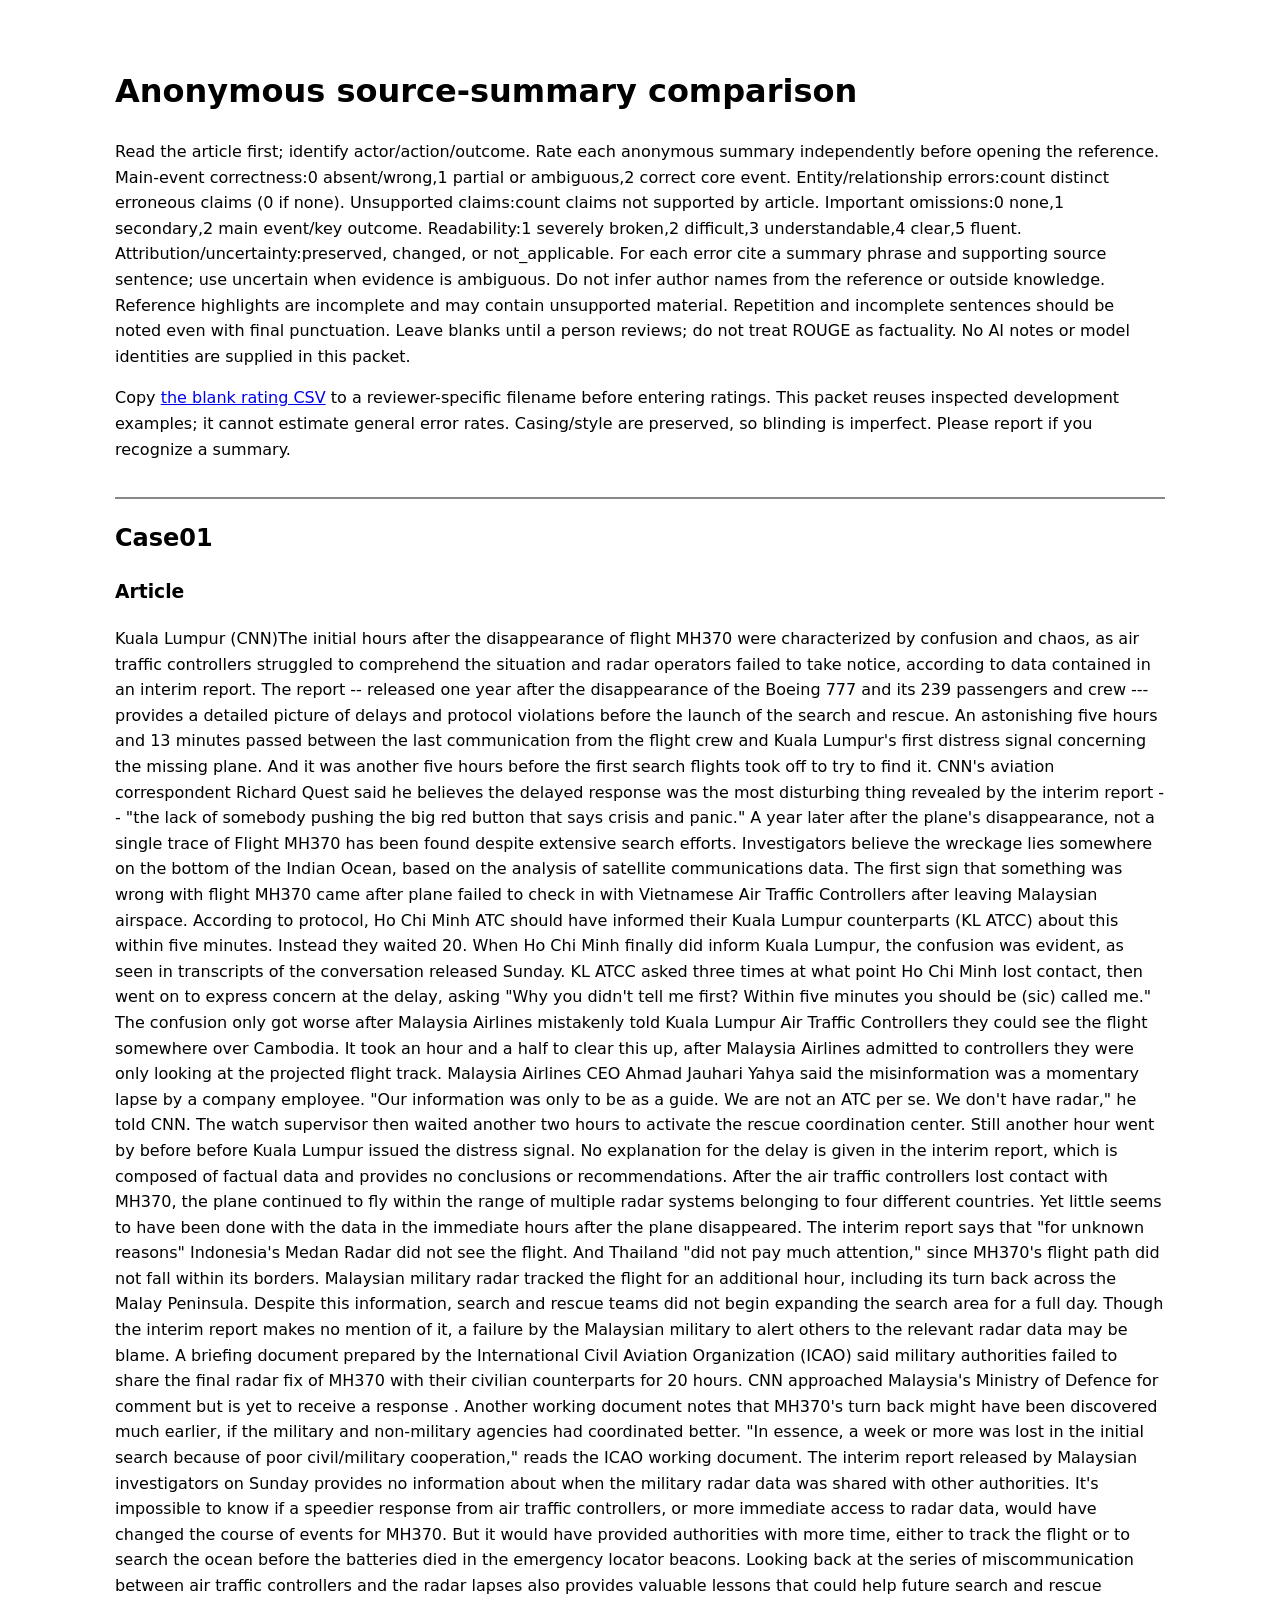
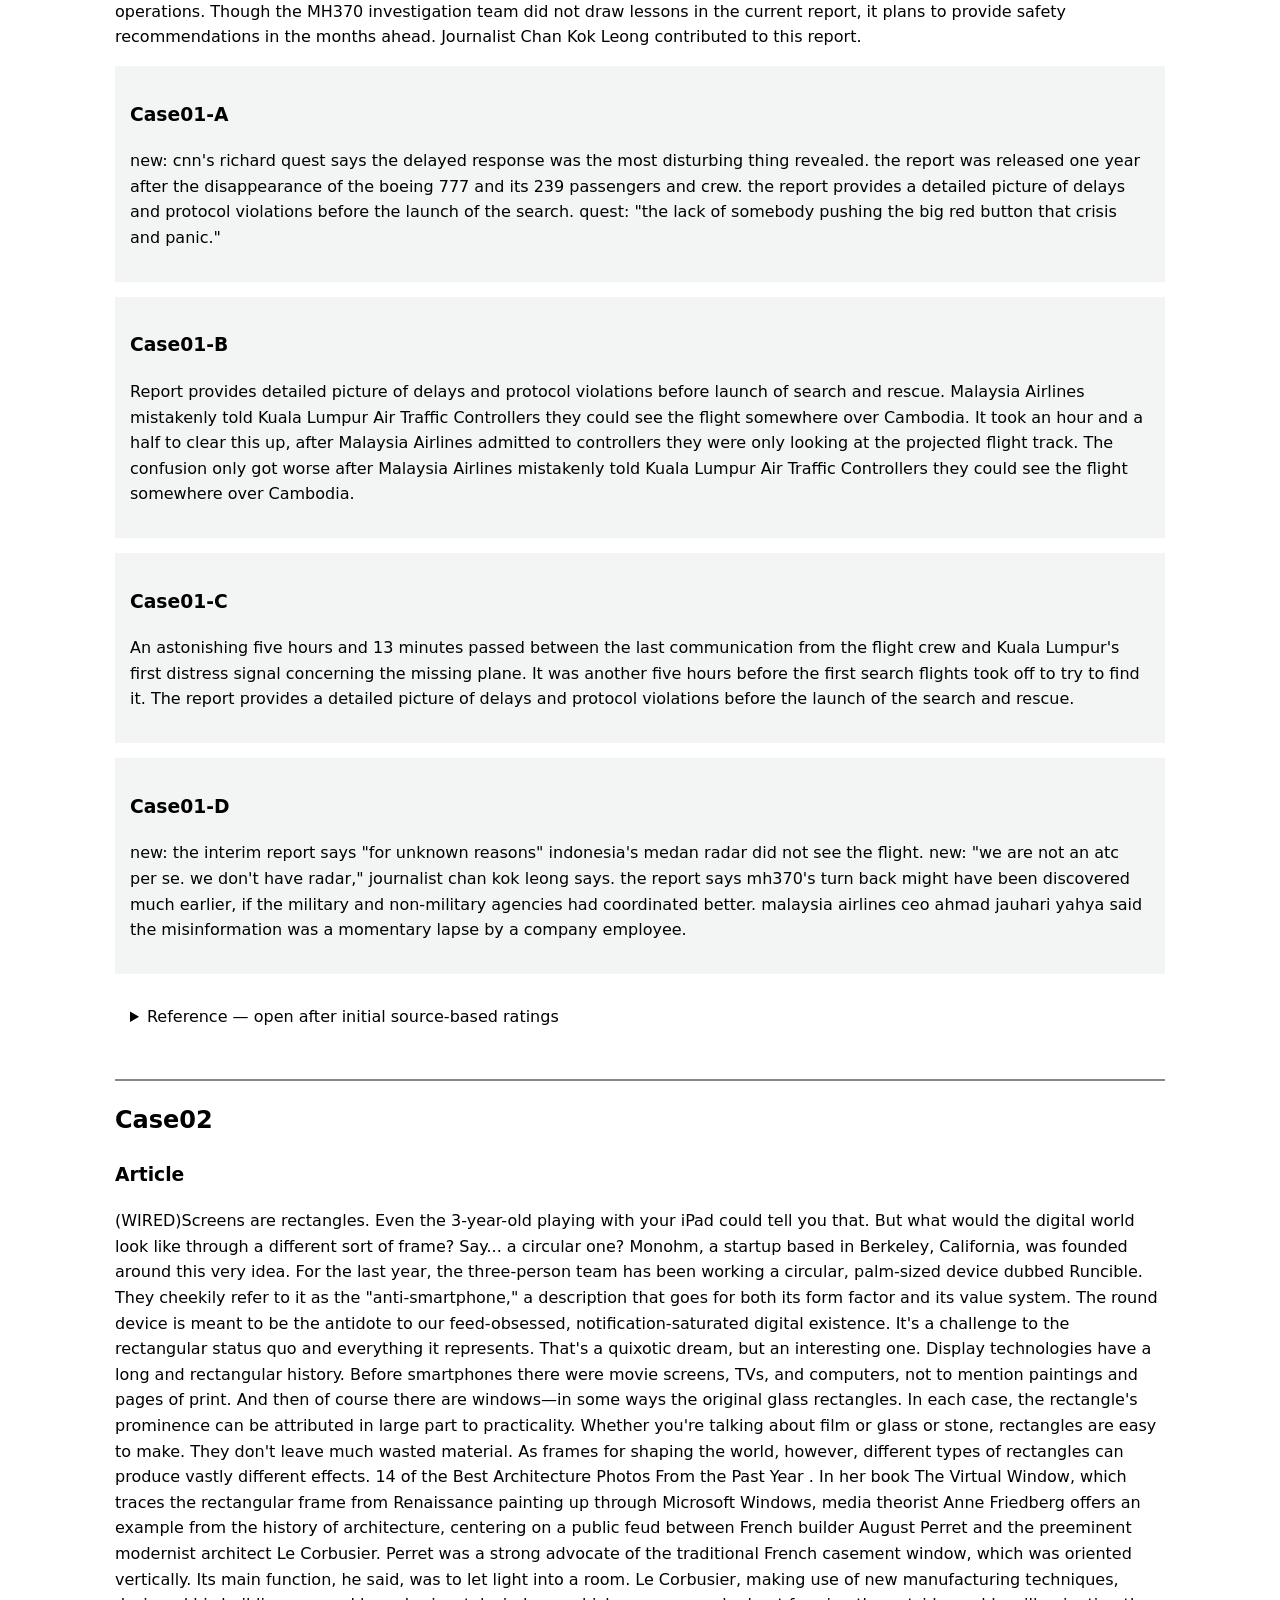
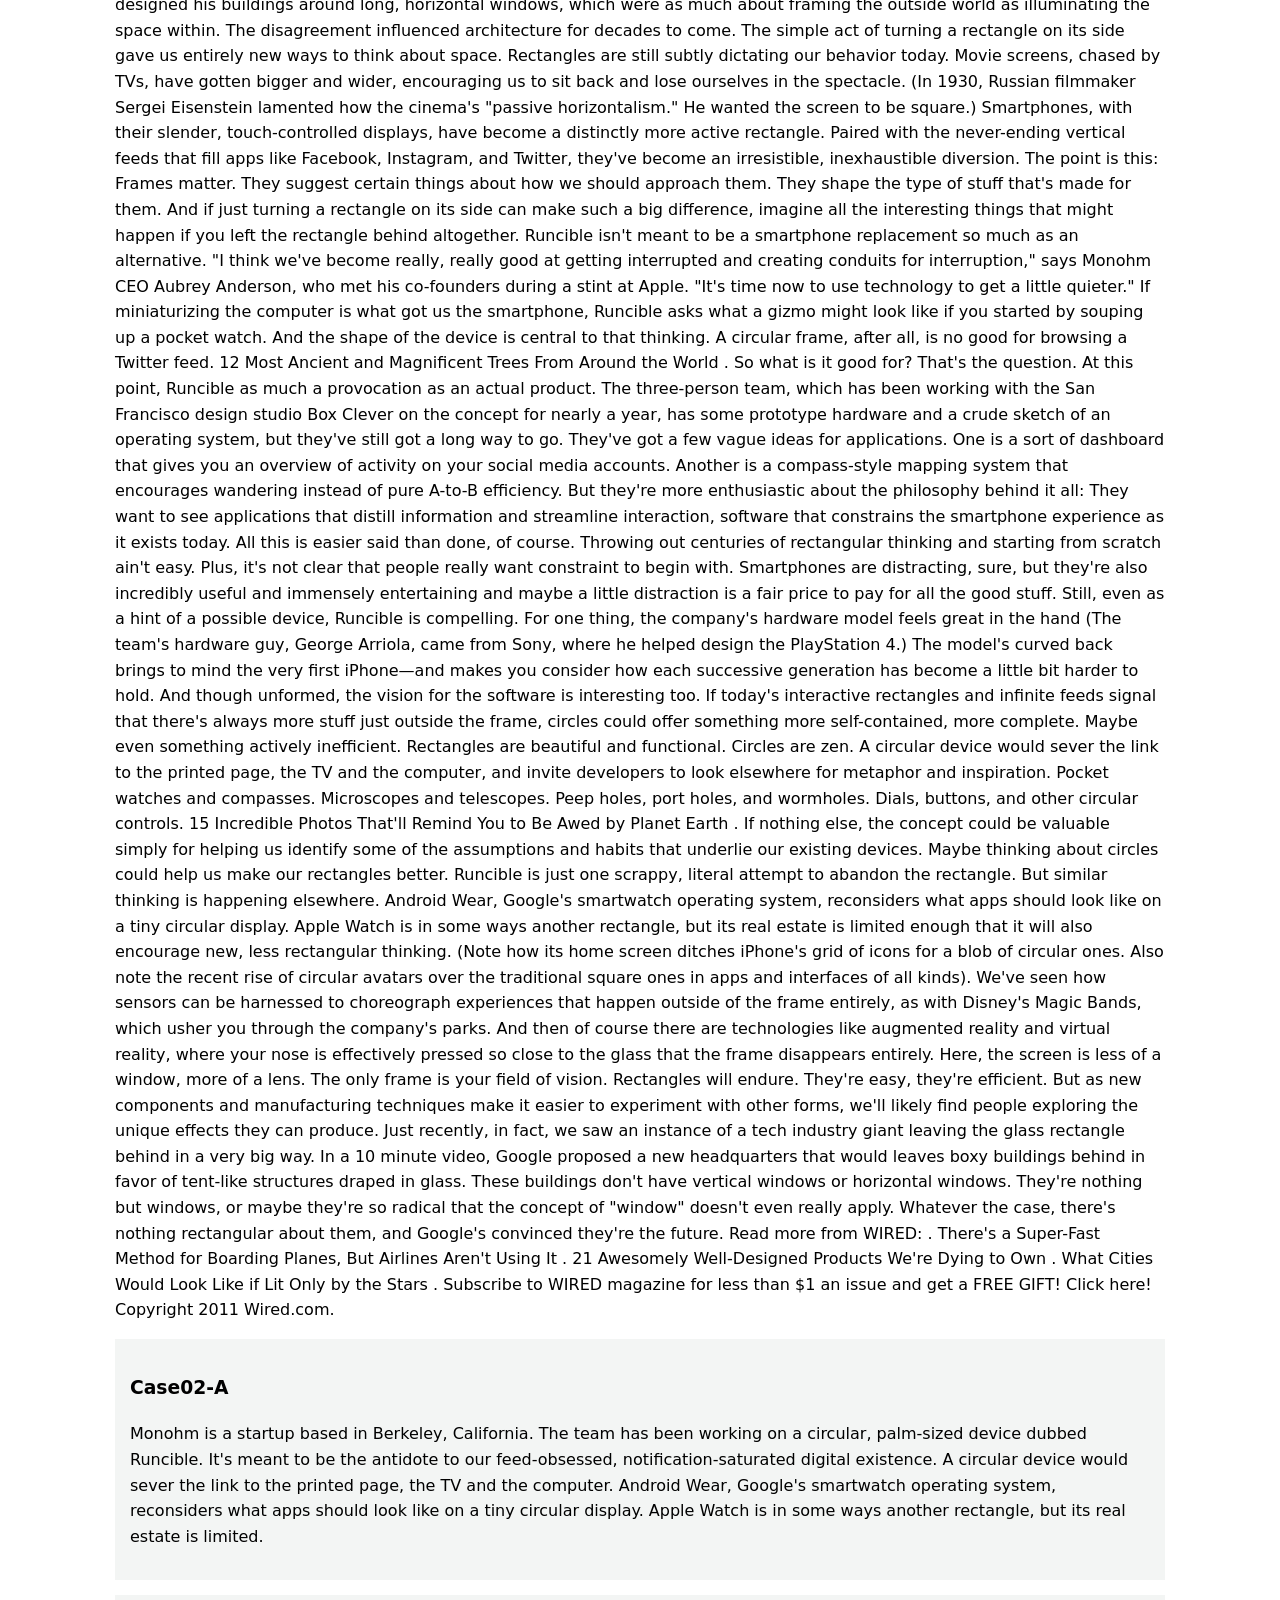
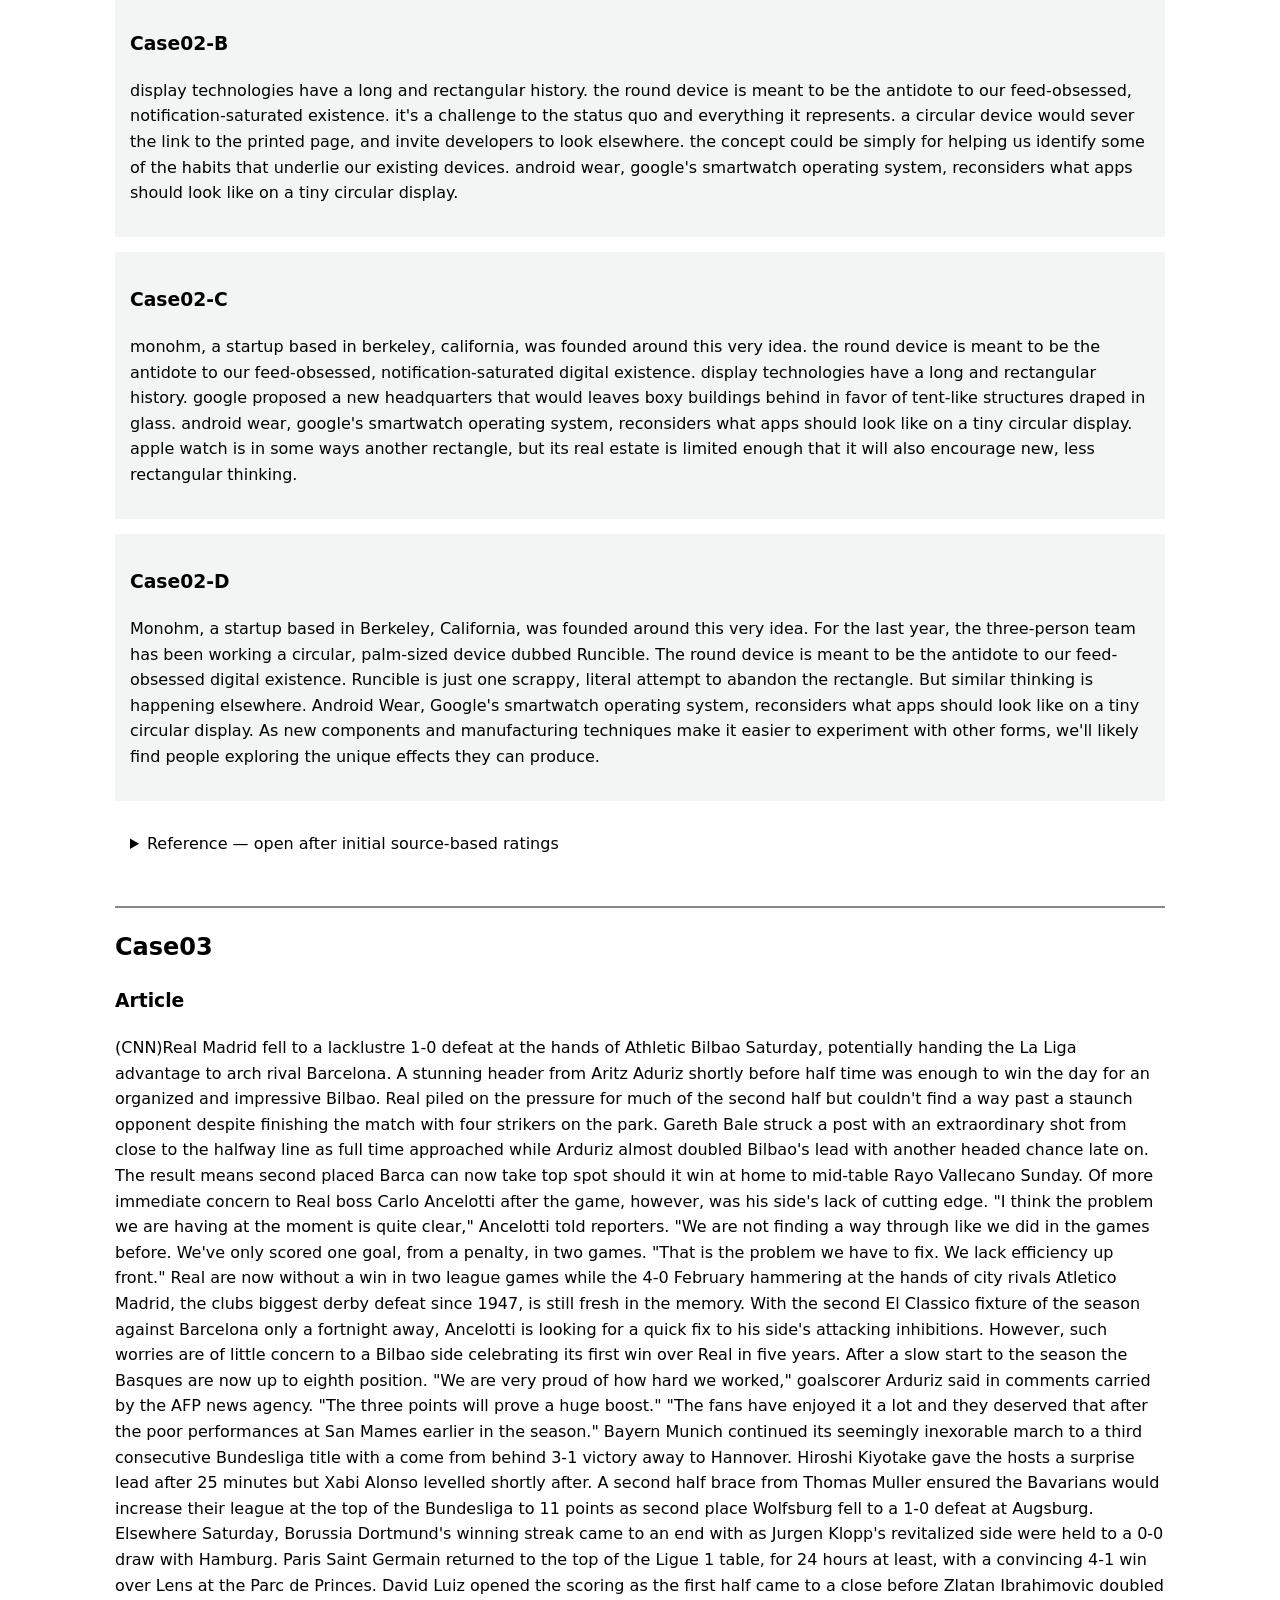
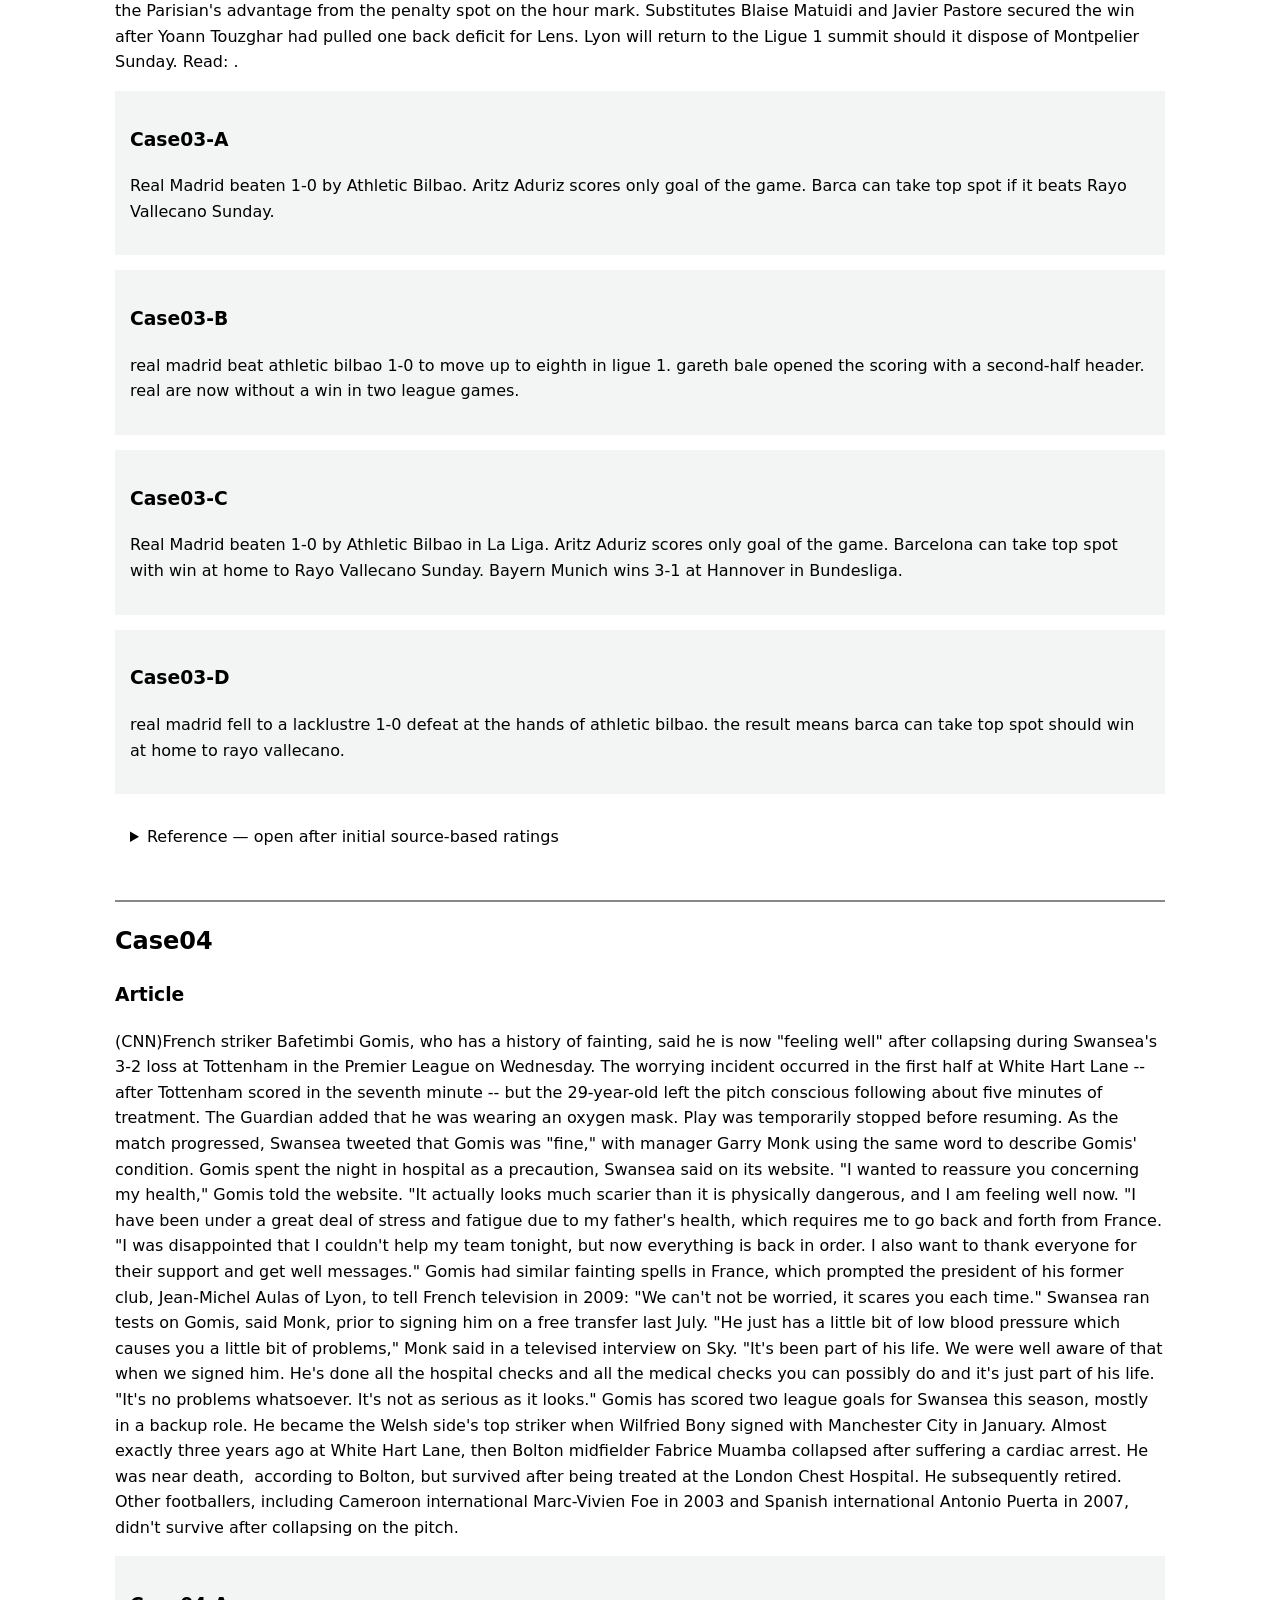
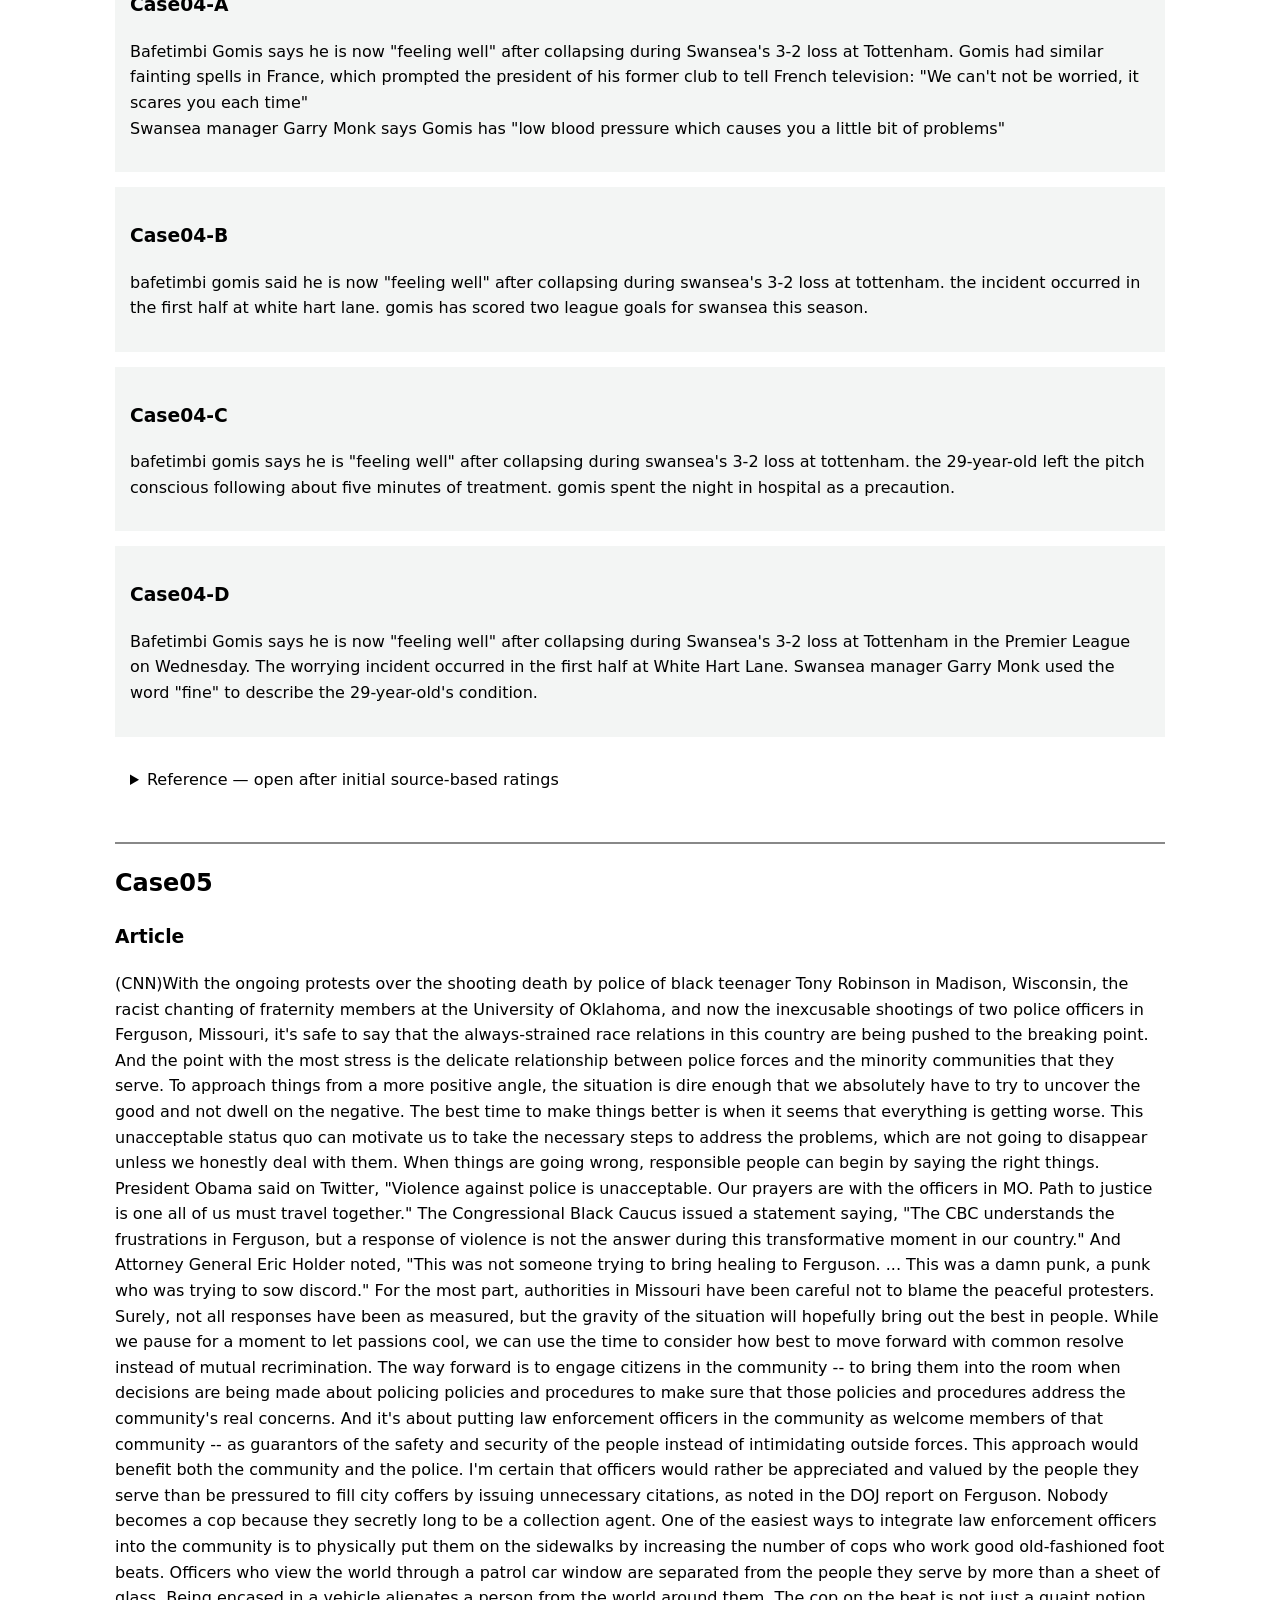
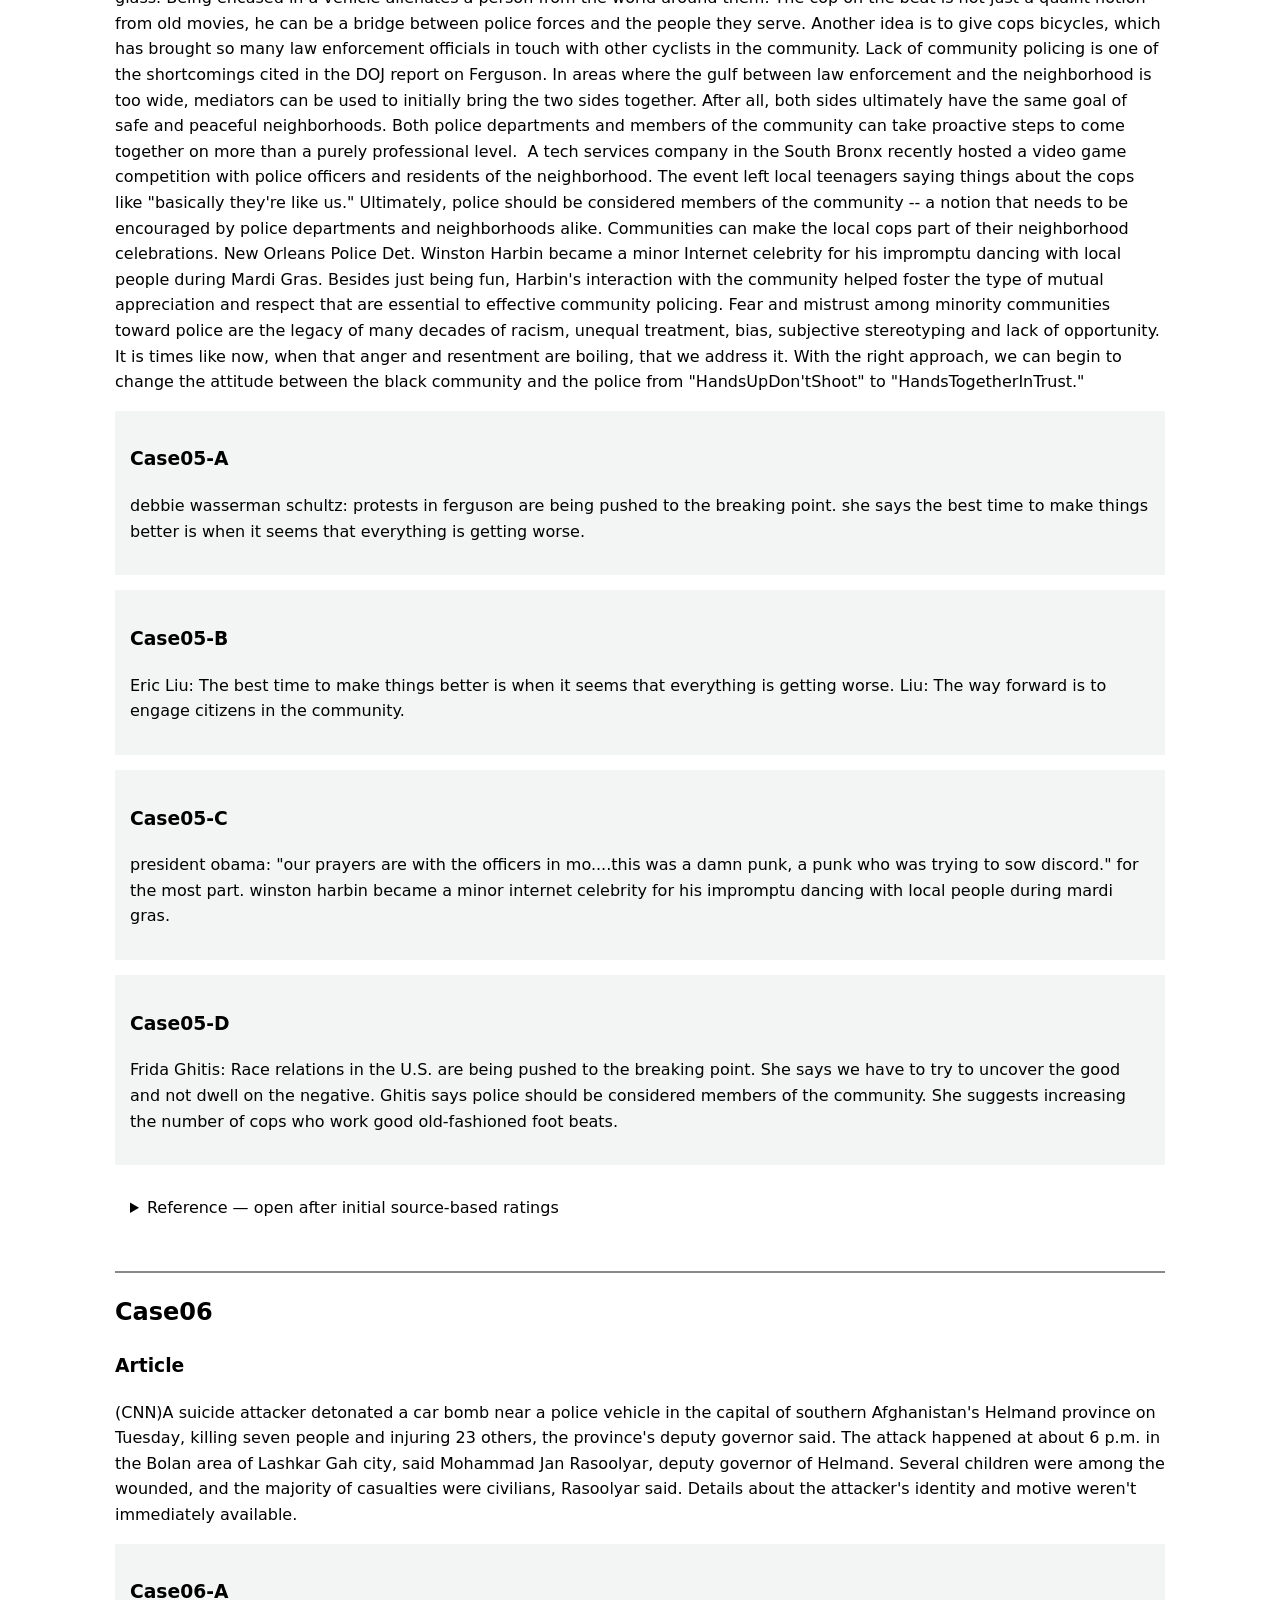
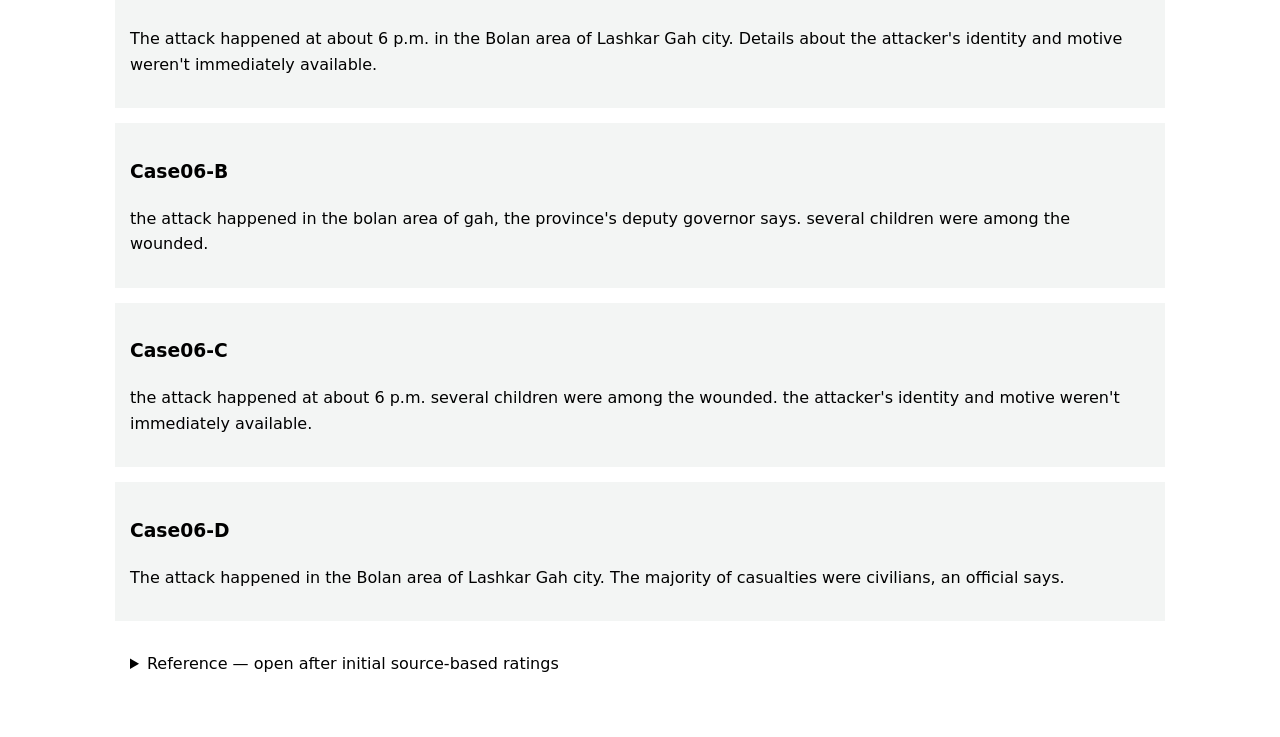
<file: reports/model_capabilities/blind_review.html>
<!doctype html><html lang="en"><meta charset="utf-8"><meta name="viewport" content="width=device-width,initial-scale=1"><title>Anonymous source-summary review</title><style>body{font:16px/1.6 system-ui;max-width:1050px;margin:25px auto;padding:20px}article{border-top:2px solid #888;margin-top:35px}section{padding:15px;background:#f3f5f4;margin:15px 0}details{padding:15px}p{white-space:pre-wrap}</style><h1>Anonymous source-summary comparison</h1><p>Read the article first; identify actor/action/outcome. Rate each anonymous summary independently before opening the reference. Main-event correctness:0 absent/wrong,1 partial or ambiguous,2 correct core event. Entity/relationship errors:count distinct erroneous claims (0 if none). Unsupported claims:count claims not supported by article. Important omissions:0 none,1 secondary,2 main event/key outcome. Readability:1 severely broken,2 difficult,3 understandable,4 clear,5 fluent. Attribution/uncertainty:preserved, changed, or not_applicable. For each error cite a summary phrase and supporting source sentence; use uncertain when evidence is ambiguous. Do not infer author names from the reference or outside knowledge. Reference highlights are incomplete and may contain unsupported material. Repetition and incomplete sentences should be noted even with final punctuation. Leave blanks until a person reviews; do not treat ROUGE as factuality. No AI notes or model identities are supplied in this packet.</p><p>Copy <a href="human_ratings_BLANK.csv">the blank rating CSV</a> to a reviewer-specific filename before entering ratings. This packet reuses inspected development examples; it cannot estimate general error rates. Casing/style are preserved, so blinding is imperfect. Please report if you recognize a summary.</p><article><h2>Case01</h2><h3>Article</h3><p>Kuala Lumpur (CNN)The initial hours after the disappearance of flight MH370 were characterized by confusion and chaos, as air traffic controllers struggled to comprehend the situation and radar operators failed to take notice, according to data contained in an interim report. The report -- released one year after the disappearance of the Boeing 777 and its 239 passengers and crew --- provides a detailed picture of delays and protocol violations before the launch of the search and rescue. An astonishing five hours and 13 minutes passed between the last communication from the flight crew and Kuala Lumpur&#x27;s first distress signal concerning the missing plane. And it was another five hours before the first search flights took off to try to find it. CNN&#x27;s aviation correspondent Richard Quest said he believes the delayed response was the most disturbing thing revealed by the interim report -- &quot;the lack of somebody pushing the big red button that says crisis and panic.&quot; A year later after the plane&#x27;s disappearance, not a single trace of Flight MH370 has been found despite extensive search efforts. Investigators believe the wreckage lies somewhere on the bottom of the Indian Ocean, based on the analysis of satellite communications data. The first sign that something was wrong with flight MH370 came after plane failed to check in with Vietnamese Air Traffic Controllers after leaving Malaysian airspace. According to protocol, Ho Chi Minh ATC should have informed their Kuala Lumpur counterparts (KL ATCC) about this within five minutes. Instead they waited 20. When Ho Chi Minh finally did inform Kuala Lumpur, the confusion was evident, as seen in transcripts of the conversation released Sunday. KL ATCC asked three times at what point Ho Chi Minh lost contact, then went on to express concern at the delay, asking &quot;Why you didn&#x27;t tell me first? Within five minutes you should be (sic) called me.&quot; The confusion only got worse after Malaysia Airlines mistakenly told Kuala Lumpur Air Traffic Controllers they could see the flight somewhere over Cambodia. It took an hour and a half to clear this up, after Malaysia Airlines admitted to controllers they were only looking at the projected flight track. Malaysia Airlines CEO Ahmad Jauhari Yahya said the misinformation was a momentary lapse by a company employee. &quot;Our information was only to be as a guide. We are not an ATC per se. We don&#x27;t have radar,&quot; he told CNN. The watch supervisor then waited another two hours to activate the rescue coordination center. Still another hour went by before before Kuala Lumpur issued the distress signal. No explanation for the delay is given in the interim report, which is composed of factual data and provides no conclusions or recommendations. After the air traffic controllers lost contact with MH370, the plane continued to fly within the range of multiple radar systems belonging to four different countries. Yet little seems to have been done with the data in the immediate hours after the plane disappeared. The interim report says that &quot;for unknown reasons&quot; Indonesia&#x27;s Medan Radar did not see the flight. And Thailand &quot;did not pay much attention,&quot; since MH370&#x27;s flight path did not fall within its borders. Malaysian military radar tracked the flight for an additional hour, including its turn back across the Malay Peninsula. Despite this information, search and rescue teams did not begin expanding the search area for a full day. Though the interim report makes no mention of it, a failure by the Malaysian military to alert others to the relevant radar data may be blame. A briefing document prepared by the International Civil Aviation Organization (ICAO) said military authorities failed to share the final radar fix of MH370 with their civilian counterparts for 20 hours. CNN approached Malaysia&#x27;s Ministry of Defence for comment but is yet to receive a response . Another working document notes that MH370&#x27;s turn back might have been discovered much earlier, if the military and non-military agencies had coordinated better. &quot;In essence, a week or more was lost in the initial search because of poor civil/military cooperation,&quot; reads the ICAO working document. The interim report released by Malaysian investigators on Sunday provides no information about when the military radar data was shared with other authorities. It&#x27;s impossible to know if a speedier response from air traffic controllers, or more immediate access to radar data, would have changed the course of events for MH370. But it would have provided authorities with more time, either to track the flight or to search the ocean before the batteries died in the emergency locator beacons. Looking back at the series of miscommunication between air traffic controllers and the radar lapses also provides valuable lessons that could help future search and rescue operations. Though the MH370 investigation team did not draw lessons in the current report, it plans to provide safety recommendations in the months ahead. Journalist Chan Kok Leong contributed to this report.</p><section><h3>Case01-A</h3><p>new: cnn&#x27;s richard quest says the delayed response was the most disturbing thing revealed. the report was released one year after the disappearance of the boeing 777 and its 239 passengers and crew. the report provides a detailed picture of delays and protocol violations before the launch of the search. quest: &quot;the lack of somebody pushing the big red button that crisis and panic.&quot;</p></section><section><h3>Case01-B</h3><p>Report provides detailed picture of delays and protocol violations before launch of search and rescue. Malaysia Airlines mistakenly told Kuala Lumpur Air Traffic Controllers they could see the flight somewhere over Cambodia. It took an hour and a half to clear this up, after Malaysia Airlines admitted to controllers they were only looking at the projected flight track. The confusion only got worse after Malaysia Airlines mistakenly told Kuala Lumpur Air Traffic Controllers they could see the flight somewhere over Cambodia.</p></section><section><h3>Case01-C</h3><p>An astonishing five hours and 13 minutes passed between the last communication from the flight crew and Kuala Lumpur&#x27;s first distress signal concerning the missing plane. It was another five hours before the first search flights took off to try to find it. The report provides a detailed picture of delays and protocol violations before the launch of the search and rescue.</p></section><section><h3>Case01-D</h3><p>new: the interim report says &quot;for unknown reasons&quot; indonesia&#x27;s medan radar did not see the flight. new: &quot;we are not an atc per se. we don&#x27;t have radar,&quot; journalist chan kok leong says. the report says mh370&#x27;s turn back might have been discovered much earlier, if the military and non-military agencies had coordinated better. malaysia airlines ceo ahmad jauhari yahya said the misinformation was a momentary lapse by a company employee.</p></section><details><summary>Reference — open after initial source-based ratings</summary><p>Interim report exposes delays and inaction after MH370 disappeared .
Flight carrying 239 people and crew has not been found, one year later .
Took 10 hours for the first search flights to take off, according to report .</p></details></article><article><h2>Case02</h2><h3>Article</h3><p>(WIRED)Screens are rectangles. Even the 3-year-old playing with your iPad could tell you that. But what would the digital world look like through a different sort of frame? Say... a circular one? Monohm, a startup based in Berkeley, California, was founded around this very idea. For the last year, the three-person team has been working a circular, palm-sized device dubbed Runcible. They cheekily refer to it as the &quot;anti-smartphone,&quot; a description that goes for both its form factor and its value system. The round device is meant to be the antidote to our feed-obsessed, notification-saturated digital existence. It&#x27;s a challenge to the rectangular status quo and everything it represents. That&#x27;s a quixotic dream, but an interesting one. Display technologies have a long and rectangular history. Before smartphones there were movie screens, TVs, and computers, not to mention paintings and pages of print. And then of course there are windows—in some ways the original glass rectangles. In each case, the rectangle&#x27;s prominence can be attributed in large part to practicality. Whether you&#x27;re talking about film or glass or stone, rectangles are easy to make. They don&#x27;t leave much wasted material. As frames for shaping the world, however, different types of rectangles can produce vastly different effects. 14 of the Best Architecture Photos From the Past Year . In her book The Virtual Window, which traces the rectangular frame from Renaissance painting up through Microsoft Windows, media theorist Anne Friedberg offers an example from the history of architecture, centering on a public feud between French builder August Perret and the preeminent modernist architect Le Corbusier. Perret was a strong advocate of the traditional French casement window, which was oriented vertically. Its main function, he said, was to let light into a room. Le Corbusier, making use of new manufacturing techniques, designed his buildings around long, horizontal windows, which were as much about framing the outside world as illuminating the space within. The disagreement influenced architecture for decades to come. The simple act of turning a rectangle on its side gave us entirely new ways to think about space. Rectangles are still subtly dictating our behavior today. Movie screens, chased by TVs, have gotten bigger and wider, encouraging us to sit back and lose ourselves in the spectacle. (In 1930, Russian filmmaker Sergei Eisenstein lamented how the cinema&#x27;s &quot;passive horizontalism.&quot; He wanted the screen to be square.) Smartphones, with their slender, touch-controlled displays, have become a distinctly more active rectangle. Paired with the never-ending vertical feeds that fill apps like Facebook, Instagram, and Twitter, they&#x27;ve become an irresistible, inexhaustible diversion. The point is this: Frames matter. They suggest certain things about how we should approach them. They shape the type of stuff that&#x27;s made for them. And if just turning a rectangle on its side can make such a big difference, imagine all the interesting things that might happen if you left the rectangle behind altogether. Runcible isn&#x27;t meant to be a smartphone replacement so much as an alternative. &quot;I think we&#x27;ve become really, really good at getting interrupted and creating conduits for interruption,&quot; says Monohm CEO Aubrey Anderson, who met his co-founders during a stint at Apple. &quot;It&#x27;s time now to use technology to get a little quieter.&quot; If miniaturizing the computer is what got us the smartphone, Runcible asks what a gizmo might look like if you started by souping up a pocket watch. And the shape of the device is central to that thinking. A circular frame, after all, is no good for browsing a Twitter feed. 12 Most Ancient and Magnificent Trees From Around the World . So what is it good for? That&#x27;s the question. At this point, Runcible as much a provocation as an actual product. The three-person team, which has been working with the San Francisco design studio Box Clever on the concept for nearly a year, has some prototype hardware and a crude sketch of an operating system, but they&#x27;ve still got a long way to go. They&#x27;ve got a few vague ideas for applications. One is a sort of dashboard that gives you an overview of activity on your social media accounts. Another is a compass-style mapping system that encourages wandering instead of pure A-to-B efficiency. But they&#x27;re more enthusiastic about the philosophy behind it all: They want to see applications that distill information and streamline interaction, software that constrains the smartphone experience as it exists today. All this is easier said than done, of course. Throwing out centuries of rectangular thinking and starting from scratch ain&#x27;t easy. Plus, it&#x27;s not clear that people really want constraint to begin with. Smartphones are distracting, sure, but they&#x27;re also incredibly useful and immensely entertaining and maybe a little distraction is a fair price to pay for all the good stuff. Still, even as a hint of a possible device, Runcible is compelling. For one thing, the company&#x27;s hardware model feels great in the hand (The team&#x27;s hardware guy, George Arriola, came from Sony, where he helped design the PlayStation 4.) The model&#x27;s curved back brings to mind the very first iPhone—and makes you consider how each successive generation has become a little bit harder to hold. And though unformed, the vision for the software is interesting too. If today&#x27;s interactive rectangles and infinite feeds signal that there&#x27;s always more stuff just outside the frame, circles could offer something more self-contained, more complete. Maybe even something actively inefficient. Rectangles are beautiful and functional. Circles are zen. A circular device would sever the link to the printed page, the TV and the computer, and invite developers to look elsewhere for metaphor and inspiration. Pocket watches and compasses. Microscopes and telescopes. Peep holes, port holes, and wormholes. Dials, buttons, and other circular controls. 15 Incredible Photos That&#x27;ll Remind You to Be Awed by Planet Earth . If nothing else, the concept could be valuable simply for helping us identify some of the assumptions and habits that underlie our existing devices. Maybe thinking about circles could help us make our rectangles better. Runcible is just one scrappy, literal attempt to abandon the rectangle. But similar thinking is happening elsewhere. Android Wear, Google&#x27;s smartwatch operating system, reconsiders what apps should look like on a tiny circular display. Apple Watch is in some ways another rectangle, but its real estate is limited enough that it will also encourage new, less rectangular thinking. (Note how its home screen ditches iPhone&#x27;s grid of icons for a blob of circular ones. Also note the recent rise of circular avatars over the traditional square ones in apps and interfaces of all kinds). We&#x27;ve seen how sensors can be harnessed to choreograph experiences that happen outside of the frame entirely, as with Disney&#x27;s Magic Bands, which usher you through the company&#x27;s parks. And then of course there are technologies like augmented reality and virtual reality, where your nose is effectively pressed so close to the glass that the frame disappears entirely. Here, the screen is less of a window, more of a lens. The only frame is your field of vision. Rectangles will endure. They&#x27;re easy, they&#x27;re efficient. But as new components and manufacturing techniques make it easier to experiment with other forms, we&#x27;ll likely find people exploring the unique effects they can produce. Just recently, in fact, we saw an instance of a tech industry giant leaving the glass rectangle behind in a very big way. In a 10 minute video, Google proposed a new headquarters that would leaves boxy buildings behind in favor of tent-like structures draped in glass. These buildings don&#x27;t have vertical windows or horizontal windows. They&#x27;re nothing but windows, or maybe they&#x27;re so radical that the concept of &quot;window&quot; doesn&#x27;t even really apply. Whatever the case, there&#x27;s nothing rectangular about them, and Google&#x27;s convinced they&#x27;re the future. Read more from WIRED: . There&#x27;s a Super-Fast Method for Boarding Planes, But Airlines Aren&#x27;t Using It . 21 Awesomely Well-Designed Products We&#x27;re Dying to Own . What Cities Would Look Like if Lit Only by the Stars . Subscribe to WIRED magazine for less than $1 an issue and get a FREE GIFT! Click here! Copyright 2011 Wired.com.</p><section><h3>Case02-A</h3><p>Monohm is a startup based in Berkeley, California. The team has been working on a circular, palm-sized device dubbed Runcible. It&#x27;s meant to be the antidote to our feed-obsessed, notification-saturated digital existence. A circular device would sever the link to the printed page, the TV and the computer. Android Wear, Google&#x27;s smartwatch operating system, reconsiders what apps should look like on a tiny circular display. Apple Watch is in some ways another rectangle, but its real estate is limited.</p></section><section><h3>Case02-B</h3><p>display technologies have a long and rectangular history. the round device is meant to be the antidote to our feed-obsessed, notification-saturated existence. it&#x27;s a challenge to the status quo and everything it represents. a circular device would sever the link to the printed page, and invite developers to look elsewhere. the concept could be simply for helping us identify some of the habits that underlie our existing devices. android wear, google&#x27;s smartwatch operating system, reconsiders what apps should look like on a tiny circular display.</p></section><section><h3>Case02-C</h3><p>monohm, a startup based in berkeley, california, was founded around this very idea. the round device is meant to be the antidote to our feed-obsessed, notification-saturated digital existence. display technologies have a long and rectangular history. google proposed a new headquarters that would leaves boxy buildings behind in favor of tent-like structures draped in glass. android wear, google&#x27;s smartwatch operating system, reconsiders what apps should look like on a tiny circular display. apple watch is in some ways another rectangle, but its real estate is limited enough that it will also encourage new, less rectangular thinking.</p></section><section><h3>Case02-D</h3><p>Monohm, a startup based in Berkeley, California, was founded around this very idea. For the last year, the three-person team has been working a circular, palm-sized device dubbed Runcible. The round device is meant to be the antidote to our feed-obsessed digital existence. Runcible is just one scrappy, literal attempt to abandon the rectangle. But similar thinking is happening elsewhere. Android Wear, Google&#x27;s smartwatch operating system, reconsiders what apps should look like on a tiny circular display. As new components and manufacturing techniques make it easier to experiment with other forms, we&#x27;ll likely find people exploring the unique effects they can produce.</p></section><details><summary>Reference — open after initial source-based ratings</summary><p>A Californian startup has developed a circular smartphone called &quot;Runcible&quot;
The provocative anti-phone is meant to be an antidote to our obsession for digital devices .</p></details></article><article><h2>Case03</h2><h3>Article</h3><p>(CNN)Real Madrid fell to a lacklustre 1-0 defeat at the hands of Athletic Bilbao Saturday, potentially handing the La Liga advantage to arch rival Barcelona. A stunning header from Aritz Aduriz shortly before half time was enough to win the day for an organized and impressive Bilbao. Real piled on the pressure for much of the second half but couldn&#x27;t find a way past a staunch opponent despite finishing the match with four strikers on the park. Gareth Bale struck a post with an extraordinary shot from close to the halfway line as full time approached while Arduriz almost doubled Bilbao&#x27;s lead with another headed chance late on. The result means second placed Barca can now take top spot should it win at home to mid-table Rayo Vallecano Sunday. Of more immediate concern to Real boss Carlo Ancelotti after the game, however, was his side&#x27;s lack of cutting edge. &quot;I think the problem we are having at the moment is quite clear,&quot; Ancelotti told reporters. &quot;We are not finding a way through like we did in the games before. We&#x27;ve only scored one goal, from a penalty, in two games. &quot;That is the problem we have to fix. We lack efficiency up front.&quot; Real are now without a win in two league games while the 4-0 February hammering at the hands of city rivals Atletico Madrid, the clubs biggest derby defeat since 1947, is still fresh in the memory. With the second El Classico fixture of the season against Barcelona only a fortnight away, Ancelotti is looking for a quick fix to his side&#x27;s attacking inhibitions. However, such worries are of little concern to a Bilbao side celebrating its first win over Real in five years. After a slow start to the season the Basques are now up to eighth position. &quot;We are very proud of how hard we worked,&quot; goalscorer Arduriz said in comments carried by the AFP news agency. &quot;The three points will prove a huge boost.&quot; &quot;The fans have enjoyed it a lot and they deserved that after the poor performances at San Mames earlier in the season.&quot; Bayern Munich continued its seemingly inexorable march to a third consecutive Bundesliga title with a come from behind 3-1 victory away to Hannover. Hiroshi Kiyotake gave the hosts a surprise lead after 25 minutes but Xabi Alonso levelled shortly after. A second half brace from Thomas Muller ensured the Bavarians would increase their league at the top of the Bundesliga to 11 points as second place Wolfsburg fell to a 1-0 defeat at Augsburg. Elsewhere Saturday, Borussia Dortmund&#x27;s winning streak came to an end with as Jurgen Klopp&#x27;s revitalized side were held to a 0-0 draw with Hamburg. Paris Saint Germain returned to the top of the Ligue 1 table, for 24 hours at least, with a convincing 4-1 win over Lens at the Parc de Princes. David Luiz opened the scoring as the first half came to a close before Zlatan Ibrahimovic doubled the Parisian&#x27;s advantage from the penalty spot on the hour mark. Substitutes Blaise Matuidi and Javier Pastore secured the win after Yoann Touzghar had pulled one back deficit for Lens. Lyon will return to the Ligue 1 summit should it dispose of Montpelier Sunday. Read: .</p><section><h3>Case03-A</h3><p>Real Madrid beaten 1-0 by Athletic Bilbao. Aritz Aduriz scores only goal of the game. Barca can take top spot if it beats Rayo Vallecano Sunday.</p></section><section><h3>Case03-B</h3><p>real madrid beat athletic bilbao 1-0 to move up to eighth in ligue 1. gareth bale opened the scoring with a second-half header. real are now without a win in two league games.</p></section><section><h3>Case03-C</h3><p>Real Madrid beaten 1-0 by Athletic Bilbao in La Liga. Aritz Aduriz scores only goal of the game. Barcelona can take top spot with win at home to Rayo Vallecano Sunday. Bayern Munich wins 3-1 at Hannover in Bundesliga.</p></section><section><h3>Case03-D</h3><p>real madrid fell to a lacklustre 1-0 defeat at the hands of athletic bilbao. the result means barca can take top spot should win at home to rayo vallecano.</p></section><details><summary>Reference — open after initial source-based ratings</summary><p>Real Madrid slump to defeat against Athletic Bilbao .
Solitary goal from Aritz Aduriz enough to give the Basques victory .
Bayern Munich continue Bundesliga domination .</p></details></article><article><h2>Case04</h2><h3>Article</h3><p>(CNN)French striker Bafetimbi Gomis, who has a history of fainting, said he is now &quot;feeling well&quot; after collapsing during Swansea&#x27;s 3-2 loss at Tottenham in the Premier League on Wednesday. The worrying incident occurred in the first half at White Hart Lane -- after Tottenham scored in the seventh minute -- but the 29-year-old left the pitch conscious following about five minutes of treatment. The Guardian added that he was wearing an oxygen mask. Play was temporarily stopped before resuming. As the match progressed, Swansea tweeted that Gomis was &quot;fine,&quot; with manager Garry Monk using the same word to describe Gomis&#x27; condition. Gomis spent the night in hospital as a precaution, Swansea said on its website. &quot;I wanted to reassure you concerning my health,&quot; Gomis told the website. &quot;It actually looks much scarier than it is physically dangerous, and I am feeling well now. &quot;I have been under a great deal of stress and fatigue due to my father&#x27;s health, which requires me to go back and forth from France. &quot;I was disappointed that I couldn&#x27;t help my team tonight, but now everything is back in order. I also want to thank everyone for their support and get well messages.&quot; Gomis had similar fainting spells in France, which prompted the president of his former club, Jean-Michel Aulas of Lyon, to tell French television in 2009: &quot;We can&#x27;t not be worried, it scares you each time.&quot; Swansea ran tests on Gomis, said Monk, prior to signing him on a free transfer last July. &quot;He just has a little bit of low blood pressure which causes you a little bit of problems,&quot; Monk said in a televised interview on Sky. &quot;It&#x27;s been part of his life. We were well aware of that when we signed him. He&#x27;s done all the hospital checks and all the medical checks you can possibly do and it&#x27;s just part of his life. &quot;It&#x27;s no problems whatsoever. It&#x27;s not as serious as it looks.&quot; Gomis has scored two league goals for Swansea this season, mostly in a backup role. He became the Welsh side&#x27;s top striker when Wilfried Bony signed with Manchester City in January. Almost exactly three years ago at White Hart Lane, then Bolton midfielder Fabrice Muamba collapsed after suffering a cardiac arrest. He was near death,  according to Bolton, but survived after being treated at the London Chest Hospital. He subsequently retired. Other footballers, including Cameroon international Marc-Vivien Foe in 2003 and Spanish international Antonio Puerta in 2007, didn&#x27;t survive after collapsing on the pitch.</p><section><h3>Case04-A</h3><p>Bafetimbi Gomis says he is now &quot;feeling well&quot; after collapsing during Swansea&#x27;s 3-2 loss at Tottenham. Gomis had similar fainting spells in France, which prompted the president of his former club to tell French television: &quot;We can&#x27;t not be worried, it scares you each time&quot;
Swansea manager Garry Monk says Gomis has &quot;low blood pressure which causes you a little bit of problems&quot;</p></section><section><h3>Case04-B</h3><p>bafetimbi gomis said he is now &quot;feeling well&quot; after collapsing during swansea&#x27;s 3-2 loss at tottenham. the incident occurred in the first half at white hart lane. gomis has scored two league goals for swansea this season.</p></section><section><h3>Case04-C</h3><p>bafetimbi gomis says he is &quot;feeling well&quot; after collapsing during swansea&#x27;s 3-2 loss at tottenham. the 29-year-old left the pitch conscious following about five minutes of treatment. gomis spent the night in hospital as a precaution.</p></section><section><h3>Case04-D</h3><p>Bafetimbi Gomis says he is now &quot;feeling well&quot; after collapsing during Swansea&#x27;s 3-2 loss at Tottenham in the Premier League on Wednesday. The worrying incident occurred in the first half at White Hart Lane. Swansea manager Garry Monk used the word &quot;fine&quot; to describe the 29-year-old&#x27;s condition.</p></section><details><summary>Reference — open after initial source-based ratings</summary><p>Bafetimbi Gomis collapses within 10 minutes of kickoff at Tottenham .
But he reportedly left the pitch conscious and wearing an oxygen mask .
Gomis later said that he was &quot;feeling well&quot;
The incident came three years after Fabrice Muamba collapsed at White Hart Lane .</p></details></article><article><h2>Case05</h2><h3>Article</h3><p>(CNN)With the ongoing protests over the shooting death by police of black teenager Tony Robinson in Madison, Wisconsin, the racist chanting of fraternity members at the University of Oklahoma, and now the inexcusable shootings of two police officers in Ferguson, Missouri, it&#x27;s safe to say that the always-strained race relations in this country are being pushed to the breaking point. And the point with the most stress is the delicate relationship between police forces and the minority communities that they serve. To approach things from a more positive angle, the situation is dire enough that we absolutely have to try to uncover the good and not dwell on the negative. The best time to make things better is when it seems that everything is getting worse. This unacceptable status quo can motivate us to take the necessary steps to address the problems, which are not going to disappear unless we honestly deal with them. When things are going wrong, responsible people can begin by saying the right things. President Obama said on Twitter, &quot;Violence against police is unacceptable. Our prayers are with the officers in MO. Path to justice is one all of us must travel together.&quot; The Congressional Black Caucus issued a statement saying, &quot;The CBC understands the frustrations in Ferguson, but a response of violence is not the answer during this transformative moment in our country.&quot; And Attorney General Eric Holder noted, &quot;This was not someone trying to bring healing to Ferguson. ... This was a damn punk, a punk who was trying to sow discord.&quot; For the most part, authorities in Missouri have been careful not to blame the peaceful protesters. Surely, not all responses have been as measured, but the gravity of the situation will hopefully bring out the best in people. While we pause for a moment to let passions cool, we can use the time to consider how best to move forward with common resolve instead of mutual recrimination. The way forward is to engage citizens in the community -- to bring them into the room when decisions are being made about policing policies and procedures to make sure that those policies and procedures address the community&#x27;s real concerns. And it&#x27;s about putting law enforcement officers in the community as welcome members of that community -- as guarantors of the safety and security of the people instead of intimidating outside forces. This approach would benefit both the community and the police. I&#x27;m certain that officers would rather be appreciated and valued by the people they serve than be pressured to fill city coffers by issuing unnecessary citations, as noted in the DOJ report on Ferguson. Nobody becomes a cop because they secretly long to be a collection agent. One of the easiest ways to integrate law enforcement officers into the community is to physically put them on the sidewalks by increasing the number of cops who work good old-fashioned foot beats. Officers who view the world through a patrol car window are separated from the people they serve by more than a sheet of glass. Being encased in a vehicle alienates a person from the world around them. The cop on the beat is not just a quaint notion from old movies, he can be a bridge between police forces and the people they serve. Another idea is to give cops bicycles, which has brought so many law enforcement officials in touch with other cyclists in the community. Lack of community policing is one of the shortcomings cited in the DOJ report on Ferguson. In areas where the gulf between law enforcement and the neighborhood is too wide, mediators can be used to initially bring the two sides together. After all, both sides ultimately have the same goal of safe and peaceful neighborhoods. Both police departments and members of the community can take proactive steps to come together on more than a purely professional level.  A tech services company in the South Bronx recently hosted a video game competition with police officers and residents of the neighborhood. The event left local teenagers saying things about the cops like &quot;basically they&#x27;re like us.&quot; Ultimately, police should be considered members of the community -- a notion that needs to be encouraged by police departments and neighborhoods alike. Communities can make the local cops part of their neighborhood celebrations. New Orleans Police Det. Winston Harbin became a minor Internet celebrity for his impromptu dancing with local people during Mardi Gras. Besides just being fun, Harbin&#x27;s interaction with the community helped foster the type of mutual appreciation and respect that are essential to effective community policing. Fear and mistrust among minority communities toward police are the legacy of many decades of racism, unequal treatment, bias, subjective stereotyping and lack of opportunity. It is times like now, when that anger and resentment are boiling, that we address it. With the right approach, we can begin to change the attitude between the black community and the police from &quot;HandsUpDon&#x27;tShoot&quot; to &quot;HandsTogetherInTrust.&quot;</p><section><h3>Case05-A</h3><p>debbie wasserman schultz: protests in ferguson are being pushed to the breaking point. she says the best time to make things better is when it seems that everything is getting worse.</p></section><section><h3>Case05-B</h3><p>Eric Liu: The best time to make things better is when it seems that everything is getting worse. Liu: The way forward is to engage citizens in the community.</p></section><section><h3>Case05-C</h3><p>president obama: &quot;our prayers are with the officers in mo....this was a damn punk, a punk who was trying to sow discord.&quot; for the most part. winston harbin became a minor internet celebrity for his impromptu dancing with local people during mardi gras.</p></section><section><h3>Case05-D</h3><p>Frida Ghitis: Race relations in the U.S. are being pushed to the breaking point. She says we have to try to uncover the good and not dwell on the negative. Ghitis says police should be considered members of the community. She suggests increasing the number of cops who work good old-fashioned foot beats.</p></section><details><summary>Reference — open after initial source-based ratings</summary><p>Latest Ferguson shootings push strained race relations to breaking point .
Donna Brazile: Relationship between police forces and minority communities must improve .</p></details></article><article><h2>Case06</h2><h3>Article</h3><p>(CNN)A suicide attacker detonated a car bomb near a police vehicle in the capital of southern Afghanistan&#x27;s Helmand province on Tuesday, killing seven people and injuring 23 others, the province&#x27;s deputy governor said. The attack happened at about 6 p.m. in the Bolan area of Lashkar Gah city, said Mohammad Jan Rasoolyar, deputy governor of Helmand. Several children were among the wounded, and the majority of casualties were civilians, Rasoolyar said. Details about the attacker&#x27;s identity and motive weren&#x27;t immediately available.</p><section><h3>Case06-A</h3><p>The attack happened at about 6 p.m. in the Bolan area of Lashkar Gah city. Details about the attacker&#x27;s identity and motive weren&#x27;t immediately available.</p></section><section><h3>Case06-B</h3><p>the attack happened in the bolan area of gah, the province&#x27;s deputy governor says. several children were among the wounded.</p></section><section><h3>Case06-C</h3><p>the attack happened at about 6 p.m. several children were among the wounded. the attacker&#x27;s identity and motive weren&#x27;t immediately available.</p></section><section><h3>Case06-D</h3><p>The attack happened in the Bolan area of Lashkar Gah city. The majority of casualties were civilians, an official says.</p></section><details><summary>Reference — open after initial source-based ratings</summary><p>Car bomb detonated near police vehicle in Lashkar Gah, deputy governor says .</p></details></article></html>
</file>
<file: presentation/web/vendor/reveal.css>
/**
 * reveal.js 5.2.0
 * https://revealjs.com
 * MIT licensed
 *
 * Copyright (C) 2011-2024 Hakim El Hattab, https://hakim.se
 */

.reveal .r-stretch,.reveal .stretch{max-width:none;max-height:none}.reveal pre.r-stretch code,.reveal pre.stretch code{height:100%;max-height:100%;box-sizing:border-box}.reveal .r-fit-text{display:inline-block;white-space:nowrap}.reveal .r-stack{display:grid;grid-template-rows:100%}.reveal .r-stack>*{grid-area:1/1;margin:auto}.reveal .r-hstack,.reveal .r-vstack{display:flex}.reveal .r-hstack img,.reveal .r-hstack video,.reveal .r-vstack img,.reveal .r-vstack video{min-width:0;min-height:0;object-fit:contain}.reveal .r-vstack{flex-direction:column;align-items:center;justify-content:center}.reveal .r-hstack{flex-direction:row;align-items:center;justify-content:center}.reveal .items-stretch{align-items:stretch}.reveal .items-start{align-items:flex-start}.reveal .items-center{align-items:center}.reveal .items-end{align-items:flex-end}.reveal .justify-between{justify-content:space-between}.reveal .justify-around{justify-content:space-around}.reveal .justify-start{justify-content:flex-start}.reveal .justify-center{justify-content:center}.reveal .justify-end{justify-content:flex-end}html.reveal-full-page{width:100%;height:100%;height:100vh;height:calc(var(--vh,1vh) * 100);height:100dvh;overflow:hidden}.reveal-viewport{height:100%;overflow:hidden;position:relative;line-height:1;margin:0;background-color:#fff;color:#000;--r-controls-spacing:12px;--r-overlay-header-height:40px;--r-overlay-margin:0px;--r-overlay-padding:6px;--r-overlay-gap:5px}@media screen and (max-width:1024px),(max-height:768px){.reveal-viewport{--r-overlay-header-height:26px}}.reveal-viewport:fullscreen{top:0!important;left:0!important;width:100%!important;height:100%!important;transform:none!important}.reveal .fragment{transition:all .2s ease}.reveal .fragment:not(.custom){opacity:0;visibility:hidden;will-change:opacity}.reveal .fragment.visible{opacity:1;visibility:inherit}.reveal .fragment.disabled{transition:none}.reveal .fragment.grow{opacity:1;visibility:inherit}.reveal .fragment.grow.visible{transform:scale(1.3)}.reveal .fragment.shrink{opacity:1;visibility:inherit}.reveal .fragment.shrink.visible{transform:scale(.7)}.reveal .fragment.zoom-in{transform:scale(.1)}.reveal .fragment.zoom-in.visible{transform:none}.reveal .fragment.fade-out{opacity:1;visibility:inherit}.reveal .fragment.fade-out.visible{opacity:0;visibility:hidden}.reveal .fragment.semi-fade-out{opacity:1;visibility:inherit}.reveal .fragment.semi-fade-out.visible{opacity:.5;visibility:inherit}.reveal .fragment.strike{opacity:1;visibility:inherit}.reveal .fragment.strike.visible{text-decoration:line-through}.reveal .fragment.fade-up{transform:translate(0,40px)}.reveal .fragment.fade-up.visible{transform:translate(0,0)}.reveal .fragment.fade-down{transform:translate(0,-40px)}.reveal .fragment.fade-down.visible{transform:translate(0,0)}.reveal .fragment.fade-right{transform:translate(-40px,0)}.reveal .fragment.fade-right.visible{transform:translate(0,0)}.reveal .fragment.fade-left{transform:translate(40px,0)}.reveal .fragment.fade-left.visible{transform:translate(0,0)}.reveal .fragment.current-visible,.reveal .fragment.fade-in-then-out{opacity:0;visibility:hidden}.reveal .fragment.current-visible.current-fragment,.reveal .fragment.fade-in-then-out.current-fragment{opacity:1;visibility:inherit}.reveal .fragment.fade-in-then-semi-out{opacity:0;visibility:hidden}.reveal .fragment.fade-in-then-semi-out.visible{opacity:.5;visibility:inherit}.reveal .fragment.fade-in-then-semi-out.current-fragment{opacity:1;visibility:inherit}.reveal .fragment.highlight-blue,.reveal .fragment.highlight-current-blue,.reveal .fragment.highlight-current-green,.reveal .fragment.highlight-current-red,.reveal .fragment.highlight-green,.reveal .fragment.highlight-red{opacity:1;visibility:inherit}.reveal .fragment.highlight-red.visible{color:#ff2c2d}.reveal .fragment.highlight-green.visible{color:#17ff2e}.reveal .fragment.highlight-blue.visible{color:#1b91ff}.reveal .fragment.highlight-current-red.current-fragment{color:#ff2c2d}.reveal .fragment.highlight-current-green.current-fragment{color:#17ff2e}.reveal .fragment.highlight-current-blue.current-fragment{color:#1b91ff}.reveal:after{content:"";font-style:italic}.reveal iframe{z-index:1}.reveal a{position:relative}@keyframes bounce-right{0%,10%,25%,40%,50%{transform:translateX(0)}20%{transform:translateX(10px)}30%{transform:translateX(-5px)}}@keyframes bounce-left{0%,10%,25%,40%,50%{transform:translateX(0)}20%{transform:translateX(-10px)}30%{transform:translateX(5px)}}@keyframes bounce-down{0%,10%,25%,40%,50%{transform:translateY(0)}20%{transform:translateY(10px)}30%{transform:translateY(-5px)}}.reveal .controls{display:none;position:absolute;top:auto;bottom:var(--r-controls-spacing);right:var(--r-controls-spacing);left:auto;z-index:11;color:#000;pointer-events:none;font-size:10px}.reveal .controls button{position:absolute;padding:0;background-color:transparent;border:0;outline:0;cursor:pointer;color:currentColor;transform:scale(.9999);transition:color .2s ease,opacity .2s ease,transform .2s ease;z-index:2;pointer-events:auto;font-size:inherit;visibility:hidden;opacity:0;-webkit-appearance:none;-webkit-tap-highlight-color:transparent}.reveal .controls .controls-arrow:after,.reveal .controls .controls-arrow:before{content:"";position:absolute;top:0;left:0;width:2.6em;height:.5em;border-radius:.25em;background-color:currentColor;transition:all .15s ease,background-color .8s ease;transform-origin:.2em 50%;will-change:transform}.reveal .controls .controls-arrow{position:relative;width:3.6em;height:3.6em}.reveal .controls .controls-arrow:before{transform:translateX(.5em) translateY(1.55em) rotate(45deg)}.reveal .controls .controls-arrow:after{transform:translateX(.5em) translateY(1.55em) rotate(-45deg)}.reveal .controls .controls-arrow:hover:before{transform:translateX(.5em) translateY(1.55em) rotate(40deg)}.reveal .controls .controls-arrow:hover:after{transform:translateX(.5em) translateY(1.55em) rotate(-40deg)}.reveal .controls .controls-arrow:active:before{transform:translateX(.5em) translateY(1.55em) rotate(36deg)}.reveal .controls .controls-arrow:active:after{transform:translateX(.5em) translateY(1.55em) rotate(-36deg)}.reveal .controls .navigate-left{right:6.4em;bottom:3.2em;transform:translateX(-10px)}.reveal .controls .navigate-left.highlight{animation:bounce-left 2s 50 both ease-out}.reveal .controls .navigate-right{right:0;bottom:3.2em;transform:translateX(10px)}.reveal .controls .navigate-right .controls-arrow{transform:rotate(180deg)}.reveal .controls .navigate-right.highlight{animation:bounce-right 2s 50 both ease-out}.reveal .controls .navigate-up{right:3.2em;bottom:6.4em;transform:translateY(-10px)}.reveal .controls .navigate-up .controls-arrow{transform:rotate(90deg)}.reveal .controls .navigate-down{right:3.2em;bottom:-1.4em;padding-bottom:1.4em;transform:translateY(10px)}.reveal .controls .navigate-down .controls-arrow{transform:rotate(-90deg)}.reveal .controls .navigate-down.highlight{animation:bounce-down 2s 50 both ease-out}.reveal .controls[data-controls-back-arrows=faded] .navigate-up.enabled{opacity:.3}.reveal .controls[data-controls-back-arrows=faded] .navigate-up.enabled:hover{opacity:1}.reveal .controls[data-controls-back-arrows=hidden] .navigate-up.enabled{opacity:0;visibility:hidden}.reveal .controls .enabled{visibility:visible;opacity:.9;cursor:pointer;transform:none}.reveal .controls .enabled.fragmented{opacity:.5}.reveal .controls .enabled.fragmented:hover,.reveal .controls .enabled:hover{opacity:1}.reveal:not(.rtl) .controls[data-controls-back-arrows=faded] .navigate-left.enabled{opacity:.3}.reveal:not(.rtl) .controls[data-controls-back-arrows=faded] .navigate-left.enabled:hover{opacity:1}.reveal:not(.rtl) .controls[data-controls-back-arrows=hidden] .navigate-left.enabled{opacity:0;visibility:hidden}.reveal.rtl .controls[data-controls-back-arrows=faded] .navigate-right.enabled{opacity:.3}.reveal.rtl .controls[data-controls-back-arrows=faded] .navigate-right.enabled:hover{opacity:1}.reveal.rtl .controls[data-controls-back-arrows=hidden] .navigate-right.enabled{opacity:0;visibility:hidden}.reveal[data-navigation-mode=linear].has-horizontal-slides .navigate-down,.reveal[data-navigation-mode=linear].has-horizontal-slides .navigate-up{display:none}.reveal:not(.has-vertical-slides) .controls .navigate-left,.reveal[data-navigation-mode=linear].has-horizontal-slides .navigate-left{bottom:1.4em;right:5.5em}.reveal:not(.has-vertical-slides) .controls .navigate-right,.reveal[data-navigation-mode=linear].has-horizontal-slides .navigate-right{bottom:1.4em;right:.5em}.reveal:not(.has-horizontal-slides) .controls .navigate-up{right:1.4em;bottom:5em}.reveal:not(.has-horizontal-slides) .controls .navigate-down{right:1.4em;bottom:.5em}.reveal.has-dark-background .controls{color:#fff}.reveal.has-light-background .controls{color:#000}.reveal.no-hover .controls .controls-arrow:active:before,.reveal.no-hover .controls .controls-arrow:hover:before{transform:translateX(.5em) translateY(1.55em) rotate(45deg)}.reveal.no-hover .controls .controls-arrow:active:after,.reveal.no-hover .controls .controls-arrow:hover:after{transform:translateX(.5em) translateY(1.55em) rotate(-45deg)}@media screen and (min-width:500px){.reveal-viewport{--r-controls-spacing:0.8em}.reveal .controls[data-controls-layout=edges]{top:0;right:0;bottom:0;left:0}.reveal .controls[data-controls-layout=edges] .navigate-down,.reveal .controls[data-controls-layout=edges] .navigate-left,.reveal .controls[data-controls-layout=edges] .navigate-right,.reveal .controls[data-controls-layout=edges] .navigate-up{bottom:auto;right:auto}.reveal .controls[data-controls-layout=edges] .navigate-left{top:50%;left:var(--r-controls-spacing);margin-top:-1.8em}.reveal .controls[data-controls-layout=edges] .navigate-right{top:50%;right:var(--r-controls-spacing);margin-top:-1.8em}.reveal .controls[data-controls-layout=edges] .navigate-up{top:var(--r-controls-spacing);left:50%;margin-left:-1.8em}.reveal .controls[data-controls-layout=edges] .navigate-down{bottom:calc(var(--r-controls-spacing) - 1.4em + .3em);left:50%;margin-left:-1.8em}}.reveal .progress{position:absolute;display:none;height:3px;width:100%;bottom:0;left:0;z-index:10;background-color:rgba(0,0,0,.2);color:#fff}.reveal .progress:after{content:"";display:block;position:absolute;height:10px;width:100%;top:-10px}.reveal .progress span{display:block;height:100%;width:100%;background-color:currentColor;transition:transform .8s cubic-bezier(.26,.86,.44,.985);transform-origin:0 0;transform:scaleX(0)}.reveal .slide-number{position:absolute;display:block;right:8px;bottom:8px;z-index:31;font-family:Helvetica,sans-serif;font-size:12px;line-height:1;color:#fff;background-color:rgba(0,0,0,.4);padding:5px}.reveal .slide-number a{color:currentColor}.reveal .slide-number-delimiter{margin:0 3px}.reveal{position:relative;width:100%;height:100%;overflow:hidden;touch-action:pinch-zoom}.reveal.embedded{touch-action:pan-y}.reveal.embedded.is-vertical-slide{touch-action:none}.reveal .slides{position:absolute;width:100%;height:100%;top:0;right:0;bottom:0;left:0;margin:auto;pointer-events:none;overflow:visible;z-index:1;text-align:center;perspective:600px;perspective-origin:50% 40%}.reveal .slides>section{perspective:600px}.reveal .slides>section,.reveal .slides>section>section{display:none;position:absolute;width:100%;pointer-events:auto;z-index:10;transform-style:flat;transition:transform-origin .8s cubic-bezier(.26,.86,.44,.985),transform .8s cubic-bezier(.26,.86,.44,.985),visibility .8s cubic-bezier(.26,.86,.44,.985),opacity .8s cubic-bezier(.26,.86,.44,.985)}.reveal[data-transition-speed=fast] .slides section{transition-duration:.4s}.reveal[data-transition-speed=slow] .slides section{transition-duration:1.2s}.reveal .slides section[data-transition-speed=fast]{transition-duration:.4s}.reveal .slides section[data-transition-speed=slow]{transition-duration:1.2s}.reveal .slides>section.stack{padding-top:0;padding-bottom:0;pointer-events:none;height:100%}.reveal .slides>section.present,.reveal .slides>section>section.present{display:block;z-index:11;opacity:1}.reveal .slides>section:empty,.reveal .slides>section>section:empty,.reveal .slides>section>section[data-background-interactive],.reveal .slides>section[data-background-interactive]{pointer-events:none}.reveal.center,.reveal.center .slides,.reveal.center .slides section{min-height:0!important}.reveal .slides>section:not(.present),.reveal .slides>section>section:not(.present){pointer-events:none}.reveal.overview .slides>section,.reveal.overview .slides>section>section{pointer-events:auto}.reveal .slides>section.future,.reveal .slides>section.future>section,.reveal .slides>section.past,.reveal .slides>section.past>section,.reveal .slides>section>section.future,.reveal .slides>section>section.past{opacity:0}.reveal .slides>section[data-transition=slide].past,.reveal .slides>section[data-transition~=slide-out].past,.reveal.slide .slides>section:not([data-transition]).past{transform:translate(-150%,0)}.reveal .slides>section[data-transition=slide].future,.reveal .slides>section[data-transition~=slide-in].future,.reveal.slide .slides>section:not([data-transition]).future{transform:translate(150%,0)}.reveal .slides>section>section[data-transition=slide].past,.reveal .slides>section>section[data-transition~=slide-out].past,.reveal.slide .slides>section>section:not([data-transition]).past{transform:translate(0,-150%)}.reveal .slides>section>section[data-transition=slide].future,.reveal .slides>section>section[data-transition~=slide-in].future,.reveal.slide .slides>section>section:not([data-transition]).future{transform:translate(0,150%)}.reveal .slides>section[data-transition=linear].past,.reveal .slides>section[data-transition~=linear-out].past,.reveal.linear .slides>section:not([data-transition]).past{transform:translate(-150%,0)}.reveal .slides>section[data-transition=linear].future,.reveal .slides>section[data-transition~=linear-in].future,.reveal.linear .slides>section:not([data-transition]).future{transform:translate(150%,0)}.reveal .slides>section>section[data-transition=linear].past,.reveal .slides>section>section[data-transition~=linear-out].past,.reveal.linear .slides>section>section:not([data-transition]).past{transform:translate(0,-150%)}.reveal .slides>section>section[data-transition=linear].future,.reveal .slides>section>section[data-transition~=linear-in].future,.reveal.linear .slides>section>section:not([data-transition]).future{transform:translate(0,150%)}.reveal .slides section[data-transition=default].stack,.reveal.default .slides section.stack{transform-style:preserve-3d}.reveal .slides>section[data-transition=default].past,.reveal .slides>section[data-transition~=default-out].past,.reveal.default .slides>section:not([data-transition]).past{transform:translate3d(-100%,0,0) rotateY(-90deg) translate3d(-100%,0,0)}.reveal .slides>section[data-transition=default].future,.reveal .slides>section[data-transition~=default-in].future,.reveal.default .slides>section:not([data-transition]).future{transform:translate3d(100%,0,0) rotateY(90deg) translate3d(100%,0,0)}.reveal .slides>section>section[data-transition=default].past,.reveal .slides>section>section[data-transition~=default-out].past,.reveal.default .slides>section>section:not([data-transition]).past{transform:translate3d(0,-300px,0) rotateX(70deg) translate3d(0,-300px,0)}.reveal .slides>section>section[data-transition=default].future,.reveal .slides>section>section[data-transition~=default-in].future,.reveal.default .slides>section>section:not([data-transition]).future{transform:translate3d(0,300px,0) rotateX(-70deg) translate3d(0,300px,0)}.reveal .slides section[data-transition=convex].stack,.reveal.convex .slides section.stack{transform-style:preserve-3d}.reveal .slides>section[data-transition=convex].past,.reveal .slides>section[data-transition~=convex-out].past,.reveal.convex .slides>section:not([data-transition]).past{transform:translate3d(-100%,0,0) rotateY(-90deg) translate3d(-100%,0,0)}.reveal .slides>section[data-transition=convex].future,.reveal .slides>section[data-transition~=convex-in].future,.reveal.convex .slides>section:not([data-transition]).future{transform:translate3d(100%,0,0) rotateY(90deg) translate3d(100%,0,0)}.reveal .slides>section>section[data-transition=convex].past,.reveal .slides>section>section[data-transition~=convex-out].past,.reveal.convex .slides>section>section:not([data-transition]).past{transform:translate3d(0,-300px,0) rotateX(70deg) translate3d(0,-300px,0)}.reveal .slides>section>section[data-transition=convex].future,.reveal .slides>section>section[data-transition~=convex-in].future,.reveal.convex .slides>section>section:not([data-transition]).future{transform:translate3d(0,300px,0) rotateX(-70deg) translate3d(0,300px,0)}.reveal .slides section[data-transition=concave].stack,.reveal.concave .slides section.stack{transform-style:preserve-3d}.reveal .slides>section[data-transition=concave].past,.reveal .slides>section[data-transition~=concave-out].past,.reveal.concave .slides>section:not([data-transition]).past{transform:translate3d(-100%,0,0) rotateY(90deg) translate3d(-100%,0,0)}.reveal .slides>section[data-transition=concave].future,.reveal .slides>section[data-transition~=concave-in].future,.reveal.concave .slides>section:not([data-transition]).future{transform:translate3d(100%,0,0) rotateY(-90deg) translate3d(100%,0,0)}.reveal .slides>section>section[data-transition=concave].past,.reveal .slides>section>section[data-transition~=concave-out].past,.reveal.concave .slides>section>section:not([data-transition]).past{transform:translate3d(0,-80%,0) rotateX(-70deg) translate3d(0,-80%,0)}.reveal .slides>section>section[data-transition=concave].future,.reveal .slides>section>section[data-transition~=concave-in].future,.reveal.concave .slides>section>section:not([data-transition]).future{transform:translate3d(0,80%,0) rotateX(70deg) translate3d(0,80%,0)}.reveal .slides section[data-transition=zoom],.reveal.zoom .slides section:not([data-transition]){transition-timing-function:ease}.reveal .slides>section[data-transition=zoom].past,.reveal .slides>section[data-transition~=zoom-out].past,.reveal.zoom .slides>section:not([data-transition]).past{visibility:hidden;transform:scale(16)}.reveal .slides>section[data-transition=zoom].future,.reveal .slides>section[data-transition~=zoom-in].future,.reveal.zoom .slides>section:not([data-transition]).future{visibility:hidden;transform:scale(.2)}.reveal .slides>section>section[data-transition=zoom].past,.reveal .slides>section>section[data-transition~=zoom-out].past,.reveal.zoom .slides>section>section:not([data-transition]).past{transform:scale(16)}.reveal .slides>section>section[data-transition=zoom].future,.reveal .slides>section>section[data-transition~=zoom-in].future,.reveal.zoom .slides>section>section:not([data-transition]).future{transform:scale(.2)}.reveal.cube .slides{perspective:1300px}.reveal.cube .slides section{padding:30px;min-height:700px;backface-visibility:hidden;box-sizing:border-box;transform-style:preserve-3d}.reveal.center.cube .slides section{min-height:0}.reveal.cube .slides section:not(.stack):before{content:"";position:absolute;display:block;width:100%;height:100%;left:0;top:0;background:rgba(0,0,0,.1);border-radius:4px;transform:translateZ(-20px)}.reveal.cube .slides section:not(.stack):after{content:"";position:absolute;display:block;width:90%;height:30px;left:5%;bottom:0;background:0 0;z-index:1;border-radius:4px;box-shadow:0 95px 25px rgba(0,0,0,.2);transform:translateZ(-90px) rotateX(65deg)}.reveal.cube .slides>section.stack{padding:0;background:0 0}.reveal.cube .slides>section.past{transform-origin:100% 0;transform:translate3d(-100%,0,0) rotateY(-90deg)}.reveal.cube .slides>section.future{transform-origin:0 0;transform:translate3d(100%,0,0) rotateY(90deg)}.reveal.cube .slides>section>section.past{transform-origin:0 100%;transform:translate3d(0,-100%,0) rotateX(90deg)}.reveal.cube .slides>section>section.future{transform-origin:0 0;transform:translate3d(0,100%,0) rotateX(-90deg)}.reveal.page .slides{perspective-origin:0 50%;perspective:3000px}.reveal.page .slides section{padding:30px;min-height:700px;box-sizing:border-box;transform-style:preserve-3d}.reveal.page .slides section.past{z-index:12}.reveal.page .slides section:not(.stack):before{content:"";position:absolute;display:block;width:100%;height:100%;left:0;top:0;background:rgba(0,0,0,.1);transform:translateZ(-20px)}.reveal.page .slides section:not(.stack):after{content:"";position:absolute;display:block;width:90%;height:30px;left:5%;bottom:0;background:0 0;z-index:1;border-radius:4px;box-shadow:0 95px 25px rgba(0,0,0,.2);transform:translateZ(-90px) rotateX(65deg)}.reveal.page .slides>section.stack{padding:0;background:0 0}.reveal.page .slides>section.past{transform-origin:0 0;transform:translate3d(-40%,0,0) rotateY(-80deg)}.reveal.page .slides>section.future{transform-origin:100% 0;transform:translate3d(0,0,0)}.reveal.page .slides>section>section.past{transform-origin:0 0;transform:translate3d(0,-40%,0) rotateX(80deg)}.reveal.page .slides>section>section.future{transform-origin:0 100%;transform:translate3d(0,0,0)}.reveal .slides section[data-transition=fade],.reveal.fade .slides section:not([data-transition]),.reveal.fade .slides>section>section:not([data-transition]){transform:none;transition:opacity .5s}.reveal.fade.overview .slides section,.reveal.fade.overview .slides>section>section{transition:none}.reveal .slides section[data-transition=none],.reveal.none .slides section:not([data-transition]){transform:none;transition:none}.reveal .pause-overlay{position:absolute;top:0;left:0;width:100%;height:100%;background:#000;visibility:hidden;opacity:0;z-index:100;transition:all 1s ease}.reveal .pause-overlay .resume-button{position:absolute;bottom:20px;right:20px;color:#ccc;border-radius:2px;padding:6px 14px;border:2px solid #ccc;font-size:16px;background:0 0;cursor:pointer}.reveal .pause-overlay .resume-button:hover{color:#fff;border-color:#fff}.reveal.paused .pause-overlay{visibility:visible;opacity:1}.reveal .no-transition,.reveal .no-transition *,.reveal .slides.disable-slide-transitions section{transition:none!important}.reveal .slides.disable-slide-transitions section{transform:none!important}.reveal .backgrounds{position:absolute;width:100%;height:100%;top:0;left:0;perspective:600px}.reveal .slide-background{display:none;position:absolute;width:100%;height:100%;opacity:0;visibility:hidden;overflow:hidden;background-color:rgba(0,0,0,0);transition:all .8s cubic-bezier(.26,.86,.44,.985)}.reveal .slide-background-content{position:absolute;width:100%;height:100%;background-position:50% 50%;background-repeat:no-repeat;background-size:cover}.reveal .slide-background.stack{display:block}.reveal .slide-background.present{opacity:1;visibility:visible;z-index:2}.print-pdf .reveal .slide-background{opacity:1!important;visibility:visible!important}.reveal .slide-background video{position:absolute;width:100%;height:100%;max-width:none;max-height:none;top:0;left:0;object-fit:cover}.reveal .slide-background[data-background-size=contain] video{object-fit:contain}.reveal>.backgrounds .slide-background[data-background-transition=none],.reveal[data-background-transition=none]>.backgrounds .slide-background:not([data-background-transition]){transition:none}.reveal>.backgrounds .slide-background[data-background-transition=slide],.reveal[data-background-transition=slide]>.backgrounds .slide-background:not([data-background-transition]){opacity:1}.reveal>.backgrounds .slide-background.past[data-background-transition=slide],.reveal[data-background-transition=slide]>.backgrounds .slide-background.past:not([data-background-transition]){transform:translate(-100%,0)}.reveal>.backgrounds .slide-background.future[data-background-transition=slide],.reveal[data-background-transition=slide]>.backgrounds .slide-background.future:not([data-background-transition]){transform:translate(100%,0)}.reveal>.backgrounds .slide-background>.slide-background.past[data-background-transition=slide],.reveal[data-background-transition=slide]>.backgrounds .slide-background>.slide-background.past:not([data-background-transition]){transform:translate(0,-100%)}.reveal>.backgrounds .slide-background>.slide-background.future[data-background-transition=slide],.reveal[data-background-transition=slide]>.backgrounds .slide-background>.slide-background.future:not([data-background-transition]){transform:translate(0,100%)}.reveal>.backgrounds .slide-background.past[data-background-transition=convex],.reveal[data-background-transition=convex]>.backgrounds .slide-background.past:not([data-background-transition]){opacity:0;transform:translate3d(-100%,0,0) rotateY(-90deg) translate3d(-100%,0,0)}.reveal>.backgrounds .slide-background.future[data-background-transition=convex],.reveal[data-background-transition=convex]>.backgrounds .slide-background.future:not([data-background-transition]){opacity:0;transform:translate3d(100%,0,0) rotateY(90deg) translate3d(100%,0,0)}.reveal>.backgrounds .slide-background>.slide-background.past[data-background-transition=convex],.reveal[data-background-transition=convex]>.backgrounds .slide-background>.slide-background.past:not([data-background-transition]){opacity:0;transform:translate3d(0,-100%,0) rotateX(90deg) translate3d(0,-100%,0)}.reveal>.backgrounds .slide-background>.slide-background.future[data-background-transition=convex],.reveal[data-background-transition=convex]>.backgrounds .slide-background>.slide-background.future:not([data-background-transition]){opacity:0;transform:translate3d(0,100%,0) rotateX(-90deg) translate3d(0,100%,0)}.reveal>.backgrounds .slide-background.past[data-background-transition=concave],.reveal[data-background-transition=concave]>.backgrounds .slide-background.past:not([data-background-transition]){opacity:0;transform:translate3d(-100%,0,0) rotateY(90deg) translate3d(-100%,0,0)}.reveal>.backgrounds .slide-background.future[data-background-transition=concave],.reveal[data-background-transition=concave]>.backgrounds .slide-background.future:not([data-background-transition]){opacity:0;transform:translate3d(100%,0,0) rotateY(-90deg) translate3d(100%,0,0)}.reveal>.backgrounds .slide-background>.slide-background.past[data-background-transition=concave],.reveal[data-background-transition=concave]>.backgrounds .slide-background>.slide-background.past:not([data-background-transition]){opacity:0;transform:translate3d(0,-100%,0) rotateX(-90deg) translate3d(0,-100%,0)}.reveal>.backgrounds .slide-background>.slide-background.future[data-background-transition=concave],.reveal[data-background-transition=concave]>.backgrounds .slide-background>.slide-background.future:not([data-background-transition]){opacity:0;transform:translate3d(0,100%,0) rotateX(90deg) translate3d(0,100%,0)}.reveal>.backgrounds .slide-background[data-background-transition=zoom],.reveal[data-background-transition=zoom]>.backgrounds .slide-background:not([data-background-transition]){transition-timing-function:ease}.reveal>.backgrounds .slide-background.past[data-background-transition=zoom],.reveal[data-background-transition=zoom]>.backgrounds .slide-background.past:not([data-background-transition]){opacity:0;visibility:hidden;transform:scale(16)}.reveal>.backgrounds .slide-background.future[data-background-transition=zoom],.reveal[data-background-transition=zoom]>.backgrounds .slide-background.future:not([data-background-transition]){opacity:0;visibility:hidden;transform:scale(.2)}.reveal>.backgrounds .slide-background>.slide-background.past[data-background-transition=zoom],.reveal[data-background-transition=zoom]>.backgrounds .slide-background>.slide-background.past:not([data-background-transition]){opacity:0;visibility:hidden;transform:scale(16)}.reveal>.backgrounds .slide-background>.slide-background.future[data-background-transition=zoom],.reveal[data-background-transition=zoom]>.backgrounds .slide-background>.slide-background.future:not([data-background-transition]){opacity:0;visibility:hidden;transform:scale(.2)}.reveal[data-transition-speed=fast]>.backgrounds .slide-background{transition-duration:.4s}.reveal[data-transition-speed=slow]>.backgrounds .slide-background{transition-duration:1.2s}.reveal [data-auto-animate-target^=unmatched]{will-change:opacity}.reveal section[data-auto-animate]:not(.stack):not([data-auto-animate=running]) [data-auto-animate-target^=unmatched]{opacity:0}.reveal.overview{perspective-origin:50% 50%;perspective:700px}.reveal.overview .slides section{height:100%;top:0!important;opacity:1!important;overflow:hidden;visibility:visible!important;cursor:pointer;box-sizing:border-box}.reveal.overview .slides section.present,.reveal.overview .slides section:hover{outline:10px solid rgba(150,150,150,.4);outline-offset:10px}.reveal.overview .slides section .fragment{opacity:1;transition:none}.reveal.overview .slides section:after,.reveal.overview .slides section:before{display:none!important}.reveal.overview .slides>section.stack{padding:0;top:0!important;background:0 0;outline:0;overflow:visible}.reveal.overview .backgrounds{perspective:inherit}.reveal.overview .backgrounds .slide-background{opacity:1;visibility:visible;outline:10px solid rgba(150,150,150,.1);outline-offset:10px}.reveal.overview .backgrounds .slide-background.stack{overflow:visible}.reveal.overview .slides section,.reveal.overview-deactivating .slides section{transition:none}.reveal.overview .backgrounds .slide-background,.reveal.overview-deactivating .backgrounds .slide-background{transition:none}.reveal.rtl .slides,.reveal.rtl .slides h1,.reveal.rtl .slides h2,.reveal.rtl .slides h3,.reveal.rtl .slides h4,.reveal.rtl .slides h5,.reveal.rtl .slides h6{direction:rtl;font-family:sans-serif}.reveal.rtl code,.reveal.rtl pre{direction:ltr}.reveal.rtl ol,.reveal.rtl ul{text-align:right}.reveal.rtl .progress span{transform-origin:100% 0}.reveal.has-parallax-background .backgrounds{transition:all .8s ease}.reveal.has-parallax-background[data-transition-speed=fast] .backgrounds{transition-duration:.4s}.reveal.has-parallax-background[data-transition-speed=slow] .backgrounds{transition-duration:1.2s}@keyframes fade-in{from{opacity:0}to{opacity:1}}@keyframes scale-up{from{transform:scale(.95)}to{transform:scale(1)}}.reveal [data-preview-image],.reveal [data-preview-link]:not(a):not([data-preview-link=false]),.reveal [data-preview-video]{cursor:zoom-in}.r-overlay{position:absolute;top:var(--r-overlay-margin);right:var(--r-overlay-margin);bottom:var(--r-overlay-margin);left:var(--r-overlay-margin);border-radius:min(var(--r-overlay-margin),6px);z-index:99;background:rgba(0,0,0,.95);-webkit-backdrop-filter:blur(10px);backdrop-filter:blur(10px);transition:all .3s ease;color:#fff;animation:fade-in .3s ease;font-family:ui-sans-serif,system-ui,-apple-system,Helvetica,sans-serif}.r-overlay-viewport{position:absolute;top:var(--r-overlay-padding);right:var(--r-overlay-padding);bottom:var(--r-overlay-padding);left:var(--r-overlay-padding);gap:var(--r-overlay-gap);display:flex;flex-direction:column}.r-overlay-header{display:flex;z-index:2;box-sizing:border-box;align-items:center;justify-content:flex-end;height:var(--r-overlay-header-height);gap:6px}.r-overlay-header .r-overlay-button{all:unset;display:flex;align-items:center;justify-content:center;min-width:var(--r-overlay-header-height);min-height:var(--r-overlay-header-height);padding:0 calc(var(--r-overlay-header-height)/ 4);opacity:1;border-radius:6px;font-size:18px;gap:8px;cursor:pointer;box-sizing:border-box}.r-overlay-header .r-overlay-button:hover{opacity:1;background-color:rgba(255,255,255,.15)}.r-overlay-header .icon{display:inline-block;width:20px;height:20px;background-position:50% 50%;background-size:100%;background-repeat:no-repeat}.r-overlay-close .icon{background-image:url([data-uri])}.r-overlay-external .icon{background-image:url([data-uri])}.r-overlay-content{position:relative;display:grid;place-items:center;border-radius:6px;overflow:hidden;flex-grow:1;background-color:rgba(20,20,20,.8);animation:scale-up .5s cubic-bezier(.26,.86,.44,.985)}.r-overlay-spinner{position:absolute;display:block;top:50%;left:50%;width:32px;height:32px;margin:-16px 0 0 -16px;z-index:10;background-image:url([data-uri]%2F%2F%2F6%2Bvr8nJybW1tcDAwOjo6Nvb26ioqKOjo7Ozs%2FLy8vz8%2FAAAAAAAAAAAACH%2FC05FVFNDQVBFMi4wAwEAAAAh%2FhpDcmVhdGVkIHdpdGggYWpheGxvYWQuaW5mbwAh%[base64]%2FV%2FnmOM82XiHRLYKhKP1oZmADdEAAAh%2BQQJCgAAACwAAAAAIAAgAAAE6hDISWlZpOrNp1lGNRSdRpDUolIGw5RUYhhHukqFu8DsrEyqnWThGvAmhVlteBvojpTDDBUEIFwMFBRAmBkSgOrBFZogCASwBDEY%2FCZSg7GSE0gSCjQBMVG023xWBhklAnoEdhQEfyNqMIcKjhRsjEdnezB%2BA4k8gTwJhFuiW4dokXiloUepBAp5qaKpp6%2BHo7aWW54wl7obvEe0kRuoplCGepwSx2jJvqHEmGt6whJpGpfJCHmOoNHKaHx61WiSR92E4lbFoq%2BB6QDtuetcaBPnW6%2BO7wDHpIiK9SaVK5GgV543tzjgGcghAgAh%[base64]%2B%2BG%2Bw48edZPK%2BM6hLJpQg484enXIdQFSS1u6UhksENEQAAIfkECQoAAAAsAAAAACAAIAAABOcQyEmpGKLqzWcZRVUQnZYg1aBSh2GUVEIQ2aQOE%2BG%2BcD4ntpWkZQj1JIiZIogDFFyHI0UxQwFugMSOFIPJftfVAEoZLBbcLEFhlQiqGp1Vd140AUklUN3eCA51C1EWMzMCezCBBmkxVIVHBWd3HHl9JQOIJSdSnJ0TDKChCwUJjoWMPaGqDKannasMo6WnM562R5YluZRwur0wpgqZE7NKUm%2BFNRPIhjBJxKZteWuIBMN4zRMIVIhffcgojwCF117i4nlLnY5ztRLsnOk%2BaV%2BoJY7V7m76PdkS4trKcdg0Zc0tTcKkRAAAIfkECQoAAAAsAAAAACAAIAAABO4QyEkpKqjqzScpRaVkXZWQEximw1BSCUEIlDohrft6cpKCk5xid5MNJTaAIkekKGQkWyKHkvhKsR7ARmitkAYDYRIbUQRQjWBwJRzChi9CRlBcY1UN4g0%[base64]%[base64]%2BE71SRQeyqUToLA7VxF0JDyIQh%2FMVVPMt1ECZlfcjZJ9mIKoaTl1MRIl5o4CUKXOwmyrCInCKqcWtvadL2SYhyASyNDJ0uIiRMDjI0Fd30%2FiI2UA5GSS5UDj2l6NoqgOgN4gksEBgYFf0FDqKgHnyZ9OX8HrgYHdHpcHQULXAS2qKpENRg7eAMLC7kTBaixUYFkKAzWAAnLC7FLVxLWDBLKCwaKTULgEwbLA4hJtOkSBNqITT3xEgfLpBtzE%2FjiuL04RGEBgwWhShRgQExHBAAh%2BQQJCgAAACwAAAAAIAAgAAAE7xDISWlSqerNpyJKhWRdlSAVoVLCWk6JKlAqAavhO9UkUHsqlE6CwO1cRdCQ8iEIfzFVTzLdRAmZX3I2SfZiCqGk5dTESJeaOAlClzsJsqwiJwiqnFrb2nS9kmIcgEsjQydLiIlHehhpejaIjzh9eomSjZR%[base64]%2BE71SRQeyqUToLA7VxF0JDyIQh%[base64]%2BE71SRQeyqUToLA7VxF0JDyIQh%2FMVVPMt1ECZlfcjZJ9mIKoaTl1MRIl5o4CUKXOwmyrCInCKqcWtvadL2SYhyASyNDJ0uIiUd6GAULDJCRiXo1CpGXDJOUjY%2BYip9DhToJA4RBLwMLCwVDfRgbBAaqqoZ1XBMHswsHtxtFaH1iqaoGNgAIxRpbFAgfPQSqpbgGBqUD1wBXeCYp1AYZ19JJOYgH1KwA4UBvQwXUBxPqVD9L3sbp2BNk2xvvFPJd%2BMFCN6HAAIKgNggY0KtEBAAh%[base64]%2BvsYMDAzZQPC9VCNkDWUhGkuE5PxJNwiUK4UfLzOlD4WvzAHaoG9nxPi5d%2BjYUqfAhhykOFwJWiAAAIfkECQoAAAAsAAAAACAAIAAABPAQyElpUqnqzaciSoVkXVUMFaFSwlpOCcMYlErAavhOMnNLNo8KsZsMZItJEIDIFSkLGQoQTNhIsFehRww2CQLKF0tYGKYSg%2BygsZIuNqJksKgbfgIGepNo2cIUB3V1B3IvNiBYNQaDSTtfhhx0CwVPI0UJe0%2Bbm4g5VgcGoqOcnjmjqDSdnhgEoamcsZuXO1aWQy8KAwOAuTYYGwi7w5h%2BKr0SJ8MFihpNbx%2B4Erq7BYBuzsdiH1jCAzoSfl0rVirNbRXlBBlLX%2BBP0XJLAPGzTkAuAOqb0WT5AH7OcdCm5B8TgRwSRKIHQtaLCwg1RAAAOwAAAAAAAAAAAA%3D%3D);visibility:hidden;opacity:0}.r-overlay-preview .r-overlay-content iframe{width:100%;height:100%;max-width:100%;max-height:100%;border:0;opacity:0;visibility:hidden;transition:all .3s ease}.r-overlay-preview[data-state=loaded] iframe{opacity:1;visibility:visible}.r-overlay-preview .r-overlay-content img,.r-overlay-preview .r-overlay-content video{position:absolute;max-width:100%;max-height:100%;width:100%;height:100%;margin:0;object-fit:scale-down}.r-overlay-preview[data-preview-fit=none] img,.r-overlay-preview[data-preview-fit=none] video{object-fit:none}.r-overlay-preview[data-preview-fit=scale-down] img,.r-overlay-preview[data-preview-fit=scale-down] video{object-fit:scale-down}.r-overlay-preview[data-preview-fit=contain] img,.r-overlay-preview[data-preview-fit=contain] video{object-fit:contain}.r-overlay-preview[data-preview-fit=cover] img,.r-overlay-preview[data-preview-fit=cover] video{object-fit:cover}.r-overlay-preview[data-state=loaded] .r-overlay-content-inner{position:absolute;z-index:-1;left:0;top:45%;width:100%;text-align:center;letter-spacing:normal}.r-overlay-preview .r-overlay-error{font-size:18px;color:orange}.r-overlay-preview .x-frame-error{opacity:0;transition:opacity .3s ease .3s}.r-overlay-preview[data-state=loaded] .x-frame-error{opacity:1}.r-overlay-preview[data-state=loading] .r-overlay-spinner{opacity:.6;visibility:visible}.r-overlay-help .r-overlay-content{overflow:auto}.r-overlay-help-content{max-width:560px;padding:20px 0;margin:auto;text-align:center;letter-spacing:normal}.r-overlay-help-content .title{font-size:20px;margin-top:0}.r-overlay-help .r-overlay-help-content table{border:1px solid #fff;border-collapse:collapse;font-size:16px;text-align:left}.r-overlay-help .r-overlay-help-content table td,.r-overlay-help .r-overlay-help-content table th{width:240px;padding:14px;border:1px solid #fff;vertical-align:middle}.r-overlay-help .r-overlay-help-content table th{padding-top:20px;padding-bottom:20px}.reveal .playback{position:absolute;left:15px;bottom:20px;z-index:30;cursor:pointer;transition:all .4s ease;-webkit-tap-highlight-color:transparent}.reveal.overview .playback{opacity:0;visibility:hidden}.reveal .hljs{min-height:100%}.reveal .hljs table{margin:initial}.reveal .hljs-ln-code,.reveal .hljs-ln-numbers{padding:0;border:0}.reveal .hljs-ln-numbers{opacity:.6;padding-right:.75em;text-align:right;vertical-align:top}.reveal .hljs.has-highlights tr:not(.highlight-line){opacity:.4}.reveal .hljs.has-highlights.fragment{transition:all .2s ease}.reveal .hljs:not(:first-child).fragment{position:absolute;top:0;left:0;width:100%;box-sizing:border-box}.reveal pre[data-auto-animate-target]{overflow:hidden}.reveal pre[data-auto-animate-target] code{height:100%}.reveal .roll{display:inline-block;line-height:1.2;overflow:hidden;vertical-align:top;perspective:400px;perspective-origin:50% 50%}.reveal .roll:hover{background:0 0;text-shadow:none}.reveal .roll span{display:block;position:relative;padding:0 2px;pointer-events:none;transition:all .4s ease;transform-origin:50% 0;transform-style:preserve-3d;backface-visibility:hidden}.reveal .roll:hover span{background:rgba(0,0,0,.5);transform:translate3d(0,0,-45px) rotateX(90deg)}.reveal .roll span:after{content:attr(data-title);display:block;position:absolute;left:0;top:0;padding:0 2px;backface-visibility:hidden;transform-origin:50% 0;transform:translate3d(0,110%,0) rotateX(-90deg)}.reveal aside.notes{display:none}.reveal .speaker-notes{display:none;position:absolute;width:33.3333333333%;height:100%;top:0;left:100%;padding:14px 18px 14px 18px;z-index:1;font-size:18px;line-height:1.4;border:1px solid rgba(0,0,0,.05);color:#222;background-color:#f5f5f5;overflow:auto;box-sizing:border-box;text-align:left;font-family:Helvetica,sans-serif;-webkit-overflow-scrolling:touch}.reveal .speaker-notes .notes-placeholder{color:#ccc;font-style:italic}.reveal .speaker-notes:focus{outline:0}.reveal .speaker-notes:before{content:"Speaker notes";display:block;margin-bottom:10px;opacity:.5}.reveal.show-notes{max-width:75%;overflow:visible}.reveal.show-notes .speaker-notes{display:block}@media screen and (min-width:1600px){.reveal .speaker-notes{font-size:20px}}@media screen and (max-width:1024px){.reveal.show-notes{border-left:0;max-width:none;max-height:70%;max-height:70vh;overflow:visible}.reveal.show-notes .speaker-notes{top:100%;left:0;width:100%;height:30vh;border:0}}@media screen and (max-width:600px){.reveal.show-notes{max-height:60%;max-height:60vh}.reveal.show-notes .speaker-notes{top:100%;height:40vh}.reveal .speaker-notes{font-size:14px}}.reveal .jump-to-slide{position:absolute;top:15px;left:15px;z-index:30;font-size:32px;-webkit-tap-highlight-color:transparent}.reveal .jump-to-slide-input{background:0 0;padding:8px;font-size:inherit;color:currentColor;border:0}.reveal .jump-to-slide-input::placeholder{color:currentColor;opacity:.5}.reveal.has-dark-background .jump-to-slide-input{color:#fff}.reveal.has-light-background .jump-to-slide-input{color:#222}.reveal .jump-to-slide-input:focus{outline:0}.zoomed .reveal *,.zoomed .reveal :after,.zoomed .reveal :before{backface-visibility:visible!important}.zoomed .reveal .controls,.zoomed .reveal .progress{opacity:0}.zoomed .reveal .roll span{background:0 0}.zoomed .reveal .roll span:after{visibility:hidden}.reveal-viewport.loading-scroll-mode{visibility:hidden}.reveal-viewport.reveal-scroll{margin:0 auto;overflow:auto;overflow-x:hidden;overflow-y:auto;z-index:1;--r-scrollbar-width:7px;--r-scrollbar-trigger-size:5px;--r-controls-spacing:8px}@media screen and (max-width:500px){.reveal-viewport.reveal-scroll{--r-scrollbar-width:3px;--r-scrollbar-trigger-size:3px}}.reveal-viewport.reveal-scroll .backgrounds,.reveal-viewport.reveal-scroll .controls,.reveal-viewport.reveal-scroll .playback,.reveal-viewport.reveal-scroll .progress,.reveal-viewport.reveal-scroll .slide-number,.reveal-viewport.reveal-scroll .speaker-notes{display:none!important}.reveal-viewport.reveal-scroll .pause-overlay,.reveal-viewport.reveal-scroll .r-overlay{position:fixed}.reveal-viewport.reveal-scroll .reveal{overflow:visible;touch-action:manipulation}.reveal-viewport.reveal-scroll .slides{position:static;pointer-events:initial;left:auto;top:auto;width:100%!important;margin:0;padding:0;overflow:visible;display:block;perspective:none;perspective-origin:50% 50%}.reveal-viewport.reveal-scroll .scroll-page{position:relative;width:100%;height:calc(var(--page-height) + var(--page-scroll-padding));z-index:1;overflow:visible}.reveal-viewport.reveal-scroll .scroll-page-sticky{position:sticky;height:var(--page-height);top:0}.reveal-viewport.reveal-scroll .scroll-page-content{position:absolute;top:0;left:0;width:100%;height:100%;overflow:hidden}.reveal-viewport.reveal-scroll .scroll-page section{visibility:visible!important;display:block!important;position:absolute!important;width:var(--slide-width)!important;height:var(--slide-height)!important;top:50%!important;left:50%!important;opacity:1!important;transform:scale(var(--slide-scale)) translate(-50%,-50%)!important;transform-style:flat!important;transform-origin:0 0!important}.reveal-viewport.reveal-scroll .slide-background{display:block!important;position:absolute;top:0;left:0;width:100%;height:100%;z-index:auto!important;visibility:visible;opacity:1;touch-action:manipulation}.reveal-viewport.reveal-scroll[data-scrollbar=auto]::-webkit-scrollbar,.reveal-viewport.reveal-scroll[data-scrollbar=true]::-webkit-scrollbar{display:none}.reveal-viewport.reveal-scroll[data-scrollbar=auto],.reveal-viewport.reveal-scroll[data-scrollbar=true]{scrollbar-width:none}.reveal-viewport.has-dark-background,.reveal.has-dark-background{--r-overlay-element-bg-color:240,240,240;--r-overlay-element-fg-color:0,0,0}.reveal-viewport.has-light-background,.reveal.has-light-background{--r-overlay-element-bg-color:0,0,0;--r-overlay-element-fg-color:240,240,240}.reveal-viewport.reveal-scroll .scrollbar{position:sticky;top:50%;z-index:20;opacity:0;transition:all .3s ease}.reveal-viewport.reveal-scroll .scrollbar.visible,.reveal-viewport.reveal-scroll .scrollbar:hover{opacity:1}.reveal-viewport.reveal-scroll .scrollbar .scrollbar-inner{position:absolute;width:var(--r-scrollbar-width);height:calc(var(--viewport-height) - var(--r-controls-spacing) * 2);right:var(--r-controls-spacing);top:0;transform:translateY(-50%);border-radius:var(--r-scrollbar-width);z-index:10}.reveal-viewport.reveal-scroll .scrollbar .scrollbar-playhead{position:absolute;width:var(--r-scrollbar-width);height:var(--r-scrollbar-width);top:0;left:0;border-radius:var(--r-scrollbar-width);background-color:rgba(var(--r-overlay-element-bg-color),1);z-index:11;transition:background-color .2s ease}.reveal-viewport.reveal-scroll .scrollbar .scrollbar-slide{position:absolute;width:100%;background-color:rgba(var(--r-overlay-element-bg-color),.2);box-shadow:0 0 0 1px rgba(var(--r-overlay-element-fg-color),.1);border-radius:var(--r-scrollbar-width);transition:background-color .2s ease}.reveal-viewport.reveal-scroll .scrollbar .scrollbar-slide:after{content:"";position:absolute;width:200%;height:100%;top:0;left:-50%;background:rgba(0,0,0,0);z-index:-1}.reveal-viewport.reveal-scroll .scrollbar .scrollbar-slide.active,.reveal-viewport.reveal-scroll .scrollbar .scrollbar-slide:hover{background-color:rgba(var(--r-overlay-element-bg-color),.4)}.reveal-viewport.reveal-scroll .scrollbar .scrollbar-trigger{position:absolute;width:100%;transition:background-color .2s ease}.reveal-viewport.reveal-scroll .scrollbar .scrollbar-slide.active.has-triggers{background-color:rgba(var(--r-overlay-element-bg-color),.4);z-index:10}.reveal-viewport.reveal-scroll .scrollbar .scrollbar-slide.active .scrollbar-trigger:after{content:"";position:absolute;width:var(--r-scrollbar-trigger-size);height:var(--r-scrollbar-trigger-size);border-radius:20px;top:50%;left:50%;transform:translate(-50%,-50%);background-color:rgba(var(--r-overlay-element-bg-color),1);transition:transform .2s ease,opacity .2s ease;opacity:.4}.reveal-viewport.reveal-scroll .scrollbar .scrollbar-slide.active .scrollbar-trigger.active:after,.reveal-viewport.reveal-scroll .scrollbar .scrollbar-slide.active .scrollbar-trigger.active~.scrollbar-trigger:after{opacity:1}.reveal-viewport.reveal-scroll .scrollbar .scrollbar-slide.active .scrollbar-trigger~.scrollbar-trigger.active:after{transform:translate(calc(var(--r-scrollbar-width) * -2),0);background-color:rgba(var(--r-overlay-element-bg-color),1)}html.reveal-print *{-webkit-print-color-adjust:exact}html.reveal-print{width:100%;height:100%;overflow:visible}html.reveal-print body{margin:0 auto!important;border:0;padding:0;float:none!important;overflow:visible}html.reveal-print .nestedarrow,html.reveal-print .reveal .controls,html.reveal-print .reveal .playback,html.reveal-print .reveal .progress,html.reveal-print .reveal.overview,html.reveal-print .state-background{display:none!important}html.reveal-print .reveal pre code{overflow:hidden!important}html.reveal-print .reveal{width:auto!important;height:auto!important;overflow:hidden!important}html.reveal-print .reveal .slides{position:static;width:100%!important;height:auto!important;zoom:1!important;pointer-events:initial;left:auto;top:auto;margin:0!important;padding:0!important;overflow:visible;display:block;perspective:none;perspective-origin:50% 50%}html.reveal-print .reveal .slides .pdf-page{position:relative;overflow:hidden;z-index:1;page-break-after:always}html.reveal-print .reveal .slides .pdf-page:last-of-type{page-break-after:avoid}html.reveal-print .reveal .slides section{visibility:visible!important;display:block!important;position:absolute!important;margin:0!important;padding:0!important;box-sizing:border-box!important;min-height:1px;opacity:1!important;transform-style:flat!important;transform:none!important}html.reveal-print .reveal section.stack{position:relative!important;margin:0!important;padding:0!important;page-break-after:avoid!important;height:auto!important;min-height:auto!important}html.reveal-print .reveal img{box-shadow:none}html.reveal-print .reveal .backgrounds{display:none}html.reveal-print .reveal .slide-background{display:block!important;position:absolute;top:0;left:0;width:100%;height:100%;z-index:auto!important}html.reveal-print .reveal.show-notes{max-width:none;max-height:none}html.reveal-print .reveal .speaker-notes-pdf{display:block;width:100%;height:auto;max-height:none;top:auto;right:auto;bottom:auto;left:auto;z-index:100}html.reveal-print .reveal .speaker-notes-pdf[data-layout=separate-page]{position:relative;color:inherit;background-color:transparent;padding:20px;page-break-after:always;border:0}html.reveal-print .reveal .slide-number-pdf{display:block;position:absolute;font-size:14px;visibility:visible}html.reveal-print .aria-status{display:none}@media print{html:not(.print-pdf){overflow:visible;width:auto;height:auto}html:not(.print-pdf) body{margin:0;padding:0;overflow:visible}html:not(.print-pdf) .reveal{background:#fff;font-size:20pt}html:not(.print-pdf) .reveal .backgrounds,html:not(.print-pdf) .reveal .controls,html:not(.print-pdf) .reveal .progress,html:not(.print-pdf) .reveal .slide-number,html:not(.print-pdf) .reveal .state-background{display:none!important}html:not(.print-pdf) .reveal li,html:not(.print-pdf) .reveal p,html:not(.print-pdf) .reveal td{font-size:20pt!important;color:#000}html:not(.print-pdf) .reveal h1,html:not(.print-pdf) .reveal h2,html:not(.print-pdf) .reveal h3,html:not(.print-pdf) .reveal h4,html:not(.print-pdf) .reveal h5,html:not(.print-pdf) .reveal h6{color:#000!important;height:auto;line-height:normal;text-align:left;letter-spacing:normal}html:not(.print-pdf) .reveal h1{font-size:28pt!important}html:not(.print-pdf) .reveal h2{font-size:24pt!important}html:not(.print-pdf) .reveal h3{font-size:22pt!important}html:not(.print-pdf) .reveal h4{font-size:22pt!important;font-variant:small-caps}html:not(.print-pdf) .reveal h5{font-size:21pt!important}html:not(.print-pdf) .reveal h6{font-size:20pt!important;font-style:italic}html:not(.print-pdf) .reveal a:link,html:not(.print-pdf) .reveal a:visited{color:#000!important;font-weight:700;text-decoration:underline}html:not(.print-pdf) .reveal div,html:not(.print-pdf) .reveal ol,html:not(.print-pdf) .reveal p,html:not(.print-pdf) .reveal ul{visibility:visible;position:static;width:auto;height:auto;display:block;overflow:visible;margin:0;text-align:left!important}html:not(.print-pdf) .reveal pre,html:not(.print-pdf) .reveal table{margin-left:0;margin-right:0}html:not(.print-pdf) .reveal pre code{padding:20px}html:not(.print-pdf) .reveal blockquote{margin:20px 0}html:not(.print-pdf) .reveal .slides{position:static!important;width:auto!important;height:auto!important;left:0!important;top:0!important;margin-left:0!important;margin-top:0!important;padding:0!important;zoom:1!important;transform:none!important;overflow:visible!important;display:block!important;text-align:left!important;perspective:none;perspective-origin:50% 50%}html:not(.print-pdf) .reveal .slides section{visibility:visible!important;position:static!important;width:auto!important;height:auto!important;display:block!important;overflow:visible!important;left:0!important;top:0!important;margin-left:0!important;margin-top:0!important;padding:60px 20px!important;z-index:auto!important;opacity:1!important;page-break-after:always!important;transform-style:flat!important;transform:none!important;transition:none!important}html:not(.print-pdf) .reveal .slides section.stack{padding:0!important}html:not(.print-pdf) .reveal .slides section:last-of-type{page-break-after:avoid!important}html:not(.print-pdf) .reveal .slides section .fragment{opacity:1!important;visibility:visible!important;transform:none!important}html:not(.print-pdf) .reveal .r-fit-text{white-space:normal!important}html:not(.print-pdf) .reveal section img{display:block;margin:15px 0;background:#fff;border:1px solid #666;box-shadow:none}html:not(.print-pdf) .reveal section small{font-size:.8em}html:not(.print-pdf) .reveal .hljs{max-height:100%;white-space:pre-wrap;word-wrap:break-word;word-break:break-word;font-size:15pt}html:not(.print-pdf) .reveal .hljs .hljs-ln-numbers{white-space:nowrap}html:not(.print-pdf) .reveal .hljs td{font-size:inherit!important;color:inherit!important}}
</file>
<file: presentation/web/deck.css>
@font-face {
  font-family: Source;
  src: url(vendor/source-regular.woff2);
}

@font-face {
  font-family: Source;
  src: url(vendor/source-bold.woff2);
  font-weight: 700;
}

@font-face {
  font-family: Plex;
  src: url(vendor/plex-mono.woff2);
  font-weight: 500;
}

@font-face {
  font-family: DeckSymbols;
  src: url(vendor/DejaVuSans.ttf) format("truetype");
  unicode-range: U+03B2, U+2081-2083, U+209C, U+2192, U+2264;
}

:root {
  --ink: #152e36;
  --muted: #47636a;
  --paper: #f8f7ef;
  --rule: #c2cdc6;
  --lime: #c9f378;
  --lstm: #00675f;
  --transformer: #235ca2;
  --bart: #a74624;
  --pegasus: #755091;
  --lead: #52616c;
  --r-background-color: var(--paper);
  --r-selection-background-color: #b9dfba;
}

body {
  margin: 0;
  background: var(--paper);
  color: var(--ink);
}

* {
  box-sizing: border-box;
}

.reveal {
  font: 32px/1.17 Source, DeckSymbols, sans-serif;
  color: var(--ink);
}

.reveal .slides {
  text-align: left;
}

.reveal .slides section {
  padding: 0;
  height: 100%;
  background: var(--paper);
  color: var(--ink);
  font-weight: 400;
}

.slide {
  position: relative;
  height: 720px;
  padding: 46px 68px 54px;
  overflow: hidden;
  background: var(--paper);
}

h1,h2,h3,p,figure,blockquote {
  margin: 0;
}

h1,h2,h3 {
  font-weight: 700;
  letter-spacing: -.045em;
  line-height: 1.03;
}

h1 {
  font-size: 82px;
}

h2 {
  font-size: 61px;
  margin: 11px 0 32px;
}

h3 {
  font-size: 36px;
  margin-bottom: 14px;
}

.kicker,.tag,footer,.mono,.label,th,.controlbar button {
  font-family: Plex, DeckSymbols, monospace;
  font-weight: 500;
}

.kicker,.tag,.label,th {
  text-transform: uppercase;
  letter-spacing: .085em;
}

.kicker {
  font-size: 17px;
  color: var(--muted);
}

.tag,.label {
  font-size: 18px;
  color: var(--muted);
}

.label {
  margin-bottom: 12px;
}

.slide>footer {
  position: absolute;
  bottom: 22px;
  left: 68px;
  right: 68px;
  padding-top: 10px;
  font-size: 15px;
  line-height: 1.1;
  display: flex;
  justify-content: flex-end;
  color: var(--muted);
}

.slide>footer b {
  font-weight: 500;
}

.dark {
  background: #112d34;
  color: #f3f5e8;
}

.dark .kicker,.dark .tag,.dark .label {
  color: var(--lime);
}

.dark>footer {
  border-color: #385059;
  color: #c6d3c8;
}

.cover h1 {
  max-width: 1070px;
  margin: 44px 0 20px;
  font-size: 82px;
}

.byline {
  font-size: 31px;
}

.cover .network {
  position: absolute;
  inset: 0;
  width: 100%;
  height: 100%;
  pointer-events: none;
}

.cover .foreground {
  position: relative;
}

.tokenstrip {
  position: absolute;
  left: 68px;
  bottom: 104px;
  display: flex;
  align-items: center;
  gap: 18px;
  font: 500 23px Plex, DeckSymbols, monospace;
}

.tokenstrip i {
  font-style: normal;
  border: 1px solid #6c8882;
  padding: 9px 14px;
}

.tokenstrip strong {
  color: var(--lime);
}

.network .pulse,.tokenstrip i,.tokenstrip strong {
  animation: none;
}

.present .network .pulse {
  animation: pulse 4s ease-in-out infinite alternate;
}

.present .tokenstrip i {
  animation: drift 6s ease-in-out infinite;
}

.present .tokenstrip strong {
  animation: signal 6s ease-in-out infinite;
}

@keyframes pulse {
  to {
    opacity: .35;
    transform: translateY(3px);
  }
}

@keyframes drift {
  0%,65%,100% {
    transform: none;
    opacity: 1;
  }
  85% {
    transform: translateX(14px);
    opacity: .38;
  }
}

@keyframes signal {
  0%,65%,100% {
    opacity: .8;
  }
  85% {
    opacity: 1;
    text-shadow: 0 0 12px #c9f37866;
  }
}

.cols {
  display: grid;
  grid-template-columns: 1fr 1fr;
  gap: 54px;
}

.cols>div {
  min-width: 0;
}

.ruled {
  border-top: 3px solid var(--ink);
  padding-top: 18px;
}

.lead {
  font-size: 41px;
  line-height: 1.13;
  letter-spacing: -.025em;
}

.small {
  font-size: 25px;
  line-height: 1.25;
}

.fine {
  font-size: 21px;
  line-height: 1.28;
}

.spaced {
  margin-top: 25px;
}

.callout {
  padding: 16px 22px;
  background: #e6eddd;
  border-left: 5px solid #507460;
  font-size: 28px;
  line-height: 1.15;
  margin-top: 25px;
}

.metrics {
  display: flex;
  gap: 72px;
  margin: 20px 0 34px;
}

.metrics strong {
  font-size: 53px;
  display: block;
  letter-spacing: -.05em;
}

.pair blockquote,.quote {
  font-size: 33px;
  line-height: 1.22;
  letter-spacing: -.018em;
}

.pair>div:nth-child(2) {
  border-top-color: var(--lstm);
}

.goals {
  margin-top: 22px;
}

.goals div {
  display: grid;
  grid-template-columns: 290px 1fr;
  align-items: baseline;
  border-top: 1px solid var(--rule);
  padding: 24px 0;
}

.goals strong {
  font-size: 44px;
  letter-spacing: -.04em;
}

.goals span {
  font-size: 32px;
}

.model {
  color: var(--model,var(--ink));
}

.bigtype {
  font-size: 110px;
  color: var(--model,var(--ink));
  font-weight: 700;
  letter-spacing: -.07em;
  line-height: .98;
}

.contrast {
  display: grid;
  grid-template-columns: 410px 1fr;
  gap: 62px;
  margin-top: 46px;
}

.contrast article {
  padding: 14px 0 22px;
  border-top: 1px solid var(--rule);
}

.contrast h3 {
  font-size: 33px;
}

.contrast p {
  font-size: 29px;
}

.underline {
  border-top: 4px solid var(--model,var(--ink));
  padding-top: 18px;
}

.lstm {
  --model: var(--lstm);
}

.transformer {
  --model: var(--transformer);
}

.bart {
  --model: var(--bart);
}

.pegasus {
  --model: var(--pegasus);
}

.lead-3 {
  --model: var(--lead);
}

.schema {
  display: block;
  width: 100%;
  height: auto;
  overflow: visible;
}

.schema text {
  font-family: Source, DeckSymbols, sans-serif;
  fill: var(--ink);
  font-size: 24px;
}

.schema .svlabel {
  font: 500 16px Plex, DeckSymbols, monospace;
  letter-spacing: 1px;
  fill: var(--muted);
}

.schema .heavy {
  font-weight: 700;
  font-size: 26px;
}

.schema .hint {
  font-size: 20px;
  fill: var(--muted);
}

.schema .wire {
  fill: none;
  stroke: #69827c;
  stroke-width: 2.4;
}

.schema .attn {
  stroke: var(--model,#39827b);
  stroke-width: 3;
  fill: none;
  stroke-dasharray: 6 5;
}

.schema .node {
  fill: #f2f3e9;
  stroke: #93a69e;
  stroke-width: 1.5;
}

.schema .tint {
  fill: #dbece5;
  stroke: #74a398;
}

.transformer .schema .tint {
  fill: #e2eaf6;
  stroke: #8aa5c7;
}

.schema .chip {
  fill: var(--ink);
}

.schema .inverse {
  fill: white;
  font-size: 21px;
}

.present .fragment.current-fragment .travel {
  animation: arrive .65s ease-out both;
}

.present .fragment.current-fragment .attn {
  animation: connect 1s ease-out both;
}

@keyframes arrive {
  from {
    transform: translateX(-14px);
    opacity: .25;
  }
  to {
    transform: none;
    opacity: 1;
  }
}

@keyframes connect {
  from {
    stroke-dashoffset: 42;
    opacity: .25;
  }
  to {
    stroke-dashoffset: 0;
    opacity: 1;
  }
}

.reveal .slides section .fragment {
  transition: opacity .22s linear;
}

.prep {
  display: grid;
  grid-template-columns: 220px 1fr;
  gap: 0 25px;
  font-size: 26px;
}

.prep>* {
  border-top: 1px solid var(--rule);
  padding: 14px 0;
}

.prep strong {
  font-size: 28px;
}

.example {
  margin-top: 18px;
  border-left: 4px solid var(--lstm);
  padding: 7px 0 7px 20px;
}

.example p {
  font-size: 24px;
  margin: 7px 0;
}

.mono {
  font-size: .84em;
}

.bigquote {
  font-size: 51px;
  line-height: 1.12;
  letter-spacing: -.035em;
  margin: 44px 0;
}

.compare p {
  margin: 15px 0;
}

.compare h3 {
  color: var(--model);
}

.chart {
  margin-top: 16px;
}

.chartline,.axis {
  display: grid;
  grid-template-columns: 165px 1fr repeat(4, 86px);
  gap: 14px;
  align-items: center;
}

.axis {
  margin-bottom: 10px;
}

.axis div {
  display: flex;
  justify-content: space-between;
  font: 17px Plex, DeckSymbols, monospace;
  color: var(--muted);
}

.chartline {
  height: 62px;
}

.chartline strong {
  color: var(--model);
  font-size: 30px;
}

.rail {
  height: 30px;
  position: relative;
  background: repeating-linear-gradient(to right,#d1d9ce 0 1px,transparent 1px 20%);
  border-right: 1px solid #d1d9ce;
}

.bar {
  background: var(--model);
  height: 100%;
  transform-origin: left;
}

.present .current-fragment .bar {
  animation: bar .48s ease-out both;
}

@keyframes bar {
  from {
    transform: scaleX(.01);
  }
  to {
    transform: none;
  }
}

.chartline output, .chartline .score {
  font: 500 25px Plex, DeckSymbols, monospace;
  text-align: right;
}

.axis .metric-head {
  font: 500 18px Plex, DeckSymbols, monospace;
  color: var(--muted);
  text-align: right;
}

.readout {
  font-size: 27px;
  margin-top: 18px;
}

.demo {
  display: grid;
  place-items: center;
}

.demo h2 {
  font-size: 145px;
  margin: 0;
  position: relative;
}

.demo h2:after {
  content: "";
  display: inline-block;
  width: .16em;
  height: .73em;
  background: var(--lime);
  margin-left: .1em;
}

table {
  border-collapse: collapse;
  width: 100%;
  margin: 24px 0;
  font-variant-numeric: tabular-nums;
}

th {
  text-align: left;
  font-size: 16px;
  color: var(--muted);
  padding: 12px 9px;
  border-bottom: 2px solid var(--ink);
}

td {
  padding: 13px 9px;
  font-size: 27px;
  border-bottom: 1px solid var(--rule);
}

td:first-child {
  font-weight: 700;
  color: var(--model,var(--ink));
}

.tight td {
  font-size: 24px;
}

.refs p {
  font-size: 25px;
  margin: 0 0 19px;
}

.fullquote {
  font-size: 42px;
  line-height: 1.21;
  margin-top: 50px;
  letter-spacing: -.025em;
}

.controlbar {
  position: fixed;
  right: 12px;
  bottom: 4px;
  display: flex;
  gap: 3px;
  z-index: 10;
}

.controlbar button {
  font-size: 11px;
  border: 0;
  background: #e2e8de;
  color: #30464b;
  border-radius: 2px;
  padding: 4px 7px;
  cursor: pointer;
}

.controlbar button:focus-visible {
  outline: 2px solid #256596;
}

.reveal.overview .slides section {
  cursor: pointer;
}

.reveal .progress {
  height: 3px;
  color: #477b74;
}

.halt *,.halt *::before,.halt *::after {
  animation-play-state: paused!important;
}

.reveal.overview *,.reveal section:not(.present) * {
  animation: none!important;
}

.halt .fragment {
  transition: none!important;
}

@media(prefers-reduced-motion:reduce) {
  *,*::before,*::after {
    animation: none!important;
    transition: none!important;
  }
}

.learning > p + p {
  margin-top: 20px;
}

.learning-item {
  font-size: 31px;
  border-top: 1px solid var(--rule);
  padding-top: 16px;
}

.attempts h2 {
  font-size: 54px;
}

.attempt-head, .attempt-row {
  display: grid;
  grid-template-columns: 210px 1fr 1fr;
  gap: 28px;
}

.attempt-head {
  font: 500 18px Plex, DeckSymbols, monospace;
  color: var(--muted);
  padding-bottom: 14px;
}

.attempt-row {
  border-top: 1px solid var(--rule);
  padding: 19px 0;
  font-size: 26px;
  line-height: 1.15;
}

.attempt-row > div:first-child {
  font-weight: 700;
}

#print-deck {
  display: none;
}

@page {
  size: 1280px 720px;
  margin: 0;
}

@media print {
  html,body {
    width: 1280px!important;
    height: auto!important;
    overflow: visible!important;
    margin: 0!important;
  }
  body {
    print-color-adjust: exact;
    -webkit-print-color-adjust: exact;
  }
  .reveal,.controlbar {
    display: none!important;
  }
  #print-deck {
    display: block;
    font: 32px/1.17 Source, DeckSymbols, sans-serif;
    color: var(--ink);
  }
  #print-deck .slide {
    width: 1280px;
    height: 720px;
    break-inside: avoid;
    break-after: page;
  }
  #print-deck .slide:last-child {
    break-after: auto;
  }
  #print-deck .fragment {
    opacity: 1!important;
    visibility: visible!important;
  }
  * {
    animation: none!important;
    transition: none!important;
  }
}
</file>
